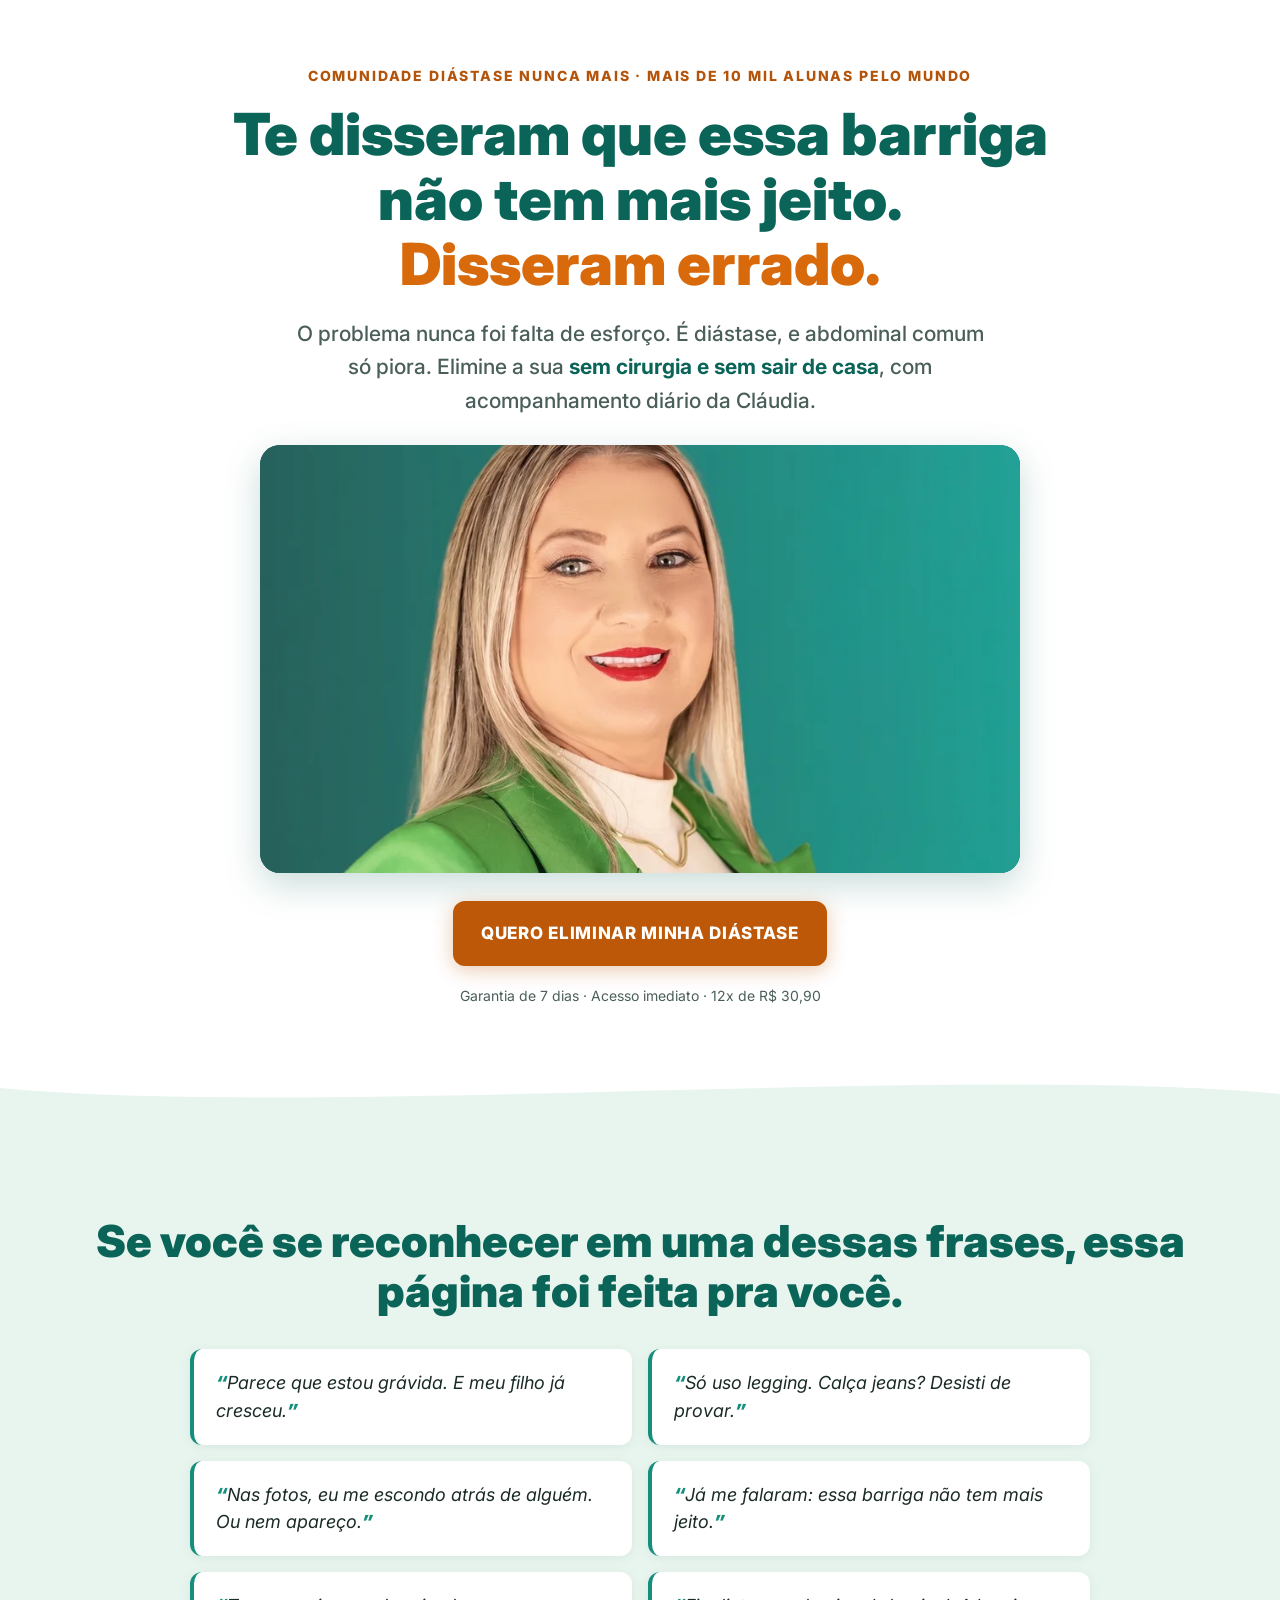
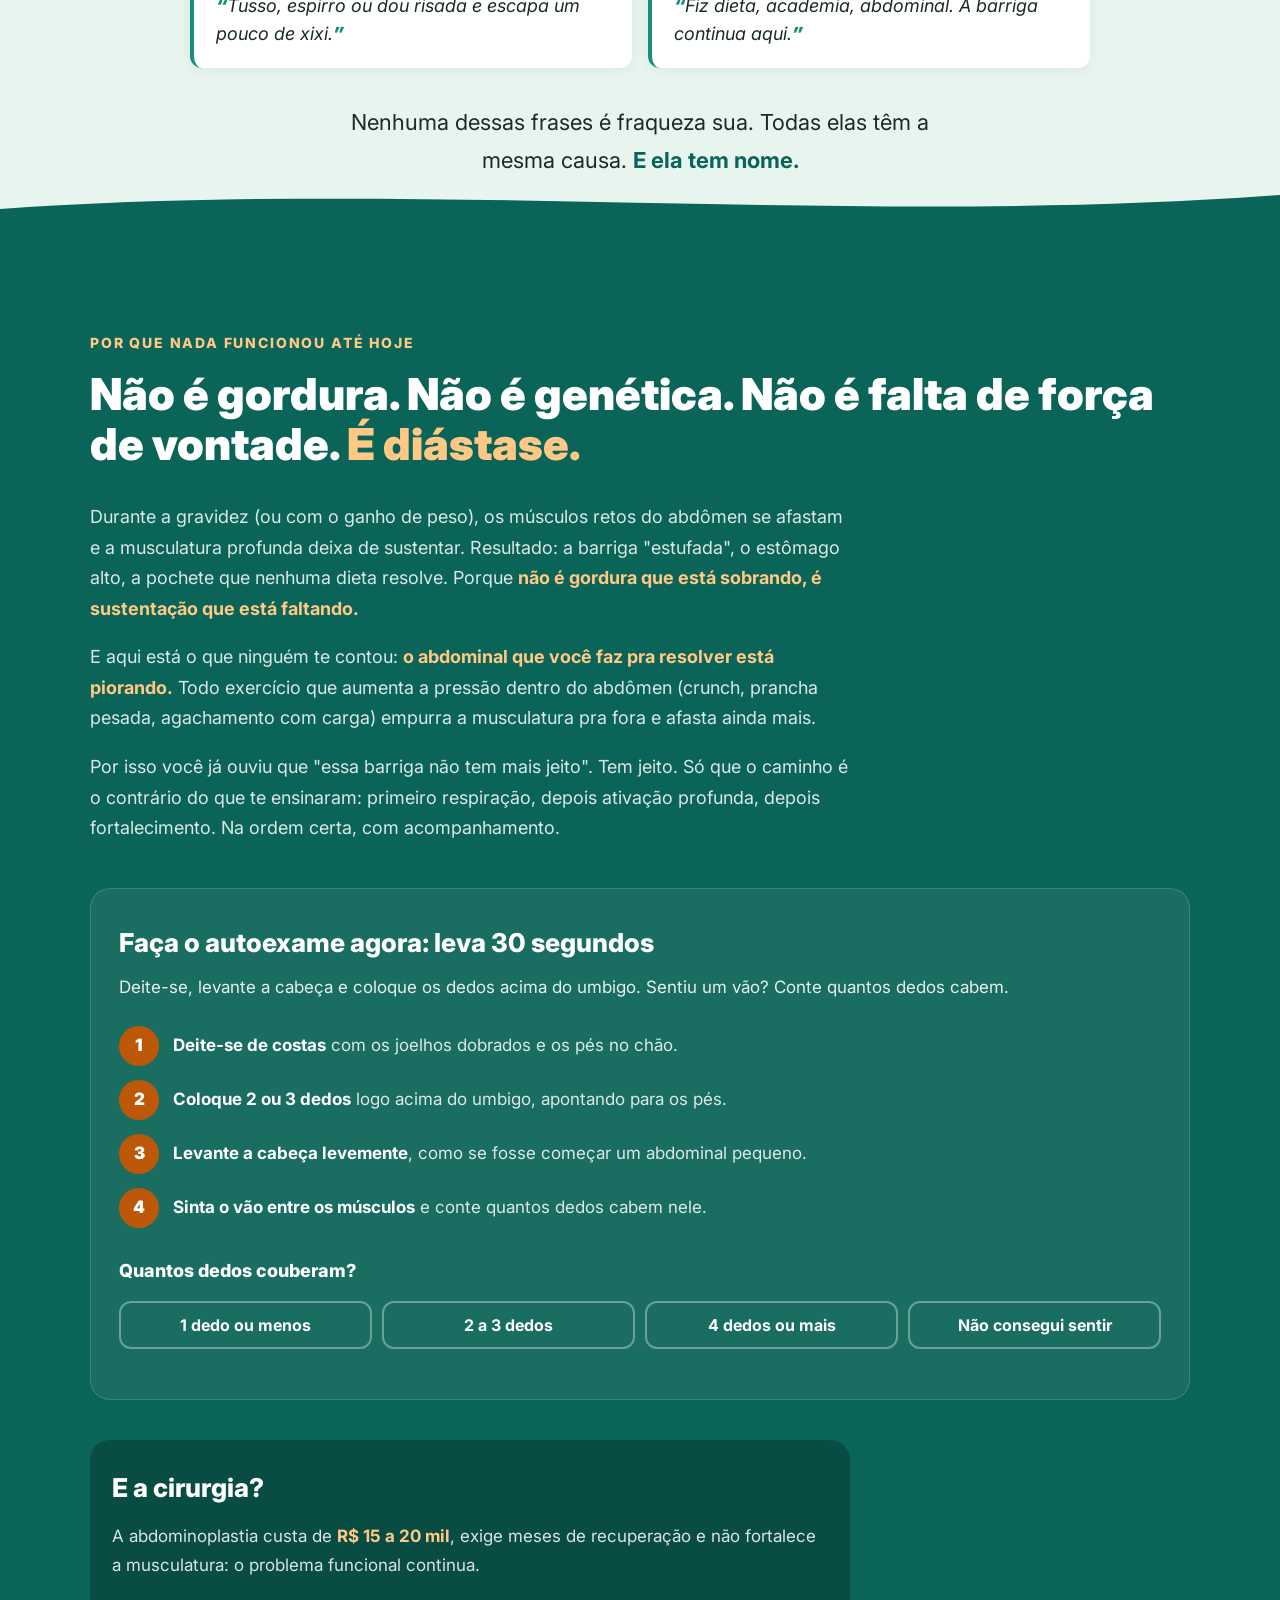
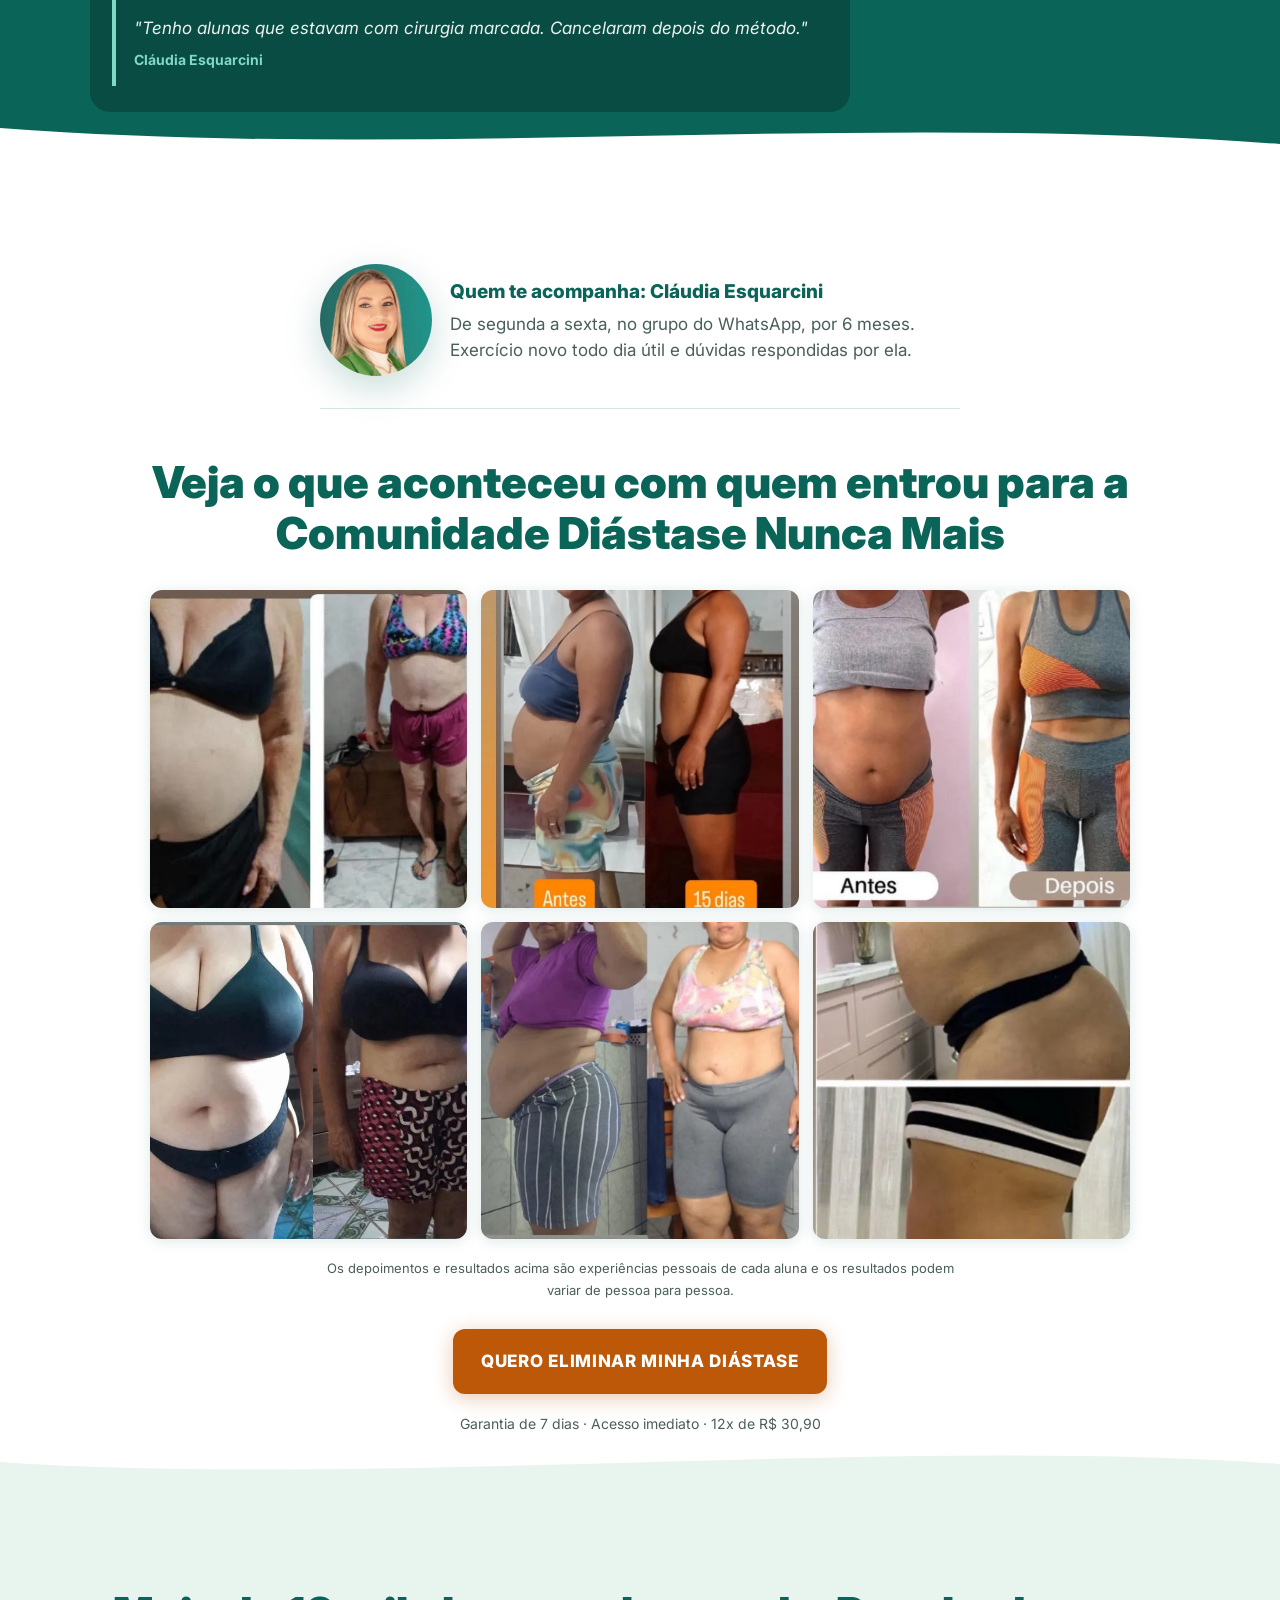
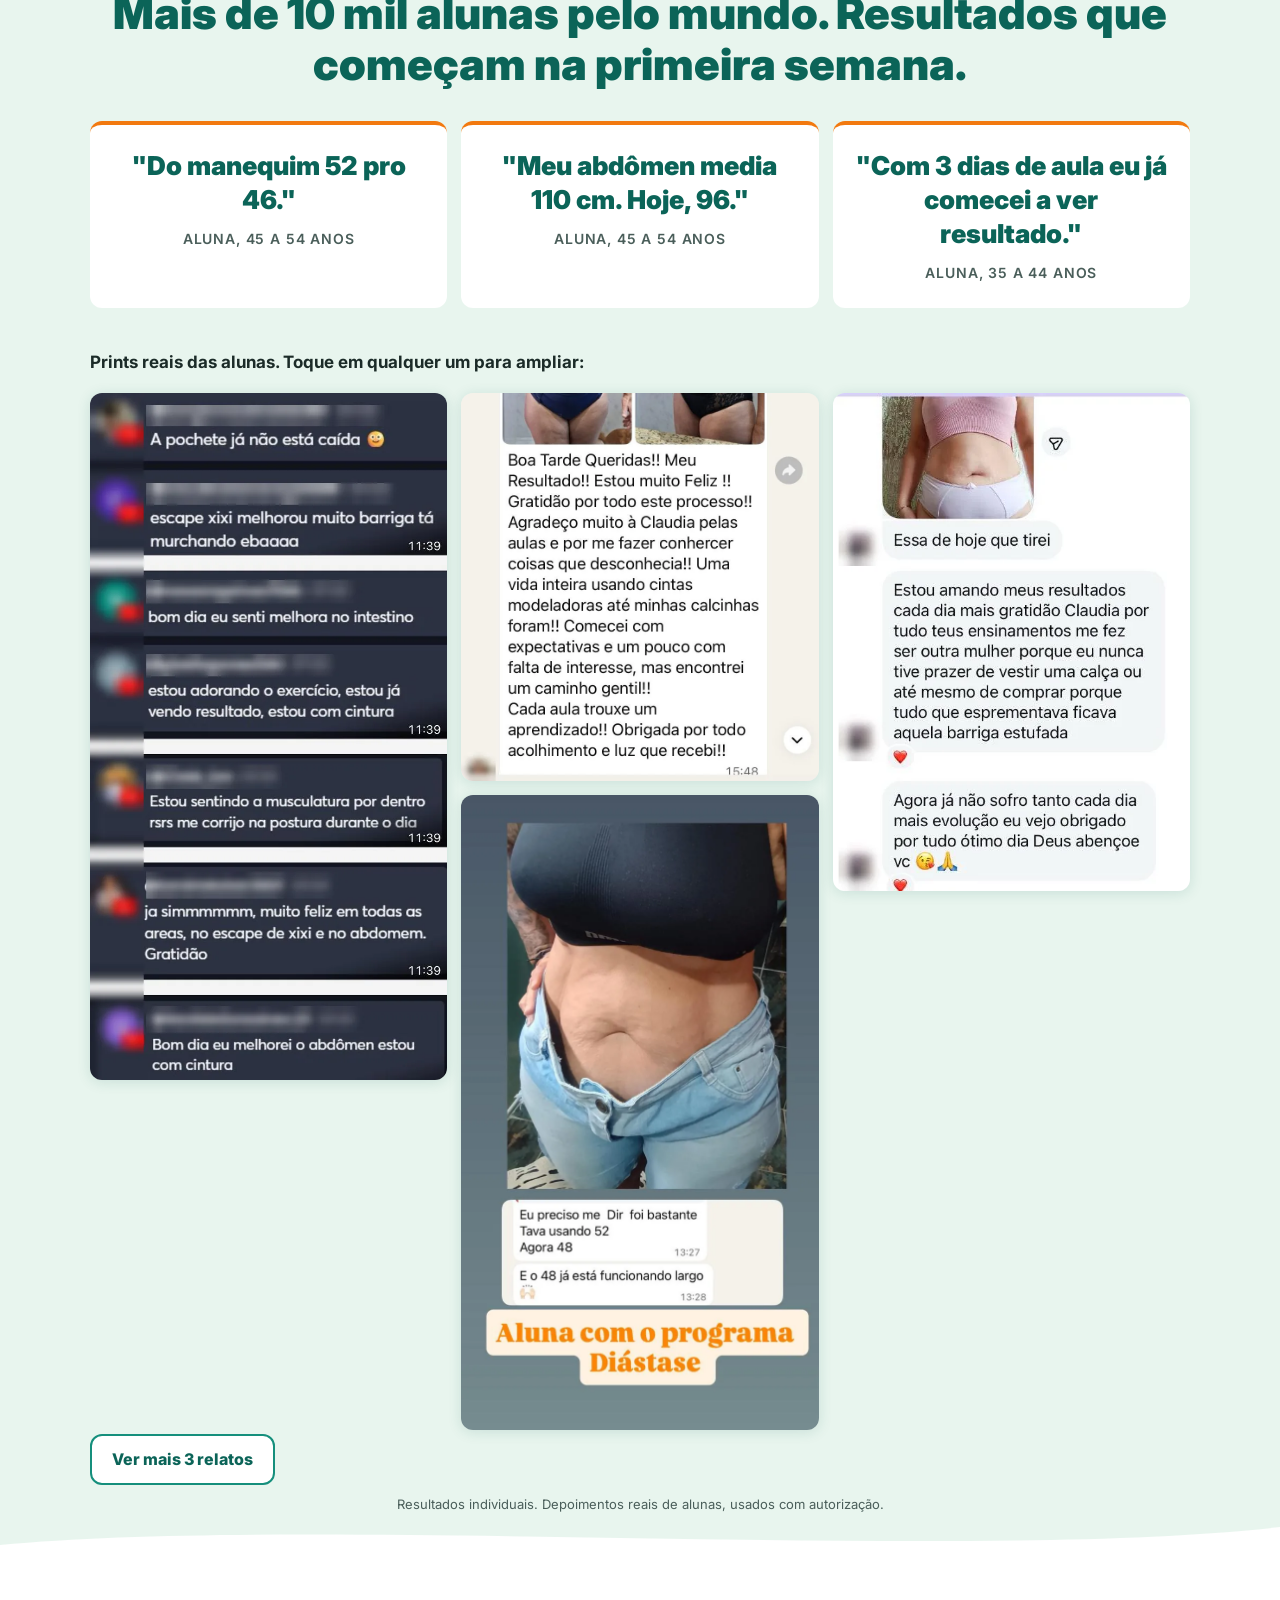
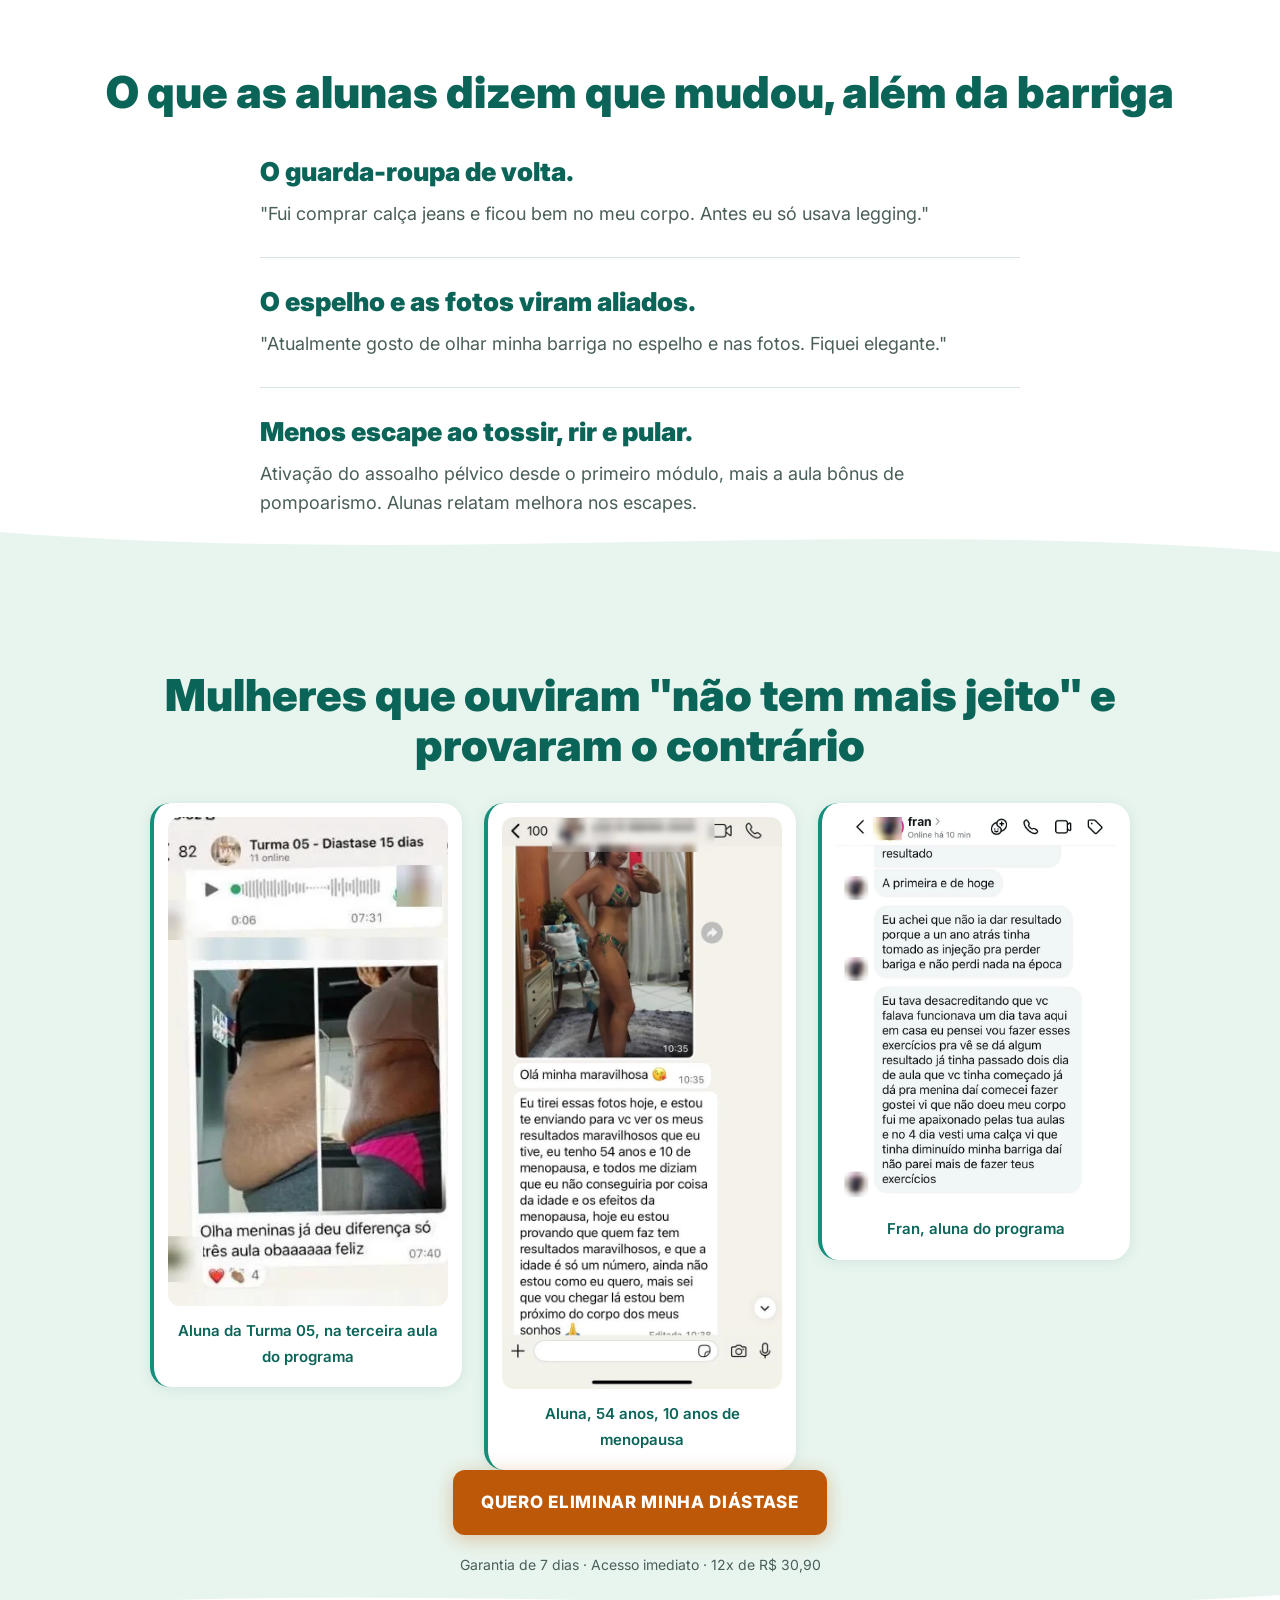
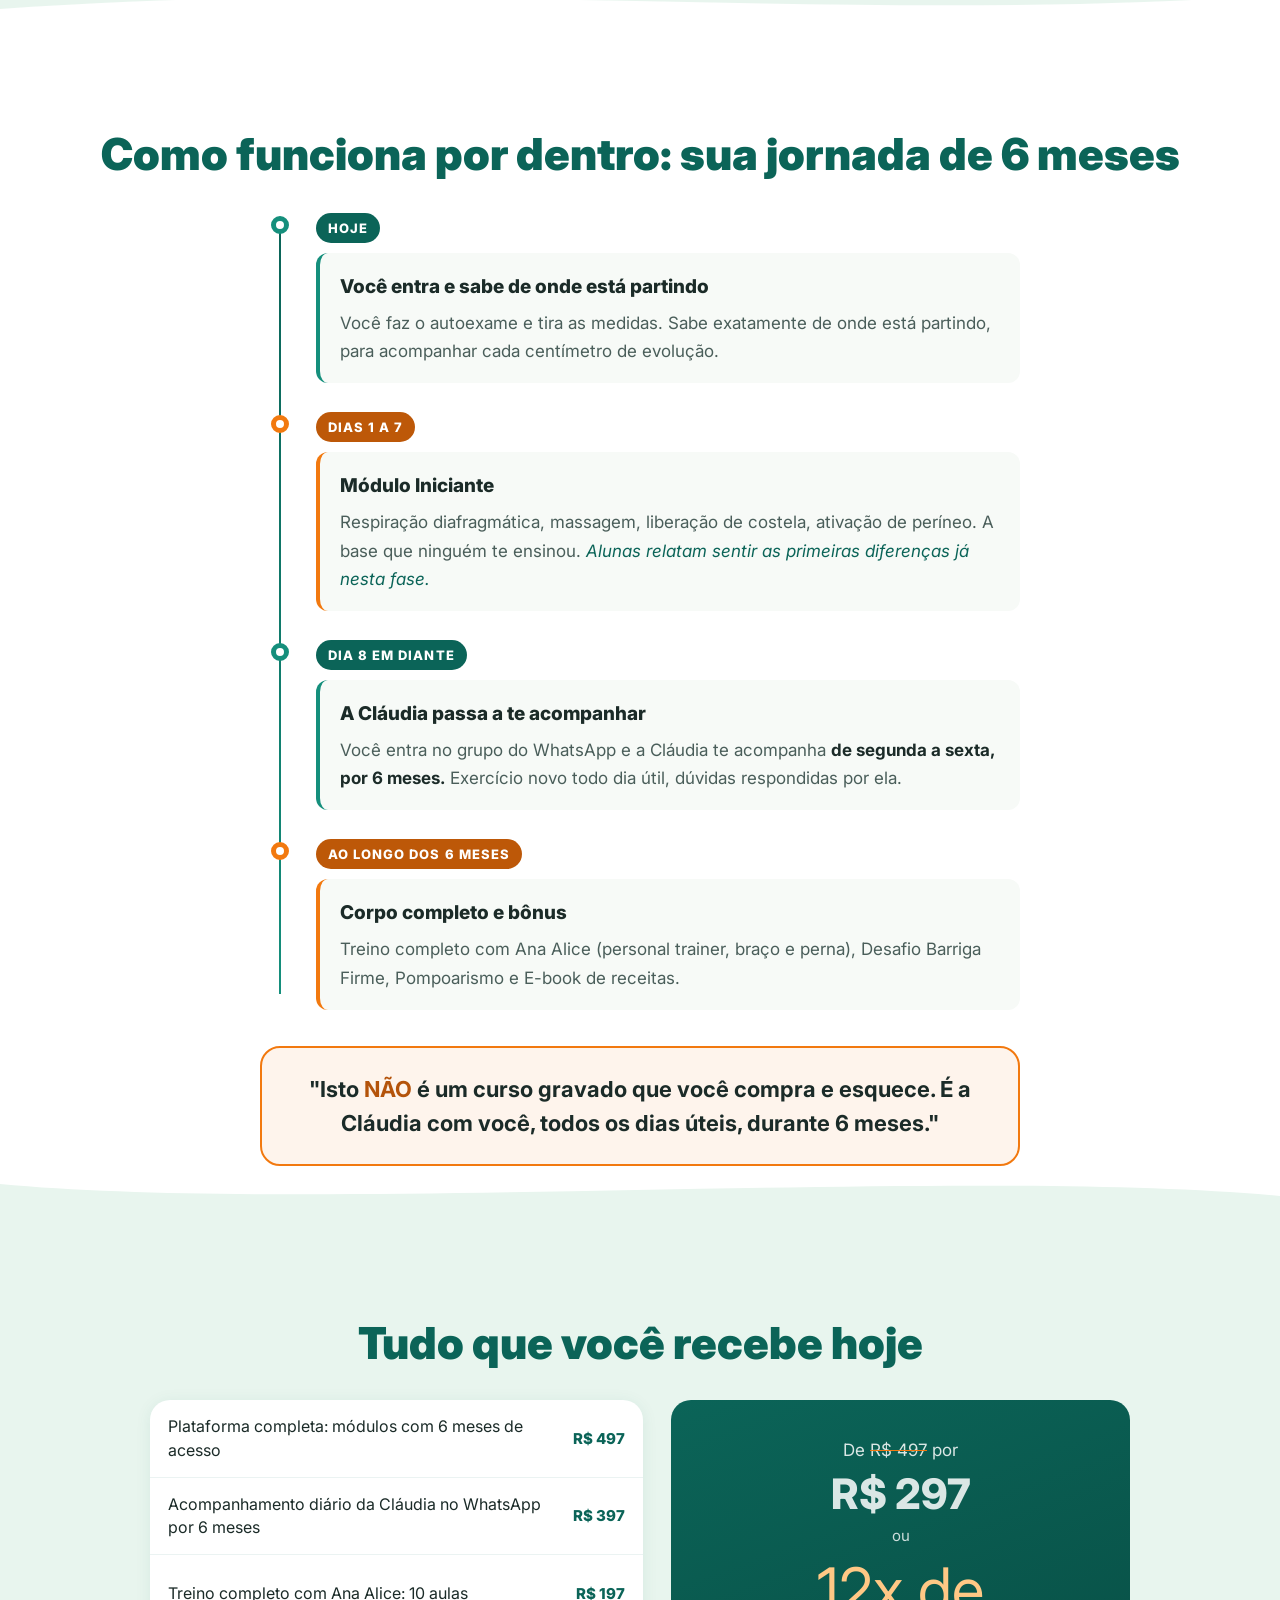
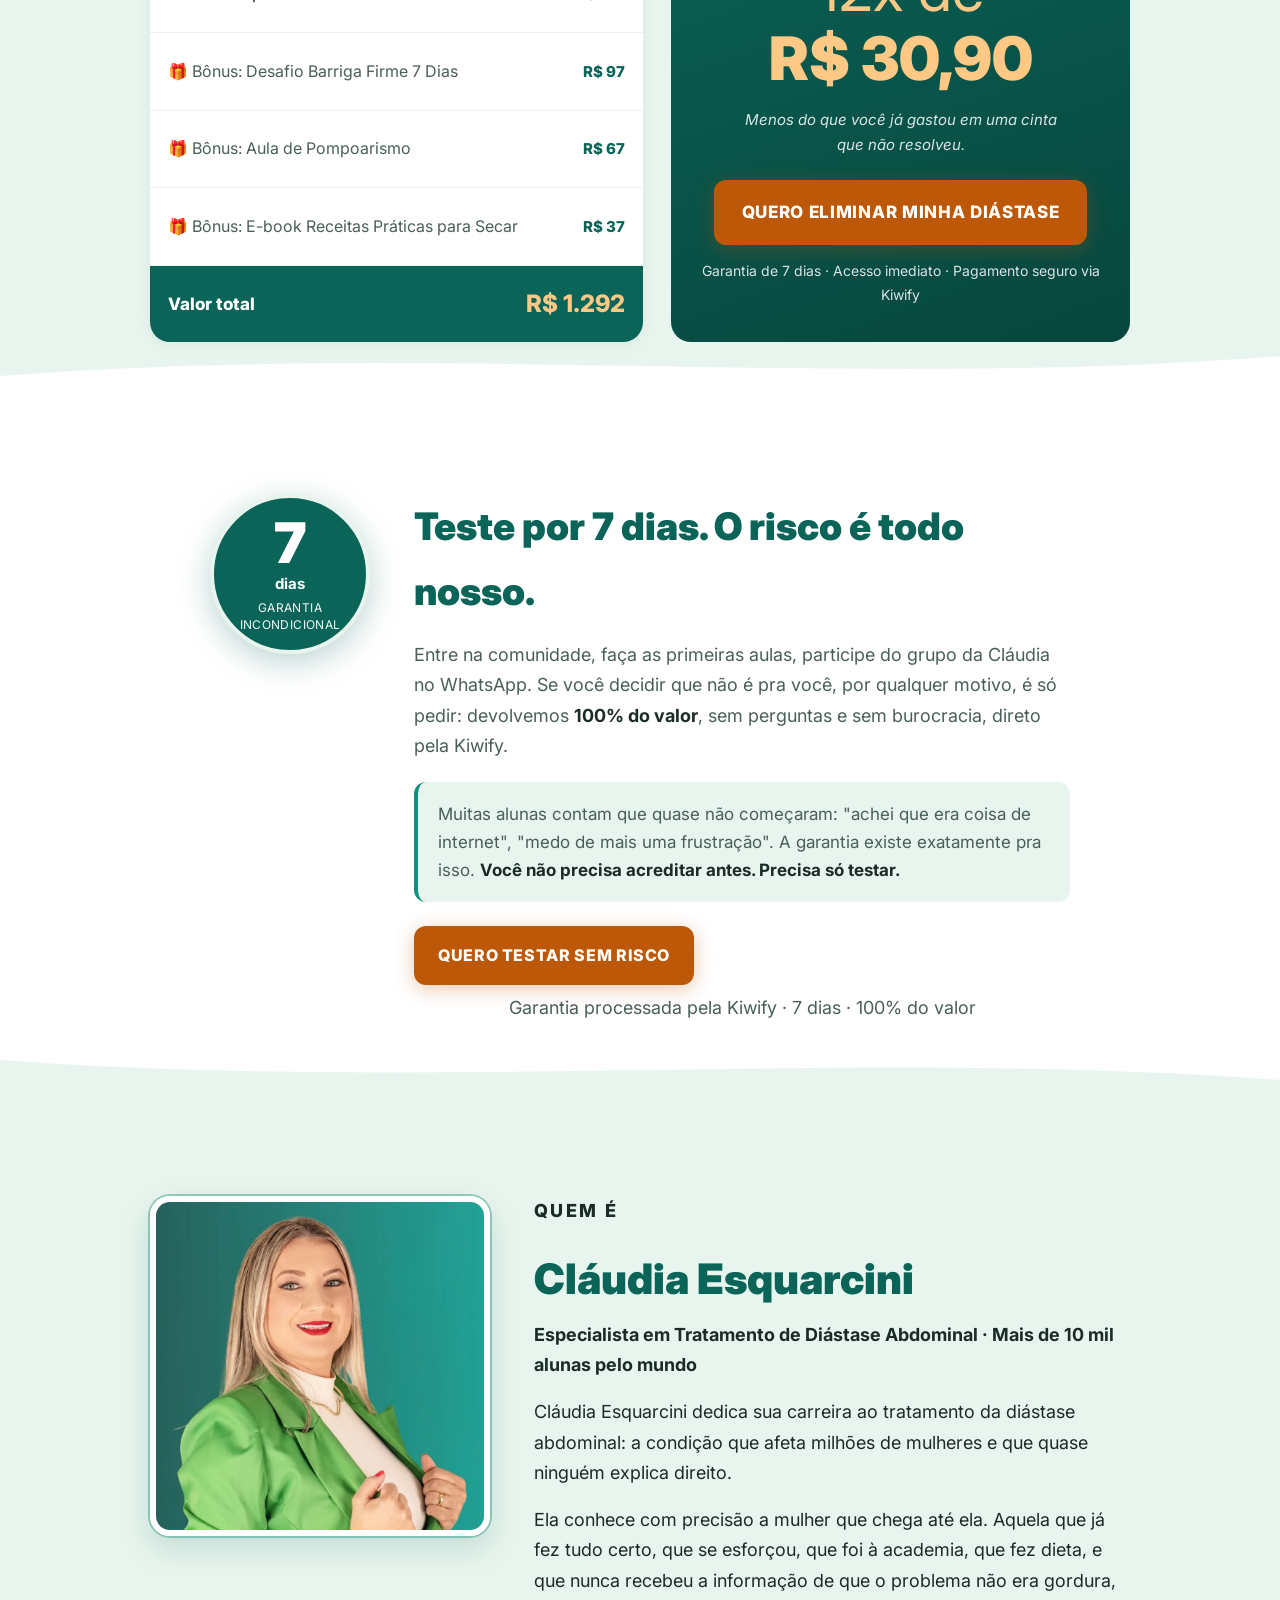
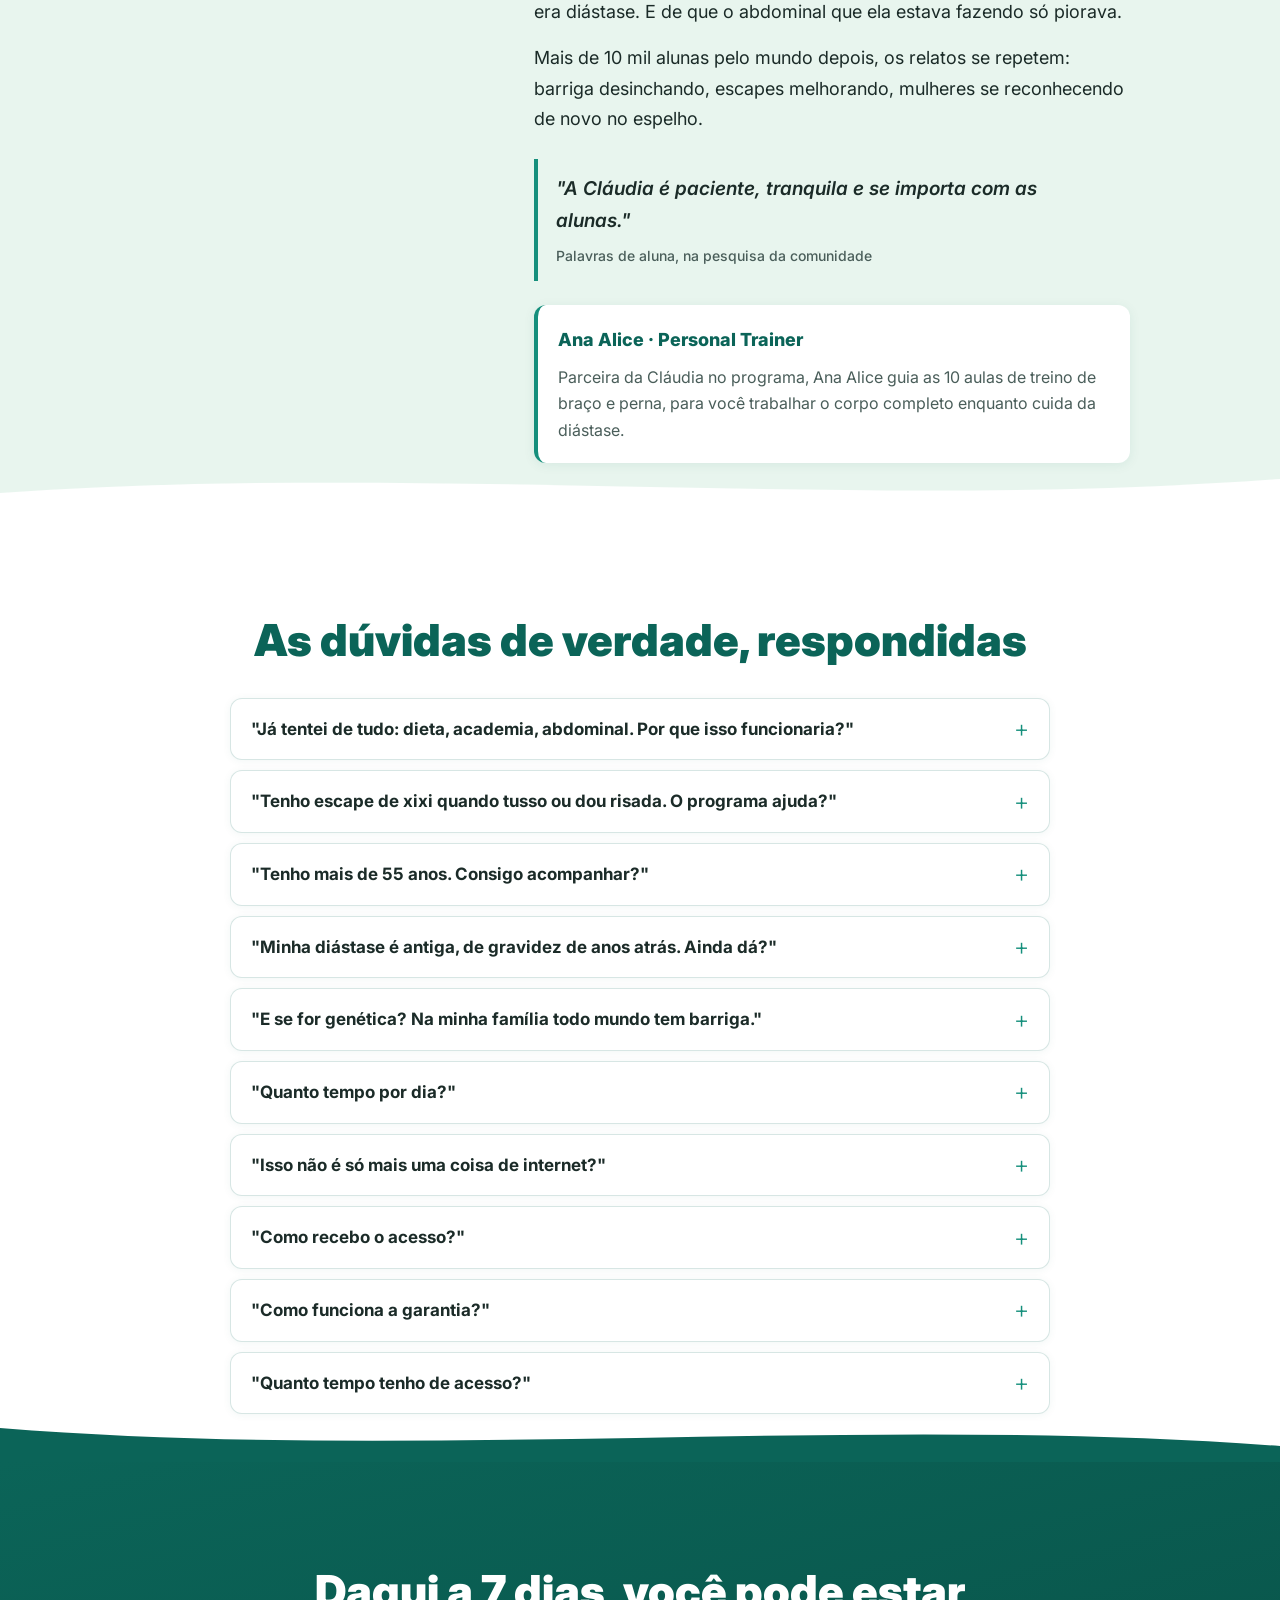
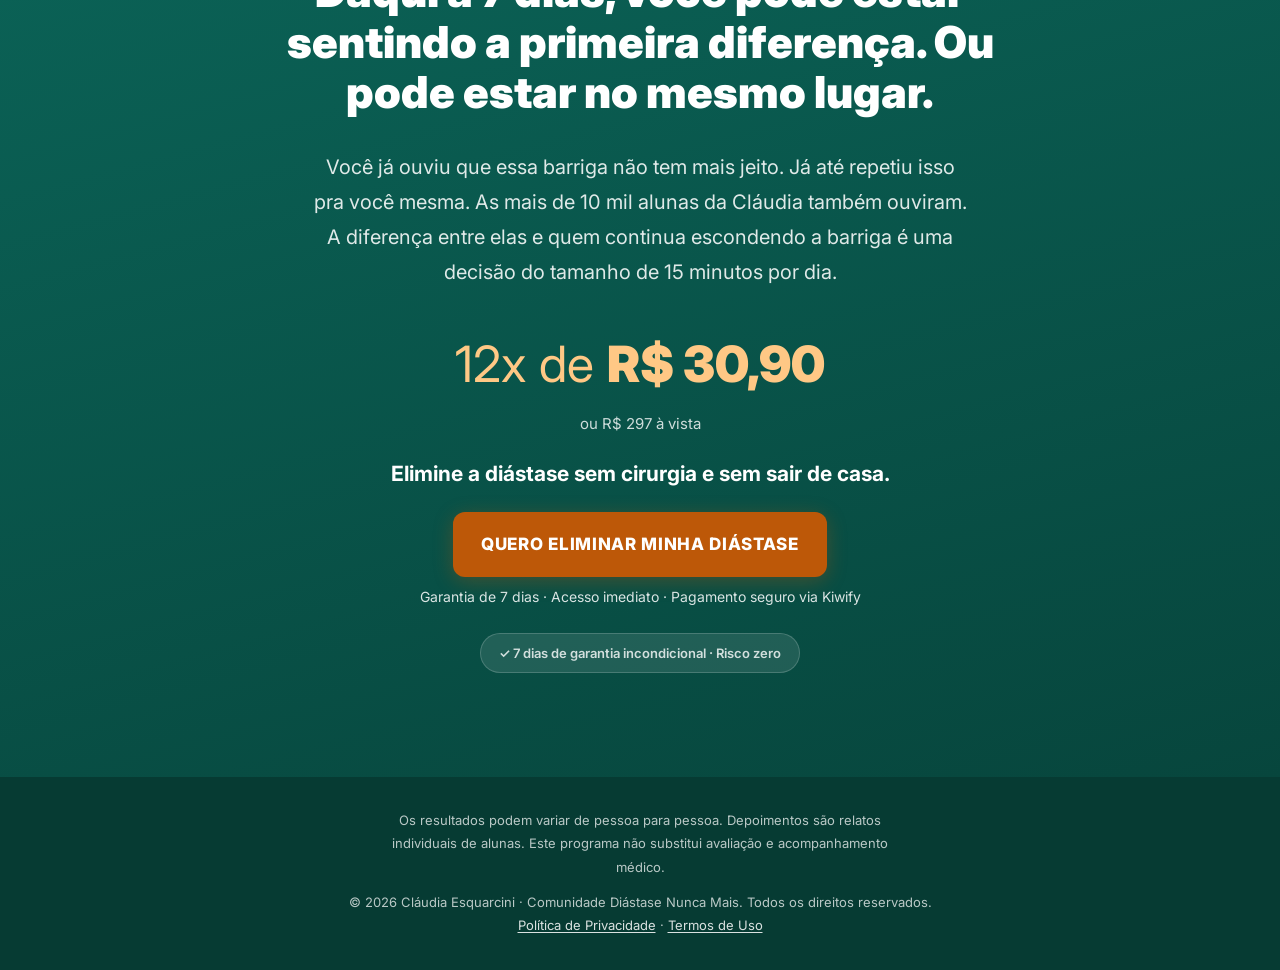
<file: index.html>
<!DOCTYPE html>
<html lang="pt-BR">
<head>
  <meta charset="UTF-8">
  <!-- Meta Pixel -->
  <script>
  !function(f,b,e,v,n,t,s)
  {if(f.fbq)return;n=f.fbq=function(){n.callMethod?
  n.callMethod.apply(n,arguments):n.queue.push(arguments)};
  if(!f._fbq)f._fbq=n;n.push=n;n.loaded=!0;n.version='2.0';
  n.queue=[];t=b.createElement(e);t.async=!0;
  t.src=v;s=b.getElementsByTagName(e)[0];
  s.parentNode.insertBefore(t,s)}(window, document,'script',
  'https://connect.facebook.net/en_US/fbevents.js');
  fbq('init', '1664425621411014');
  fbq('track', 'PageView');
  fbq('track', 'ViewContent', {
    content_name: 'Comunidade Diástase Nunca Mais',
    content_category: 'Saúde e Bem-estar',
    value: 297.00,
    currency: 'BRL'
  });
  </script>
  <noscript>
  <img height="1" width="1" style="display:none"
  src="https://www.facebook.com/tr?id=1664425621411014&ev=PageView&noscript=1"/>
  </noscript>
  <!-- End Meta Pixel -->

  <!-- VTurb: código de velocidade -->
  <script>!function(i,n){i._plt=i._plt||(n&&n.timeOrigin?n.timeOrigin+n.now():Date.now())}(window,performance);</script>
  <link rel="preload" href="https://scripts.converteai.net/000c5ac1-93bd-4583-b0ef-a70f7ec61d63/players/6a80bb3e47f9f6ed7af037f7/v4/player.js" as="script">
  <link rel="preload" href="https://scripts.converteai.net/lib/js/smartplayer-wc/v4/smartplayer.js" as="script">
  <link rel="preload" href="https://cdn.converteai.net/000c5ac1-93bd-4583-b0ef-a70f7ec61d63/6a80ba8fff01fadb2bd619f0/main.m3u8" as="fetch">
  <link rel="dns-prefetch" href="https://cdn.converteai.net">
  <link rel="dns-prefetch" href="https://scripts.converteai.net">
  <link rel="dns-prefetch" href="https://images.converteai.net">
  <link rel="dns-prefetch" href="https://license.vturb.com">
  <!-- End VTurb velocidade -->

  <!-- Google tag (gtag.js) -->
  <script async src="https://www.googletagmanager.com/gtag/js?id=G-PNTZ1658DX"></script>
  <script>
    window.dataLayer = window.dataLayer || [];
    function gtag(){dataLayer.push(arguments);}
    gtag('js', new Date());
    gtag('config', 'G-PNTZ1658DX');
  </script>
  <script>
    // ViewContent: quando a página carrega
    gtag('event', 'view_item', {
      currency: 'BRL',
      value: 297.00,
      items: [{
        item_name: 'Comunidade Diástase Nunca Mais',
        item_category: 'Saúde e Bem-estar',
        price: 297.00
      }]
    });

    // begin_checkout: quando qualquer botão de CTA é clicado
    document.addEventListener('DOMContentLoaded', function() {
      document.querySelectorAll('a[href*="pay.kiwify.com.br"]')
        .forEach(function(btn) {
          btn.addEventListener('click', function() {
            gtag('event', 'begin_checkout', {
              currency: 'BRL',
              value: 297.00,
              items: [{
                item_name: 'Comunidade Diástase Nunca Mais',
                price: 297.00
              }]
            });
          });
        });
    });

    // Progresso de scroll (25%, 50%, 75%, 100%)
    var scrollMarks = {25: false, 50: false, 75: false, 100: false};
    window.addEventListener('scroll', function() {
      var scrolled = (window.scrollY + window.innerHeight) /
                     document.documentElement.scrollHeight * 100;
      Object.keys(scrollMarks).forEach(function(mark) {
        if (!scrollMarks[mark] && scrolled >= mark) {
          scrollMarks[mark] = true;
          gtag('event', 'scroll_depth', {
            percent_scrolled: parseInt(mark),
            page: 'pagina_vendas_claudia'
          });
        }
      });
    });
  </script>
  <!-- End Google tag -->

  <!-- UTM passthrough: repassa os parâmetros utm da URL da página pro link de checkout do Kiwify -->
  <script>
    document.addEventListener('DOMContentLoaded', function() {
      var pageParams = new URLSearchParams(window.location.search);
      var utmKeys = ['utm_source', 'utm_medium', 'utm_campaign', 'utm_content', 'utm_term'];
      var utmParams = new URLSearchParams();
      utmKeys.forEach(function(key) {
        var value = pageParams.get(key);
        if (value) utmParams.set(key, value);
      });
      if (utmParams.toString() === '') return;

      document.querySelectorAll('a[href*="pay.kiwify.com.br"]').forEach(function(link) {
        var url = new URL(link.href, window.location.href);
        utmParams.forEach(function(value, key) {
          url.searchParams.set(key, value);
        });
        link.href = url.toString();
      });
    });
  </script>
  <!-- End UTM passthrough -->

  <meta name="viewport" content="width=device-width, initial-scale=1.0">
  <title>Comunidade Diástase Nunca Mais · Cláudia Esquarcini</title>
  <meta name="description" content="Te disseram que essa barriga não tem mais jeito. Disseram errado. Elimine a diástase sem cirurgia e sem sair de casa, com acompanhamento diário da Cláudia Esquarcini.">

  <link rel="preconnect" href="https://fonts.googleapis.com">
  <link rel="preconnect" href="https://fonts.gstatic.com" crossorigin>
  <link href="https://fonts.googleapis.com/css2?family=Inter:ital,wght@0,400;0,500;0,600;0,700;0,800;0,900;1,400;1,700&display=swap" rel="stylesheet">

  <link rel="stylesheet" href="css/style.css">
</head>
<body>

<!-- STICKY CTA (mobile): aparece quando o hero sai da tela -->
<div class="sticky-cta" id="stickyCta" aria-hidden="true" inert>
  <a href="https://pay.kiwify.com.br/fna2soC">QUERO ELIMINAR MINHA DIÁSTASE</a>
</div>

<!-- ============================================================
     1. HERO (fundo #FFFFFF)
     ============================================================ -->
<section class="s-hero" id="hero">
  <div class="container">
    <div class="hero__center">

      <p class="eyebrow eyebrow--center">Comunidade Diástase Nunca Mais &middot; Mais de 10 mil alunas pelo mundo</p>

      <h1 class="hero__headline">
        Te disseram que essa barriga não tem mais jeito.
        <span class="hero__highlight">Disseram errado.</span>
      </h1>

      <p class="hero__sub">
        O problema nunca foi falta de esforço. É diástase, e abdominal comum só piora.
        Elimine a sua <strong>sem cirurgia e sem sair de casa</strong>, com acompanhamento diário da Cláudia.
      </p>

      <!-- VSL: player VTurb -->
      <vturb-smartplayer id="vid-6a80bb3e47f9f6ed7af037f7" style="display: block; margin: 0 auto; width: 100%; "><div class="vturb-player-placeholder" style="position: relative; width: 100%; padding: 56.25% 0 0; z-index: 0; background-color: black;"></div></vturb-smartplayer>
      <script type="text/javascript">
      var s=document.createElement("script");
      s.src="https://scripts.converteai.net/000c5ac1-93bd-4583-b0ef-a70f7ec61d63/players/6a80bb3e47f9f6ed7af037f7/v4/player.js",
      s.async=!0,document.head.appendChild(s);
      </script>

      <div class="cta-block">
        <a href="https://pay.kiwify.com.br/fna2soC" class="btn-primary btn-xl">QUERO ELIMINAR MINHA DIÁSTASE</a>
        <p class="cta-micro">Garantia de 7 dias &middot; Acesso imediato &middot; 12x de R$&nbsp;30,90</p>
      </div>

    </div>
  </div>
  <div class="wave" aria-hidden="true"><svg xmlns="http://www.w3.org/2000/svg" viewBox="0 0 1440 48" preserveAspectRatio="none"><path d="M0,24 C360,54 1080,0 1440,30 L1440,48 L0,48 Z" fill="#E8F5EE"/></svg></div>
</section>

<!-- ============================================================
     2. ESPELHO (fundo #E8F5EE)
     ============================================================ -->
<section class="s-mirror" id="espelho">
  <div class="container">
    <h2 class="section-title section-title--center">Se você se reconhecer em uma dessas frases, essa página foi feita pra você.</h2>

    <div class="mirror-grid">
      <blockquote class="mirror-card">Parece que estou grávida. E meu filho já cresceu.</blockquote>
      <blockquote class="mirror-card">Só uso legging. Calça jeans? Desisti de provar.</blockquote>
      <blockquote class="mirror-card">Nas fotos, eu me escondo atrás de alguém. Ou nem apareço.</blockquote>
      <blockquote class="mirror-card">Já me falaram: essa barriga não tem mais jeito.</blockquote>
      <blockquote class="mirror-card">Tusso, espirro ou dou risada e escapa um pouco de xixi.</blockquote>
      <blockquote class="mirror-card">Fiz dieta, academia, abdominal. A barriga continua aqui.</blockquote>
    </div>

    <p class="mirror-close">Nenhuma dessas frases é fraqueza sua. Todas elas têm a mesma causa. <strong>E ela tem nome.</strong></p>
  </div>
  <div class="wave" aria-hidden="true"><svg xmlns="http://www.w3.org/2000/svg" viewBox="0 0 1440 48" preserveAspectRatio="none"><path d="M0,30 C480,0 960,48 1440,16 L1440,48 L0,48 Z" fill="#0B6458"/></svg></div>
</section>

<!-- ============================================================
     3. A REVELAÇÃO (fundo #0B6458)
     ============================================================ -->
<section class="s-reveal" id="revelacao">
  <div class="container">
    <p class="eyebrow">Por que nada funcionou até hoje</p>
    <h2 class="section-title section-title--light">Não é gordura. Não é genética. Não é falta de força de vontade. <span class="txt-orange">É diástase.</span></h2>

    <div class="reveal-body">
      <p>
        Durante a gravidez (ou com o ganho de peso), os músculos retos do abdômen se afastam
        e a musculatura profunda deixa de sustentar. Resultado: a barriga "estufada", o estômago
        alto, a pochete que nenhuma dieta resolve. Porque <strong>não é gordura que está sobrando,
        é sustentação que está faltando.</strong>
      </p>
      <p>
        E aqui está o que ninguém te contou: <strong>o abdominal que você faz pra resolver está
        piorando.</strong> Todo exercício que aumenta a pressão dentro do abdômen (crunch, prancha
        pesada, agachamento com carga) empurra a musculatura pra fora e afasta ainda mais.
      </p>
      <p>
        Por isso você já ouviu que "essa barriga não tem mais jeito". Tem jeito. Só que o
        caminho é o contrário do que te ensinaram: primeiro respiração, depois ativação
        profunda, depois fortalecimento. Na ordem certa, com acompanhamento.
      </p>
    </div>

    <!-- AUTOEXAME INTERATIVO -->
    <div class="selfexam" id="autoexame">
      <h3 class="selfexam__title">Faça o autoexame agora: leva 30 segundos</h3>
      <p class="selfexam__intro">Deite-se, levante a cabeça e coloque os dedos acima do umbigo. Sentiu um vão? Conte quantos dedos cabem.</p>

      <div class="selfexam__steps">
        <div class="step">
          <div class="step__num">1</div>
          <div class="step__text"><strong>Deite-se de costas</strong> com os joelhos dobrados e os pés no chão.</div>
        </div>
        <div class="step">
          <div class="step__num">2</div>
          <div class="step__text"><strong>Coloque 2 ou 3 dedos</strong> logo acima do umbigo, apontando para os pés.</div>
        </div>
        <div class="step">
          <div class="step__num">3</div>
          <div class="step__text"><strong>Levante a cabeça levemente</strong>, como se fosse começar um abdominal pequeno.</div>
        </div>
        <div class="step">
          <div class="step__num">4</div>
          <div class="step__text"><strong>Sinta o vão entre os músculos</strong> e conte quantos dedos cabem nele.</div>
        </div>
      </div>

      <p class="selfexam__question">Quantos dedos couberam?</p>
      <div class="selfexam__options" role="group" aria-label="Resultado do autoexame">
        <button type="button" class="exam-opt" data-result="exam-mild">1 dedo ou menos</button>
        <button type="button" class="exam-opt" data-result="exam-mod">2 a 3 dedos</button>
        <button type="button" class="exam-opt" data-result="exam-sev">4 dedos ou mais</button>
        <button type="button" class="exam-opt" data-result="exam-none">Não consegui sentir</button>
      </div>

      <div class="selfexam__results" aria-live="polite">
        <div class="exam-result exam-result--mild" id="exam-mild" hidden>
          <p><strong>Afastamento leve.</strong> É o cenário ideal para começar: a base de respiração e ativação profunda trabalha exatamente essa musculatura e ajuda a evitar que o afastamento aumente.</p>
          <p class="exam-next"><a href="#historias">Veja alunas que começaram como você</a></p>
        </div>
        <div class="exam-result exam-result--mod" id="exam-mod" hidden>
          <p><strong>Diástase moderada.</strong> É a faixa mais comum entre as alunas da Cláudia, e o perfil da maioria dos relatos que você vê nesta página.</p>
          <p class="exam-next"><a href="#historias">Veja alunas que começaram como você</a></p>
        </div>
        <div class="exam-result exam-result--sev" id="exam-sev" hidden>
          <p><strong>Diástase acentuada.</strong> O método também é para você: a Cláudia tem alunas com esse grau que relatam evolução, incluindo quem estava com cirurgia marcada e cancelou.</p>
          <p class="exam-next"><a href="#historias">Veja alunas que começaram como você</a></p>
        </div>
        <div class="exam-result exam-result--none" id="exam-none" hidden>
          <p><strong>Tudo bem, é comum na primeira vez.</strong> Muitas alunas só sentem o vão depois de aprender a relaxar e contrair do jeito certo. No primeiro dia a Cláudia te ensina a fazer o autoexame com calma, e a base de respiração e ativação profunda é o começo de todas as alunas.</p>
          <p class="exam-next"><a href="#historias">Veja alunas que começaram como você</a></p>
        </div>
      </div>
    </div>

    <!-- MINI-BLOCO ANTI-CIRURGIA -->
    <div class="antisurgery">
      <h3>E a cirurgia?</h3>
      <p>
        A abdominoplastia custa de <strong>R$&nbsp;15 a 20 mil</strong>, exige meses de recuperação e não
        fortalece a musculatura: o problema funcional continua.
      </p>
      <blockquote class="claudia-quote">
        <p>"Tenho alunas que estavam com cirurgia marcada. Cancelaram depois do método."</p>
        <footer>Cláudia Esquarcini</footer>
      </blockquote>
    </div>

  </div>
  <div class="wave" aria-hidden="true"><svg xmlns="http://www.w3.org/2000/svg" viewBox="0 0 1440 48" preserveAspectRatio="none"><path d="M0,16 C480,48 960,0 1440,32 L1440,48 L0,48 Z" fill="#FFFFFF"/></svg></div>
</section>

<!-- ============================================================
     4. ANTES E DEPOIS (fundo #FFFFFF)
     ============================================================ -->
<section class="s-beforeafter" id="antes-depois">
  <div class="container">
    <figure class="companion">
      <picture>
        <source srcset="img/claudia_rosto.webp" type="image/webp">
        <img src="img/claudia_rosto.jpg" alt="Cláudia Esquarcini, sorrindo" width="480" height="480" loading="lazy">
      </picture>
      <figcaption>
        <strong>Quem te acompanha: Cláudia Esquarcini</strong>
        De segunda a sexta, no grupo do WhatsApp, por 6 meses. Exercício novo todo dia útil e dúvidas respondidas por ela.
      </figcaption>
    </figure>

    <h2 class="section-title section-title--center">Veja o que aconteceu com quem entrou para a Comunidade Diástase Nunca Mais</h2>

    <div class="ba-grid">
      <button type="button" class="print ba-item" data-full="img/antes-depois/antes-depois-01.webp">
        <picture>
          <source srcset="img/antes-depois/antes-depois-01.webp" type="image/webp">
          <img src="img/antes-depois/antes-depois-01.jpg" alt="Antes e depois de aluna da comunidade, de frente, mostrando a redução do volume da barriga" width="798" height="522" loading="lazy">
        </picture>
      </button>
      <button type="button" class="print ba-item" data-full="img/antes-depois/antes-depois-02.webp">
        <picture>
          <source srcset="img/antes-depois/antes-depois-02.webp" type="image/webp">
          <img src="img/antes-depois/antes-depois-02.jpg" alt="Aluna da comunidade de lado, comparando o antes e os primeiros 15 dias de programa, com a barriga visivelmente menor" width="808" height="951" loading="lazy">
        </picture>
      </button>
      <button type="button" class="print ba-item" data-full="img/antes-depois/antes-depois-03.webp">
        <picture>
          <source srcset="img/antes-depois/antes-depois-03.webp" type="image/webp">
          <img src="img/antes-depois/antes-depois-03.jpg" alt="Antes e depois de aluna de conjunto de treino, de frente, com o abdômen mais firme na segunda foto" width="828" height="705" loading="lazy">
        </picture>
      </button>
      <button type="button" class="print ba-item" data-full="img/antes-depois/antes-depois-04.webp">
        <picture>
          <source srcset="img/antes-depois/antes-depois-04.webp" type="image/webp">
          <img src="img/antes-depois/antes-depois-04.jpg" alt="Antes e depois de aluna da comunidade mostrando a cintura e o abdômen com volume menor" width="822" height="582" loading="lazy">
        </picture>
      </button>
      <button type="button" class="print ba-item" data-full="img/antes-depois/antes-depois-06.webp">
        <picture>
          <source srcset="img/antes-depois/antes-depois-06.webp" type="image/webp">
          <img src="img/antes-depois/antes-depois-06.jpg" alt="Antes e depois de aluna da comunidade, com a barriga menor e a postura mais firme na foto da direita" width="828" height="818" loading="lazy">
        </picture>
      </button>
      <button type="button" class="print ba-item" data-full="img/antes-depois/antes-depois-07.webp">
        <picture>
          <source srcset="img/antes-depois/antes-depois-07.webp" type="image/webp">
          <img src="img/antes-depois/antes-depois-07.jpg" alt="Comparação de antes e depois de aluna, de lado, com o volume da barriga reduzido" width="504" height="1079" loading="lazy">
        </picture>
      </button>
    </div>

    <p class="disclaimer-line">Os depoimentos e resultados acima são experiências pessoais de cada aluna e os resultados podem variar de pessoa para pessoa.</p>

    <div class="cta-block">
      <a href="https://pay.kiwify.com.br/fna2soC" class="btn-primary btn-xl">QUERO ELIMINAR MINHA DIÁSTASE</a>
      <p class="cta-micro">Garantia de 7 dias &middot; Acesso imediato &middot; 12x de R$&nbsp;30,90</p>
    </div>
  </div>
  <div class="wave" aria-hidden="true"><svg xmlns="http://www.w3.org/2000/svg" viewBox="0 0 1440 48" preserveAspectRatio="none"><path d="M0,26 C420,52 1020,0 1440,28 L1440,48 L0,48 Z" fill="#E8F5EE"/></svg></div>
</section>

<!-- ============================================================
     5. PROVA RÁPIDA (fundo #E8F5EE)
     ============================================================ -->
<section class="s-proof" id="prova">
  <div class="container">
    <h2 class="section-title section-title--center">Mais de 10 mil alunas pelo mundo. Resultados que começam na primeira semana.</h2>

    <div class="proof-stats">
      <div class="stat-card">
        <p class="stat-quote">"Do manequim 52 pro 46."</p>
        <p class="stat-who">Aluna, 45 a 54 anos</p>
      </div>
      <div class="stat-card">
        <p class="stat-quote">"Meu abdômen media 110 cm. Hoje, 96."</p>
        <p class="stat-who">Aluna, 45 a 54 anos</p>
      </div>
      <div class="stat-card">
        <p class="stat-quote">"Com 3 dias de aula eu já comecei a ver resultado."</p>
        <p class="stat-who">Aluna, 35 a 44 anos</p>
      </div>
    </div>

    <p class="proof-subtitle">Prints reais das alunas. Toque em qualquer um para ampliar:</p>

    <div class="print-grid">
      <button type="button" class="print" data-full="img/depoimentos/comentarios-live.webp">
        <picture>
          <source srcset="img/depoimentos/comentarios-live.webp" type="image/webp">
          <img src="img/depoimentos/comentarios-live.jpg" alt="Print de comentários de alunas ao vivo relatando melhora na barriga, no intestino e nos escapes de urina" width="666" height="1280" loading="lazy">
        </picture>
      </button>
      <button type="button" class="print" data-full="img/depoimentos/cintas-resultado.webp">
        <picture>
          <source srcset="img/depoimentos/cintas-resultado.webp" type="image/webp">
          <img src="img/depoimentos/cintas-resultado.jpg" alt="Print de aluna com fotos do resultado relatando que passou a vida usando cintas modeladoras e encontrou um caminho gentil" width="828" height="898" loading="lazy">
        </picture>
      </button>
      <button type="button" class="print" data-full="img/depoimentos/manequim-52-48.webp">
        <picture>
          <source srcset="img/depoimentos/manequim-52-48.webp" type="image/webp">
          <img src="img/depoimentos/manequim-52-48.jpg" alt="Print de aluna do programa mostrando a calça jeans que vestiu, relatando que usava manequim 52 e agora o 48 está largo" width="720" height="1280" loading="lazy">
        </picture>
      </button>
      <button type="button" class="print" data-full="img/depoimentos/calca-jeans.webp">
        <picture>
          <source srcset="img/depoimentos/calca-jeans.webp" type="image/webp">
          <img src="img/depoimentos/calca-jeans.jpg" alt="Print de aluna com foto do resultado relatando que nunca tinha tido prazer de vestir uma calça por causa da barriga estufada" width="513" height="714" loading="lazy">
        </picture>
      </button>
    </div>

    <details class="more-prints">
      <summary>Ver mais 3 relatos</summary>
      <div class="print-grid">
      <button type="button" class="print" data-full="img/depoimentos/abdomen-definido.webp">
        <picture>
          <source srcset="img/depoimentos/abdomen-definido.webp" type="image/webp">
          <img src="img/depoimentos/abdomen-definido.jpg" alt="Print de feedback de aluna com foto do abdômen relatando linhas de definição muscular e intestino funcionando melhor" width="720" height="1280" loading="lazy">
        </picture>
      </button>
      <button type="button" class="print" data-full="img/depoimentos/comentario-abdomen.webp">
        <picture>
          <source srcset="img/depoimentos/comentario-abdomen.webp" type="image/webp">
          <img src="img/depoimentos/comentario-abdomen.jpg" alt="Comentário de aluna relatando que fez exercícios de abdômen a vida inteira e aprendeu com as aulas que não precisava" width="648" height="319" loading="lazy">
        </picture>
      </button>
      <button type="button" class="print" data-full="img/depoimentos/comentario-15-dias.webp">
        <picture>
          <source srcset="img/depoimentos/comentario-15-dias.webp" type="image/webp">
          <img src="img/depoimentos/comentario-15-dias.jpg" alt="Comentário de aluna relatando que com 15 dias de aulas já está bem melhor" width="800" height="231" loading="lazy">
        </picture>
      </button>
      </div>
    </details>

    <p class="disclaimer-line">Resultados individuais. Depoimentos reais de alunas, usados com autorização.</p>
  </div>
  <div class="wave" aria-hidden="true"><svg xmlns="http://www.w3.org/2000/svg" viewBox="0 0 1440 48" preserveAspectRatio="none"><path d="M0,30 C360,0 1080,48 1440,12 L1440,48 L0,48 Z" fill="#FFFFFF"/></svg></div>
</section>

<!-- ============================================================
     6. O QUE MUDA (fundo #FFFFFF)
     ============================================================ -->
<section class="s-changes" id="o-que-muda">
  <div class="container">
    <h2 class="section-title section-title--center">O que as alunas dizem que mudou, além da barriga</h2>

    <ul class="changes-list">
      <li>
        <h3>O guarda-roupa de volta.</h3>
        <p>"Fui comprar calça jeans e ficou bem no meu corpo. Antes eu só usava legging."</p>
      </li>
      <li>
        <h3>O espelho e as fotos viram aliados.</h3>
        <p>"Atualmente gosto de olhar minha barriga no espelho e nas fotos. Fiquei elegante."</p>
      </li>
      <li>
        <h3>Menos escape ao tossir, rir e pular.</h3>
        <p>Ativação do assoalho pélvico desde o primeiro módulo, mais a aula bônus de pompoarismo. Alunas relatam melhora nos escapes.</p>
      </li>
    </ul>
  </div>
  <div class="wave" aria-hidden="true"><svg xmlns="http://www.w3.org/2000/svg" viewBox="0 0 1440 48" preserveAspectRatio="none"><path d="M0,14 C480,48 960,0 1440,34 L1440,48 L0,48 Z" fill="#E8F5EE"/></svg></div>
</section>

<!-- ============================================================
     7. HISTÓRIAS REAIS (fundo #E8F5EE)
     ============================================================ -->
<section class="s-stories" id="historias">
  <div class="container">
    <h2 class="section-title section-title--center">Mulheres que ouviram "não tem mais jeito" e provaram o contrário</h2>

    <div class="stories-grid">
      <figure class="story-card">
        <button type="button" class="print print--story" data-full="img/depoimentos/grupo-3-aulas.webp">
          <picture>
            <source srcset="img/depoimentos/grupo-3-aulas.webp" type="image/webp">
            <img src="img/depoimentos/grupo-3-aulas.jpg" alt="Print do grupo de WhatsApp com foto de antes e depois da barriga e a mensagem: olha meninas, já deu diferença, só três aulas" width="337" height="589" loading="lazy">
          </picture>
        </button>
        <figcaption>Aluna da Turma 05, na terceira aula do programa</figcaption>
      </figure>

      <figure class="story-card">
        <button type="button" class="print print--story" data-full="img/depoimentos/aluna-54-anos.webp">
          <picture>
            <source srcset="img/depoimentos/aluna-54-anos.webp" type="image/webp">
            <img src="img/depoimentos/aluna-54-anos.jpg" alt="Print de conversa com foto do resultado de aluna de 54 anos relatando que todos diziam que ela não conseguiria por causa da idade e da menopausa" width="626" height="1280" loading="lazy">
          </picture>
        </button>
        <figcaption>Aluna, 54 anos, 10 anos de menopausa</figcaption>
      </figure>

      <figure class="story-card">
        <button type="button" class="print print--story" data-full="img/depoimentos/fran-historia.webp">
          <picture>
            <source srcset="img/depoimentos/fran-historia.webp" type="image/webp">
            <img src="img/depoimentos/fran-historia.jpg" alt="Print de conversa da aluna Fran contando que achou que não ia dar resultado e no quarto dia vestiu uma calça e viu que a barriga tinha diminuído" width="828" height="1146" loading="lazy">
          </picture>
        </button>
        <figcaption>Fran, aluna do programa</figcaption>
      </figure>
    </div>

    <div class="cta-block">
      <a href="https://pay.kiwify.com.br/fna2soC" class="btn-primary btn-xl">QUERO ELIMINAR MINHA DIÁSTASE</a>
      <p class="cta-micro">Garantia de 7 dias &middot; Acesso imediato &middot; 12x de R$&nbsp;30,90</p>
    </div>
  </div>
  <div class="wave" aria-hidden="true"><svg xmlns="http://www.w3.org/2000/svg" viewBox="0 0 1440 48" preserveAspectRatio="none"><path d="M0,32 C480,0 960,48 1440,18 L1440,48 L0,48 Z" fill="#FFFFFF"/></svg></div>
</section>

<!-- ============================================================
     8. A JORNADA (fundo #FFFFFF)
     ============================================================ -->
<section class="s-journey" id="jornada">
  <div class="container">
    <h2 class="section-title section-title--center">Como funciona por dentro: sua jornada de 6 meses</h2>

    <div class="timeline" role="list">

      <div class="timeline__item timeline__item--green" role="listitem">
        <div class="timeline__dot"></div>
        <div class="timeline__badge">Hoje</div>
        <div class="timeline__body">
          <h3>Você entra e sabe de onde está partindo</h3>
          <p>Você faz o autoexame e tira as medidas. Sabe exatamente de onde está partindo, para acompanhar cada centímetro de evolução.</p>
        </div>
      </div>

      <div class="timeline__item timeline__item--gold" role="listitem">
        <div class="timeline__dot"></div>
        <div class="timeline__badge">Dias 1 a 7</div>
        <div class="timeline__body">
          <h3>Módulo Iniciante</h3>
          <p>Respiração diafragmática, massagem, liberação de costela, ativação de períneo. A base que ninguém te ensinou. <em>Alunas relatam sentir as primeiras diferenças já nesta fase.</em></p>
        </div>
      </div>

      <div class="timeline__item timeline__item--green" role="listitem">
        <div class="timeline__dot"></div>
        <div class="timeline__badge">Dia 8 em diante</div>
        <div class="timeline__body">
          <h3>A Cláudia passa a te acompanhar</h3>
          <p>Você entra no grupo do WhatsApp e a Cláudia te acompanha <strong>de segunda a sexta, por 6 meses.</strong> Exercício novo todo dia útil, dúvidas respondidas por ela.</p>
        </div>
      </div>

      <div class="timeline__item timeline__item--gold" role="listitem">
        <div class="timeline__dot"></div>
        <div class="timeline__badge">Ao longo dos 6 meses</div>
        <div class="timeline__body">
          <h3>Corpo completo e bônus</h3>
          <p>Treino completo com Ana Alice (personal trainer, braço e perna), Desafio Barriga Firme, Pompoarismo e E-book de receitas.</p>
        </div>
      </div>

    </div>

    <div class="journey-highlight">
      <p>"Isto <strong>NÃO</strong> é um curso gravado que você compra e esquece. É a Cláudia com você, todos os dias úteis, durante 6 meses."</p>
    </div>
  </div>
  <div class="wave" aria-hidden="true"><svg xmlns="http://www.w3.org/2000/svg" viewBox="0 0 1440 48" preserveAspectRatio="none"><path d="M0,18 C360,48 1080,0 1440,30 L1440,48 L0,48 Z" fill="#E8F5EE"/></svg></div>
</section>

<!-- ============================================================
     9. OFERTA (fundo #E8F5EE, price-card #0B6458)
     ============================================================ -->
<section class="s-offer" id="oferta">
  <div class="container">
    <h2 class="section-title section-title--center">Tudo que você recebe hoje</h2>

    <div class="offer-layout">

      <div class="value-stack">
        <div class="stack-row">
          <span class="stack-label">Plataforma completa: módulos com 6 meses de acesso</span>
          <span class="stack-val">R$&nbsp;497</span>
        </div>
        <div class="stack-row">
          <span class="stack-label">Acompanhamento diário da Cláudia no WhatsApp por 6 meses</span>
          <span class="stack-val">R$&nbsp;397</span>
        </div>
        <div class="stack-row">
          <span class="stack-label">Treino completo com Ana Alice: 10 aulas</span>
          <span class="stack-val">R$&nbsp;197</span>
        </div>
        <div class="stack-row stack-row--bonus">
          <span class="stack-label">&#127873; Bônus: Desafio Barriga Firme 7 Dias</span>
          <span class="stack-val">R$&nbsp;97</span>
        </div>
        <div class="stack-row stack-row--bonus">
          <span class="stack-label">&#127873; Bônus: Aula de Pompoarismo</span>
          <span class="stack-val">R$&nbsp;67</span>
        </div>
        <div class="stack-row stack-row--bonus">
          <span class="stack-label">&#127873; Bônus: E-book Receitas Práticas para Secar</span>
          <span class="stack-val">R$&nbsp;37</span>
        </div>
        <div class="stack-total">
          <span>Valor total</span>
          <span>R$&nbsp;1.292</span>
        </div>
      </div>

      <div class="price-card" id="checkout">
        <p class="price-from">De <s>R$&nbsp;497</s> por</p>
        <p class="price-main">R$&nbsp;297</p>
        <p class="price-or">ou</p>
        <p class="price-installment">12x de <strong>R$&nbsp;30,90</strong></p>
        <p class="price-compare">Menos do que você já gastou em uma cinta que não resolveu.</p>
        <a href="https://pay.kiwify.com.br/fna2soC" class="btn-primary btn-xl">QUERO ELIMINAR MINHA DIÁSTASE</a>
        <p class="cta-micro cta-micro--light">Garantia de 7 dias &middot; Acesso imediato &middot; Pagamento seguro via Kiwify</p>
      </div>

    </div>
  </div>
  <div class="wave" aria-hidden="true"><svg xmlns="http://www.w3.org/2000/svg" viewBox="0 0 1440 48" preserveAspectRatio="none"><path d="M0,34 C480,0 960,48 1440,14 L1440,48 L0,48 Z" fill="#FFFFFF"/></svg></div>
</section>

<!-- ============================================================
     10. GARANTIA (fundo #FFFFFF)
     ============================================================ -->
<section class="s-guarantee" id="garantia">
  <div class="container">
    <div class="guarantee-inner">

      <div class="guarantee-seal" aria-label="Garantia de 7 dias incondicional">
        <div class="seal">
          <div class="seal__num">7</div>
          <div class="seal__days">dias</div>
          <div class="seal__text">Garantia<br>Incondicional</div>
        </div>
      </div>

      <div class="guarantee-text">
        <h2>Teste por 7 dias. O risco é todo nosso.</h2>
        <p>
          Entre na comunidade, faça as primeiras aulas, participe do grupo da Cláudia no WhatsApp.
          Se você decidir que não é pra você, por qualquer motivo, é só pedir: devolvemos
          <strong>100% do valor</strong>, sem perguntas e sem burocracia, direto pela Kiwify.
        </p>
        <div class="guarantee-note">
          <p>
            Muitas alunas contam que quase não começaram: "achei que era coisa de internet",
            "medo de mais uma frustração". A garantia existe exatamente pra isso.
            <strong>Você não precisa acreditar antes. Precisa só testar.</strong>
          </p>
        </div>
        <a href="https://pay.kiwify.com.br/fna2soC" class="btn-primary">QUERO TESTAR SEM RISCO</a>
        <p class="cta-micro">Garantia processada pela Kiwify &middot; 7 dias &middot; 100% do valor</p>
      </div>

    </div>
  </div>
  <div class="wave" aria-hidden="true"><svg xmlns="http://www.w3.org/2000/svg" viewBox="0 0 1440 48" preserveAspectRatio="none"><path d="M0,16 C480,48 960,4 1440,36 L1440,48 L0,48 Z" fill="#E8F5EE"/></svg></div>
</section>

<!-- ============================================================
     11. QUEM É A CLÁUDIA (fundo #E8F5EE)
     ============================================================ -->
<section class="s-bio" id="bio">
  <div class="container">
    <div class="bio-inner">

      <div class="bio-photo">
        <!-- PLACEHOLDER: trocar pelo PNG transparente real da Cláudia quando disponível -->
        <picture>
          <source srcset="img/claudia_hero.webp" type="image/webp">
          <img src="img/claudia_hero.jpg"
               alt="Cláudia Esquarcini, especialista em tratamento de diástase abdominal"
               width="480" height="480"
               loading="lazy"
               class="bio-photo__img">
        </picture>
      </div>

      <div class="bio-content">
        <p class="eyebrow">Quem é</p>
        <h2>Cláudia Esquarcini</h2>
        <p class="bio-credential">
          Especialista em Tratamento de Diástase Abdominal &middot; Mais de 10 mil alunas pelo mundo
          <!-- PLACEHOLDER: adicionar formação e credenciais exatas da Cláudia -->
        </p>

        <p>
          Cláudia Esquarcini dedica sua carreira ao tratamento da diástase abdominal:
          a condição que afeta milhões de mulheres e que quase ninguém explica direito.
        </p>
        <p>
          Ela conhece com precisão a mulher que chega até ela. Aquela que já fez tudo certo,
          que se esforçou, que foi à academia, que fez dieta, e que nunca recebeu a informação
          de que o problema não era gordura, era diástase. E de que o abdominal que ela estava
          fazendo só piorava.
        </p>
        <p>
          Mais de 10 mil alunas pelo mundo depois, os relatos se repetem: barriga desinchando,
          escapes melhorando, mulheres se reconhecendo de novo no espelho.
        </p>

        <blockquote class="claudia-quote claudia-quote--bio">
          <p>"A Cláudia é paciente, tranquila e se importa com as alunas."</p>
          <footer>Palavras de aluna, na pesquisa da comunidade</footer>
        </blockquote>

        <div class="partner-block">
          <h3>Ana Alice &middot; Personal Trainer</h3>
          <p>
            Parceira da Cláudia no programa, Ana Alice guia as 10 aulas de treino de braço e
            perna, para você trabalhar o corpo completo enquanto cuida da diástase.
            <!-- PLACEHOLDER: confirmar CREF e formação exata da Ana Alice -->
          </p>
        </div>
      </div>

    </div>
  </div>
  <div class="wave" aria-hidden="true"><svg xmlns="http://www.w3.org/2000/svg" viewBox="0 0 1440 48" preserveAspectRatio="none"><path d="M0,30 C480,0 960,48 1440,16 L1440,48 L0,48 Z" fill="#FFFFFF"/></svg></div>
</section>

<!-- ============================================================
     12. FAQ (fundo #FFFFFF)
     ============================================================ -->
<section class="s-faq" id="faq">
  <div class="container">
    <h2 class="section-title section-title--center">As dúvidas de verdade, respondidas</h2>

    <div class="faq-list">

      <div class="faq-item">
        <button class="faq-q" aria-expanded="false" aria-controls="faq-a1">
          "Já tentei de tudo: dieta, academia, abdominal. Por que isso funcionaria?"
          <span class="faq-icon" aria-hidden="true">+</span>
        </button>
        <div class="faq-a" id="faq-a1" hidden>
          <p>Porque tudo que você tentou tratava gordura. Diástase não é gordura: é o afastamento dos músculos do abdômen. Dieta não fecha afastamento, e o abdominal comum aumenta a pressão e piora. O método trata a causa, na ordem certa: respiração, ativação profunda e só depois fortalecimento.</p>
        </div>
      </div>

      <div class="faq-item">
        <button class="faq-q" aria-expanded="false" aria-controls="faq-a10">
          "Tenho escape de xixi quando tusso ou dou risada. O programa ajuda?"
          <span class="faq-icon" aria-hidden="true">+</span>
        </button>
        <div class="faq-a" id="faq-a10" hidden>
          <p>Muitas vezes escape e barriga vêm juntos, porque têm a mesma raiz: a musculatura profunda que deixou de sustentar. O programa trabalha o assoalho pélvico desde o Módulo Iniciante e tem a aula bônus de Pompoarismo, e alunas relatam melhora nos escapes ao tossir, rir e pular. Os resultados variam de pessoa para pessoa, e o programa não substitui avaliação médica.</p>
        </div>
      </div>

      <div class="faq-item">
        <button class="faq-q" aria-expanded="false" aria-controls="faq-a2">
          "Tenho mais de 55 anos. Consigo acompanhar?"
          <span class="faq-icon" aria-hidden="true">+</span>
        </button>
        <div class="faq-a" id="faq-a2" hidden>
          <p>A maioria das alunas tem entre 40 e 65 anos. Os exercícios respeitam seu ritmo, começando pela respiração. Temos alunas de quase 70 anos.</p>
        </div>
      </div>

      <div class="faq-item">
        <button class="faq-q" aria-expanded="false" aria-controls="faq-a3">
          "Minha diástase é antiga, de gravidez de anos atrás. Ainda dá?"
          <span class="faq-icon" aria-hidden="true">+</span>
        </button>
        <div class="faq-a" id="faq-a3" hidden>
          <p>Sim. A musculatura responde ao estímulo correto em qualquer fase da vida, mesmo quando a diástase tem 10, 20 ou 30 anos. O que muda é o ponto de partida, e é para isso que existe o autoexame e o acompanhamento da Cláudia.</p>
        </div>
      </div>

      <div class="faq-item">
        <button class="faq-q" aria-expanded="false" aria-controls="faq-a4">
          "E se for genética? Na minha família todo mundo tem barriga."
          <span class="faq-icon" aria-hidden="true">+</span>
        </button>
        <div class="faq-a" id="faq-a4" hidden>
          <p>A pesquisa com as alunas mostrou que muitas achavam exatamente isso, até fazerem o autoexame e descobrirem a diástase. <a href="#autoexame">Faça o teste dos dedos</a> lá em cima nesta página: leva 30 segundos e pode mudar a explicação que você carrega há anos.</p>
        </div>
      </div>

      <div class="faq-item">
        <button class="faq-q" aria-expanded="false" aria-controls="faq-a5">
          "Quanto tempo por dia?"
          <span class="faq-icon" aria-hidden="true">+</span>
        </button>
        <div class="faq-a" id="faq-a5" hidden>
          <p>De 15 a 20 minutos, em casa, sem equipamento. Os exercícios cabem na rotina real: no quarto, na sala, no horário que funcionar pra você.</p>
        </div>
      </div>

      <div class="faq-item">
        <button class="faq-q" aria-expanded="false" aria-controls="faq-a6">
          "Isso não é só mais uma coisa de internet?"
          <span class="faq-icon" aria-hidden="true">+</span>
        </button>
        <div class="faq-a" id="faq-a6" hidden>
          <p>A desconfiança é saudável, e muitas alunas contam que pensaram o mesmo antes de entrar. Por isso a página mostra prints reais de alunas, e por isso existe a garantia de 7 dias: você entra, testa as primeiras aulas e, se não for pra você, recebe 100% do valor de volta pela Kiwify. São mais de 10 mil alunas pelo mundo.</p>
        </div>
      </div>

      <div class="faq-item">
        <button class="faq-q" aria-expanded="false" aria-controls="faq-a7">
          "Como recebo o acesso?"
          <span class="faq-icon" aria-hidden="true">+</span>
        </button>
        <div class="faq-a" id="faq-a7" hidden>
          <p>Imediatamente após a confirmação do pagamento, você recebe um e-mail da Kiwify com seu login. Em poucos minutos você já está no primeiro módulo, e o link do grupo do WhatsApp chega junto com o acesso.</p>
        </div>
      </div>

      <div class="faq-item">
        <button class="faq-q" aria-expanded="false" aria-controls="faq-a8">
          "Como funciona a garantia?"
          <span class="faq-icon" aria-hidden="true">+</span>
        </button>
        <div class="faq-a" id="faq-a8" hidden>
          <p>Você tem 7 dias corridos a partir da compra. É só pedir o reembolso pelo suporte da Kiwify, sem precisar explicar nada. 100% do valor devolvido.</p>
        </div>
      </div>

      <div class="faq-item">
        <button class="faq-q" aria-expanded="false" aria-controls="faq-a9">
          "Quanto tempo tenho de acesso?"
          <span class="faq-icon" aria-hidden="true">+</span>
        </button>
        <div class="faq-a" id="faq-a9" hidden>
          <p>6 meses completos a tudo: plataforma, módulos, grupo do WhatsApp com a Cláudia de segunda a sexta, treino da Ana Alice e todos os bônus.</p>
        </div>
      </div>

    </div>
  </div>
  <div class="wave" aria-hidden="true"><svg xmlns="http://www.w3.org/2000/svg" viewBox="0 0 1440 48" preserveAspectRatio="none"><path d="M0,14 C480,48 960,0 1440,32 L1440,48 L0,48 Z" fill="#0B6458"/></svg></div>
</section>

<!-- ============================================================
     13. CTA FINAL (fundo #0B6458)
     ============================================================ -->
<section class="s-final" id="cta-final">
  <div class="container">
    <h2 class="section-title section-title--light section-title--center">
      Daqui a 7 dias, você pode estar sentindo a primeira diferença. Ou pode estar no mesmo lugar.
    </h2>

    <p class="final-text">
      Você já ouviu que essa barriga não tem mais jeito. Já até repetiu isso pra você mesma.
      As mais de 10 mil alunas da Cláudia também ouviram. A diferença entre elas e quem continua
      escondendo a barriga é uma decisão do tamanho de 15 minutos por dia.
    </p>

    <div class="final-price">
      <p class="final-install">12x de <strong>R$&nbsp;30,90</strong></p>
      <p class="final-or">ou R$&nbsp;297 à vista</p>
    </div>

    <p class="final-tagline">Elimine a diástase sem cirurgia e sem sair de casa.</p>
    <a href="https://pay.kiwify.com.br/fna2soC" class="btn-primary btn-xl">QUERO ELIMINAR MINHA DIÁSTASE</a>
    <p class="cta-micro cta-micro--light">Garantia de 7 dias &middot; Acesso imediato &middot; Pagamento seguro via Kiwify</p>

    <div class="final-badge">&#10003; 7 dias de garantia incondicional &middot; Risco zero</div>
  </div>
</section>

<!-- FOOTER -->
<footer class="footer">
  <div class="container">
    <p class="footer__disclaimer">Os resultados podem variar de pessoa para pessoa. Depoimentos são relatos individuais de alunas. Este programa não substitui avaliação e acompanhamento médico.</p>
    <p>&copy; 2026 Cláudia Esquarcini &middot; Comunidade Diástase Nunca Mais. Todos os direitos reservados.</p>
    <p>
      <!-- PLACEHOLDER: adicionar links reais de Política de Privacidade e Termos de Uso -->
      <a href="#">Política de Privacidade</a> &middot; <a href="#">Termos de Uso</a>
    </p>
  </div>
</footer>

<!-- LIGHTBOX para ampliar os prints -->
<div class="lightbox" id="lightbox" role="dialog" aria-modal="true" aria-label="Print ampliado" hidden>
  <button type="button" class="lightbox__close" aria-label="Fechar imagem ampliada">&times;</button>
  <img alt="Print de depoimento ampliado" class="lightbox__img">
</div>

<script src="js/script.js"></script>
<script>
document.addEventListener('DOMContentLoaded', function() {
  document.querySelectorAll('a[href*="pay.kiwify.com.br"]')
    .forEach(function(btn) {
      btn.addEventListener('click', function() {
        fbq('track', 'InitiateCheckout', {
          content_name: 'Comunidade Diástase Nunca Mais',
          value: 297.00,
          currency: 'BRL'
        });
      });
    });
});
</script>
</body>
</html>
</file>
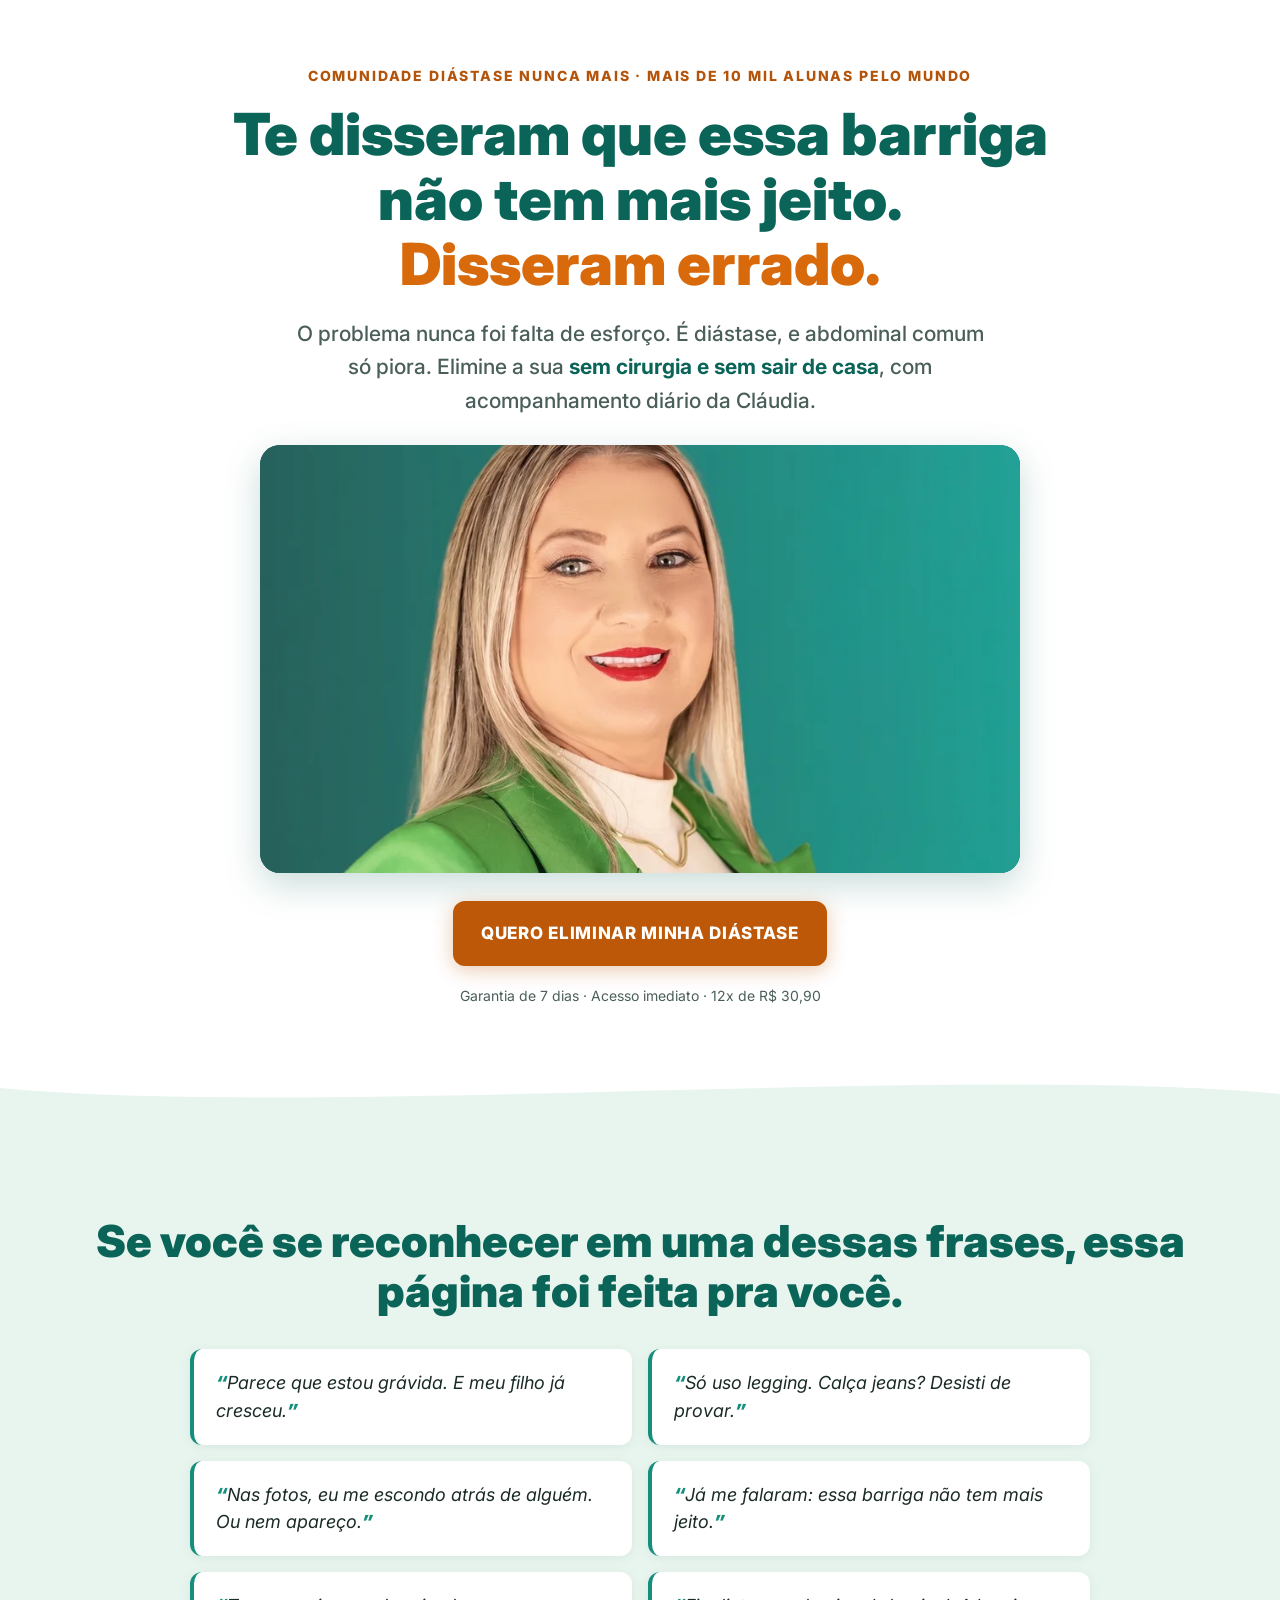
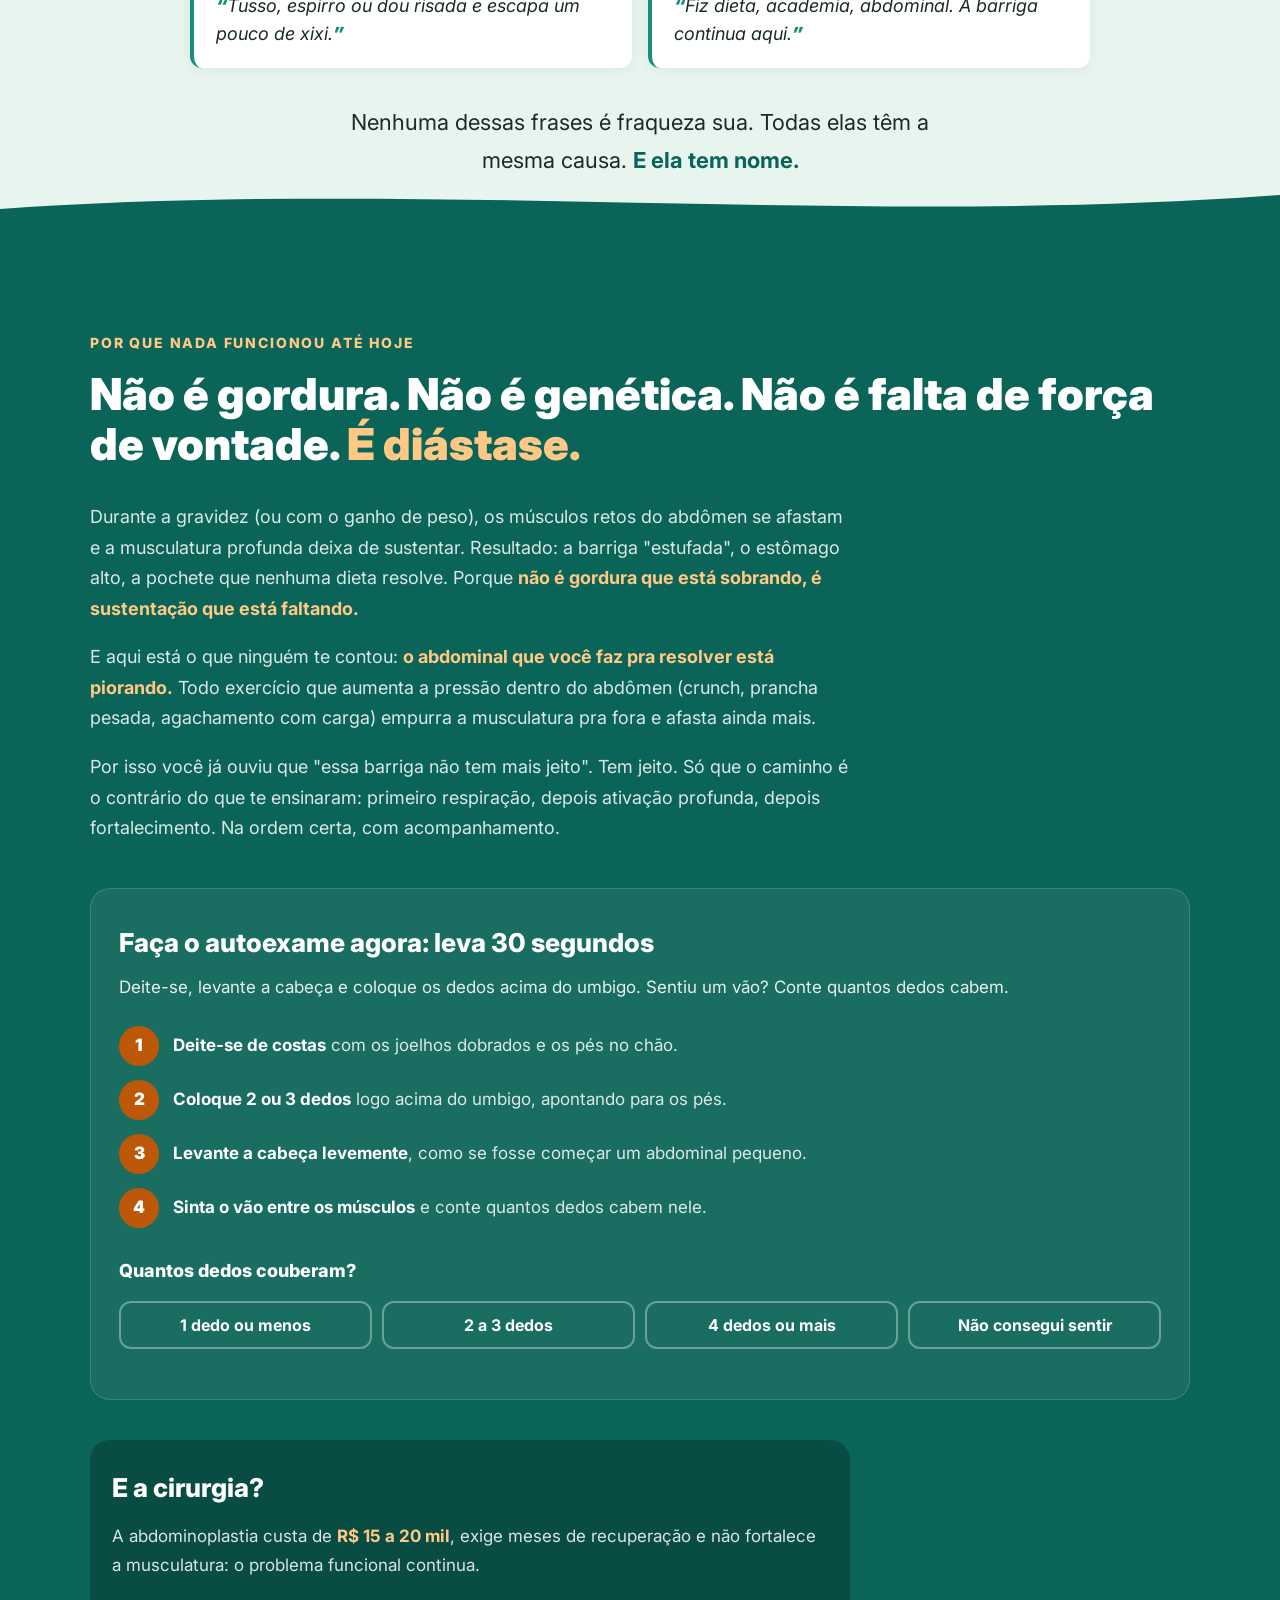
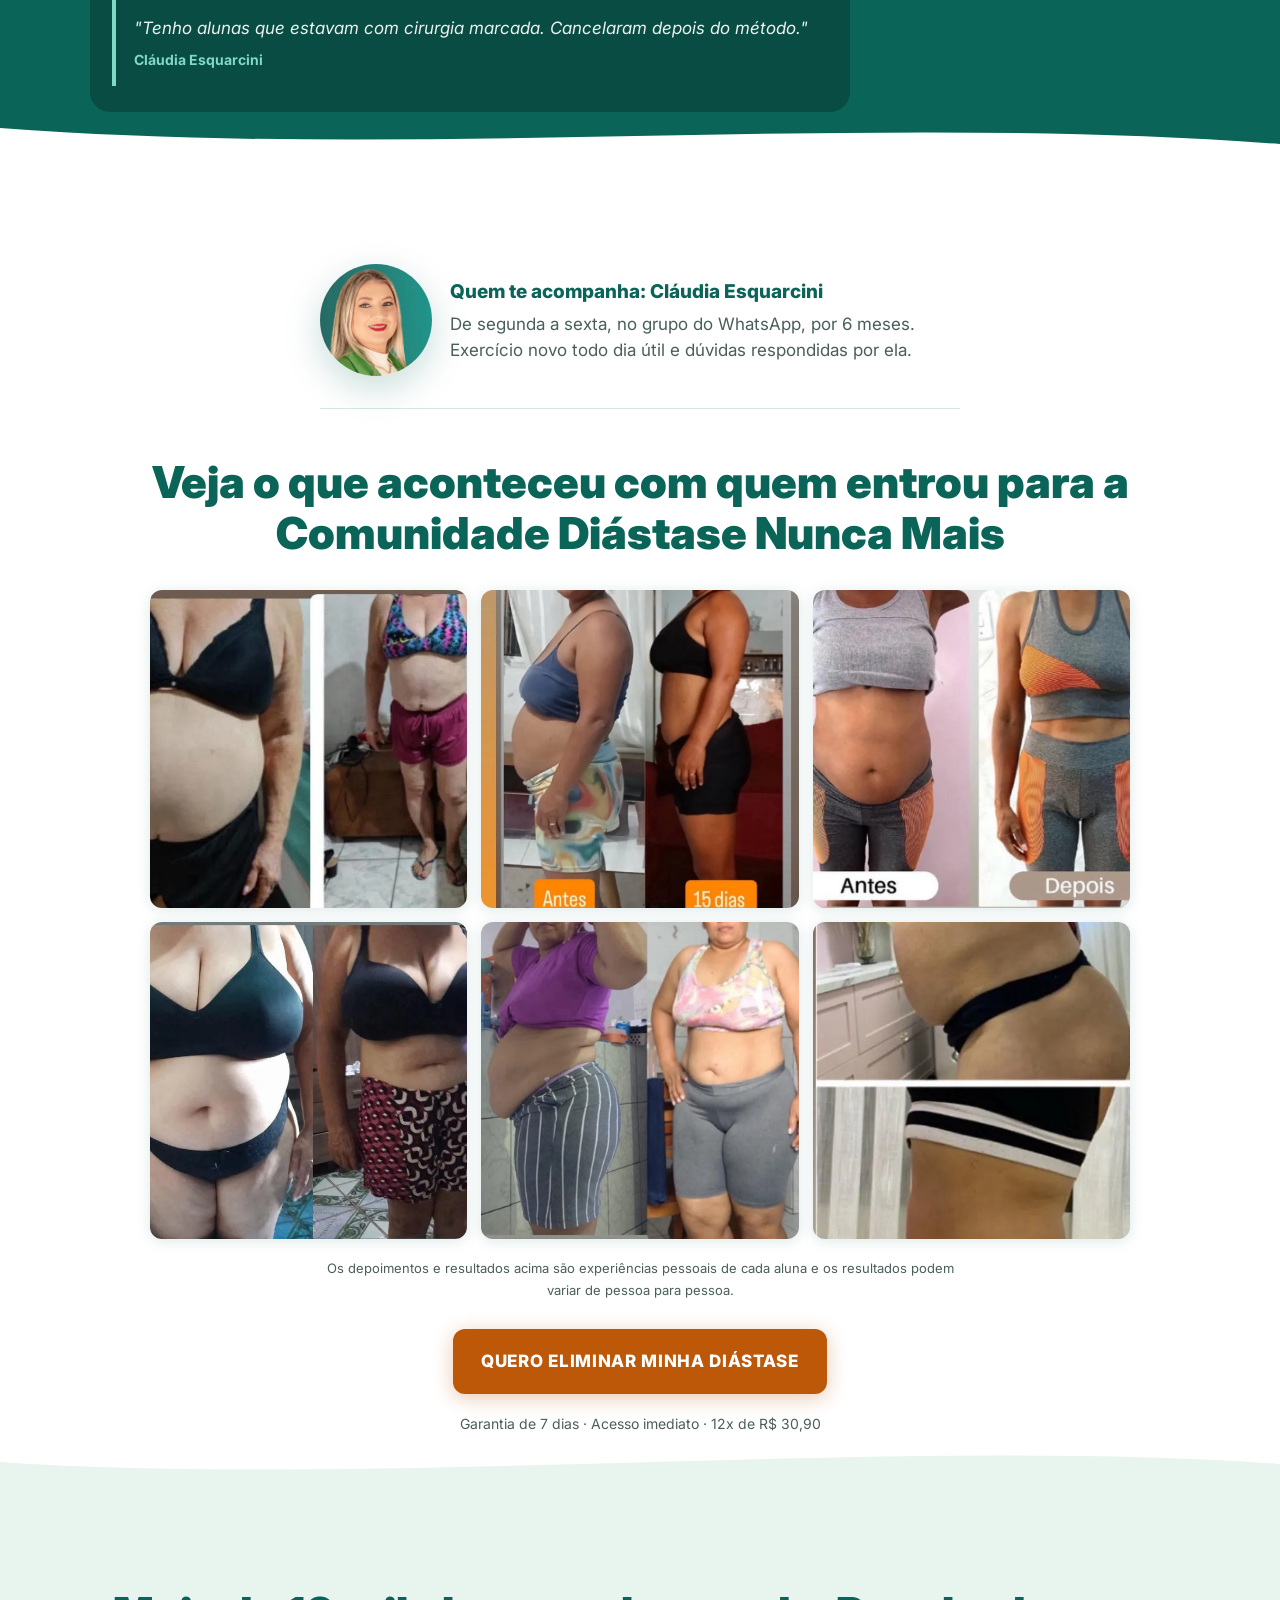
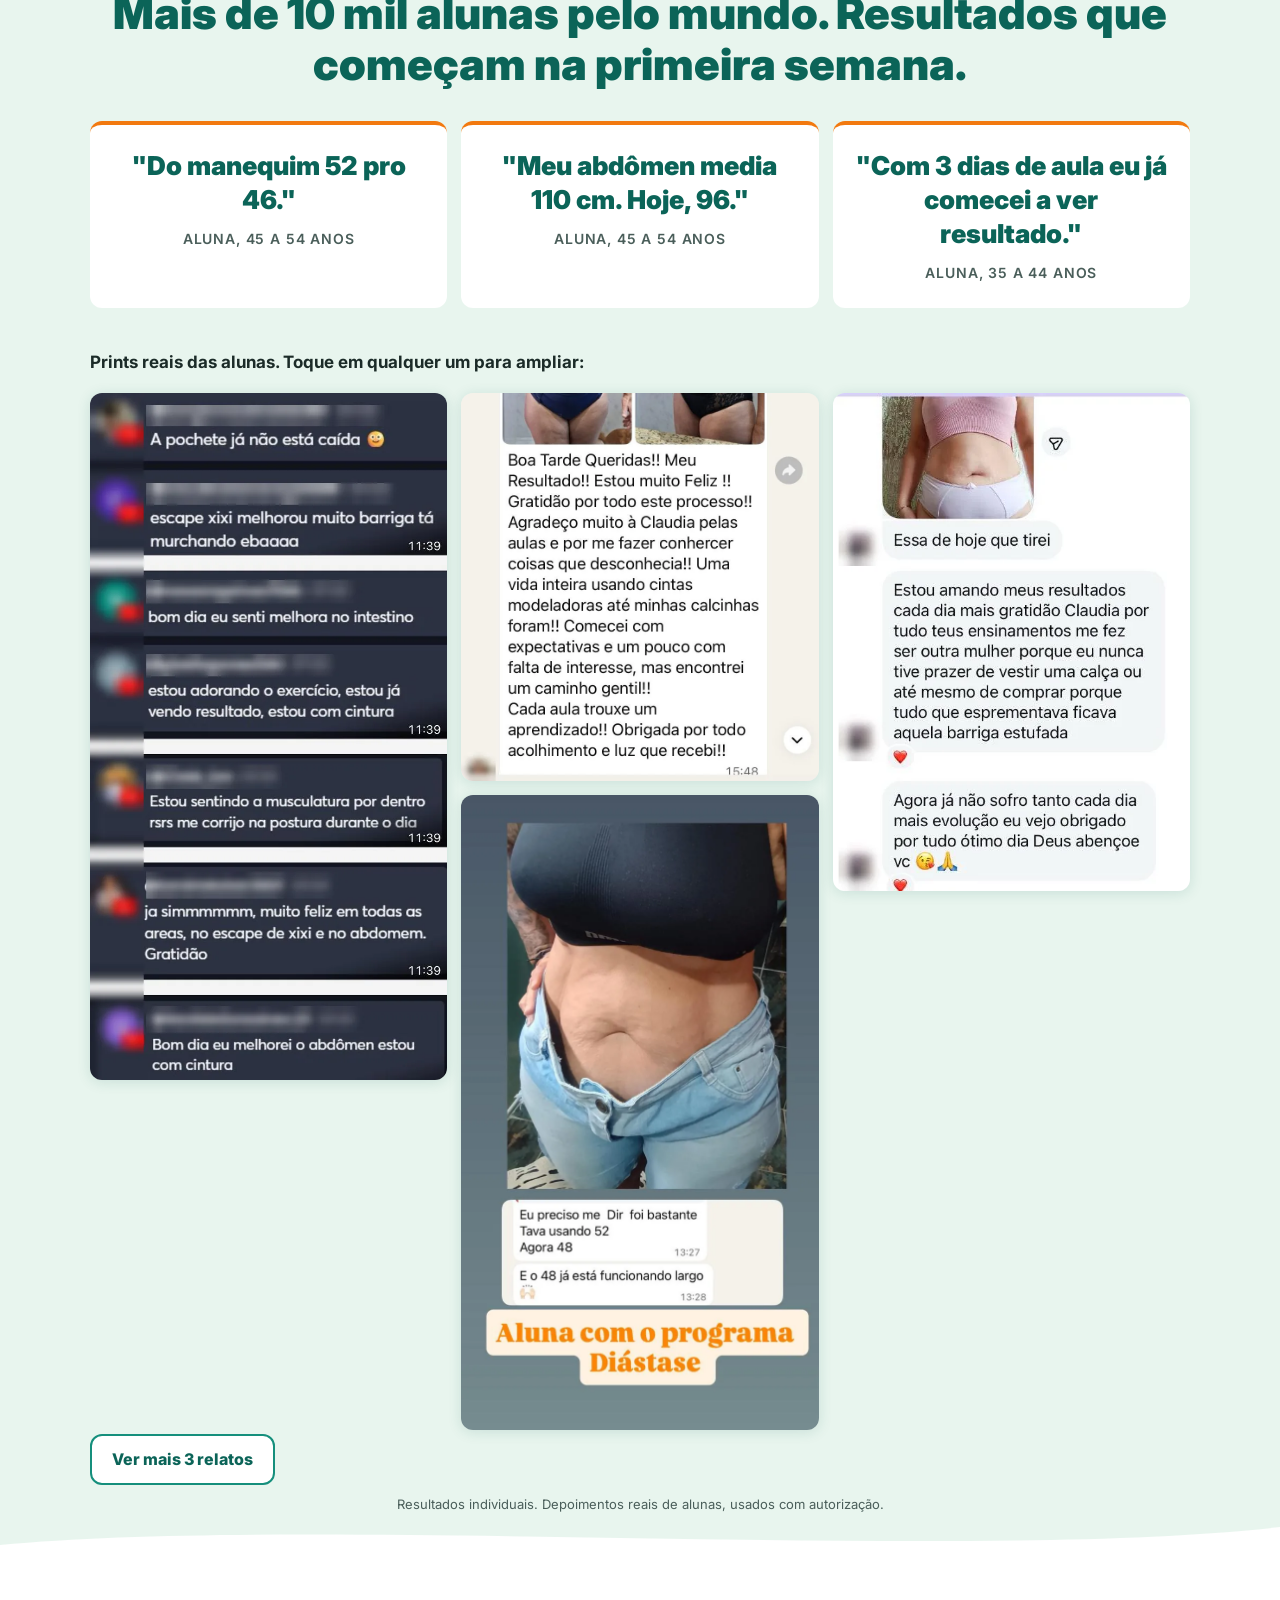
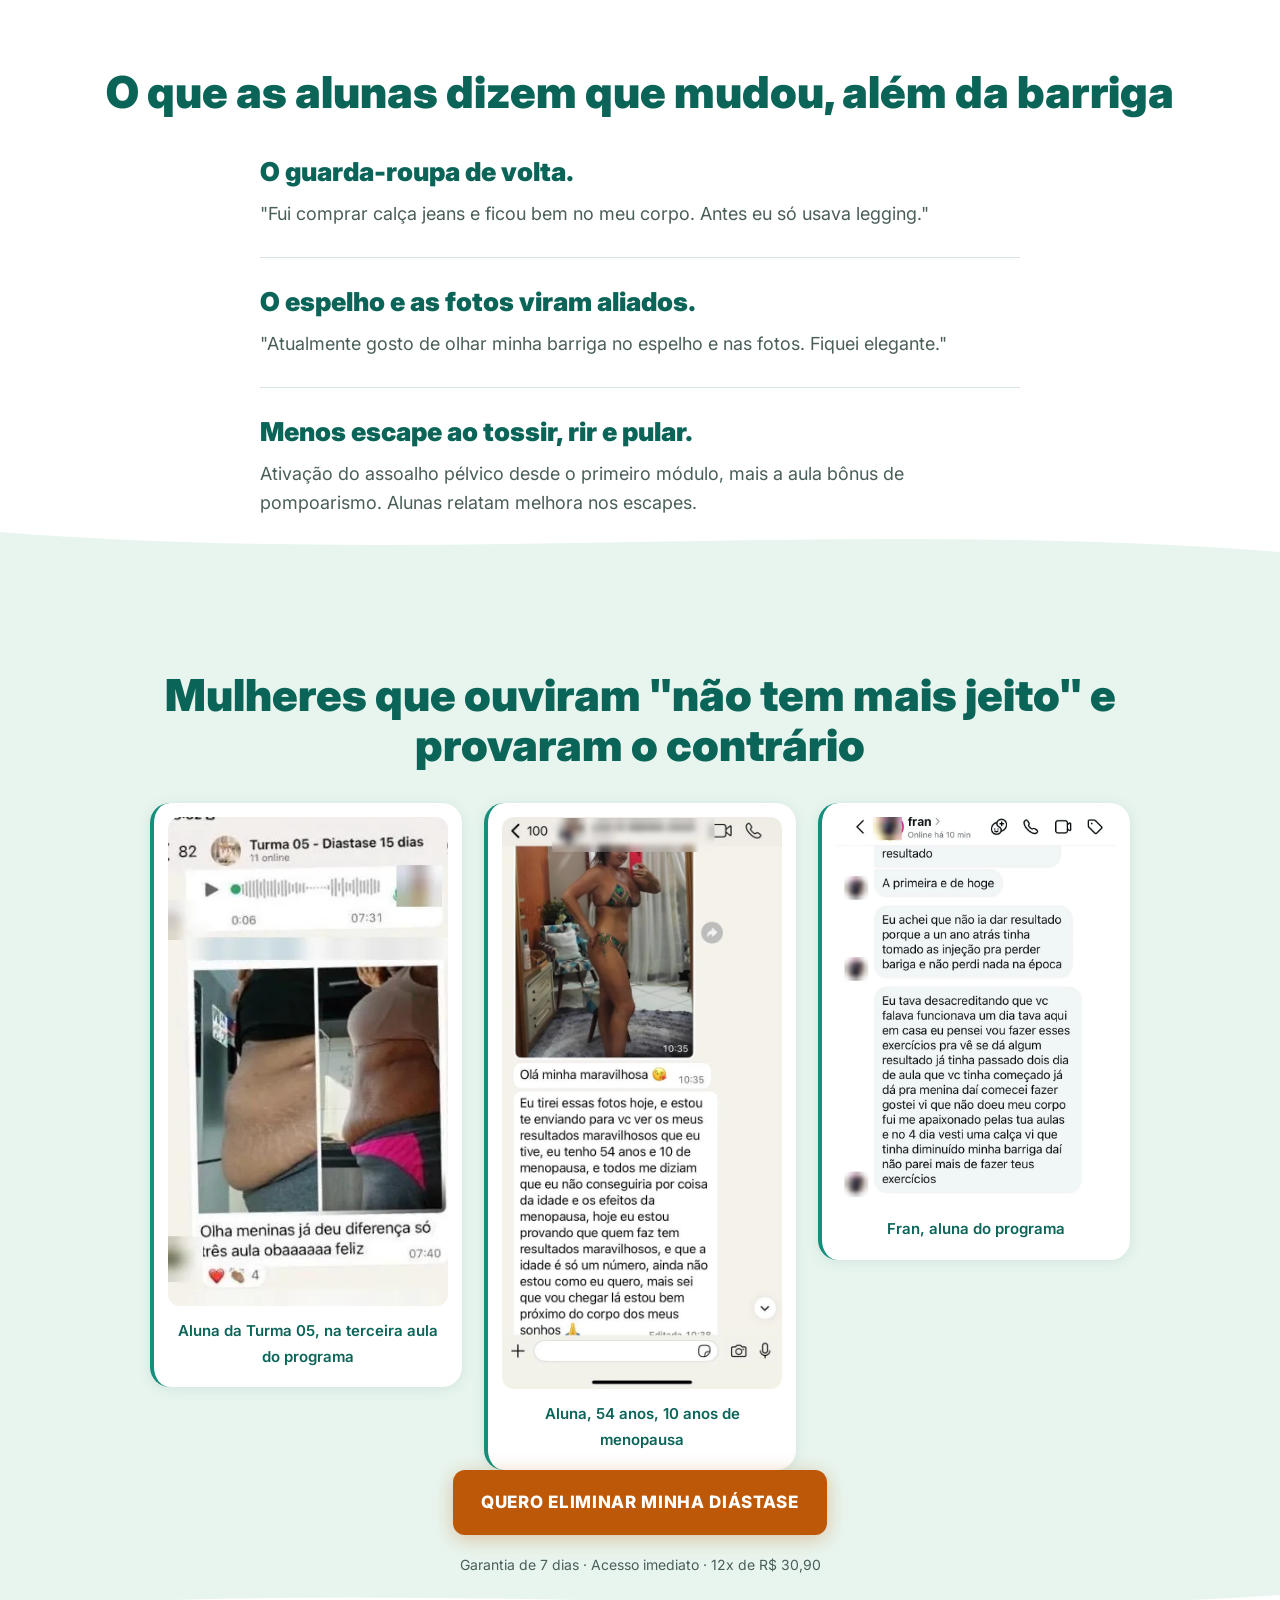
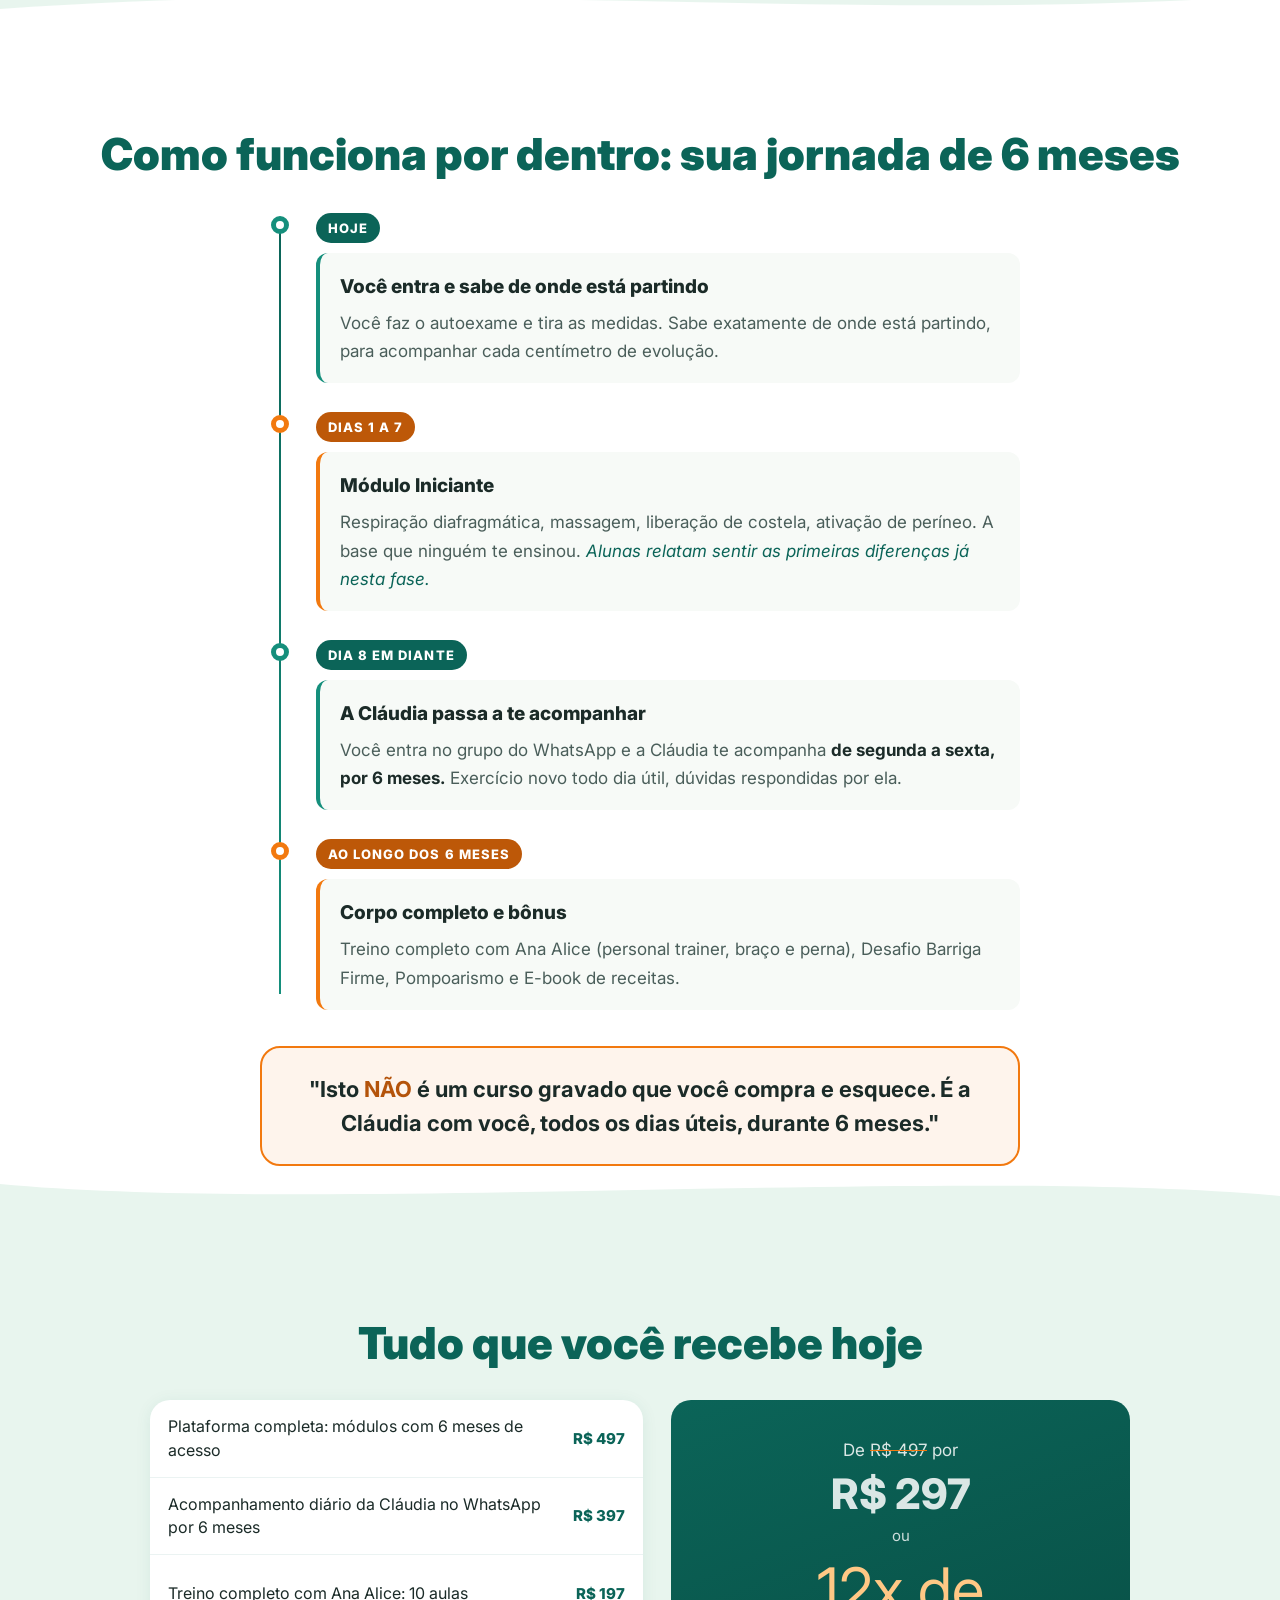
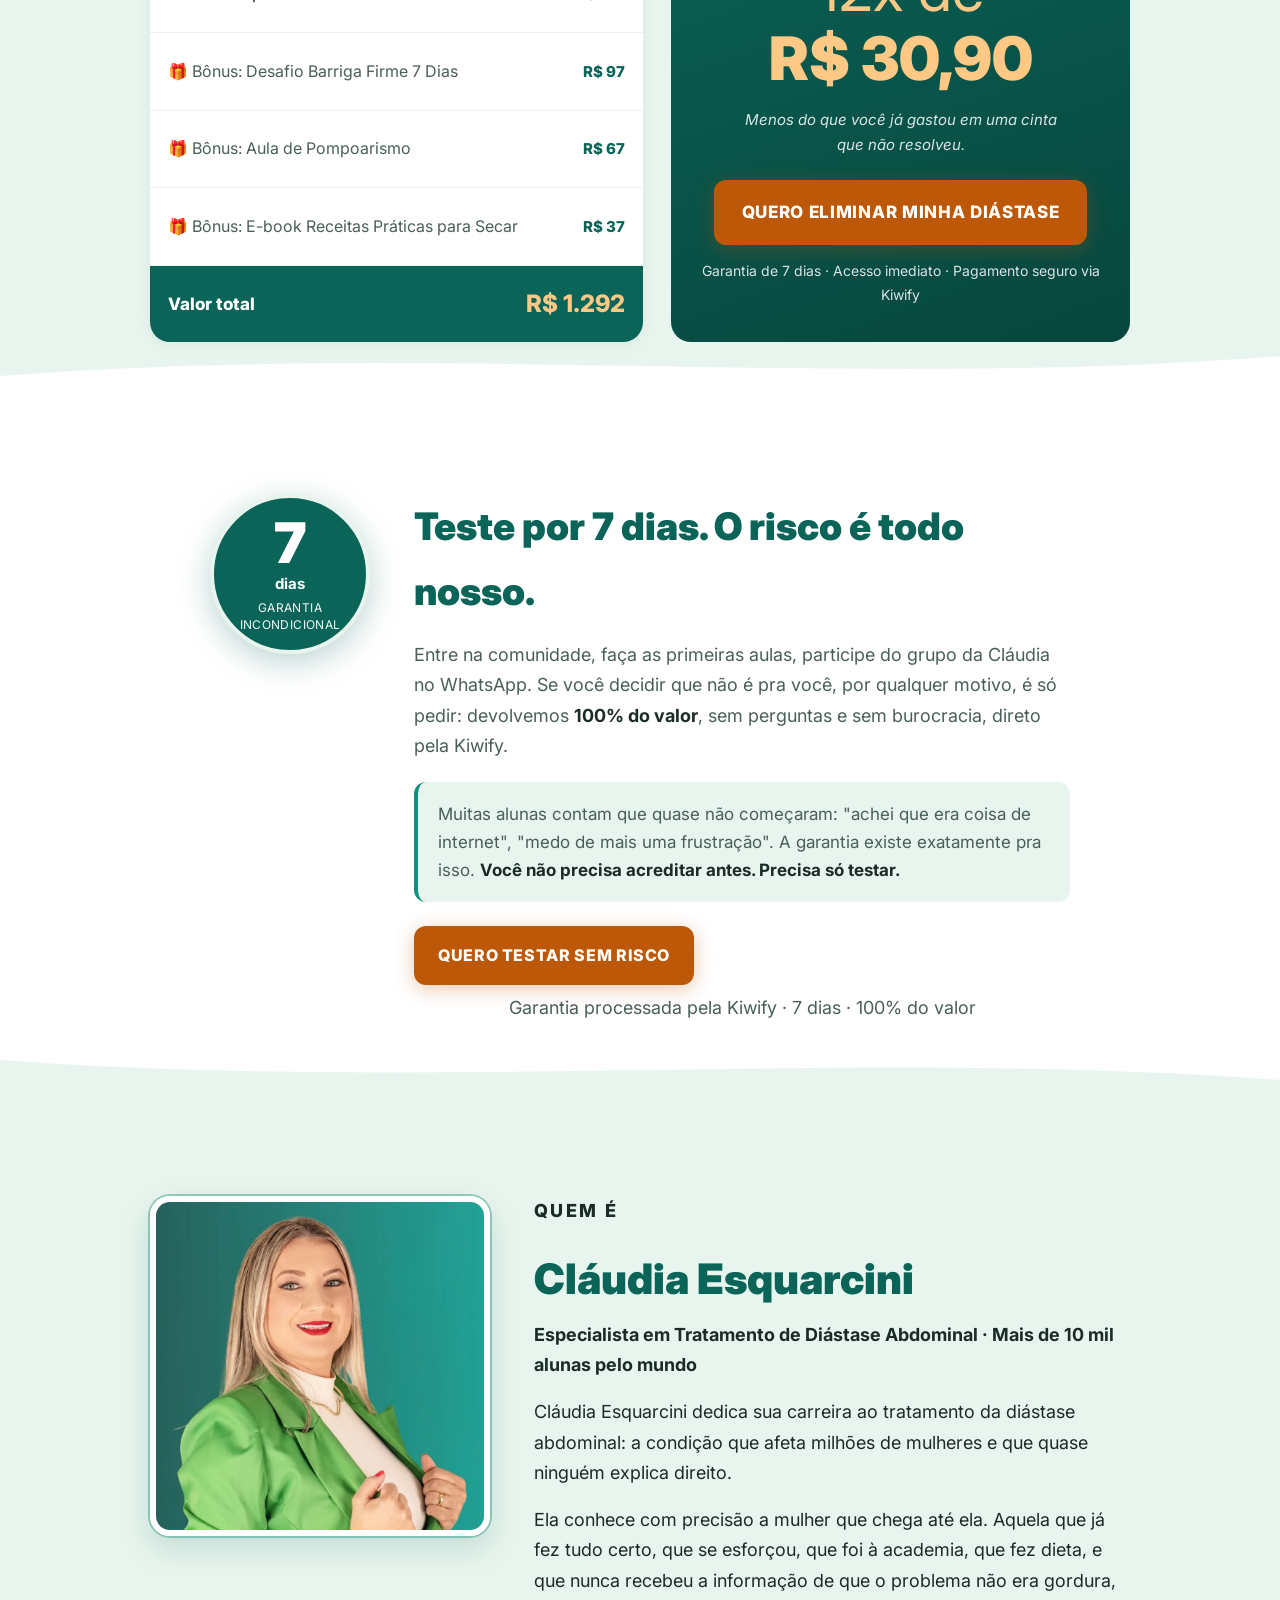
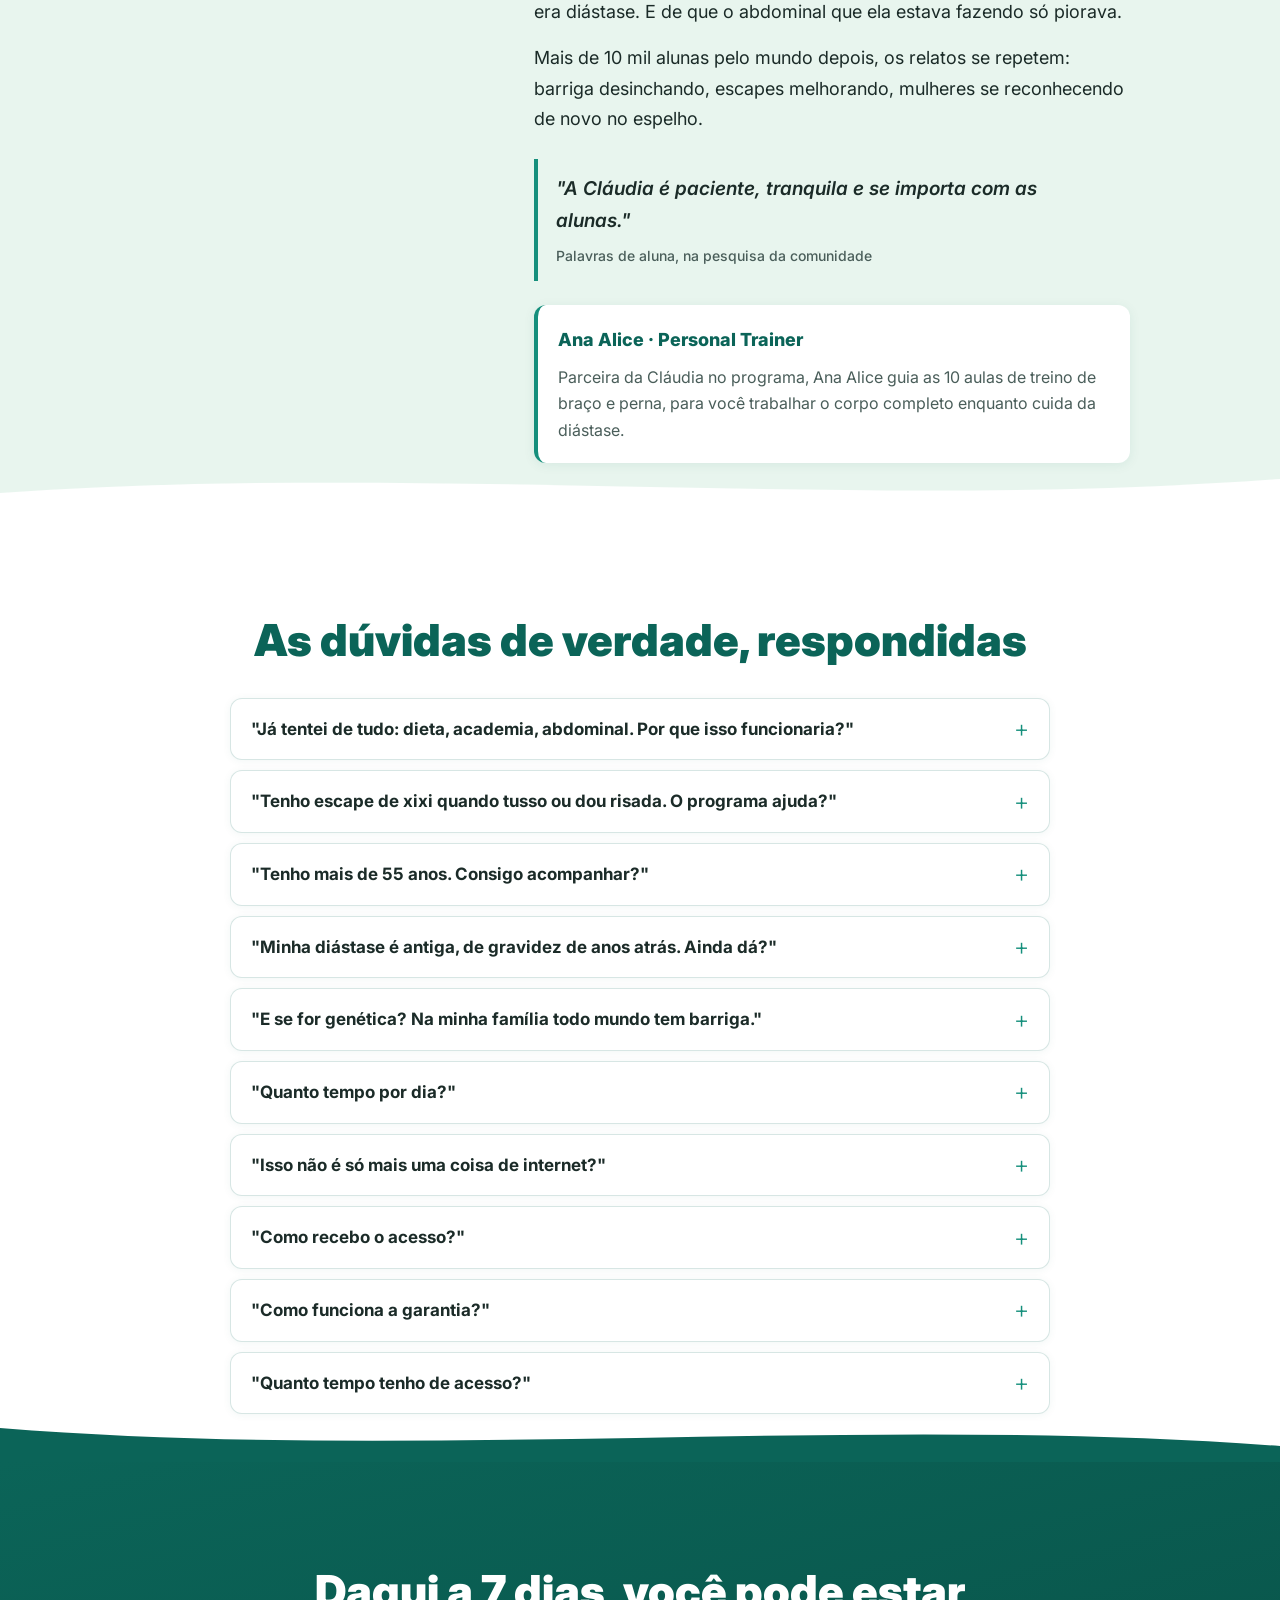
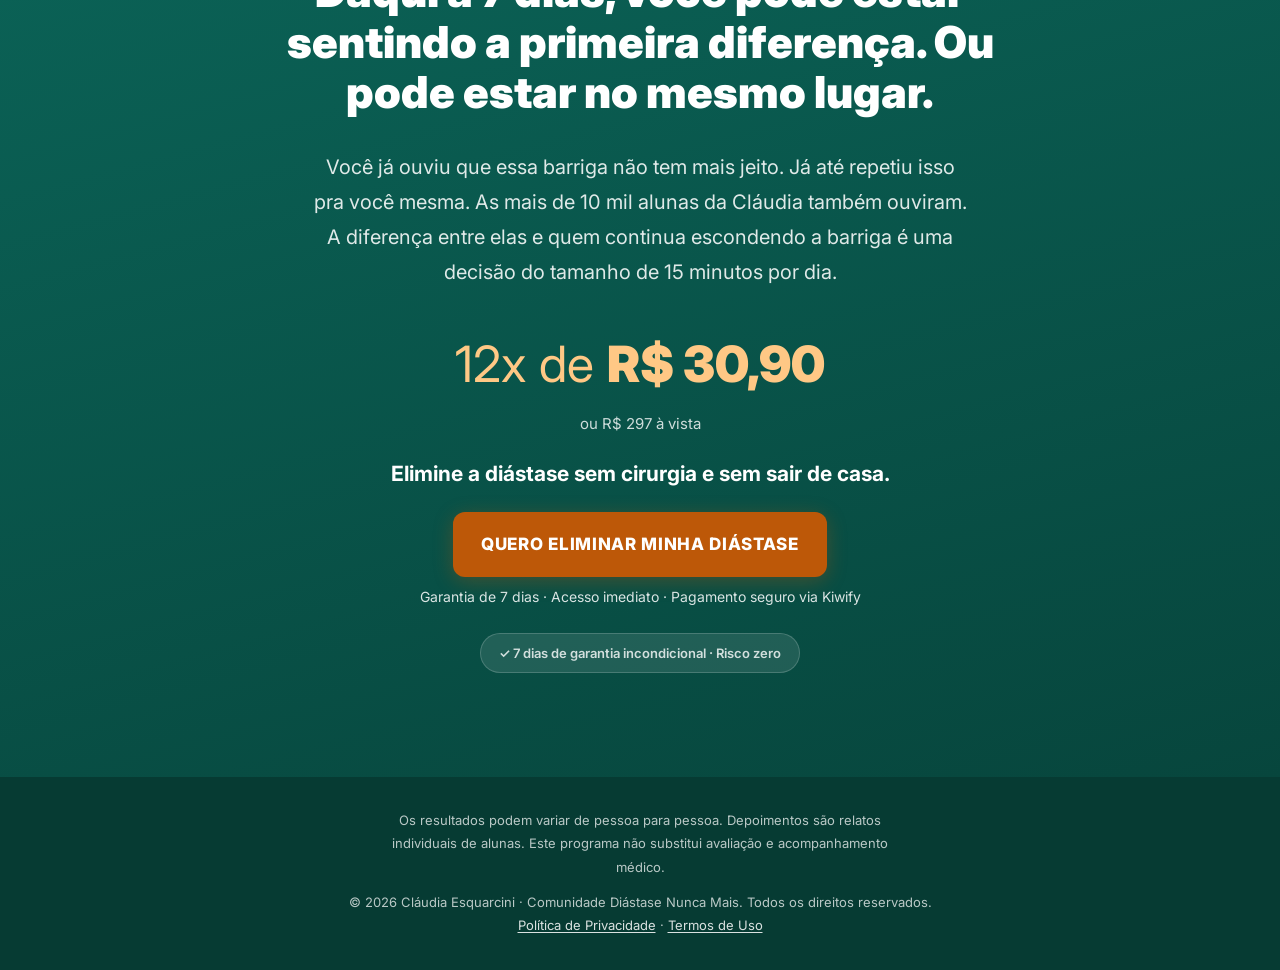
<file: black-november/index.html>
<!DOCTYPE html>
<html lang="pt-BR">
<head>
  <meta charset="UTF-8">
  <!-- Black November: depois de 30/11 às 23h59 (Brasília) a página leva para a oferta normal -->
  <script>
    window.BN_DEADLINE = Date.parse('2026-11-30T23:59:59-03:00');
    if (Date.now() > window.BN_DEADLINE) {
      location.replace('../' + location.search);
    }
  </script>
  <!-- Meta Pixel -->
  <script>
  !function(f,b,e,v,n,t,s)
  {if(f.fbq)return;n=f.fbq=function(){n.callMethod?
  n.callMethod.apply(n,arguments):n.queue.push(arguments)};
  if(!f._fbq)f._fbq=n;n.push=n;n.loaded=!0;n.version='2.0';
  n.queue=[];t=b.createElement(e);t.async=!0;
  t.src=v;s=b.getElementsByTagName(e)[0];
  s.parentNode.insertBefore(t,s)}(window, document,'script',
  'https://connect.facebook.net/en_US/fbevents.js');
  fbq('init', '1664425621411014');
  fbq('track', 'PageView');
  fbq('track', 'ViewContent', {
    content_name: 'Comunidade Diástase Nunca Mais',
    content_category: 'Saúde e Bem-estar',
    value: 197.00,
    currency: 'BRL'
  });
  </script>
  <noscript>
  <img height="1" width="1" style="display:none"
  src="https://www.facebook.com/tr?id=1664425621411014&ev=PageView&noscript=1"/>
  </noscript>
  <!-- End Meta Pixel -->

  <!-- VTurb: código de velocidade -->
  <script>!function(i,n){i._plt=i._plt||(n&&n.timeOrigin?n.timeOrigin+n.now():Date.now())}(window,performance);</script>
  <link rel="preload" href="https://scripts.converteai.net/000c5ac1-93bd-4583-b0ef-a70f7ec61d63/players/6a80bb3e47f9f6ed7af037f7/v4/player.js" as="script">
  <link rel="preload" href="https://scripts.converteai.net/lib/js/smartplayer-wc/v4/smartplayer.js" as="script">
  <link rel="preload" href="https://cdn.converteai.net/000c5ac1-93bd-4583-b0ef-a70f7ec61d63/6a80ba8fff01fadb2bd619f0/main.m3u8" as="fetch">
  <link rel="dns-prefetch" href="https://cdn.converteai.net">
  <link rel="dns-prefetch" href="https://scripts.converteai.net">
  <link rel="dns-prefetch" href="https://images.converteai.net">
  <link rel="dns-prefetch" href="https://license.vturb.com">
  <!-- End VTurb velocidade -->

  <!-- Google tag (gtag.js) -->
  <script async src="https://www.googletagmanager.com/gtag/js?id=G-PNTZ1658DX"></script>
  <script>
    window.dataLayer = window.dataLayer || [];
    function gtag(){dataLayer.push(arguments);}
    gtag('js', new Date());
    gtag('config', 'G-PNTZ1658DX');
  </script>
  <script>
    // ViewContent: quando a página carrega
    gtag('event', 'view_item', {
      currency: 'BRL',
      value: 197.00,
      items: [{
        item_name: 'Comunidade Diástase Nunca Mais',
        item_category: 'Saúde e Bem-estar',
        price: 197.00
      }]
    });

    // begin_checkout: quando qualquer botão de CTA é clicado
    document.addEventListener('DOMContentLoaded', function() {
      document.querySelectorAll('a[href*="pay.kiwify.com.br"]')
        .forEach(function(btn) {
          btn.addEventListener('click', function() {
            gtag('event', 'begin_checkout', {
              currency: 'BRL',
              value: 197.00,
              items: [{
                item_name: 'Comunidade Diástase Nunca Mais',
                price: 197.00
              }]
            });
          });
        });
    });

    // Progresso de scroll (25%, 50%, 75%, 100%)
    var scrollMarks = {25: false, 50: false, 75: false, 100: false};
    window.addEventListener('scroll', function() {
      var scrolled = (window.scrollY + window.innerHeight) /
                     document.documentElement.scrollHeight * 100;
      Object.keys(scrollMarks).forEach(function(mark) {
        if (!scrollMarks[mark] && scrolled >= mark) {
          scrollMarks[mark] = true;
          gtag('event', 'scroll_depth', {
            percent_scrolled: parseInt(mark),
            page: 'pagina_vendas_black_november'
          });
        }
      });
    });
  </script>
  <!-- End Google tag -->

  <!-- UTM passthrough: repassa os parâmetros utm da URL da página pro link de checkout do Kiwify -->
  <script>
    document.addEventListener('DOMContentLoaded', function() {
      var pageParams = new URLSearchParams(window.location.search);
      var utmKeys = ['utm_source', 'utm_medium', 'utm_campaign', 'utm_content', 'utm_term'];
      var utmParams = new URLSearchParams();
      utmKeys.forEach(function(key) {
        var value = pageParams.get(key);
        if (value) utmParams.set(key, value);
      });
      if (utmParams.toString() === '') return;

      document.querySelectorAll('a[href*="pay.kiwify.com.br"]').forEach(function(link) {
        var url = new URL(link.href, window.location.href);
        utmParams.forEach(function(value, key) {
          url.searchParams.set(key, value);
        });
        link.href = url.toString();
      });
    });
  </script>
  <!-- End UTM passthrough -->

  <meta name="viewport" content="width=device-width, initial-scale=1.0">
  <title>Black November · Diástase Nunca Mais por R$ 197 até 30/11</title>
  <meta name="robots" content="noindex">
  <meta name="description" content="Black November até 30 de novembro: de R$ 297 por R$ 197. Te disseram que essa barriga não tem mais jeito. Disseram errado. Elimine a diástase sem cirurgia e sem sair de casa, com acompanhamento diário da Cláudia Esquarcini.">

  <link rel="preconnect" href="https://fonts.googleapis.com">
  <link rel="preconnect" href="https://fonts.gstatic.com" crossorigin>
  <link href="https://fonts.googleapis.com/css2?family=Inter:ital,wght@0,400;0,500;0,600;0,700;0,800;0,900;1,400;1,700&display=swap" rel="stylesheet">

  <link rel="stylesheet" href="../css/style.css">
  <link rel="stylesheet" href="../black-november/black-november.css">
  <link rel="stylesheet" href="../black/carrossel.css">
</head>
<body>

<!-- STICKY CTA (mobile): aparece quando o hero sai da tela -->
<div class="sticky-cta" id="stickyCta" aria-hidden="true" inert>
  <a href="https://pay.kiwify.com.br/VEL0DzD">
    <span>GARANTIR POR R$&nbsp;197</span>
    <span class="bn-sticky-time">Black November termina em <span data-bn="short">--</span></span>
  </a>
</div>

<!-- FAIXA BLACK NOVEMBER: oferta e contagem regressiva no topo -->
<div class="bn-bar" role="region" aria-label="Oferta Black November">
  <div class="container bn-bar__inner">
    <p class="bn-bar__title"><strong>Black November</strong> <span class="bn-bar__deal">de <s>R$&nbsp;297</s> por R$&nbsp;197</span></p>
    <div class="bn-bar__clock">
      <span class="bn-bar__ends">Termina em</span>
      <span class="bn-clock bn-clock--bar" role="timer" aria-label="Tempo até o fim da Black November">
            <span class="bn-clock__unit"><span class="bn-clock__num" data-bn="d">--</span><span class="bn-clock__lbl">dias</span></span>
            <span class="bn-clock__unit"><span class="bn-clock__num" data-bn="h">--</span><span class="bn-clock__lbl">horas</span></span>
            <span class="bn-clock__unit"><span class="bn-clock__num" data-bn="m">--</span><span class="bn-clock__lbl">min</span></span>
            <span class="bn-clock__unit"><span class="bn-clock__num" data-bn="s">--</span><span class="bn-clock__lbl">seg</span></span>
          </span>
    </div>
  </div>
</div>

<!-- ============================================================
     1. HERO (fundo #FFFFFF)
     ============================================================ -->
<section class="s-hero" id="hero">
  <div class="container">
    <div class="hero__center">

      <p class="eyebrow eyebrow--center">Comunidade Diástase Nunca Mais &middot; Mais de 10 mil alunas pelo mundo</p>

      <h1 class="hero__headline">
        Te disseram que essa barriga não tem mais jeito.
        <span class="hero__highlight">Disseram errado.</span>
      </h1>

      <p class="hero__sub">
        O problema nunca foi falta de esforço. É diástase, e abdominal comum só piora.
        Elimine a sua <strong>sem cirurgia e sem sair de casa</strong>, com acompanhamento diário da Cláudia.
      </p>

      <!-- VSL: player VTurb -->
      <vturb-smartplayer id="vid-6a80bb3e47f9f6ed7af037f7" style="display: block; margin: 0 auto; width: 100%; "><div class="vturb-player-placeholder" style="position: relative; width: 100%; padding: 56.25% 0 0; z-index: 0; background-color: black;"></div></vturb-smartplayer>
      <script type="text/javascript">
      var s=document.createElement("script");
      s.src="https://scripts.converteai.net/000c5ac1-93bd-4583-b0ef-a70f7ec61d63/players/6a80bb3e47f9f6ed7af037f7/v4/player.js",
      s.async=!0,document.head.appendChild(s);
      </script>

      <div class="cta-block">
        <p class="bn-hero-price">Só até 30 de novembro: <span class="bn-nowrap"><s>R$&nbsp;297</s> <strong>R$&nbsp;197</strong></span></p>
        <a href="https://pay.kiwify.com.br/VEL0DzD" class="btn-primary btn-xl">QUERO ELIMINAR MINHA DIÁSTASE</a>
        <p class="cta-micro">Garantia de 7 dias &middot; Acesso imediato &middot; 12x de R$&nbsp;20,37</p>
      </div>

    </div>
  </div>
  <div class="wave" aria-hidden="true"><svg xmlns="http://www.w3.org/2000/svg" viewBox="0 0 1440 48" preserveAspectRatio="none"><path d="M0,24 C360,54 1080,0 1440,30 L1440,48 L0,48 Z" fill="#E8F5EE"/></svg></div>
</section>

<!-- ============================================================
     2. ESPELHO (fundo #E8F5EE)
     ============================================================ -->
<section class="s-mirror" id="espelho">
  <div class="container">
    <h2 class="section-title section-title--center">Se você se reconhecer em uma dessas frases, essa página foi feita pra você.</h2>

    <div class="mirror-grid">
      <blockquote class="mirror-card">Parece que estou grávida. E meu filho já cresceu.</blockquote>
      <blockquote class="mirror-card">Só uso legging. Calça jeans? Desisti de provar.</blockquote>
      <blockquote class="mirror-card">Nas fotos, eu me escondo atrás de alguém. Ou nem apareço.</blockquote>
      <blockquote class="mirror-card">Já me falaram: essa barriga não tem mais jeito.</blockquote>
      <blockquote class="mirror-card">Tusso, espirro ou dou risada e escapa um pouco de xixi.</blockquote>
      <blockquote class="mirror-card">Fiz dieta, academia, abdominal. A barriga continua aqui.</blockquote>
    </div>

    <p class="mirror-close">Nenhuma dessas frases é fraqueza sua. Todas elas têm a mesma causa. <strong>E ela tem nome.</strong></p>
  </div>
  <div class="wave" aria-hidden="true"><svg xmlns="http://www.w3.org/2000/svg" viewBox="0 0 1440 48" preserveAspectRatio="none"><path d="M0,30 C480,0 960,48 1440,16 L1440,48 L0,48 Z" fill="#0B6458"/></svg></div>
</section>

<!-- ============================================================
     3. A REVELAÇÃO (fundo #0B6458)
     ============================================================ -->
<section class="s-reveal" id="revelacao">
  <div class="container">
    <p class="eyebrow">Por que nada funcionou até hoje</p>
    <h2 class="section-title section-title--light">Não é gordura. Não é genética. Não é falta de força de vontade. <span class="txt-orange">É diástase.</span></h2>

    <div class="reveal-body">
      <p>
        Durante a gravidez (ou com o ganho de peso), os músculos retos do abdômen se afastam
        e a musculatura profunda deixa de sustentar. Resultado: a barriga "estufada", o estômago
        alto, a pochete que nenhuma dieta resolve. Porque <strong>não é gordura que está sobrando,
        é sustentação que está faltando.</strong>
      </p>
      <p>
        E aqui está o que ninguém te contou: <strong>o abdominal que você faz pra resolver está
        piorando.</strong> Todo exercício que aumenta a pressão dentro do abdômen (crunch, prancha
        pesada, agachamento com carga) empurra a musculatura pra fora e afasta ainda mais.
      </p>
      <p>
        Por isso você já ouviu que "essa barriga não tem mais jeito". Tem jeito. Só que o
        caminho é o contrário do que te ensinaram: primeiro respiração, depois ativação
        profunda, depois fortalecimento. Na ordem certa, com acompanhamento.
      </p>
    </div>

    <!-- AUTOEXAME INTERATIVO -->
    <div class="selfexam" id="autoexame">
      <h3 class="selfexam__title">Faça o autoexame agora: leva 30 segundos</h3>
      <p class="selfexam__intro">Deite-se, levante a cabeça e coloque os dedos acima do umbigo. Sentiu um vão? Conte quantos dedos cabem.</p>

      <div class="selfexam__steps">
        <div class="step">
          <div class="step__num">1</div>
          <div class="step__text"><strong>Deite-se de costas</strong> com os joelhos dobrados e os pés no chão.</div>
        </div>
        <div class="step">
          <div class="step__num">2</div>
          <div class="step__text"><strong>Coloque 2 ou 3 dedos</strong> logo acima do umbigo, apontando para os pés.</div>
        </div>
        <div class="step">
          <div class="step__num">3</div>
          <div class="step__text"><strong>Levante a cabeça levemente</strong>, como se fosse começar um abdominal pequeno.</div>
        </div>
        <div class="step">
          <div class="step__num">4</div>
          <div class="step__text"><strong>Sinta o vão entre os músculos</strong> e conte quantos dedos cabem nele.</div>
        </div>
      </div>

      <p class="selfexam__question">Quantos dedos couberam?</p>
      <div class="selfexam__options" role="group" aria-label="Resultado do autoexame">
        <button type="button" class="exam-opt" data-result="exam-mild">1 dedo ou menos</button>
        <button type="button" class="exam-opt" data-result="exam-mod">2 a 3 dedos</button>
        <button type="button" class="exam-opt" data-result="exam-sev">4 dedos ou mais</button>
        <button type="button" class="exam-opt" data-result="exam-none">Não consegui sentir</button>
      </div>

      <div class="selfexam__results" aria-live="polite">
        <div class="exam-result exam-result--mild" id="exam-mild" hidden>
          <p><strong>Afastamento leve.</strong> É o cenário ideal para começar: a base de respiração e ativação profunda trabalha exatamente essa musculatura e ajuda a evitar que o afastamento aumente.</p>
          <p class="exam-next"><a href="#historias">Veja alunas que começaram como você</a></p>
        </div>
        <div class="exam-result exam-result--mod" id="exam-mod" hidden>
          <p><strong>Diástase moderada.</strong> É a faixa mais comum entre as alunas da Cláudia, e o perfil da maioria dos relatos que você vê nesta página.</p>
          <p class="exam-next"><a href="#historias">Veja alunas que começaram como você</a></p>
        </div>
        <div class="exam-result exam-result--sev" id="exam-sev" hidden>
          <p><strong>Diástase acentuada.</strong> O método também é para você: a Cláudia tem alunas com esse grau que relatam evolução, incluindo quem estava com cirurgia marcada e cancelou.</p>
          <p class="exam-next"><a href="#historias">Veja alunas que começaram como você</a></p>
        </div>
        <div class="exam-result exam-result--none" id="exam-none" hidden>
          <p><strong>Tudo bem, é comum na primeira vez.</strong> Muitas alunas só sentem o vão depois de aprender a relaxar e contrair do jeito certo. No primeiro dia a Cláudia te ensina a fazer o autoexame com calma, e a base de respiração e ativação profunda é o começo de todas as alunas.</p>
          <p class="exam-next"><a href="#historias">Veja alunas que começaram como você</a></p>
        </div>
      </div>
    </div>

    <!-- MINI-BLOCO ANTI-CIRURGIA -->
    <div class="antisurgery">
      <h3>E a cirurgia?</h3>
      <p>
        A abdominoplastia custa de <strong>R$&nbsp;15 a 20 mil</strong>, exige meses de recuperação e não
        fortalece a musculatura: o problema funcional continua.
      </p>
      <blockquote class="claudia-quote">
        <p>"Tenho alunas que estavam com cirurgia marcada. Cancelaram depois do método."</p>
        <footer>Cláudia Esquarcini</footer>
      </blockquote>
    </div>

  </div>
  <div class="wave" aria-hidden="true"><svg xmlns="http://www.w3.org/2000/svg" viewBox="0 0 1440 48" preserveAspectRatio="none"><path d="M0,16 C480,48 960,0 1440,32 L1440,48 L0,48 Z" fill="#FFFFFF"/></svg></div>
</section>

<!-- ============================================================
     4. ANTES E DEPOIS (fundo #FFFFFF)
     ============================================================ -->
<section class="s-beforeafter" id="antes-depois">
  <div class="container">
    <figure class="companion">
      <picture>
        <source srcset="../img/claudia_rosto.webp" type="image/webp">
        <img src="../img/claudia_rosto.jpg" alt="Cláudia Esquarcini, sorrindo" width="480" height="480" loading="lazy">
      </picture>
      <figcaption>
        <strong>Quem te acompanha: Cláudia Esquarcini</strong>
        De segunda a sexta, no grupo do WhatsApp, por 6 meses. Exercício novo todo dia útil e dúvidas respondidas por ela.
      </figcaption>
    </figure>

    <h2 class="section-title section-title--center">Veja o que aconteceu com quem entrou para a Comunidade Diástase Nunca Mais</h2>

    <div class="bk-car" role="region" aria-roledescription="carrossel" aria-label="Resultados e depoimentos de alunas">
      <button type="button" class="bk-car__arrow bk-car__arrow--prev" aria-label="Ver depoimentos anteriores" data-dir="-1">
        <svg viewBox="0 0 24 24" width="24" height="24" aria-hidden="true"><path d="M15 5l-7 7 7 7" fill="none" stroke="currentColor" stroke-width="2.6" stroke-linecap="round" stroke-linejoin="round"/></svg>
      </button>
      <ul class="bk-car__track" tabindex="0">
        <li class="bk-car__slide">
          <button type="button" class="print bk-car__card" data-full="../img/antes-depois/antes-depois-02.webp" aria-label="Ampliar depoimento 1 de 19">
            <picture>
              <source srcset="../img/antes-depois/antes-depois-02.webp" type="image/webp">
              <img src="../img/antes-depois/antes-depois-02.jpg" alt="Aluna da comunidade de lado, comparando o antes e os primeiros 15 dias de programa, com a barriga visivelmente menor" width="808" height="951">
            </picture>
          </button>
        </li>
        <li class="bk-car__slide">
          <button type="button" class="print bk-car__card" data-full="../img/antes-depois/antes-depois-01.webp" aria-label="Ampliar depoimento 2 de 19">
            <picture>
              <source srcset="../img/antes-depois/antes-depois-01.webp" type="image/webp">
              <img src="../img/antes-depois/antes-depois-01.jpg" alt="Antes e depois de aluna da comunidade, de frente, mostrando a redução do volume da barriga" width="798" height="522">
            </picture>
          </button>
        </li>
        <li class="bk-car__slide">
          <button type="button" class="print bk-car__card" data-full="../img/depoimentos/manequim-52-48.webp" aria-label="Ampliar depoimento 3 de 19">
            <picture>
              <source srcset="../img/depoimentos/manequim-52-48.webp" type="image/webp">
              <img src="../img/depoimentos/manequim-52-48.jpg" alt="Print de aluna do programa mostrando a calça jeans que vestiu, relatando que usava manequim 52 e agora o 48 está largo" width="720" height="1280">
            </picture>
          </button>
        </li>
        <li class="bk-car__slide">
          <button type="button" class="print bk-car__card" data-full="../img/antes-depois/antes-depois-03.webp" aria-label="Ampliar depoimento 4 de 19">
            <picture>
              <source srcset="../img/antes-depois/antes-depois-03.webp" type="image/webp">
              <img src="../img/antes-depois/antes-depois-03.jpg" alt="Antes e depois de aluna de conjunto de treino, de frente, com o abdômen mais firme na segunda foto" width="828" height="705" loading="lazy">
            </picture>
          </button>
        </li>
        <li class="bk-car__slide">
          <button type="button" class="print bk-car__card" data-full="../img/depoimentos/fran-historia.webp" aria-label="Ampliar depoimento 5 de 19">
            <picture>
              <source srcset="../img/depoimentos/fran-historia.webp" type="image/webp">
              <img src="../img/depoimentos/fran-historia.jpg" alt="Print de conversa da aluna Fran contando que achou que não ia dar resultado e no quarto dia vestiu uma calça e viu que a barriga tinha diminuído" width="828" height="1146" loading="lazy">
            </picture>
          </button>
        </li>
        <li class="bk-car__slide">
          <button type="button" class="print bk-car__card" data-full="../img/antes-depois/antes-depois-04.webp" aria-label="Ampliar depoimento 6 de 19">
            <picture>
              <source srcset="../img/antes-depois/antes-depois-04.webp" type="image/webp">
              <img src="../img/antes-depois/antes-depois-04.jpg" alt="Antes e depois de aluna da comunidade mostrando a cintura e o abdômen com volume menor" width="822" height="582" loading="lazy">
            </picture>
          </button>
        </li>
        <li class="bk-car__slide">
          <button type="button" class="print bk-car__card" data-full="../img/depoimentos/aluna-54-anos.webp" aria-label="Ampliar depoimento 7 de 19">
            <picture>
              <source srcset="../img/depoimentos/aluna-54-anos.webp" type="image/webp">
              <img src="../img/depoimentos/aluna-54-anos.jpg" alt="Print de conversa com foto do resultado de aluna de 54 anos relatando que todos diziam que ela não conseguiria por causa da idade e da menopausa" width="626" height="1280" loading="lazy">
            </picture>
          </button>
        </li>
        <li class="bk-car__slide">
          <button type="button" class="print bk-car__card" data-full="../img/antes-depois/antes-depois-06.webp" aria-label="Ampliar depoimento 8 de 19">
            <picture>
              <source srcset="../img/antes-depois/antes-depois-06.webp" type="image/webp">
              <img src="../img/antes-depois/antes-depois-06.jpg" alt="Antes e depois de aluna da comunidade, com a barriga menor e a postura mais firme na foto da direita" width="828" height="818" loading="lazy">
            </picture>
          </button>
        </li>
        <li class="bk-car__slide">
          <button type="button" class="print bk-car__card" data-full="../img/depoimentos/grupo-3-aulas.webp" aria-label="Ampliar depoimento 9 de 19">
            <picture>
              <source srcset="../img/depoimentos/grupo-3-aulas.webp" type="image/webp">
              <img src="../img/depoimentos/grupo-3-aulas.jpg" alt="Print do grupo de WhatsApp com foto de antes e depois da barriga e a mensagem: olha meninas, já deu diferença, só três aulas" width="337" height="589" loading="lazy">
            </picture>
          </button>
        </li>
        <li class="bk-car__slide">
          <button type="button" class="print bk-car__card" data-full="../img/depoimentos/cintas-resultado.webp" aria-label="Ampliar depoimento 10 de 19">
            <picture>
              <source srcset="../img/depoimentos/cintas-resultado.webp" type="image/webp">
              <img src="../img/depoimentos/cintas-resultado.jpg" alt="Print de aluna com fotos do resultado relatando que passou a vida usando cintas modeladoras e encontrou um caminho gentil" width="828" height="898" loading="lazy">
            </picture>
          </button>
        </li>
        <li class="bk-car__slide">
          <button type="button" class="print bk-car__card" data-full="../img/antes-depois/antes-depois-07.webp" aria-label="Ampliar depoimento 11 de 19">
            <picture>
              <source srcset="../img/antes-depois/antes-depois-07.webp" type="image/webp">
              <img src="../img/antes-depois/antes-depois-07.jpg" alt="Comparação de antes e depois de aluna, de lado, com o volume da barriga reduzido" width="504" height="1079" loading="lazy">
            </picture>
          </button>
        </li>
        <li class="bk-car__slide">
          <button type="button" class="print bk-car__card" data-full="../img/depoimentos/calca-jeans.webp" aria-label="Ampliar depoimento 12 de 19">
            <picture>
              <source srcset="../img/depoimentos/calca-jeans.webp" type="image/webp">
              <img src="../img/depoimentos/calca-jeans.jpg" alt="Print de aluna com foto do resultado relatando que nunca tinha tido prazer de vestir uma calça por causa da barriga estufada" width="513" height="714" loading="lazy">
            </picture>
          </button>
        </li>
        <li class="bk-car__slide">
          <button type="button" class="print bk-car__card" data-full="../img/depoimentos/abdomen-definido.webp" aria-label="Ampliar depoimento 13 de 19">
            <picture>
              <source srcset="../img/depoimentos/abdomen-definido.webp" type="image/webp">
              <img src="../img/depoimentos/abdomen-definido.jpg" alt="Print de feedback de aluna com foto do abdômen relatando linhas de definição muscular e intestino funcionando melhor" width="720" height="1280" loading="lazy">
            </picture>
          </button>
        </li>
        <li class="bk-car__slide">
          <button type="button" class="print bk-car__card" data-full="../img/depoimentos/escape-espelho-postura.webp" aria-label="Ampliar depoimento 14 de 19">
            <picture>
              <source srcset="../img/depoimentos/escape-espelho-postura.webp" type="image/webp">
              <img src="../img/depoimentos/escape-espelho-postura.jpg" alt="Mensagens de aluna no WhatsApp: hoje consegue se olhar no espelho, o estômago baixou e o escape de xixi diminuiu" width="828" height="784" loading="lazy">
            </picture>
          </button>
        </li>
        <li class="bk-car__slide">
          <button type="button" class="print bk-car__card" data-full="../img/depoimentos/comentarios-live.webp" aria-label="Ampliar depoimento 15 de 19">
            <picture>
              <source srcset="../img/depoimentos/comentarios-live.webp" type="image/webp">
              <img src="../img/depoimentos/comentarios-live.jpg" alt="Print de comentários de alunas ao vivo relatando melhora na barriga, no intestino e nos escapes de urina" width="666" height="1280" loading="lazy">
            </picture>
          </button>
        </li>
        <li class="bk-car__slide">
          <button type="button" class="print bk-car__card" data-full="../img/depoimentos/comentario-15-dias.webp" aria-label="Ampliar depoimento 16 de 19">
            <picture>
              <source srcset="../img/depoimentos/comentario-15-dias.webp" type="image/webp">
              <img src="../img/depoimentos/comentario-15-dias.jpg" alt="Comentário de aluna relatando que com 15 dias de aulas já está bem melhor" width="800" height="231" loading="lazy">
            </picture>
          </button>
        </li>
        <li class="bk-car__slide">
          <button type="button" class="print bk-car__card" data-full="../img/depoimentos/comentario-abdomen.webp" aria-label="Ampliar depoimento 17 de 19">
            <picture>
              <source srcset="../img/depoimentos/comentario-abdomen.webp" type="image/webp">
              <img src="../img/depoimentos/comentario-abdomen.jpg" alt="Comentário de aluna relatando que fez exercícios de abdômen a vida inteira e aprendeu com as aulas que não precisava" width="648" height="319" loading="lazy">
            </picture>
          </button>
        </li>
        <li class="bk-car__slide">
          <button type="button" class="print bk-car__card" data-full="../img/depoimentos/escape-absorvente.webp" aria-label="Ampliar depoimento 18 de 19">
            <picture>
              <source srcset="../img/depoimentos/escape-absorvente.webp" type="image/webp">
              <img src="../img/depoimentos/escape-absorvente.jpg" alt="Mensagem de aluna: usava 3 absorventes íntimos por dia por causa de escape de xixi e hoje não usa mais" width="801" height="281" loading="lazy">
            </picture>
          </button>
        </li>
        <li class="bk-car__slide">
          <button type="button" class="print bk-car__card" data-full="../img/depoimentos/escape-comentario-cintura.webp" aria-label="Ampliar depoimento 19 de 19">
            <picture>
              <source srcset="../img/depoimentos/escape-comentario-cintura.webp" type="image/webp">
              <img src="../img/depoimentos/escape-comentario-cintura.jpg" alt="Comentário de aluna no Instagram: depois que começou os exercícios, melhorou o escape de xixi, o estômago baixou e está ganhando cintura" width="828" height="336" loading="lazy">
            </picture>
          </button>
        </li>
      </ul>
      <button type="button" class="bk-car__arrow bk-car__arrow--next" aria-label="Ver próximos depoimentos" data-dir="1">
        <svg viewBox="0 0 24 24" width="24" height="24" aria-hidden="true"><path d="M9 5l7 7-7 7" fill="none" stroke="currentColor" stroke-width="2.6" stroke-linecap="round" stroke-linejoin="round"/></svg>
      </button>
    </div>
    <p class="bk-car__hint"><span class="bk-car__count" aria-live="polite">1 de 19</span> &middot; Use as setas ou arraste. Toque na foto para ampliar.</p>

    <p class="disclaimer-line">Os depoimentos e resultados acima são experiências pessoais de cada aluna e os resultados podem variar de pessoa para pessoa.</p>

    <div class="cta-block">
      <a href="https://pay.kiwify.com.br/VEL0DzD" class="btn-primary btn-xl">QUERO ELIMINAR MINHA DIÁSTASE</a>
      <p class="cta-micro">Black November: R$&nbsp;197 até 30/11 &middot; Garantia de 7 dias &middot; Acesso imediato</p>
    </div>
  </div>
  <div class="wave" aria-hidden="true"><svg xmlns="http://www.w3.org/2000/svg" viewBox="0 0 1440 48" preserveAspectRatio="none"><path d="M0,26 C420,52 1020,0 1440,28 L1440,48 L0,48 Z" fill="#E8F5EE"/></svg></div>
</section>

<!-- ============================================================
     5. PROVA RÁPIDA (fundo #E8F5EE)
     ============================================================ -->
<section class="s-proof" id="prova">
  <div class="container">
    <h2 class="section-title section-title--center">Mais de 10 mil alunas pelo mundo. Resultados que começam na primeira semana.</h2>

    <div class="proof-stats">
      <div class="stat-card">
        <p class="stat-quote">"Do manequim 52 pro 46."</p>
        <p class="stat-who">Aluna, 45 a 54 anos</p>
      </div>
      <div class="stat-card">
        <p class="stat-quote">"Meu abdômen media 110 cm. Hoje, 96."</p>
        <p class="stat-who">Aluna, 45 a 54 anos</p>
      </div>
      <div class="stat-card">
        <p class="stat-quote">"Com 3 dias de aula eu já comecei a ver resultado."</p>
        <p class="stat-who">Aluna, 35 a 44 anos</p>
      </div>
    </div>

    <p class="disclaimer-line">Resultados individuais. Depoimentos reais de alunas, usados com autorização.</p>
  </div>
  <div class="wave" aria-hidden="true"><svg xmlns="http://www.w3.org/2000/svg" viewBox="0 0 1440 48" preserveAspectRatio="none"><path d="M0,30 C360,0 1080,48 1440,12 L1440,48 L0,48 Z" fill="#FFFFFF"/></svg></div>
</section>

<!-- ============================================================
     6. O QUE MUDA (fundo #FFFFFF)
     ============================================================ -->
<section class="s-changes" id="o-que-muda">
  <div class="container">
    <h2 class="section-title section-title--center">O que as alunas dizem que mudou, além da barriga</h2>

    <ul class="changes-list">
      <li>
        <h3>O guarda-roupa de volta.</h3>
        <p>"Fui comprar calça jeans e ficou bem no meu corpo. Antes eu só usava legging."</p>
      </li>
      <li>
        <h3>O espelho e as fotos viram aliados.</h3>
        <p>"Atualmente gosto de olhar minha barriga no espelho e nas fotos. Fiquei elegante."</p>
      </li>
      <li>
        <h3>Menos escape ao tossir, rir e pular.</h3>
        <p>Ativação do assoalho pélvico desde o primeiro módulo, mais a aula bônus de pompoarismo. Alunas relatam melhora nos escapes.</p>
      </li>
    </ul>
  </div>
  <div class="wave" aria-hidden="true"><svg xmlns="http://www.w3.org/2000/svg" viewBox="0 0 1440 48" preserveAspectRatio="none"><path d="M0,14 C480,48 960,0 1440,34 L1440,48 L0,48 Z" fill="#E8F5EE"/></svg></div>
</section>

<!-- ============================================================
     7. HISTÓRIAS REAIS (fundo #E8F5EE)
     ============================================================ -->
<section class="s-stories" id="historias">
  <div class="container">
    <h2 class="section-title section-title--center">Mulheres que ouviram "não tem mais jeito" e provaram o contrário</h2>

    <div class="stories-grid">
      <figure class="story-card">
        <button type="button" class="print print--story" data-full="../img/depoimentos/grupo-3-aulas.webp">
          <picture>
            <source srcset="../img/depoimentos/grupo-3-aulas.webp" type="image/webp">
            <img src="../img/depoimentos/grupo-3-aulas.jpg" alt="Print do grupo de WhatsApp com foto de antes e depois da barriga e a mensagem: olha meninas, já deu diferença, só três aulas" width="337" height="589" loading="lazy">
          </picture>
        </button>
        <figcaption>Aluna da Turma 05, na terceira aula do programa</figcaption>
      </figure>

      <figure class="story-card">
        <button type="button" class="print print--story" data-full="../img/depoimentos/aluna-54-anos.webp">
          <picture>
            <source srcset="../img/depoimentos/aluna-54-anos.webp" type="image/webp">
            <img src="../img/depoimentos/aluna-54-anos.jpg" alt="Print de conversa com foto do resultado de aluna de 54 anos relatando que todos diziam que ela não conseguiria por causa da idade e da menopausa" width="626" height="1280" loading="lazy">
          </picture>
        </button>
        <figcaption>Aluna, 54 anos, 10 anos de menopausa</figcaption>
      </figure>

      <figure class="story-card">
        <button type="button" class="print print--story" data-full="../img/depoimentos/fran-historia.webp">
          <picture>
            <source srcset="../img/depoimentos/fran-historia.webp" type="image/webp">
            <img src="../img/depoimentos/fran-historia.jpg" alt="Print de conversa da aluna Fran contando que achou que não ia dar resultado e no quarto dia vestiu uma calça e viu que a barriga tinha diminuído" width="828" height="1146" loading="lazy">
          </picture>
        </button>
        <figcaption>Fran, aluna do programa</figcaption>
      </figure>
    </div>

    <div class="cta-block">
      <a href="https://pay.kiwify.com.br/VEL0DzD" class="btn-primary btn-xl">QUERO ELIMINAR MINHA DIÁSTASE</a>
      <p class="cta-micro">Black November: R$&nbsp;197 até 30/11 &middot; Garantia de 7 dias &middot; Acesso imediato</p>
    </div>
  </div>
  <div class="wave" aria-hidden="true"><svg xmlns="http://www.w3.org/2000/svg" viewBox="0 0 1440 48" preserveAspectRatio="none"><path d="M0,32 C480,0 960,48 1440,18 L1440,48 L0,48 Z" fill="#FFFFFF"/></svg></div>
</section>

<!-- ============================================================
     8. A JORNADA (fundo #FFFFFF)
     ============================================================ -->
<section class="s-journey" id="jornada">
  <div class="container">
    <h2 class="section-title section-title--center">Como funciona por dentro: sua jornada de 6 meses</h2>

    <div class="timeline" role="list">

      <div class="timeline__item timeline__item--green" role="listitem">
        <div class="timeline__dot"></div>
        <div class="timeline__badge">Hoje</div>
        <div class="timeline__body">
          <h3>Você entra e sabe de onde está partindo</h3>
          <p>Você faz o autoexame e tira as medidas. Sabe exatamente de onde está partindo, para acompanhar cada centímetro de evolução.</p>
        </div>
      </div>

      <div class="timeline__item timeline__item--gold" role="listitem">
        <div class="timeline__dot"></div>
        <div class="timeline__badge">Dias 1 a 7</div>
        <div class="timeline__body">
          <h3>Módulo Iniciante</h3>
          <p>Respiração diafragmática, massagem, liberação de costela, ativação de períneo. A base que ninguém te ensinou. <em>Alunas relatam sentir as primeiras diferenças já nesta fase.</em></p>
        </div>
      </div>

      <div class="timeline__item timeline__item--green" role="listitem">
        <div class="timeline__dot"></div>
        <div class="timeline__badge">Dia 8 em diante</div>
        <div class="timeline__body">
          <h3>A Cláudia passa a te acompanhar</h3>
          <p>Você entra no grupo do WhatsApp e a Cláudia te acompanha <strong>de segunda a sexta, por 6 meses.</strong> Exercício novo todo dia útil, dúvidas respondidas por ela.</p>
        </div>
      </div>

      <div class="timeline__item timeline__item--gold" role="listitem">
        <div class="timeline__dot"></div>
        <div class="timeline__badge">Ao longo dos 6 meses</div>
        <div class="timeline__body">
          <h3>Corpo completo e bônus</h3>
          <p>Treino completo com Ana Alice (personal trainer, braço e perna), Desafio Barriga Firme, Pompoarismo e E-book de receitas.</p>
        </div>
      </div>

    </div>

    <div class="journey-highlight">
      <p>"Isto <strong>NÃO</strong> é um curso gravado que você compra e esquece. É a Cláudia com você, todos os dias úteis, durante 6 meses."</p>
    </div>
  </div>
  <div class="wave" aria-hidden="true"><svg xmlns="http://www.w3.org/2000/svg" viewBox="0 0 1440 48" preserveAspectRatio="none"><path d="M0,18 C360,48 1080,0 1440,30 L1440,48 L0,48 Z" fill="#E8F5EE"/></svg></div>
</section>

<!-- ============================================================
     9. OFERTA (fundo #E8F5EE, price-card #0B6458)
     ============================================================ -->
<section class="s-offer" id="oferta">
  <div class="container">
    <h2 class="section-title section-title--center">Tudo que você recebe, com R$&nbsp;100 a menos até 30 de novembro</h2>

    <div class="offer-layout">

      <div class="value-stack">
        <div class="stack-row">
          <span class="stack-label">Plataforma completa: módulos com 6 meses de acesso</span>
          <span class="stack-val">R$&nbsp;497</span>
        </div>
        <div class="stack-row">
          <span class="stack-label">Acompanhamento diário da Cláudia no WhatsApp por 6 meses</span>
          <span class="stack-val">R$&nbsp;397</span>
        </div>
        <div class="stack-row">
          <span class="stack-label">Treino completo com Ana Alice: 10 aulas</span>
          <span class="stack-val">R$&nbsp;197</span>
        </div>
        <div class="stack-row stack-row--bonus">
          <span class="stack-label">&#127873; Bônus: Desafio Barriga Firme 7 Dias</span>
          <span class="stack-val">R$&nbsp;97</span>
        </div>
        <div class="stack-row stack-row--bonus">
          <span class="stack-label">&#127873; Bônus: Aula de Pompoarismo</span>
          <span class="stack-val">R$&nbsp;67</span>
        </div>
        <div class="stack-row stack-row--bonus">
          <span class="stack-label">&#127873; Bônus: E-book Receitas Práticas para Secar</span>
          <span class="stack-val">R$&nbsp;37</span>
        </div>
        <div class="stack-total">
          <span>Valor total</span>
          <span>R$&nbsp;1.292</span>
        </div>
      </div>

      <div class="price-card" id="checkout">
        <p class="bn-tag">Black November: &minus;R$&nbsp;100</p>
        <p class="price-from">De <s>R$&nbsp;297</s> por</p>
        <p class="price-main bn-price-main">R$&nbsp;197</p>
        <p class="price-or">à vista, ou 12x de <strong>R$&nbsp;20,37</strong></p>
        <div class="bn-card-clock">
          <p class="bn-card-clock__lbl">O desconto acaba em</p>
          <span class="bn-clock bn-clock--card" role="timer" aria-label="Tempo até o fim da Black November">
            <span class="bn-clock__unit"><span class="bn-clock__num" data-bn="d">--</span><span class="bn-clock__lbl">dias</span></span>
            <span class="bn-clock__unit"><span class="bn-clock__num" data-bn="h">--</span><span class="bn-clock__lbl">horas</span></span>
            <span class="bn-clock__unit"><span class="bn-clock__num" data-bn="m">--</span><span class="bn-clock__lbl">min</span></span>
            <span class="bn-clock__unit"><span class="bn-clock__num" data-bn="s">--</span><span class="bn-clock__lbl">seg</span></span>
          </span>
        </div>
        <p class="price-compare">Dia 1º de dezembro o valor volta para R$&nbsp;297.</p>
        <a href="https://pay.kiwify.com.br/VEL0DzD" class="btn-primary btn-xl">QUERO ELIMINAR MINHA DIÁSTASE</a>
        <p class="cta-micro cta-micro--light">Garantia de 7 dias &middot; Acesso imediato &middot; Pagamento seguro via Kiwify</p>
      </div>

    </div>
  </div>
  <div class="wave" aria-hidden="true"><svg xmlns="http://www.w3.org/2000/svg" viewBox="0 0 1440 48" preserveAspectRatio="none"><path d="M0,34 C480,0 960,48 1440,14 L1440,48 L0,48 Z" fill="#FFFFFF"/></svg></div>
</section>

<!-- ============================================================
     10. GARANTIA (fundo #FFFFFF)
     ============================================================ -->
<section class="s-guarantee" id="garantia">
  <div class="container">
    <div class="guarantee-inner">

      <div class="guarantee-seal" aria-label="Garantia de 7 dias incondicional">
        <div class="seal">
          <div class="seal__num">7</div>
          <div class="seal__days">dias</div>
          <div class="seal__text">Garantia<br>Incondicional</div>
        </div>
      </div>

      <div class="guarantee-text">
        <h2>Teste por 7 dias. O risco é todo nosso.</h2>
        <p>
          Entre na comunidade, faça as primeiras aulas, participe do grupo da Cláudia no WhatsApp.
          Se você decidir que não é pra você, por qualquer motivo, é só pedir: devolvemos
          <strong>100% do valor</strong>, sem perguntas e sem burocracia, direto pela Kiwify.
        </p>
        <div class="guarantee-note">
          <p>
            Muitas alunas contam que quase não começaram: "achei que era coisa de internet",
            "medo de mais uma frustração". A garantia existe exatamente pra isso.
            <strong>Você não precisa acreditar antes. Precisa só testar.</strong>
          </p>
        </div>
        <a href="https://pay.kiwify.com.br/VEL0DzD" class="btn-primary">QUERO TESTAR SEM RISCO</a>
        <p class="cta-micro">Garantia processada pela Kiwify &middot; 7 dias &middot; 100% do valor</p>
      </div>

    </div>
  </div>
  <div class="wave" aria-hidden="true"><svg xmlns="http://www.w3.org/2000/svg" viewBox="0 0 1440 48" preserveAspectRatio="none"><path d="M0,16 C480,48 960,4 1440,36 L1440,48 L0,48 Z" fill="#E8F5EE"/></svg></div>
</section>

<!-- ============================================================
     11. QUEM É A CLÁUDIA (fundo #E8F5EE)
     ============================================================ -->
<section class="s-bio" id="bio">
  <div class="container">
    <div class="bio-inner">

      <div class="bio-photo">
        <!-- PLACEHOLDER: trocar pelo PNG transparente real da Cláudia quando disponível -->
        <picture>
          <source srcset="../img/claudia_hero.webp" type="image/webp">
          <img src="../img/claudia_hero.jpg"
               alt="Cláudia Esquarcini, especialista em tratamento de diástase abdominal"
               width="480" height="480"
               loading="lazy"
               class="bio-photo__img">
        </picture>
      </div>

      <div class="bio-content">
        <p class="eyebrow">Quem é</p>
        <h2>Cláudia Esquarcini</h2>
        <p class="bio-credential">
          Especialista em Tratamento de Diástase Abdominal &middot; Mais de 10 mil alunas pelo mundo
          <!-- PLACEHOLDER: adicionar formação e credenciais exatas da Cláudia -->
        </p>

        <p>
          Cláudia Esquarcini dedica sua carreira ao tratamento da diástase abdominal:
          a condição que afeta milhões de mulheres e que quase ninguém explica direito.
        </p>
        <p>
          Ela conhece com precisão a mulher que chega até ela. Aquela que já fez tudo certo,
          que se esforçou, que foi à academia, que fez dieta, e que nunca recebeu a informação
          de que o problema não era gordura, era diástase. E de que o abdominal que ela estava
          fazendo só piorava.
        </p>
        <p>
          Mais de 10 mil alunas pelo mundo depois, os relatos se repetem: barriga desinchando,
          escapes melhorando, mulheres se reconhecendo de novo no espelho.
        </p>

        <blockquote class="claudia-quote claudia-quote--bio">
          <p>"A Cláudia é paciente, tranquila e se importa com as alunas."</p>
          <footer>Palavras de aluna, na pesquisa da comunidade</footer>
        </blockquote>

        <div class="partner-block">
          <h3>Ana Alice &middot; Personal Trainer</h3>
          <p>
            Parceira da Cláudia no programa, Ana Alice guia as 10 aulas de treino de braço e
            perna, para você trabalhar o corpo completo enquanto cuida da diástase.
            <!-- PLACEHOLDER: confirmar CREF e formação exata da Ana Alice -->
          </p>
        </div>
      </div>

    </div>
  </div>
  <div class="wave" aria-hidden="true"><svg xmlns="http://www.w3.org/2000/svg" viewBox="0 0 1440 48" preserveAspectRatio="none"><path d="M0,30 C480,0 960,48 1440,16 L1440,48 L0,48 Z" fill="#FFFFFF"/></svg></div>
</section>

<!-- ============================================================
     12. FAQ (fundo #FFFFFF)
     ============================================================ -->
<section class="s-faq" id="faq">
  <div class="container">
    <h2 class="section-title section-title--center">As dúvidas de verdade, respondidas</h2>

    <div class="faq-list">

      <div class="faq-item">
        <button class="faq-q" aria-expanded="false" aria-controls="faq-abn">
          "Até quando vale o preço de R$&nbsp;197?"
          <span class="faq-icon" aria-hidden="true">+</span>
        </button>
        <div class="faq-a" id="faq-abn" hidden>
          <p>Até 30 de novembro, às 23h59 (horário de Brasília). É o mesmo programa, com o mesmo acompanhamento da Cláudia por 6 meses e os mesmos bônus, só que com R$&nbsp;100 a menos. Dia 1º de dezembro o valor volta para R$&nbsp;297.</p>
        </div>
      </div>

      <div class="faq-item">
        <button class="faq-q" aria-expanded="false" aria-controls="faq-a1">
          "Já tentei de tudo: dieta, academia, abdominal. Por que isso funcionaria?"
          <span class="faq-icon" aria-hidden="true">+</span>
        </button>
        <div class="faq-a" id="faq-a1" hidden>
          <p>Porque tudo que você tentou tratava gordura. Diástase não é gordura: é o afastamento dos músculos do abdômen. Dieta não fecha afastamento, e o abdominal comum aumenta a pressão e piora. O método trata a causa, na ordem certa: respiração, ativação profunda e só depois fortalecimento.</p>
        </div>
      </div>

      <div class="faq-item">
        <button class="faq-q" aria-expanded="false" aria-controls="faq-a10">
          "Tenho escape de xixi quando tusso ou dou risada. O programa ajuda?"
          <span class="faq-icon" aria-hidden="true">+</span>
        </button>
        <div class="faq-a" id="faq-a10" hidden>
          <p>Muitas vezes escape e barriga vêm juntos, porque têm a mesma raiz: a musculatura profunda que deixou de sustentar. O programa trabalha o assoalho pélvico desde o Módulo Iniciante e tem a aula bônus de Pompoarismo, e alunas relatam melhora nos escapes ao tossir, rir e pular. Os resultados variam de pessoa para pessoa, e o programa não substitui avaliação médica.</p>
        </div>
      </div>

      <div class="faq-item">
        <button class="faq-q" aria-expanded="false" aria-controls="faq-a2">
          "Tenho mais de 55 anos. Consigo acompanhar?"
          <span class="faq-icon" aria-hidden="true">+</span>
        </button>
        <div class="faq-a" id="faq-a2" hidden>
          <p>A maioria das alunas tem entre 40 e 65 anos. Os exercícios respeitam seu ritmo, começando pela respiração. Temos alunas de quase 70 anos.</p>
        </div>
      </div>

      <div class="faq-item">
        <button class="faq-q" aria-expanded="false" aria-controls="faq-a3">
          "Minha diástase é antiga, de gravidez de anos atrás. Ainda dá?"
          <span class="faq-icon" aria-hidden="true">+</span>
        </button>
        <div class="faq-a" id="faq-a3" hidden>
          <p>Sim. A musculatura responde ao estímulo correto em qualquer fase da vida, mesmo quando a diástase tem 10, 20 ou 30 anos. O que muda é o ponto de partida, e é para isso que existe o autoexame e o acompanhamento da Cláudia.</p>
        </div>
      </div>

      <div class="faq-item">
        <button class="faq-q" aria-expanded="false" aria-controls="faq-a4">
          "E se for genética? Na minha família todo mundo tem barriga."
          <span class="faq-icon" aria-hidden="true">+</span>
        </button>
        <div class="faq-a" id="faq-a4" hidden>
          <p>A pesquisa com as alunas mostrou que muitas achavam exatamente isso, até fazerem o autoexame e descobrirem a diástase. <a href="#autoexame">Faça o teste dos dedos</a> lá em cima nesta página: leva 30 segundos e pode mudar a explicação que você carrega há anos.</p>
        </div>
      </div>

      <div class="faq-item">
        <button class="faq-q" aria-expanded="false" aria-controls="faq-a5">
          "Quanto tempo por dia?"
          <span class="faq-icon" aria-hidden="true">+</span>
        </button>
        <div class="faq-a" id="faq-a5" hidden>
          <p>De 15 a 20 minutos, em casa, sem equipamento. Os exercícios cabem na rotina real: no quarto, na sala, no horário que funcionar pra você.</p>
        </div>
      </div>

      <div class="faq-item">
        <button class="faq-q" aria-expanded="false" aria-controls="faq-a6">
          "Isso não é só mais uma coisa de internet?"
          <span class="faq-icon" aria-hidden="true">+</span>
        </button>
        <div class="faq-a" id="faq-a6" hidden>
          <p>A desconfiança é saudável, e muitas alunas contam que pensaram o mesmo antes de entrar. Por isso a página mostra prints reais de alunas, e por isso existe a garantia de 7 dias: você entra, testa as primeiras aulas e, se não for pra você, recebe 100% do valor de volta pela Kiwify. São mais de 10 mil alunas pelo mundo.</p>
        </div>
      </div>

      <div class="faq-item">
        <button class="faq-q" aria-expanded="false" aria-controls="faq-a7">
          "Como recebo o acesso?"
          <span class="faq-icon" aria-hidden="true">+</span>
        </button>
        <div class="faq-a" id="faq-a7" hidden>
          <p>Imediatamente após a confirmação do pagamento, você recebe um e-mail da Kiwify com seu login. Em poucos minutos você já está no primeiro módulo, e o link do grupo do WhatsApp chega junto com o acesso.</p>
        </div>
      </div>

      <div class="faq-item">
        <button class="faq-q" aria-expanded="false" aria-controls="faq-a8">
          "Como funciona a garantia?"
          <span class="faq-icon" aria-hidden="true">+</span>
        </button>
        <div class="faq-a" id="faq-a8" hidden>
          <p>Você tem 7 dias corridos a partir da compra. É só pedir o reembolso pelo suporte da Kiwify, sem precisar explicar nada. 100% do valor devolvido.</p>
        </div>
      </div>

      <div class="faq-item">
        <button class="faq-q" aria-expanded="false" aria-controls="faq-a9">
          "Quanto tempo tenho de acesso?"
          <span class="faq-icon" aria-hidden="true">+</span>
        </button>
        <div class="faq-a" id="faq-a9" hidden>
          <p>6 meses completos a tudo: plataforma, módulos, grupo do WhatsApp com a Cláudia de segunda a sexta, treino da Ana Alice e todos os bônus.</p>
        </div>
      </div>

    </div>
  </div>
  <div class="wave" aria-hidden="true"><svg xmlns="http://www.w3.org/2000/svg" viewBox="0 0 1440 48" preserveAspectRatio="none"><path d="M0,14 C480,48 960,0 1440,32 L1440,48 L0,48 Z" fill="#0B6458"/></svg></div>
</section>

<!-- ============================================================
     13. CTA FINAL (fundo #0B6458)
     ============================================================ -->
<section class="s-final" id="cta-final">
  <div class="container">
    <h2 class="section-title section-title--light section-title--center">
      Daqui a 7 dias, você pode estar sentindo a primeira diferença. Ou pode estar no mesmo lugar.
    </h2>

    <p class="final-text">
      Você já ouviu que essa barriga não tem mais jeito. Já até repetiu isso pra você mesma.
      As mais de 10 mil alunas da Cláudia também ouviram. A diferença entre elas e quem continua
      escondendo a barriga é uma decisão do tamanho de 15 minutos por dia.
    </p>

    <div class="bn-final">
      <p class="bn-final__lbl">A Black November termina dia 30 às 23h59</p>
      <span class="bn-clock bn-clock--final" role="timer" aria-label="Tempo até o fim da Black November">
            <span class="bn-clock__unit"><span class="bn-clock__num" data-bn="d">--</span><span class="bn-clock__lbl">dias</span></span>
            <span class="bn-clock__unit"><span class="bn-clock__num" data-bn="h">--</span><span class="bn-clock__lbl">horas</span></span>
            <span class="bn-clock__unit"><span class="bn-clock__num" data-bn="m">--</span><span class="bn-clock__lbl">min</span></span>
            <span class="bn-clock__unit"><span class="bn-clock__num" data-bn="s">--</span><span class="bn-clock__lbl">seg</span></span>
          </span>
    </div>

    <div class="final-price">
      <p class="final-install"><s class="bn-final-old">R$&nbsp;297</s> <strong>R$&nbsp;197</strong></p>
      <p class="final-or">à vista, ou 12x de R$&nbsp;20,37</p>
    </div>

    <p class="final-tagline">Elimine a diástase sem cirurgia e sem sair de casa.</p>
    <a href="https://pay.kiwify.com.br/VEL0DzD" class="btn-primary btn-xl">QUERO ELIMINAR MINHA DIÁSTASE</a>
    <p class="cta-micro cta-micro--light">Garantia de 7 dias &middot; Acesso imediato &middot; Pagamento seguro via Kiwify</p>

    <div class="final-badge">&#10003; 7 dias de garantia incondicional &middot; Risco zero</div>
  </div>
</section>

<!-- FOOTER -->
<footer class="footer">
  <div class="container">
    <p class="footer__disclaimer">Os resultados podem variar de pessoa para pessoa. Depoimentos são relatos individuais de alunas. Este programa não substitui avaliação e acompanhamento médico.</p>
    <p>&copy; 2026 Cláudia Esquarcini &middot; Comunidade Diástase Nunca Mais. Todos os direitos reservados.</p>
    <p>
      <!-- PLACEHOLDER: adicionar links reais de Política de Privacidade e Termos de Uso -->
      <a href="#">Política de Privacidade</a> &middot; <a href="#">Termos de Uso</a>
    </p>
  </div>
</footer>

<!-- LIGHTBOX para ampliar os prints -->
<div class="lightbox" id="lightbox" role="dialog" aria-modal="true" aria-label="Print ampliado" hidden>
  <button type="button" class="lightbox__close" aria-label="Fechar imagem ampliada">&times;</button>
  <img alt="Print de depoimento ampliado" class="lightbox__img">
</div>

<script src="../js/script.js"></script>
<script src="../black-november/black-november.js"></script>
<script src="../black/carrossel.js"></script>
<script>
document.addEventListener('DOMContentLoaded', function() {
  document.querySelectorAll('a[href*="pay.kiwify.com.br"]')
    .forEach(function(btn) {
      btn.addEventListener('click', function() {
        fbq('track', 'InitiateCheckout', {
          content_name: 'Comunidade Diástase Nunca Mais',
          value: 197.00,
          currency: 'BRL'
        });
      });
    });
});
</script>
</body>
</html>
</file>
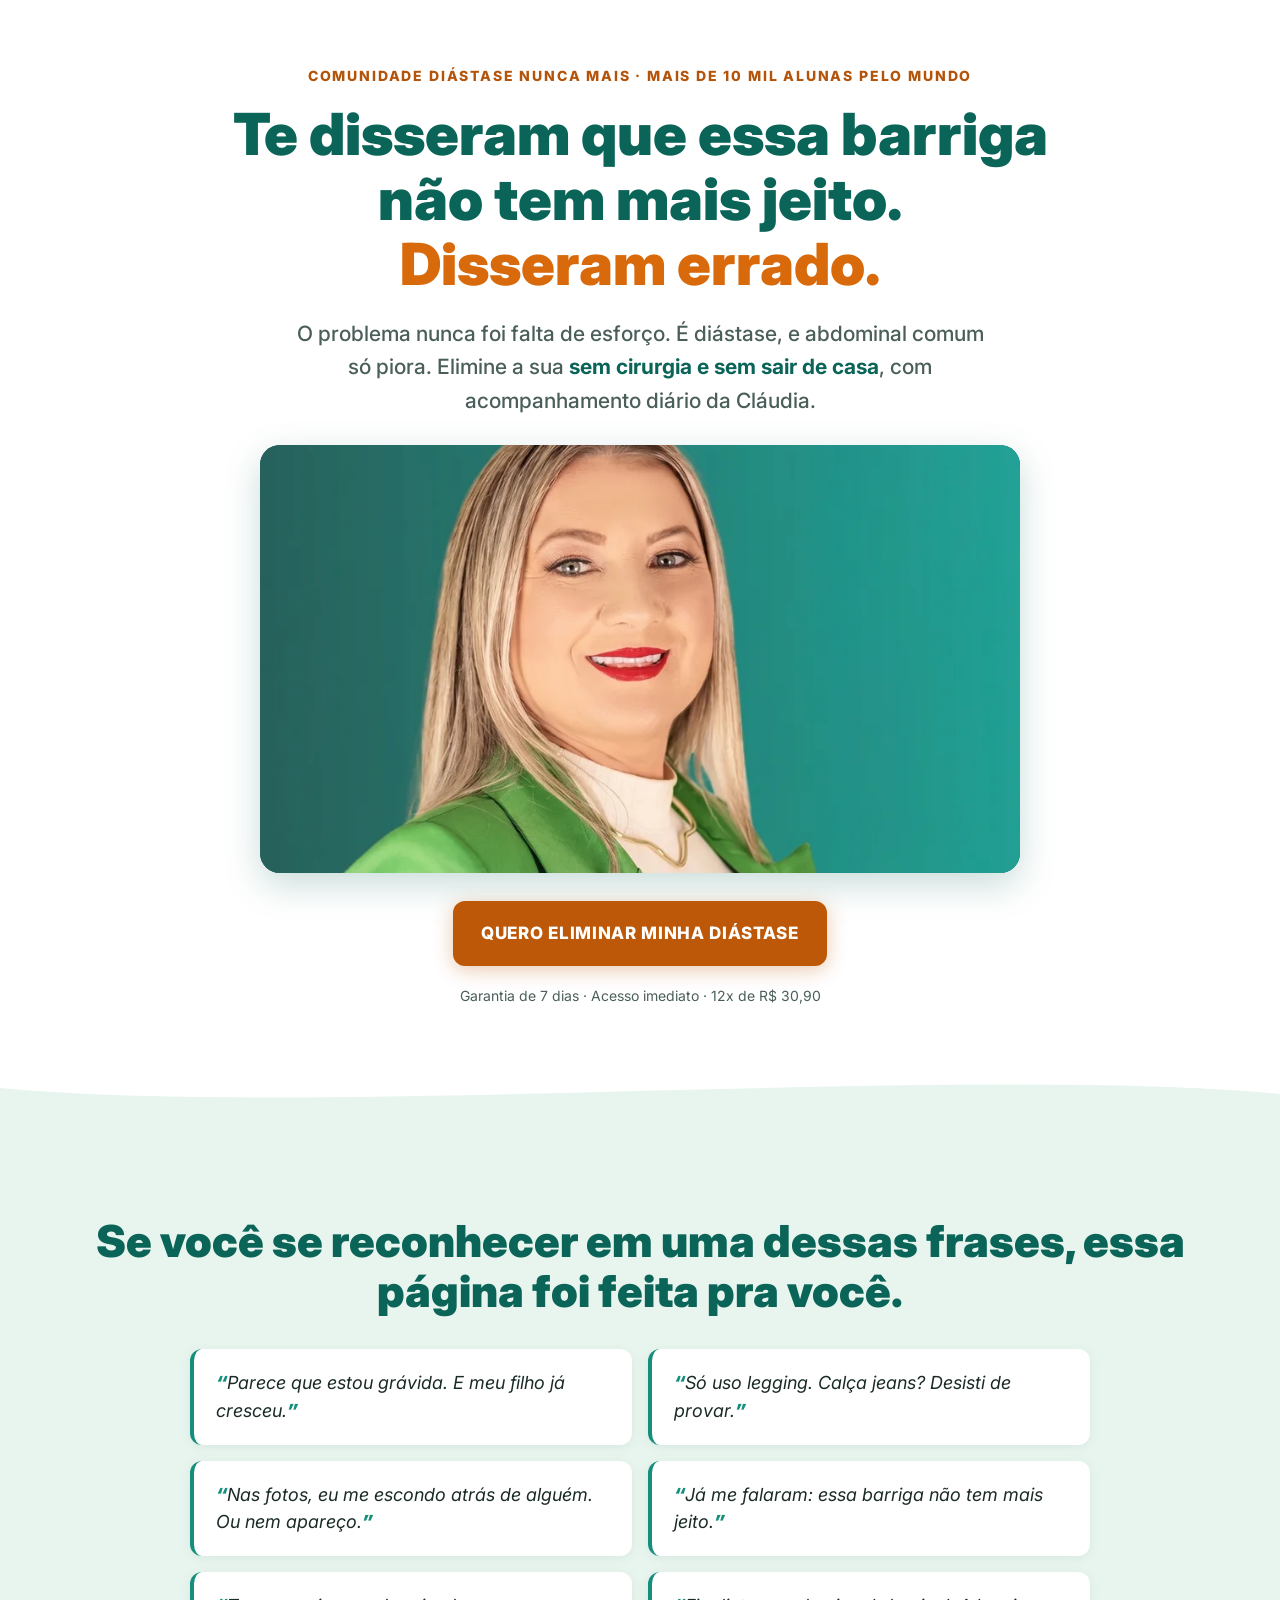
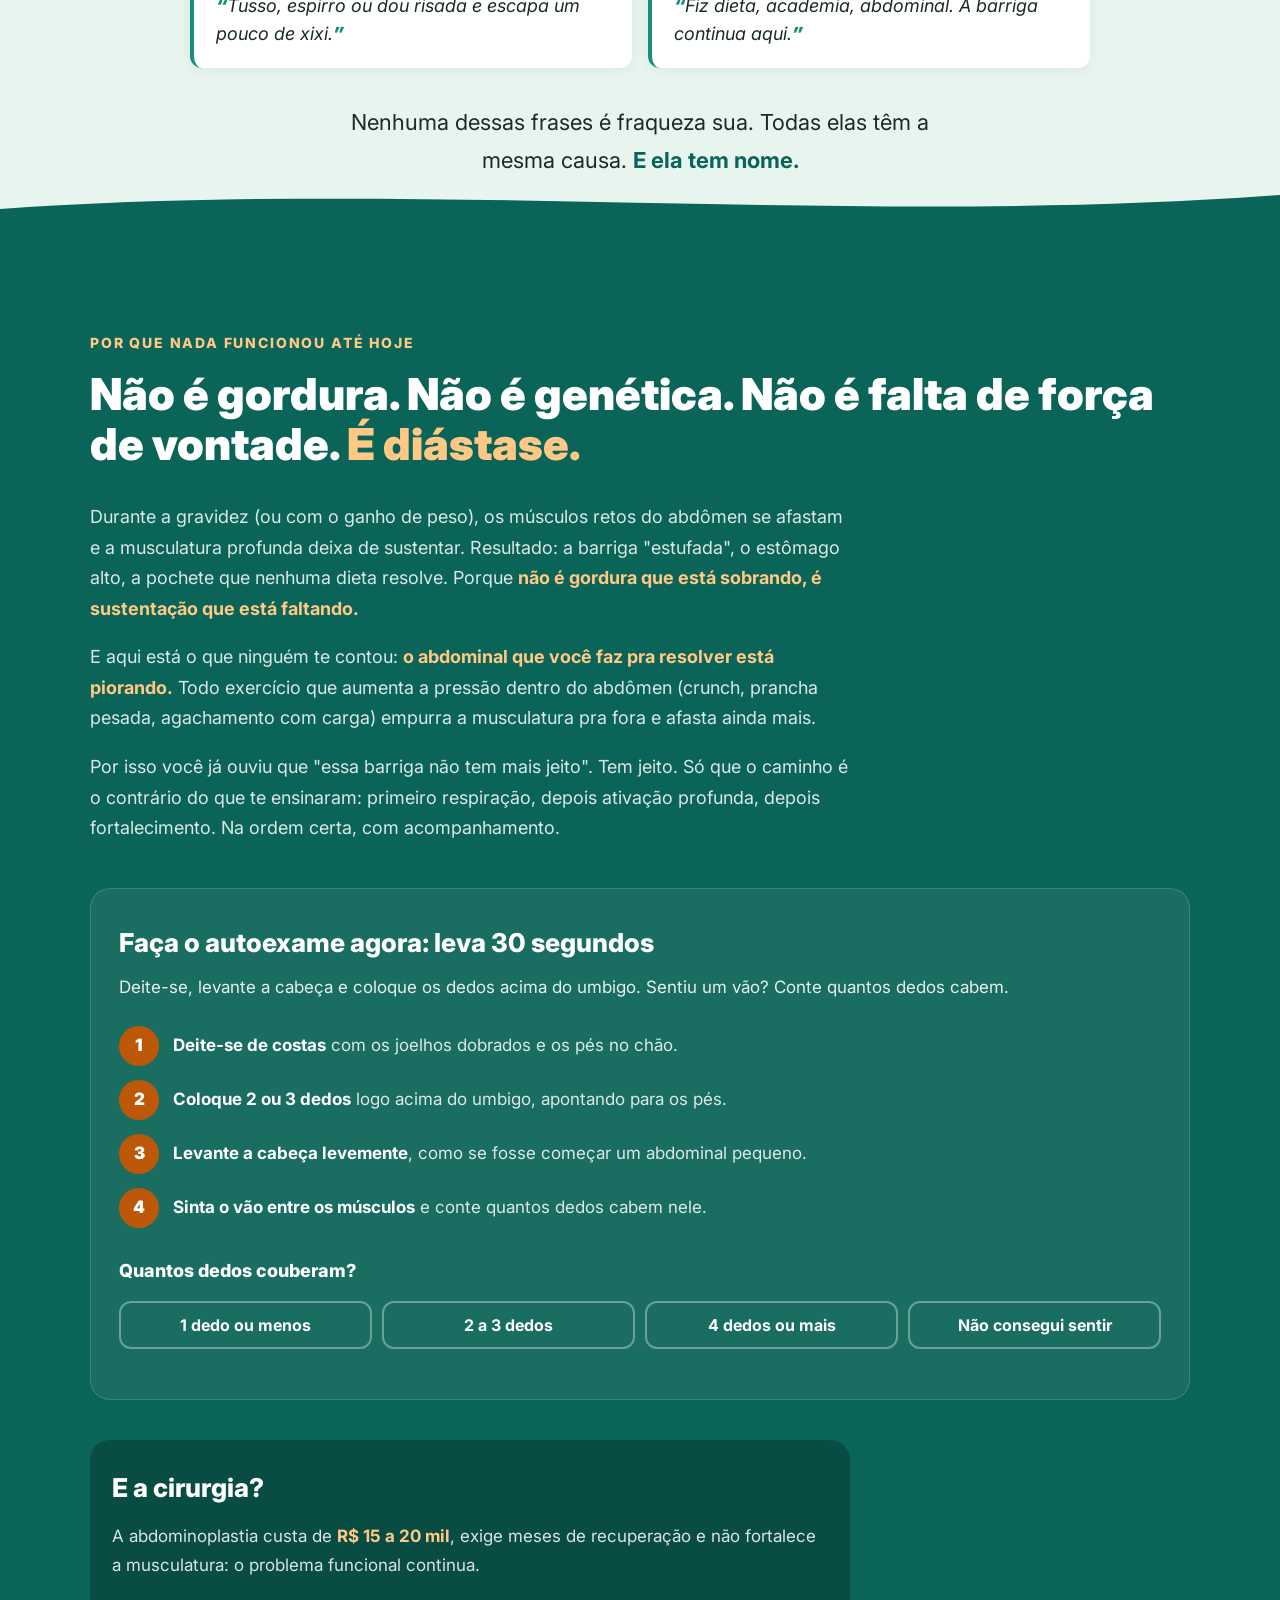
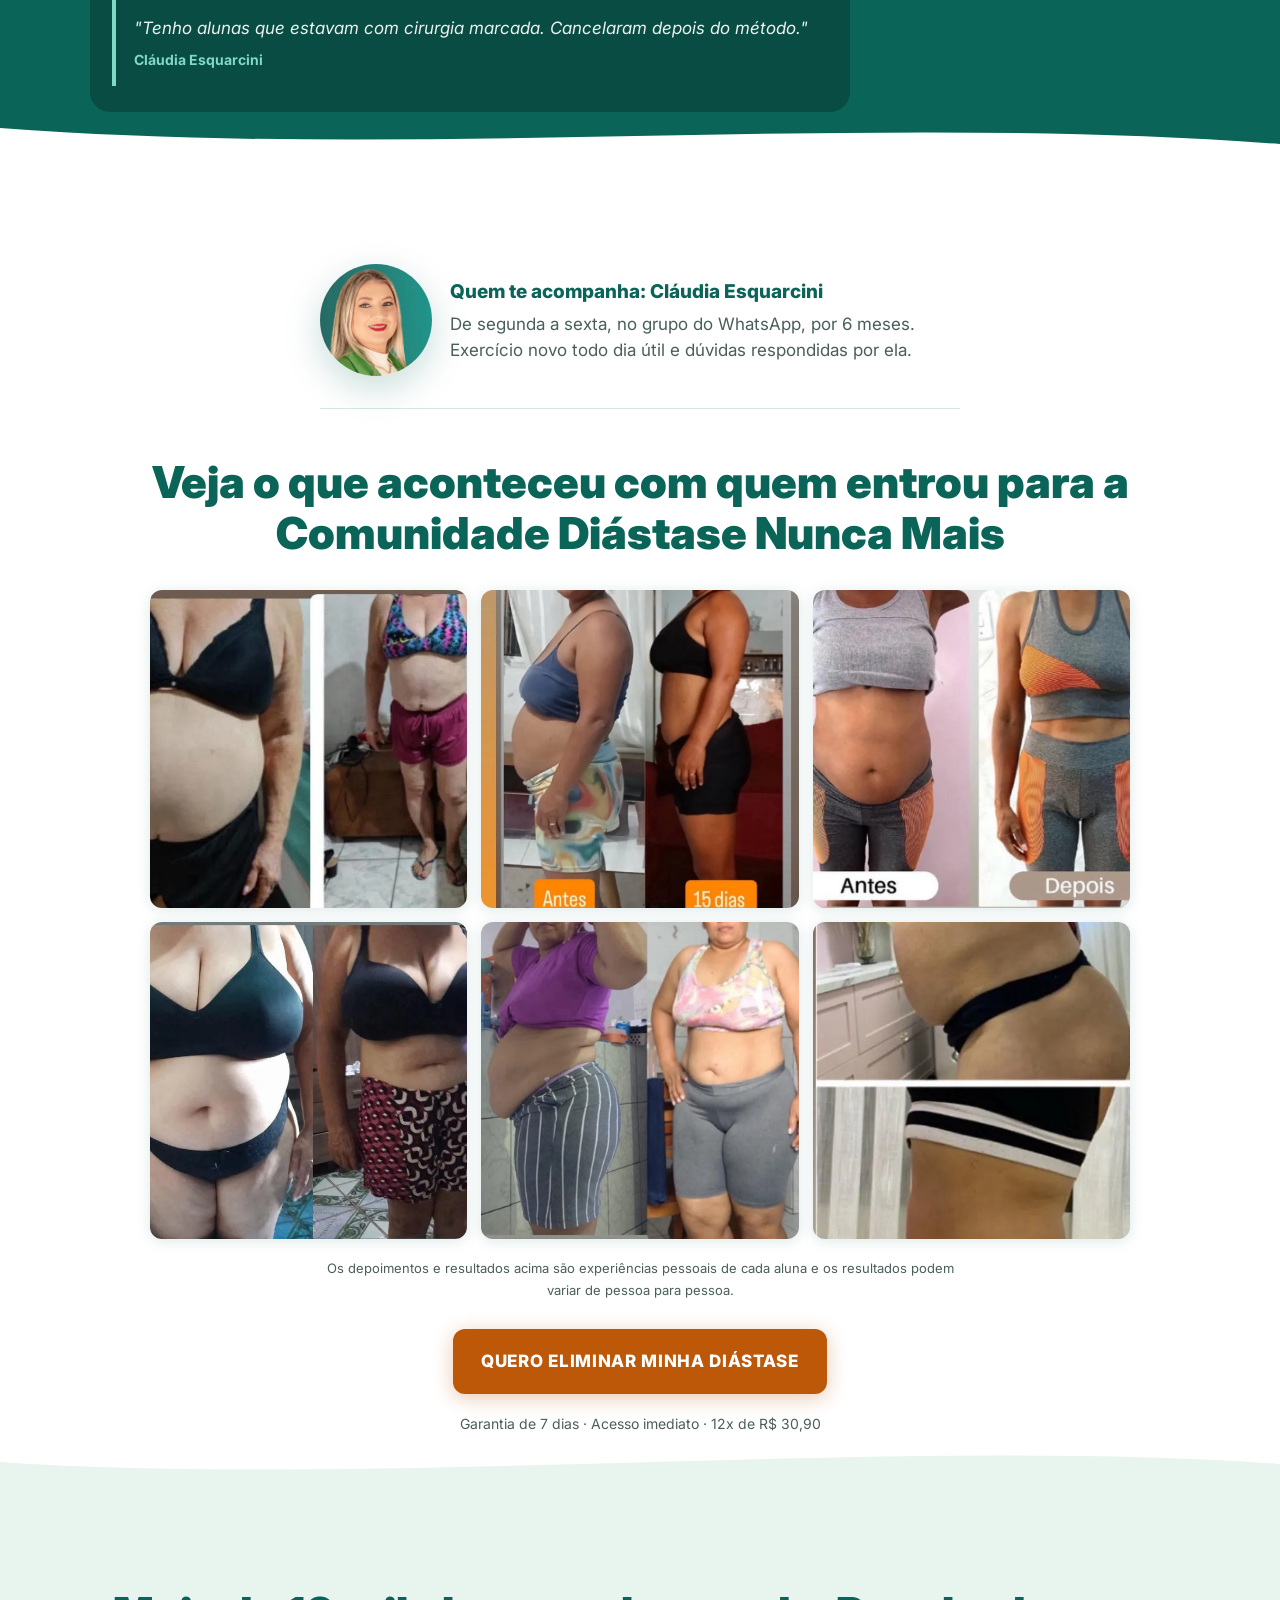
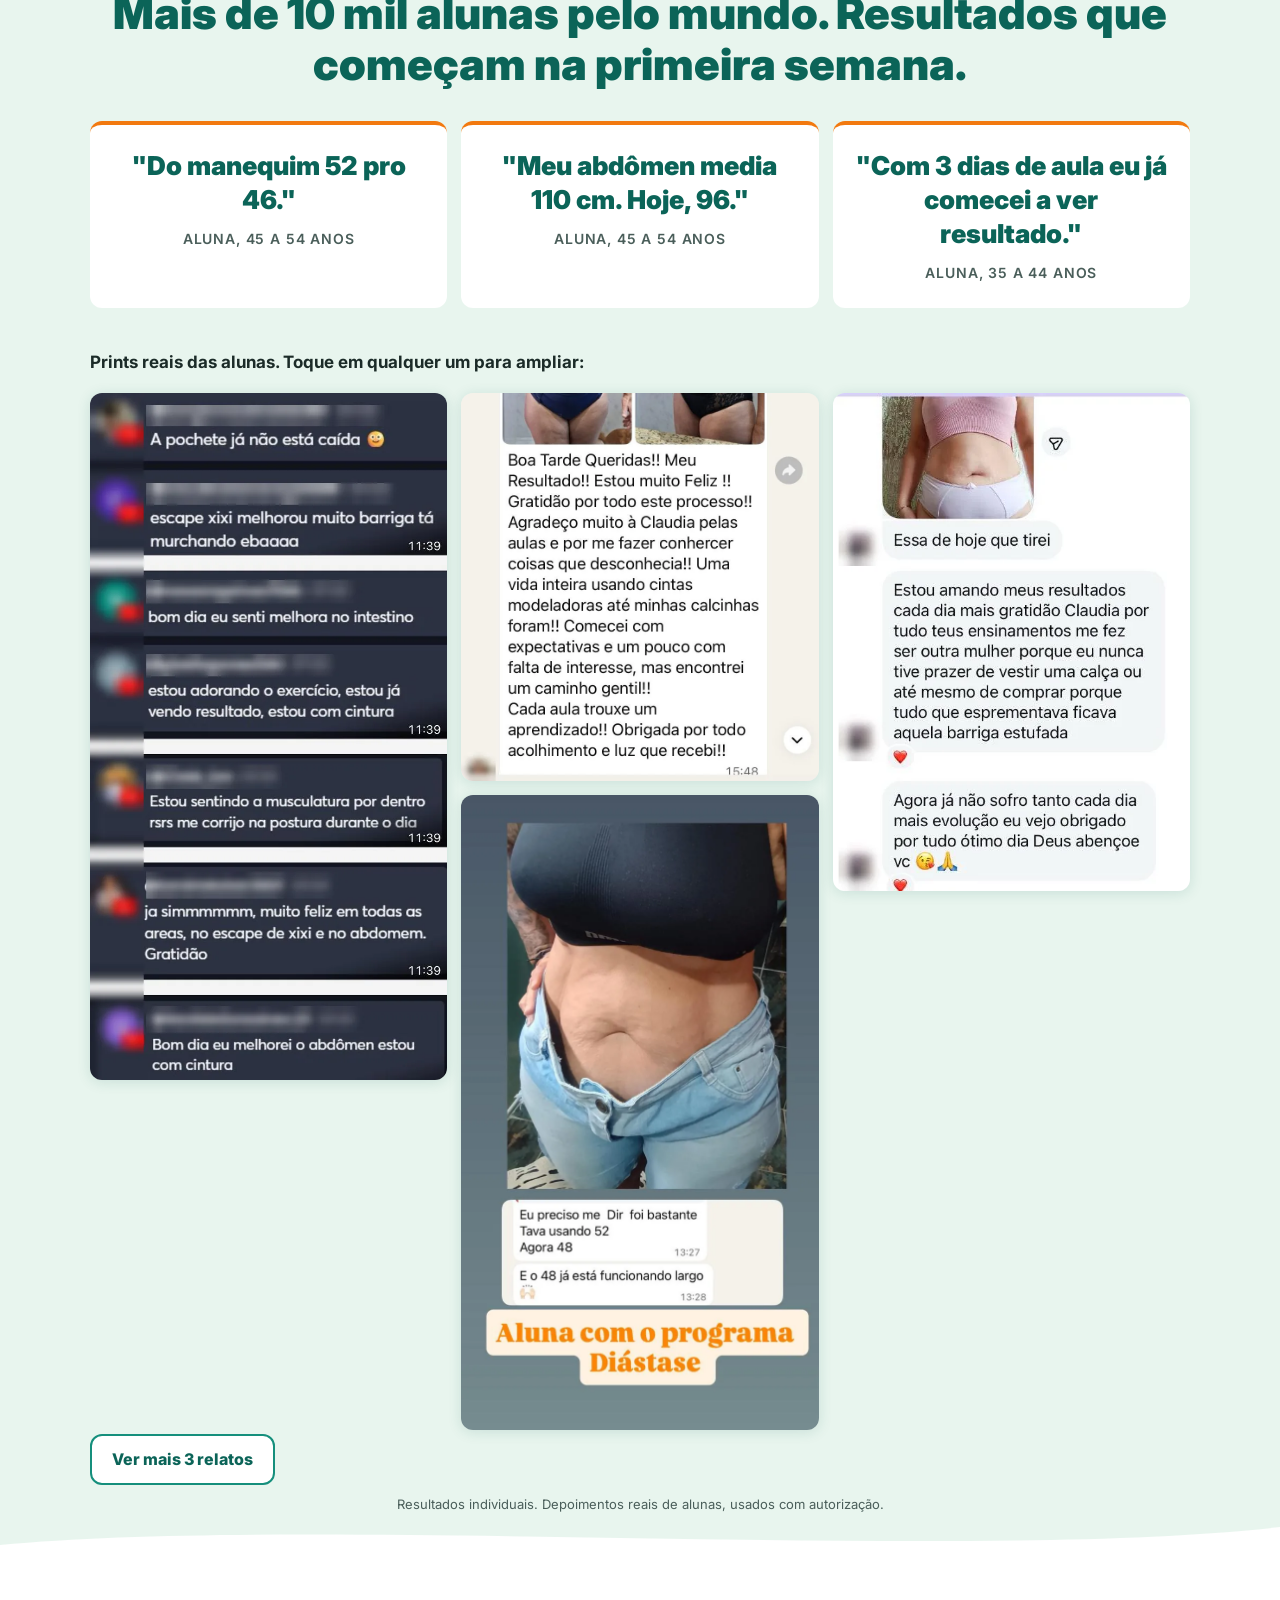
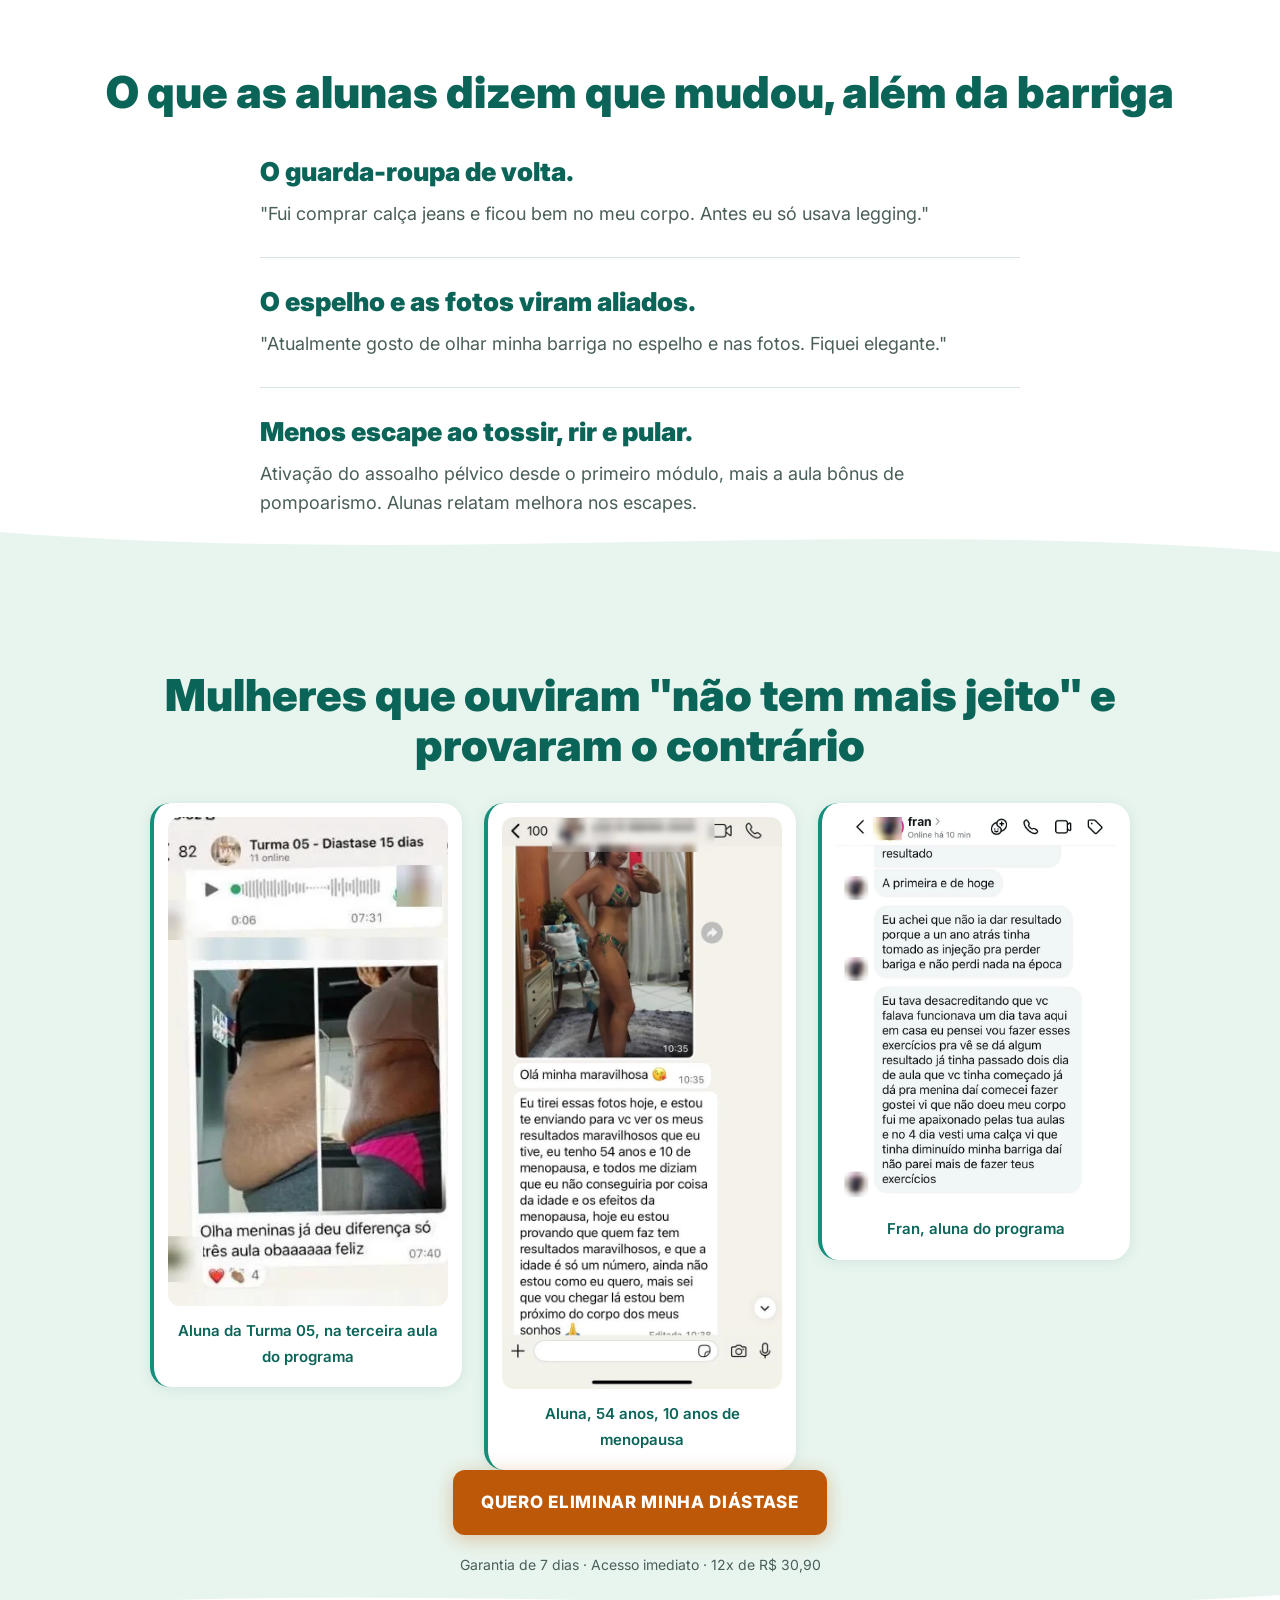
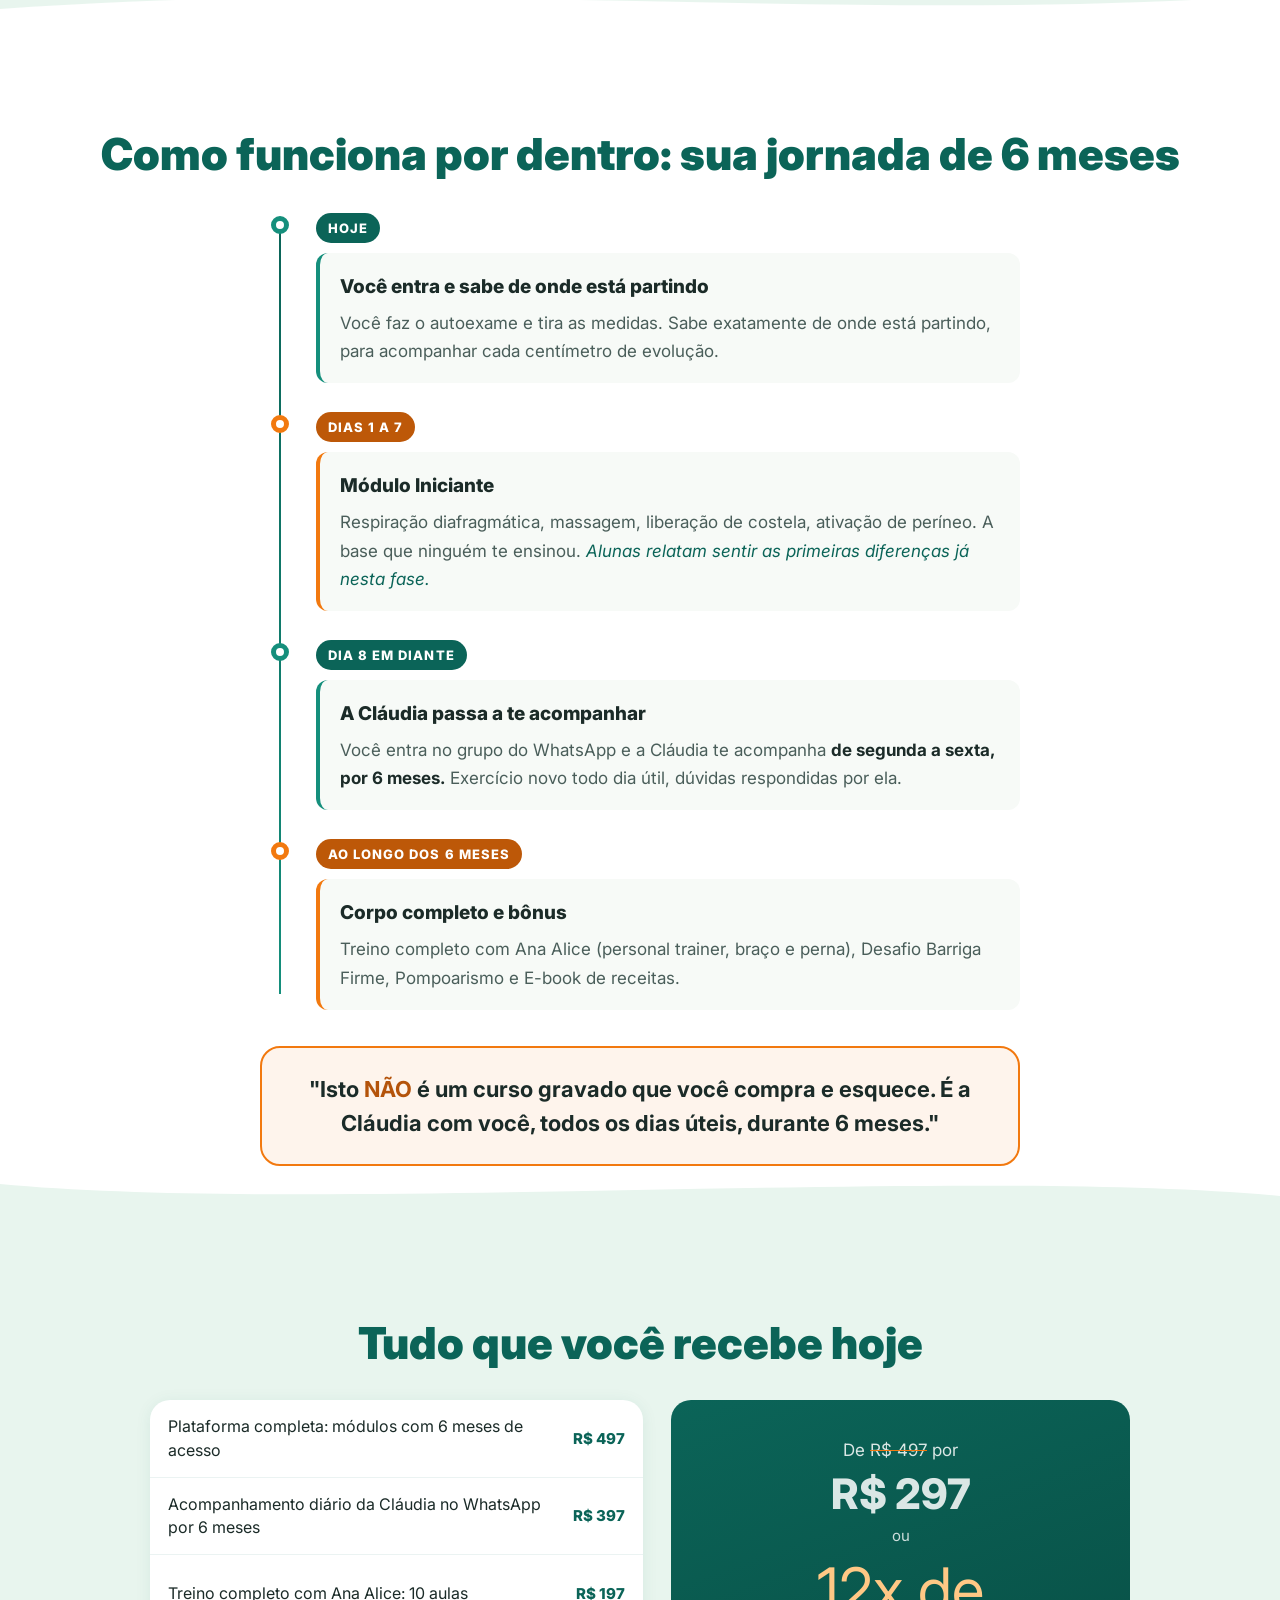
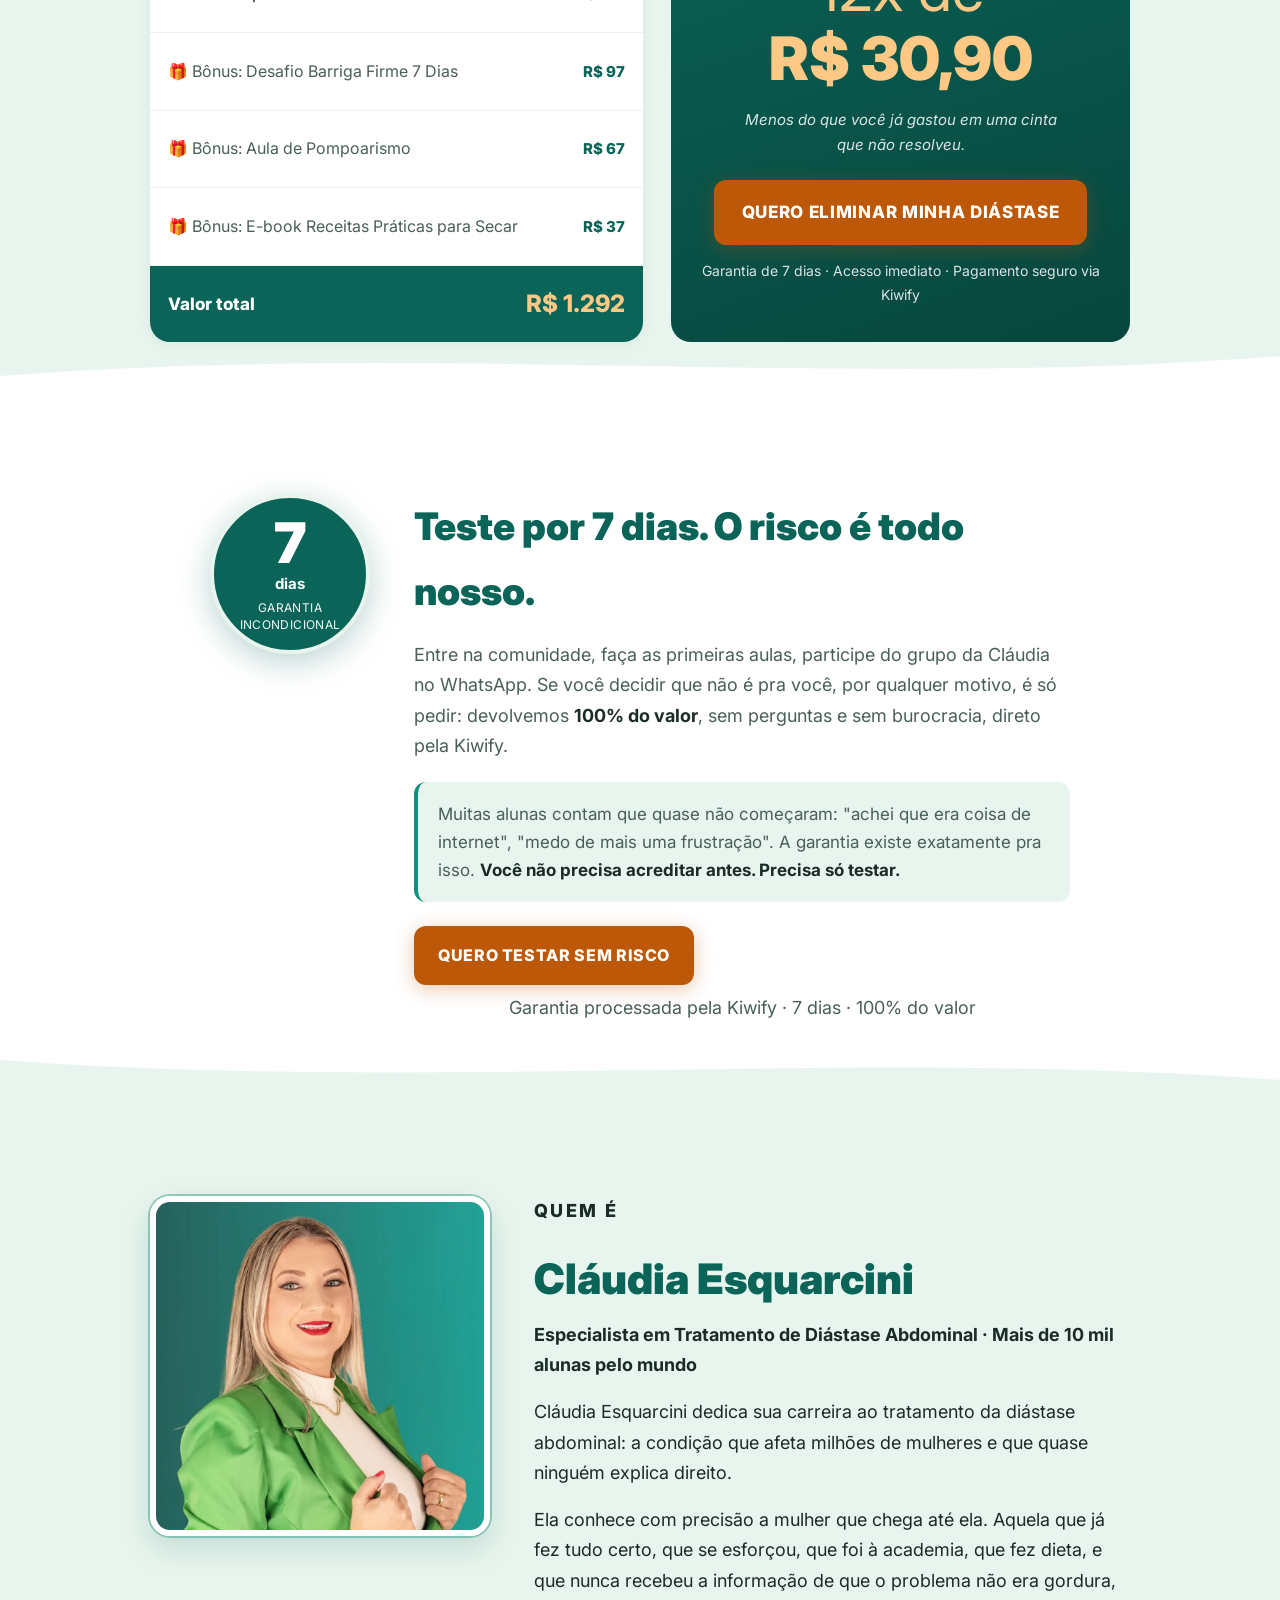
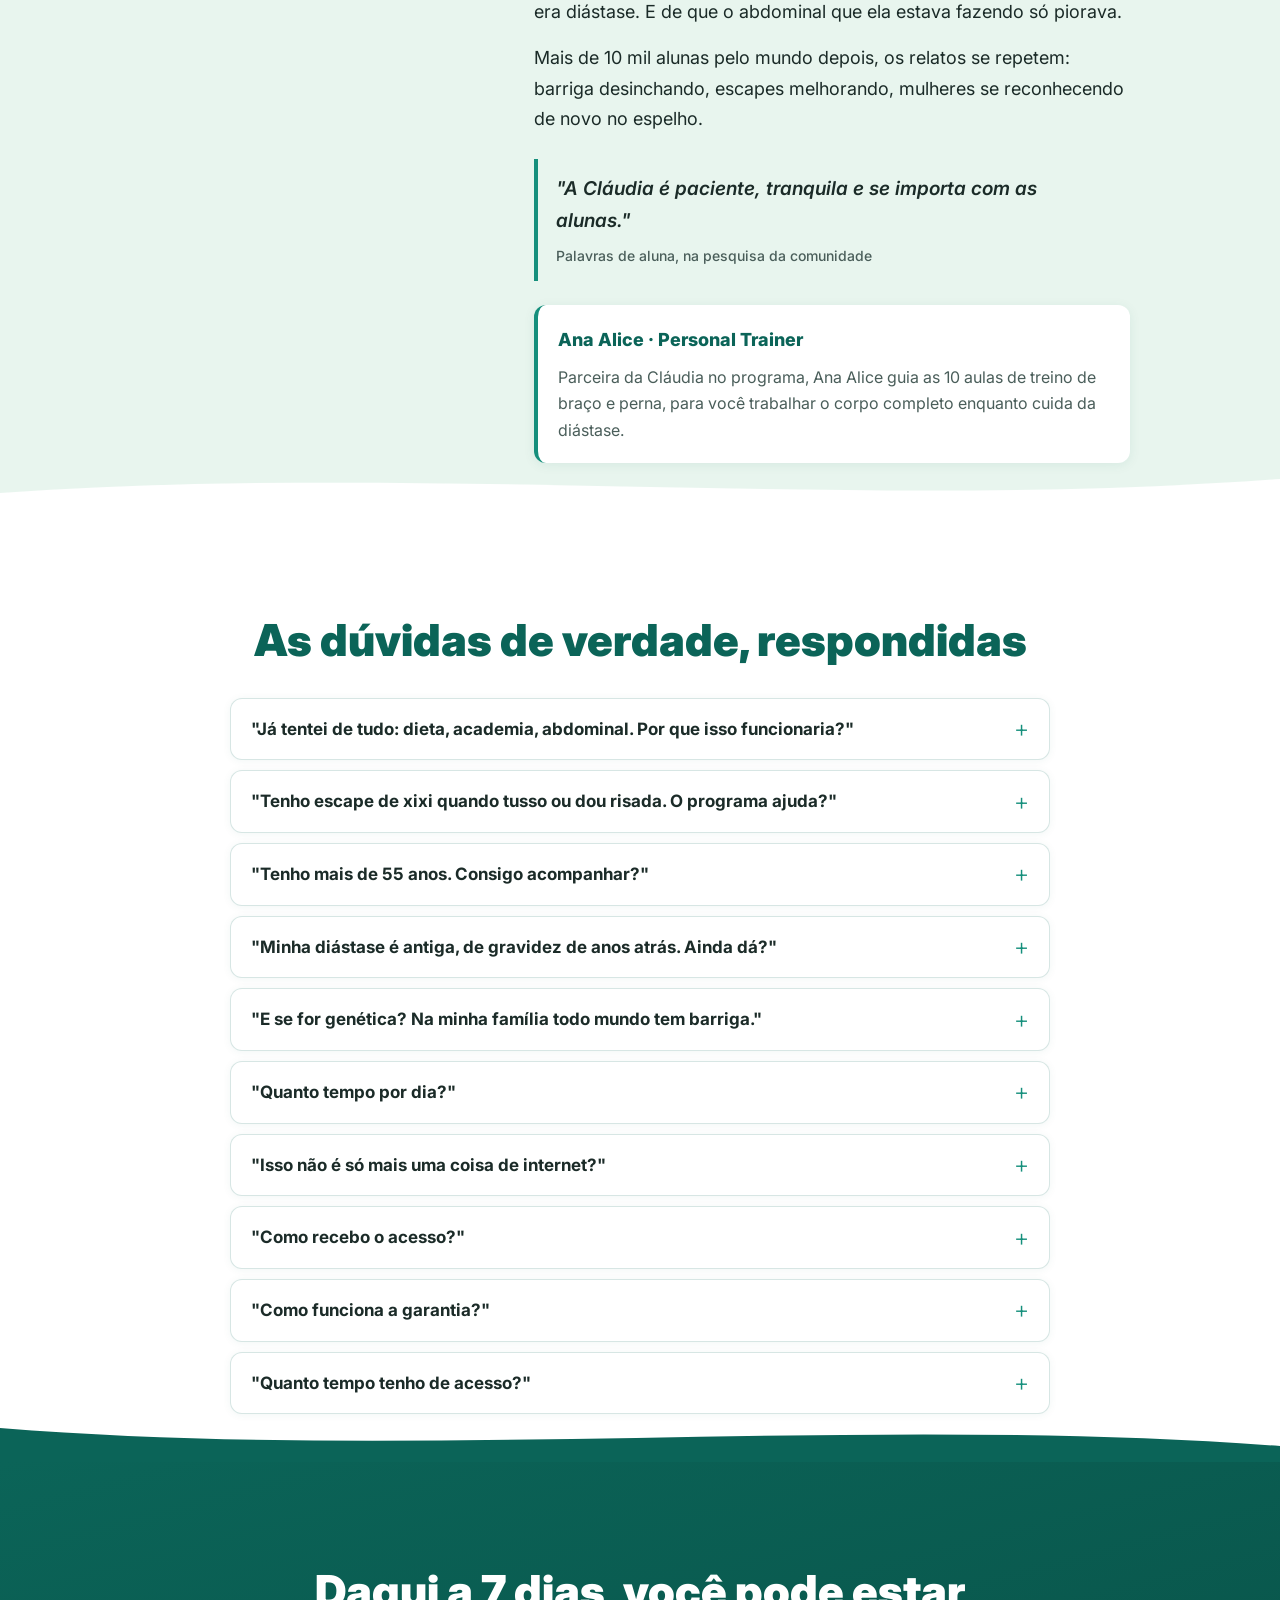
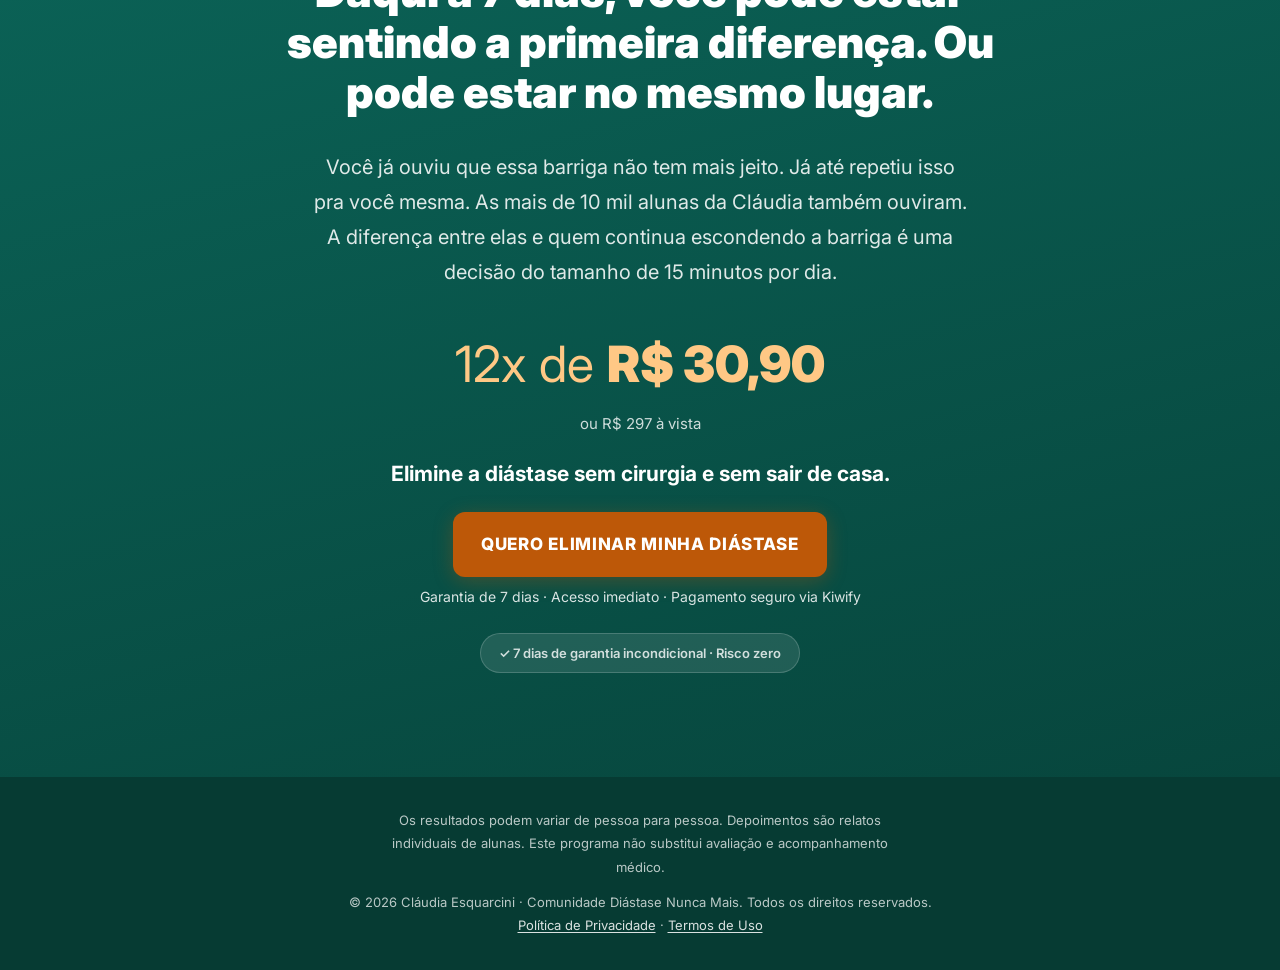
<file: black/index.html>
<!DOCTYPE html>
<html lang="pt-BR">
<head>
  <meta charset="UTF-8">
  <!-- Black November: depois de 30/11 às 23h59 (Brasília) a página leva para a oferta normal -->
  <script>
    window.BN_DEADLINE = Date.parse('2026-11-30T23:59:59-03:00');
    if (Date.now() > window.BN_DEADLINE) {
      location.replace('../' + location.search);
    }
  </script>

  <!-- Meta Pixel -->
  <script>
  !function(f,b,e,v,n,t,s)
  {if(f.fbq)return;n=f.fbq=function(){n.callMethod?
  n.callMethod.apply(n,arguments):n.queue.push(arguments)};
  if(!f._fbq)f._fbq=n;n.push=n;n.loaded=!0;n.version='2.0';
  n.queue=[];t=b.createElement(e);t.async=!0;
  t.src=v;s=b.getElementsByTagName(e)[0];
  s.parentNode.insertBefore(t,s)}(window, document,'script',
  'https://connect.facebook.net/en_US/fbevents.js');
  fbq('init', '1664425621411014');
  fbq('track', 'PageView');
  fbq('track', 'ViewContent', {
    content_name: 'Comunidade Diástase Nunca Mais',
    content_category: 'Saúde e Bem-estar',
    value: 197.00,
    currency: 'BRL'
  });
  </script>
  <noscript>
  <img height="1" width="1" style="display:none"
  src="https://www.facebook.com/tr?id=1664425621411014&ev=PageView&noscript=1"/>
  </noscript>
  <!-- End Meta Pixel -->

  <!-- Google tag (gtag.js) -->
  <script async src="https://www.googletagmanager.com/gtag/js?id=G-PNTZ1658DX"></script>
  <script>
    window.dataLayer = window.dataLayer || [];
    function gtag(){dataLayer.push(arguments);}
    gtag('js', new Date());
    gtag('config', 'G-PNTZ1658DX');
  </script>
  <script>
    gtag('event', 'view_item', {
      currency: 'BRL',
      value: 197.00,
      items: [{
        item_name: 'Comunidade Diástase Nunca Mais',
        item_category: 'Saúde e Bem-estar',
        price: 197.00
      }]
    });

    document.addEventListener('DOMContentLoaded', function() {
      document.querySelectorAll('a[href*="pay.kiwify.com.br"]')
        .forEach(function(btn) {
          btn.addEventListener('click', function() {
            gtag('event', 'begin_checkout', {
              currency: 'BRL',
              value: 197.00,
              items: [{
                item_name: 'Comunidade Diástase Nunca Mais',
                price: 197.00
              }]
            });
            fbq('track', 'InitiateCheckout', {
              content_name: 'Comunidade Diástase Nunca Mais',
              value: 197.00,
              currency: 'BRL'
            });
          });
        });
    });

    var scrollMarks = {25: false, 50: false, 75: false, 100: false};
    window.addEventListener('scroll', function() {
      var scrolled = (window.scrollY + window.innerHeight) /
                     document.documentElement.scrollHeight * 100;
      Object.keys(scrollMarks).forEach(function(mark) {
        if (!scrollMarks[mark] && scrolled >= mark) {
          scrollMarks[mark] = true;
          gtag('event', 'scroll_depth', {
            percent_scrolled: parseInt(mark),
            page: 'pagina_black_curta'
          });
        }
      });
    });
  </script>
  <!-- End Google tag -->

  <!-- UTM passthrough: repassa os parâmetros utm da URL da página pro link de checkout do Kiwify -->
  <script>
    document.addEventListener('DOMContentLoaded', function() {
      var pageParams = new URLSearchParams(window.location.search);
      var utmKeys = ['utm_source', 'utm_medium', 'utm_campaign', 'utm_content', 'utm_term'];
      var utmParams = new URLSearchParams();
      utmKeys.forEach(function(key) {
        var value = pageParams.get(key);
        if (value) utmParams.set(key, value);
      });
      if (utmParams.toString() === '') return;

      document.querySelectorAll('a[href*="pay.kiwify.com.br"]').forEach(function(link) {
        var url = new URL(link.href, window.location.href);
        utmParams.forEach(function(value, key) {
          url.searchParams.set(key, value);
        });
        link.href = url.toString();
      });
    });
  </script>
  <!-- End UTM passthrough -->

  <meta name="viewport" content="width=device-width, initial-scale=1.0">
  <title>Black November · Diástase Nunca Mais por R$ 197</title>
  <meta name="robots" content="noindex">
  <meta name="description" content="Black November da Comunidade Diástase Nunca Mais: de R$ 297 por R$ 197, só até 30 de novembro. Acompanhamento da Cláudia Esquarcini no WhatsApp por 6 meses.">
  <meta name="theme-color" content="#04241F">

  <link rel="preconnect" href="https://fonts.googleapis.com">
  <link rel="preconnect" href="https://fonts.gstatic.com" crossorigin>
  <link href="https://fonts.googleapis.com/css2?family=Inter:wght@400;600;700;800;900&display=swap" rel="stylesheet">

  <link rel="preload" as="image" href="../img/claudia_hero.webp" type="image/webp">
  <link rel="stylesheet" href="../css/style.css">
  <link rel="stylesheet" href="../black/black.css">
  <link rel="stylesheet" href="../black/carrossel.css">
</head>
<body class="pg-black">

<!-- CTA FIXO (celular): aparece quando o topo, o card de preço e o final saem da tela -->
<div class="sticky-cta" id="stickyCta" aria-hidden="true" inert>
  <a href="https://pay.kiwify.com.br/VEL0DzD">
    <span>GARANTIR POR R$&nbsp;197</span>
    <span class="bk-sticky-time">Termina em <span data-bn="short">--</span></span>
  </a>
</div>

<!-- ============================================================
     1. TOPO: a oferta inteira na primeira tela
     ============================================================ -->
<header class="bk-hero" id="hero">
  <div class="container bk-hero__grid">

    <div class="bk-hero__offer">
      <p class="bk-brand"><span class="bk-brand__black">Black November</span> <span class="bk-brand__name">Comunidade Diástase Nunca Mais</span></p>

      <h1 class="bk-title">R$&nbsp;100 a menos para você <span class="bk-title__hl">eliminar a diástase.</span></h1>

      <p class="bk-lead">Mesmo método, mesmo acompanhamento da Cláudia no WhatsApp por 6 meses. Só até segunda, dia 30.</p>

      <div class="bk-price" aria-label="De 297 reais por 197 reais">
        <span class="bk-price__old"><s>R$&nbsp;297</s></span>
        <span class="bk-price__new">R$&nbsp;197</span>
        <span class="bk-price__inst">ou 12x de R$&nbsp;20,37</span>
      </div>

      <div class="bk-clock-wrap">
        <p class="bk-clock-wrap__lbl">O desconto acaba em</p>
        <span class="bn-clock bk-clock" role="timer" aria-label="Tempo até o fim da Black November">
          <span class="bn-clock__unit"><span class="bn-clock__num" data-bn="d">--</span><span class="bn-clock__lbl">dias</span></span>
          <span class="bn-clock__unit"><span class="bn-clock__num" data-bn="h">--</span><span class="bn-clock__lbl">horas</span></span>
          <span class="bn-clock__unit"><span class="bn-clock__num" data-bn="m">--</span><span class="bn-clock__lbl">min</span></span>
          <span class="bn-clock__unit"><span class="bn-clock__num" data-bn="s">--</span><span class="bn-clock__lbl">seg</span></span>
        </span>
      </div>

      <div class="cta-block bk-cta">
        <a href="https://pay.kiwify.com.br/VEL0DzD" class="btn-primary btn-xl">QUERO ELIMINAR MINHA DIÁSTASE</a>
        <p class="cta-micro cta-micro--light">Garantia de 7 dias &middot; Acesso imediato &middot; Pagamento seguro via Kiwify</p>
      </div>
    </div>

    <figure class="bk-hero__photo">
      <picture>
        <source srcset="../img/claudia_hero.webp" type="image/webp">
        <img src="../img/claudia_hero.jpg" alt="Cláudia Esquarcini, sorrindo, de blazer verde" width="900" height="900" fetchpriority="high">
      </picture>
      <figcaption>
        <strong>Cláudia Esquarcini</strong>
        Especialista em Tratamento de Diástase Abdominal &middot; mais de 10 mil alunas pelo mundo
      </figcaption>
    </figure>

  </div>
</header>

<!-- ============================================================
     2. O QUE VOCÊ RECEBE
     ============================================================ -->
<section class="bk-section bk-what" id="o-que-recebe">
  <div class="container bk-narrow">
    <h2 class="bk-h2">Tudo que você recebe pelos mesmos R$&nbsp;197</h2>

    <ul class="bk-list">
      <li class="bk-item bk-item--lead">
        <span class="bk-item__check" aria-hidden="true"><svg viewBox="0 0 24 24" width="22" height="22"><path d="M5 12.5l4.5 4.5L19 7.5" fill="none" stroke="currentColor" stroke-width="2.6" stroke-linecap="round" stroke-linejoin="round"/></svg></span>
        <div>
          <h3>A Cláudia te acompanhando no WhatsApp por 6 meses</h3>
          <p>De segunda a sexta, exercício novo todo dia útil e suas dúvidas respondidas por ela. Não é curso gravado e esquecido.</p>
        </div>
      </li>
      <li class="bk-item">
        <span class="bk-item__check" aria-hidden="true"><svg viewBox="0 0 24 24" width="22" height="22"><path d="M5 12.5l4.5 4.5L19 7.5" fill="none" stroke="currentColor" stroke-width="2.6" stroke-linecap="round" stroke-linejoin="round"/></svg></span>
        <div>
          <h3>Plataforma completa com 6 meses de acesso</h3>
          <p>O método na ordem certa: respiração, ativação profunda e fortalecimento. 15 a 20 minutos por dia, em casa, sem equipamento.</p>
        </div>
      </li>
      <li class="bk-item">
        <span class="bk-item__check" aria-hidden="true"><svg viewBox="0 0 24 24" width="22" height="22"><path d="M5 12.5l4.5 4.5L19 7.5" fill="none" stroke="currentColor" stroke-width="2.6" stroke-linecap="round" stroke-linejoin="round"/></svg></span>
        <div>
          <h3>Treino completo com a Ana Alice</h3>
          <p>10 aulas de braço e perna com a personal trainer parceira da Cláudia.</p>
        </div>
      </li>
      <li class="bk-item">
        <span class="bk-item__check" aria-hidden="true"><svg viewBox="0 0 24 24" width="22" height="22"><path d="M5 12.5l4.5 4.5L19 7.5" fill="none" stroke="currentColor" stroke-width="2.6" stroke-linecap="round" stroke-linejoin="round"/></svg></span>
        <div>
          <h3>3 bônus</h3>
          <p>Desafio Barriga Firme 7 Dias, Aula de Pompoarismo e o e-book Receitas Práticas para Secar.</p>
        </div>
      </li>
    </ul>
  </div>
</section>

<!-- ============================================================
     3. PROVA: antes e depois reais
     ============================================================ -->
<section class="bk-section bk-proof" id="resultados">
  <div class="container">
    <h2 class="bk-h2 bk-h2--center">Alunas reais, sem cirurgia</h2>

    <div class="bk-car" role="region" aria-roledescription="carrossel" aria-label="Resultados e depoimentos de alunas">
      <button type="button" class="bk-car__arrow bk-car__arrow--prev" aria-label="Ver depoimentos anteriores" data-dir="-1">
        <svg viewBox="0 0 24 24" width="24" height="24" aria-hidden="true"><path d="M15 5l-7 7 7 7" fill="none" stroke="currentColor" stroke-width="2.6" stroke-linecap="round" stroke-linejoin="round"/></svg>
      </button>
      <ul class="bk-car__track" tabindex="0">
        <li class="bk-car__slide">
          <button type="button" class="print bk-car__card" data-full="../img/antes-depois/antes-depois-02.webp" aria-label="Ampliar depoimento 1 de 19">
            <picture>
              <source srcset="../img/antes-depois/antes-depois-02.webp" type="image/webp">
              <img src="../img/antes-depois/antes-depois-02.jpg" alt="Aluna da comunidade de lado, comparando o antes e os primeiros 15 dias de programa, com a barriga visivelmente menor" width="808" height="951">
            </picture>
          </button>
        </li>
        <li class="bk-car__slide">
          <button type="button" class="print bk-car__card" data-full="../img/antes-depois/antes-depois-01.webp" aria-label="Ampliar depoimento 2 de 19">
            <picture>
              <source srcset="../img/antes-depois/antes-depois-01.webp" type="image/webp">
              <img src="../img/antes-depois/antes-depois-01.jpg" alt="Antes e depois de aluna da comunidade, de frente, mostrando a redução do volume da barriga" width="798" height="522">
            </picture>
          </button>
        </li>
        <li class="bk-car__slide">
          <button type="button" class="print bk-car__card" data-full="../img/depoimentos/manequim-52-48.webp" aria-label="Ampliar depoimento 3 de 19">
            <picture>
              <source srcset="../img/depoimentos/manequim-52-48.webp" type="image/webp">
              <img src="../img/depoimentos/manequim-52-48.jpg" alt="Print de aluna do programa mostrando a calça jeans que vestiu, relatando que usava manequim 52 e agora o 48 está largo" width="720" height="1280">
            </picture>
          </button>
        </li>
        <li class="bk-car__slide">
          <button type="button" class="print bk-car__card" data-full="../img/antes-depois/antes-depois-03.webp" aria-label="Ampliar depoimento 4 de 19">
            <picture>
              <source srcset="../img/antes-depois/antes-depois-03.webp" type="image/webp">
              <img src="../img/antes-depois/antes-depois-03.jpg" alt="Antes e depois de aluna de conjunto de treino, de frente, com o abdômen mais firme na segunda foto" width="828" height="705" loading="lazy">
            </picture>
          </button>
        </li>
        <li class="bk-car__slide">
          <button type="button" class="print bk-car__card" data-full="../img/depoimentos/fran-historia.webp" aria-label="Ampliar depoimento 5 de 19">
            <picture>
              <source srcset="../img/depoimentos/fran-historia.webp" type="image/webp">
              <img src="../img/depoimentos/fran-historia.jpg" alt="Print de conversa da aluna Fran contando que achou que não ia dar resultado e no quarto dia vestiu uma calça e viu que a barriga tinha diminuído" width="828" height="1146" loading="lazy">
            </picture>
          </button>
        </li>
        <li class="bk-car__slide">
          <button type="button" class="print bk-car__card" data-full="../img/antes-depois/antes-depois-04.webp" aria-label="Ampliar depoimento 6 de 19">
            <picture>
              <source srcset="../img/antes-depois/antes-depois-04.webp" type="image/webp">
              <img src="../img/antes-depois/antes-depois-04.jpg" alt="Antes e depois de aluna da comunidade mostrando a cintura e o abdômen com volume menor" width="822" height="582" loading="lazy">
            </picture>
          </button>
        </li>
        <li class="bk-car__slide">
          <button type="button" class="print bk-car__card" data-full="../img/depoimentos/aluna-54-anos.webp" aria-label="Ampliar depoimento 7 de 19">
            <picture>
              <source srcset="../img/depoimentos/aluna-54-anos.webp" type="image/webp">
              <img src="../img/depoimentos/aluna-54-anos.jpg" alt="Print de conversa com foto do resultado de aluna de 54 anos relatando que todos diziam que ela não conseguiria por causa da idade e da menopausa" width="626" height="1280" loading="lazy">
            </picture>
          </button>
        </li>
        <li class="bk-car__slide">
          <button type="button" class="print bk-car__card" data-full="../img/antes-depois/antes-depois-06.webp" aria-label="Ampliar depoimento 8 de 19">
            <picture>
              <source srcset="../img/antes-depois/antes-depois-06.webp" type="image/webp">
              <img src="../img/antes-depois/antes-depois-06.jpg" alt="Antes e depois de aluna da comunidade, com a barriga menor e a postura mais firme na foto da direita" width="828" height="818" loading="lazy">
            </picture>
          </button>
        </li>
        <li class="bk-car__slide">
          <button type="button" class="print bk-car__card" data-full="../img/depoimentos/grupo-3-aulas.webp" aria-label="Ampliar depoimento 9 de 19">
            <picture>
              <source srcset="../img/depoimentos/grupo-3-aulas.webp" type="image/webp">
              <img src="../img/depoimentos/grupo-3-aulas.jpg" alt="Print do grupo de WhatsApp com foto de antes e depois da barriga e a mensagem: olha meninas, já deu diferença, só três aulas" width="337" height="589" loading="lazy">
            </picture>
          </button>
        </li>
        <li class="bk-car__slide">
          <button type="button" class="print bk-car__card" data-full="../img/depoimentos/cintas-resultado.webp" aria-label="Ampliar depoimento 10 de 19">
            <picture>
              <source srcset="../img/depoimentos/cintas-resultado.webp" type="image/webp">
              <img src="../img/depoimentos/cintas-resultado.jpg" alt="Print de aluna com fotos do resultado relatando que passou a vida usando cintas modeladoras e encontrou um caminho gentil" width="828" height="898" loading="lazy">
            </picture>
          </button>
        </li>
        <li class="bk-car__slide">
          <button type="button" class="print bk-car__card" data-full="../img/antes-depois/antes-depois-07.webp" aria-label="Ampliar depoimento 11 de 19">
            <picture>
              <source srcset="../img/antes-depois/antes-depois-07.webp" type="image/webp">
              <img src="../img/antes-depois/antes-depois-07.jpg" alt="Comparação de antes e depois de aluna, de lado, com o volume da barriga reduzido" width="504" height="1079" loading="lazy">
            </picture>
          </button>
        </li>
        <li class="bk-car__slide">
          <button type="button" class="print bk-car__card" data-full="../img/depoimentos/calca-jeans.webp" aria-label="Ampliar depoimento 12 de 19">
            <picture>
              <source srcset="../img/depoimentos/calca-jeans.webp" type="image/webp">
              <img src="../img/depoimentos/calca-jeans.jpg" alt="Print de aluna com foto do resultado relatando que nunca tinha tido prazer de vestir uma calça por causa da barriga estufada" width="513" height="714" loading="lazy">
            </picture>
          </button>
        </li>
        <li class="bk-car__slide">
          <button type="button" class="print bk-car__card" data-full="../img/depoimentos/abdomen-definido.webp" aria-label="Ampliar depoimento 13 de 19">
            <picture>
              <source srcset="../img/depoimentos/abdomen-definido.webp" type="image/webp">
              <img src="../img/depoimentos/abdomen-definido.jpg" alt="Print de feedback de aluna com foto do abdômen relatando linhas de definição muscular e intestino funcionando melhor" width="720" height="1280" loading="lazy">
            </picture>
          </button>
        </li>
        <li class="bk-car__slide">
          <button type="button" class="print bk-car__card" data-full="../img/depoimentos/escape-espelho-postura.webp" aria-label="Ampliar depoimento 14 de 19">
            <picture>
              <source srcset="../img/depoimentos/escape-espelho-postura.webp" type="image/webp">
              <img src="../img/depoimentos/escape-espelho-postura.jpg" alt="Mensagens de aluna no WhatsApp: hoje consegue se olhar no espelho, o estômago baixou e o escape de xixi diminuiu" width="828" height="784" loading="lazy">
            </picture>
          </button>
        </li>
        <li class="bk-car__slide">
          <button type="button" class="print bk-car__card" data-full="../img/depoimentos/comentarios-live.webp" aria-label="Ampliar depoimento 15 de 19">
            <picture>
              <source srcset="../img/depoimentos/comentarios-live.webp" type="image/webp">
              <img src="../img/depoimentos/comentarios-live.jpg" alt="Print de comentários de alunas ao vivo relatando melhora na barriga, no intestino e nos escapes de urina" width="666" height="1280" loading="lazy">
            </picture>
          </button>
        </li>
        <li class="bk-car__slide">
          <button type="button" class="print bk-car__card" data-full="../img/depoimentos/comentario-15-dias.webp" aria-label="Ampliar depoimento 16 de 19">
            <picture>
              <source srcset="../img/depoimentos/comentario-15-dias.webp" type="image/webp">
              <img src="../img/depoimentos/comentario-15-dias.jpg" alt="Comentário de aluna relatando que com 15 dias de aulas já está bem melhor" width="800" height="231" loading="lazy">
            </picture>
          </button>
        </li>
        <li class="bk-car__slide">
          <button type="button" class="print bk-car__card" data-full="../img/depoimentos/comentario-abdomen.webp" aria-label="Ampliar depoimento 17 de 19">
            <picture>
              <source srcset="../img/depoimentos/comentario-abdomen.webp" type="image/webp">
              <img src="../img/depoimentos/comentario-abdomen.jpg" alt="Comentário de aluna relatando que fez exercícios de abdômen a vida inteira e aprendeu com as aulas que não precisava" width="648" height="319" loading="lazy">
            </picture>
          </button>
        </li>
        <li class="bk-car__slide">
          <button type="button" class="print bk-car__card" data-full="../img/depoimentos/escape-absorvente.webp" aria-label="Ampliar depoimento 18 de 19">
            <picture>
              <source srcset="../img/depoimentos/escape-absorvente.webp" type="image/webp">
              <img src="../img/depoimentos/escape-absorvente.jpg" alt="Mensagem de aluna: usava 3 absorventes íntimos por dia por causa de escape de xixi e hoje não usa mais" width="801" height="281" loading="lazy">
            </picture>
          </button>
        </li>
        <li class="bk-car__slide">
          <button type="button" class="print bk-car__card" data-full="../img/depoimentos/escape-comentario-cintura.webp" aria-label="Ampliar depoimento 19 de 19">
            <picture>
              <source srcset="../img/depoimentos/escape-comentario-cintura.webp" type="image/webp">
              <img src="../img/depoimentos/escape-comentario-cintura.jpg" alt="Comentário de aluna no Instagram: depois que começou os exercícios, melhorou o escape de xixi, o estômago baixou e está ganhando cintura" width="828" height="336" loading="lazy">
            </picture>
          </button>
        </li>
      </ul>
      <button type="button" class="bk-car__arrow bk-car__arrow--next" aria-label="Ver próximos depoimentos" data-dir="1">
        <svg viewBox="0 0 24 24" width="24" height="24" aria-hidden="true"><path d="M9 5l7 7-7 7" fill="none" stroke="currentColor" stroke-width="2.6" stroke-linecap="round" stroke-linejoin="round"/></svg>
      </button>
    </div>
    <p class="bk-car__hint"><span class="bk-car__count" aria-live="polite">1 de 19</span> &middot; Use as setas ou arraste. Toque na foto para ampliar. Os resultados variam de pessoa para pessoa.</p>

    <blockquote class="bk-quote">
      <p>"Tenho alunas que estavam com cirurgia marcada. Cancelaram depois do método."</p>
      <footer>Cláudia Esquarcini</footer>
    </blockquote>
  </div>
</section>

<!-- ============================================================
     4. PREÇO
     ============================================================ -->
<section class="bk-section bk-offer" id="oferta">
  <div class="container">
    <div class="bk-card" id="checkout">
      <p class="bk-card__tag">Black November: &minus;R$&nbsp;100</p>
      <p class="bk-card__from">De <s>R$&nbsp;297</s> por</p>
      <p class="bk-card__price">R$&nbsp;197</p>
      <p class="bk-card__inst">à vista, ou 12x de <strong>R$&nbsp;20,37</strong></p>
      <p class="bk-card__anchor">Uma abdominoplastia custa de R$&nbsp;15 a 20 mil e não fortalece a musculatura.</p>
      <a href="https://pay.kiwify.com.br/VEL0DzD" class="btn-primary btn-xl">QUERO ELIMINAR MINHA DIÁSTASE</a>
      <p class="cta-micro cta-micro--light">Dia 1º de dezembro o valor volta para R$&nbsp;297.</p>
    </div>
  </div>
</section>

<!-- ============================================================
     5. GARANTIA
     ============================================================ -->
<section class="bk-section bk-guarantee" id="garantia">
  <div class="container bk-narrow bk-guarantee__inner">
    <div class="bk-seal" aria-hidden="true">
      <span class="bk-seal__num">7</span>
      <span class="bk-seal__days">dias</span>
    </div>
    <div>
      <h2 class="bk-h2">Teste por 7 dias. O risco é todo nosso.</h2>
      <p>Entre, faça as primeiras aulas e participe do grupo da Cláudia. Se decidir que não é pra você, por qualquer motivo, é só pedir: você recebe <strong>100% do valor de volta</strong> pela Kiwify, sem perguntas.</p>
    </div>
  </div>
</section>

<!-- ============================================================
     6. FAQ CURTO
     ============================================================ -->
<section class="bk-section bk-faq" id="faq">
  <div class="container bk-narrow">
    <h2 class="bk-h2">Dúvidas rápidas</h2>

    <div class="faq-list">
      <div class="faq-item">
        <button class="faq-q" aria-expanded="false" aria-controls="bk-a1">
          Até quando vale o preço de R$&nbsp;197?
          <span class="faq-icon" aria-hidden="true">+</span>
        </button>
        <div class="faq-a" id="bk-a1" hidden>
          <p>Até segunda-feira, 30 de novembro, às 23h59 (horário de Brasília). É o mesmo programa, com o mesmo acompanhamento e os mesmos bônus. Dia 1º de dezembro o valor volta para R$&nbsp;297.</p>
        </div>
      </div>

      <div class="faq-item">
        <button class="faq-q" aria-expanded="false" aria-controls="bk-a2">
          Tenho mais de 55 anos. Consigo acompanhar?
          <span class="faq-icon" aria-hidden="true">+</span>
        </button>
        <div class="faq-a" id="bk-a2" hidden>
          <p>A maioria das alunas tem entre 40 e 65 anos, e há alunas de quase 70. Os exercícios respeitam seu ritmo e começam pela respiração.</p>
        </div>
      </div>

      <div class="faq-item">
        <button class="faq-q" aria-expanded="false" aria-controls="bk-a3">
          Minha diástase é antiga. Ainda dá?
          <span class="faq-icon" aria-hidden="true">+</span>
        </button>
        <div class="faq-a" id="bk-a3" hidden>
          <p>Sim. Muitas alunas chegam com diástase de gravidez de anos atrás. O método trabalha a musculatura profunda na ordem certa, e cada uma evolui no seu tempo. Os resultados variam de pessoa para pessoa.</p>
        </div>
      </div>

      <div class="faq-item">
        <button class="faq-q" aria-expanded="false" aria-controls="bk-a4">
          Como recebo o acesso?
          <span class="faq-icon" aria-hidden="true">+</span>
        </button>
        <div class="faq-a" id="bk-a4" hidden>
          <p>Logo depois da confirmação do pagamento, a Kiwify te manda um e-mail com o login. O link do grupo do WhatsApp chega junto com o acesso.</p>
        </div>
      </div>
    </div>
  </div>
</section>

<!-- ============================================================
     7. FECHAMENTO: o relógio grande
     ============================================================ -->
<section class="bk-final" id="cta-final">
  <div class="container">
    <h2 class="bk-final__title">Quando o relógio zerar, volta para R$&nbsp;297.</h2>
    <span class="bn-clock bk-clock bk-clock--big" role="timer" aria-label="Tempo até o fim da Black November">
      <span class="bn-clock__unit"><span class="bn-clock__num" data-bn="d">--</span><span class="bn-clock__lbl">dias</span></span>
      <span class="bn-clock__unit"><span class="bn-clock__num" data-bn="h">--</span><span class="bn-clock__lbl">horas</span></span>
      <span class="bn-clock__unit"><span class="bn-clock__num" data-bn="m">--</span><span class="bn-clock__lbl">min</span></span>
      <span class="bn-clock__unit"><span class="bn-clock__num" data-bn="s">--</span><span class="bn-clock__lbl">seg</span></span>
    </span>
    <p class="bk-final__price"><s>R$&nbsp;297</s> <strong>R$&nbsp;197</strong></p>
    <div class="cta-block">
      <a href="https://pay.kiwify.com.br/VEL0DzD" class="btn-primary btn-xl">QUERO ELIMINAR MINHA DIÁSTASE</a>
      <p class="cta-micro cta-micro--light">Garantia de 7 dias &middot; Acesso imediato &middot; 12x de R$&nbsp;20,37</p>
    </div>
  </div>
</section>

<footer class="footer bk-footer">
  <div class="container">
    <p class="footer__disclaimer">Os resultados podem variar de pessoa para pessoa. Depoimentos são relatos individuais de alunas. Este programa não substitui avaliação e acompanhamento médico.</p>
    <p>&copy; 2026 Cláudia Esquarcini &middot; Comunidade Diástase Nunca Mais. Todos os direitos reservados.</p>
  </div>
</footer>

<!-- LIGHTBOX para ampliar as fotos -->
<div class="lightbox" id="lightbox" role="dialog" aria-modal="true" aria-label="Foto ampliada" hidden>
  <button type="button" class="lightbox__close" aria-label="Fechar imagem ampliada">&times;</button>
  <img alt="Foto ampliada" class="lightbox__img">
</div>

<script src="../js/script.js"></script>
<script src="../black-november/black-november.js"></script>
<script src="../black/carrossel.js"></script>
</body>
</html>
</file>
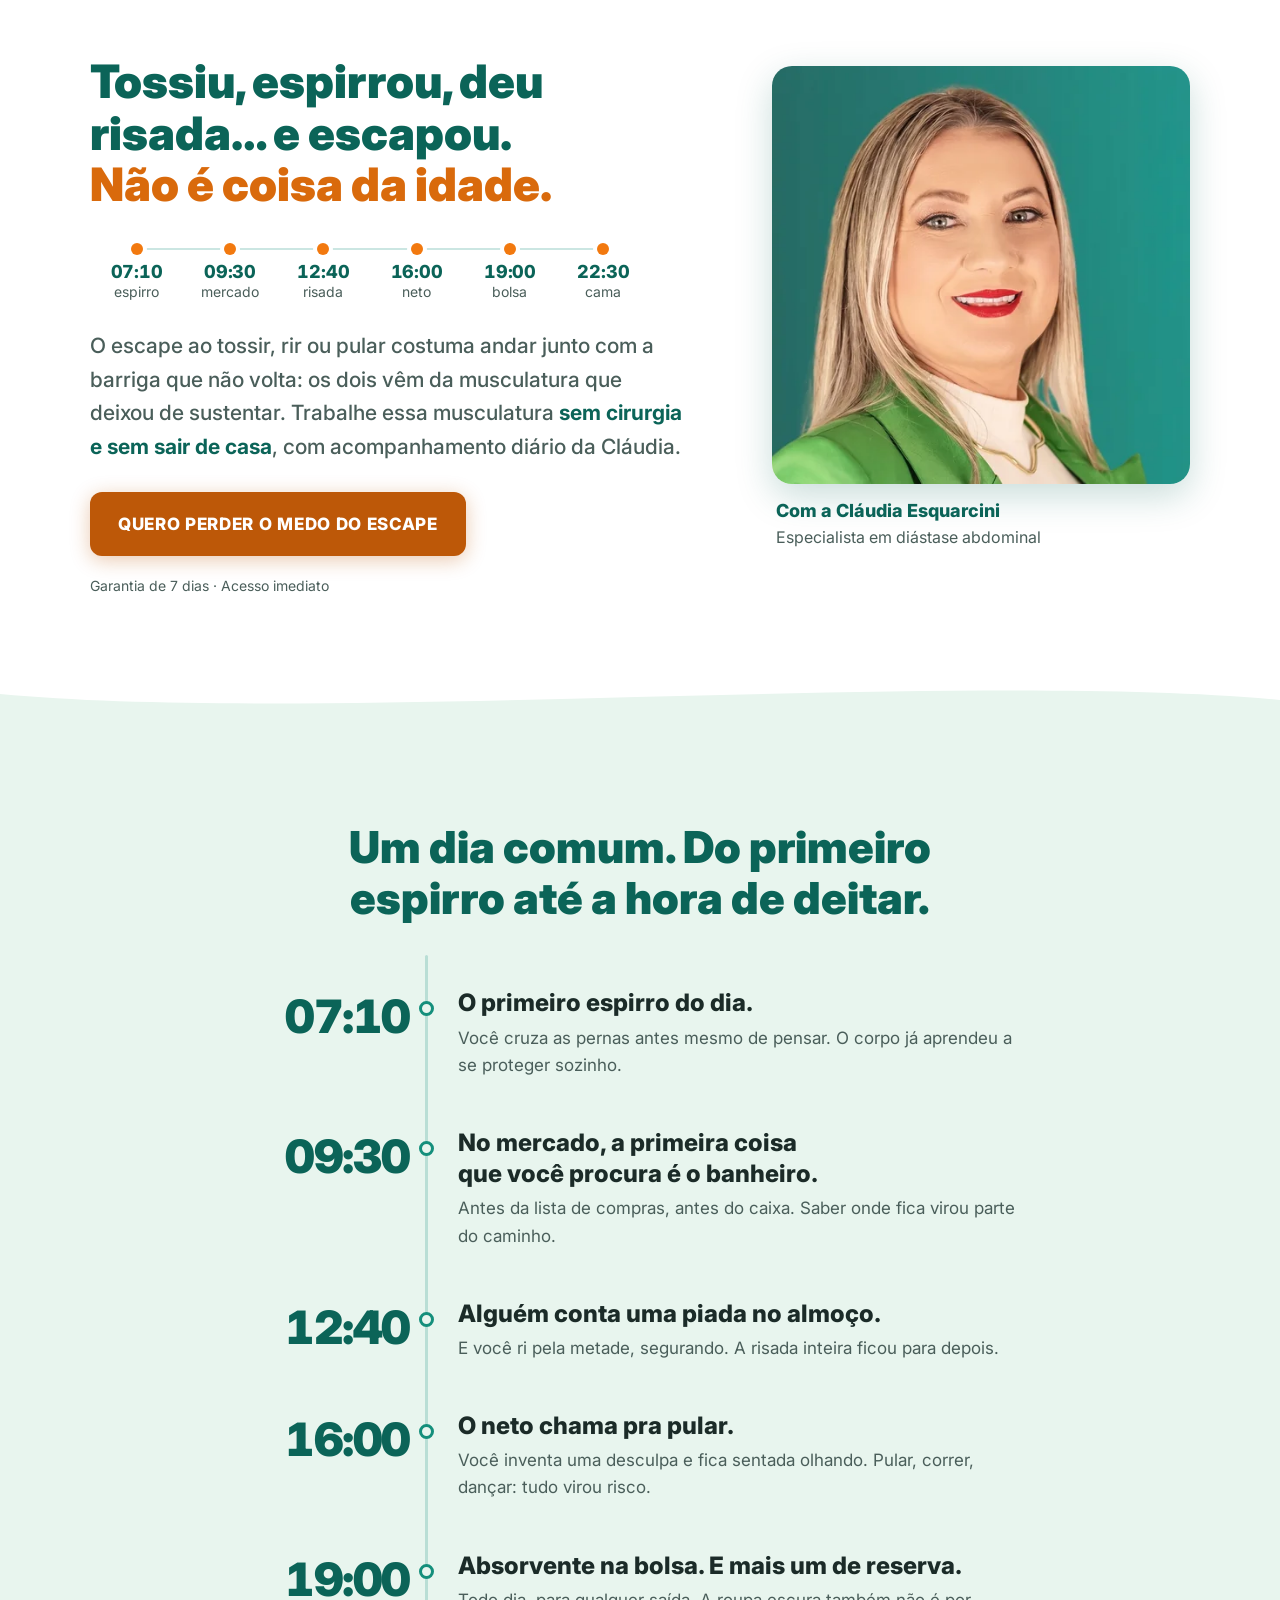
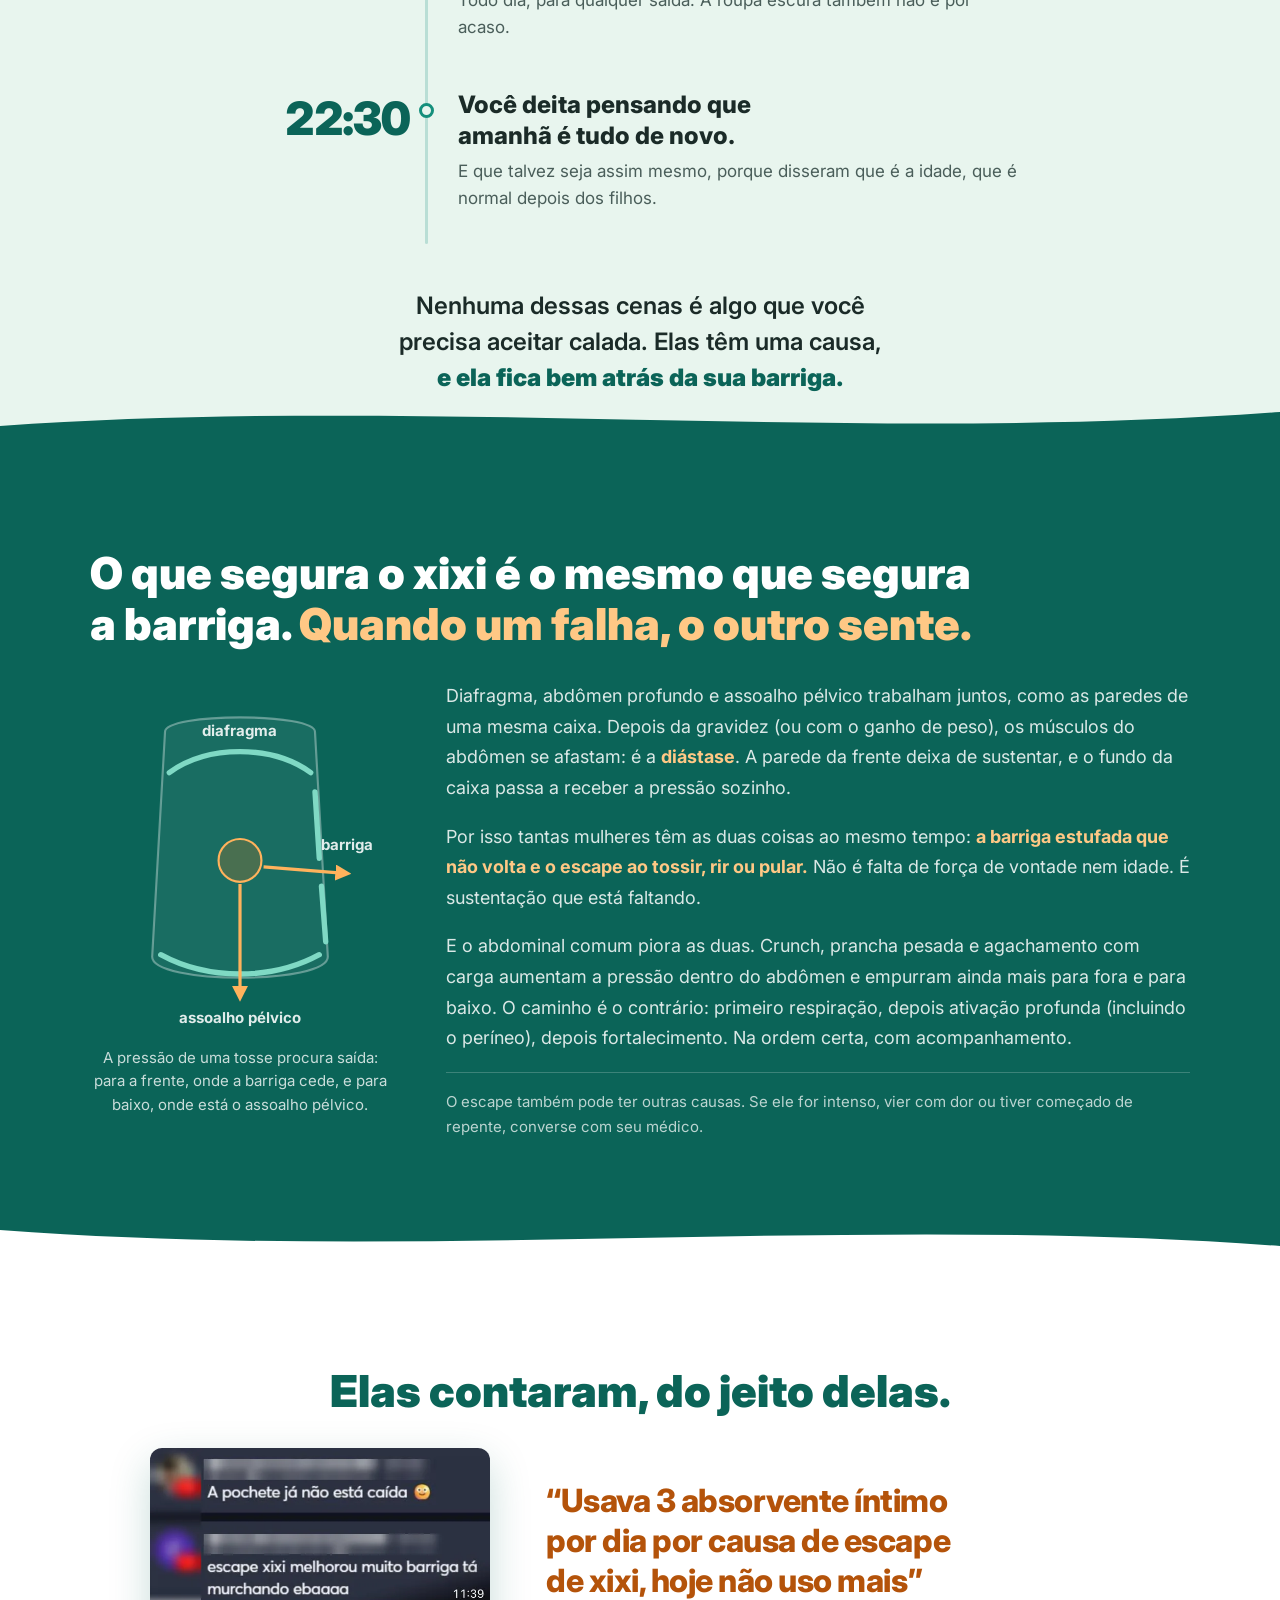
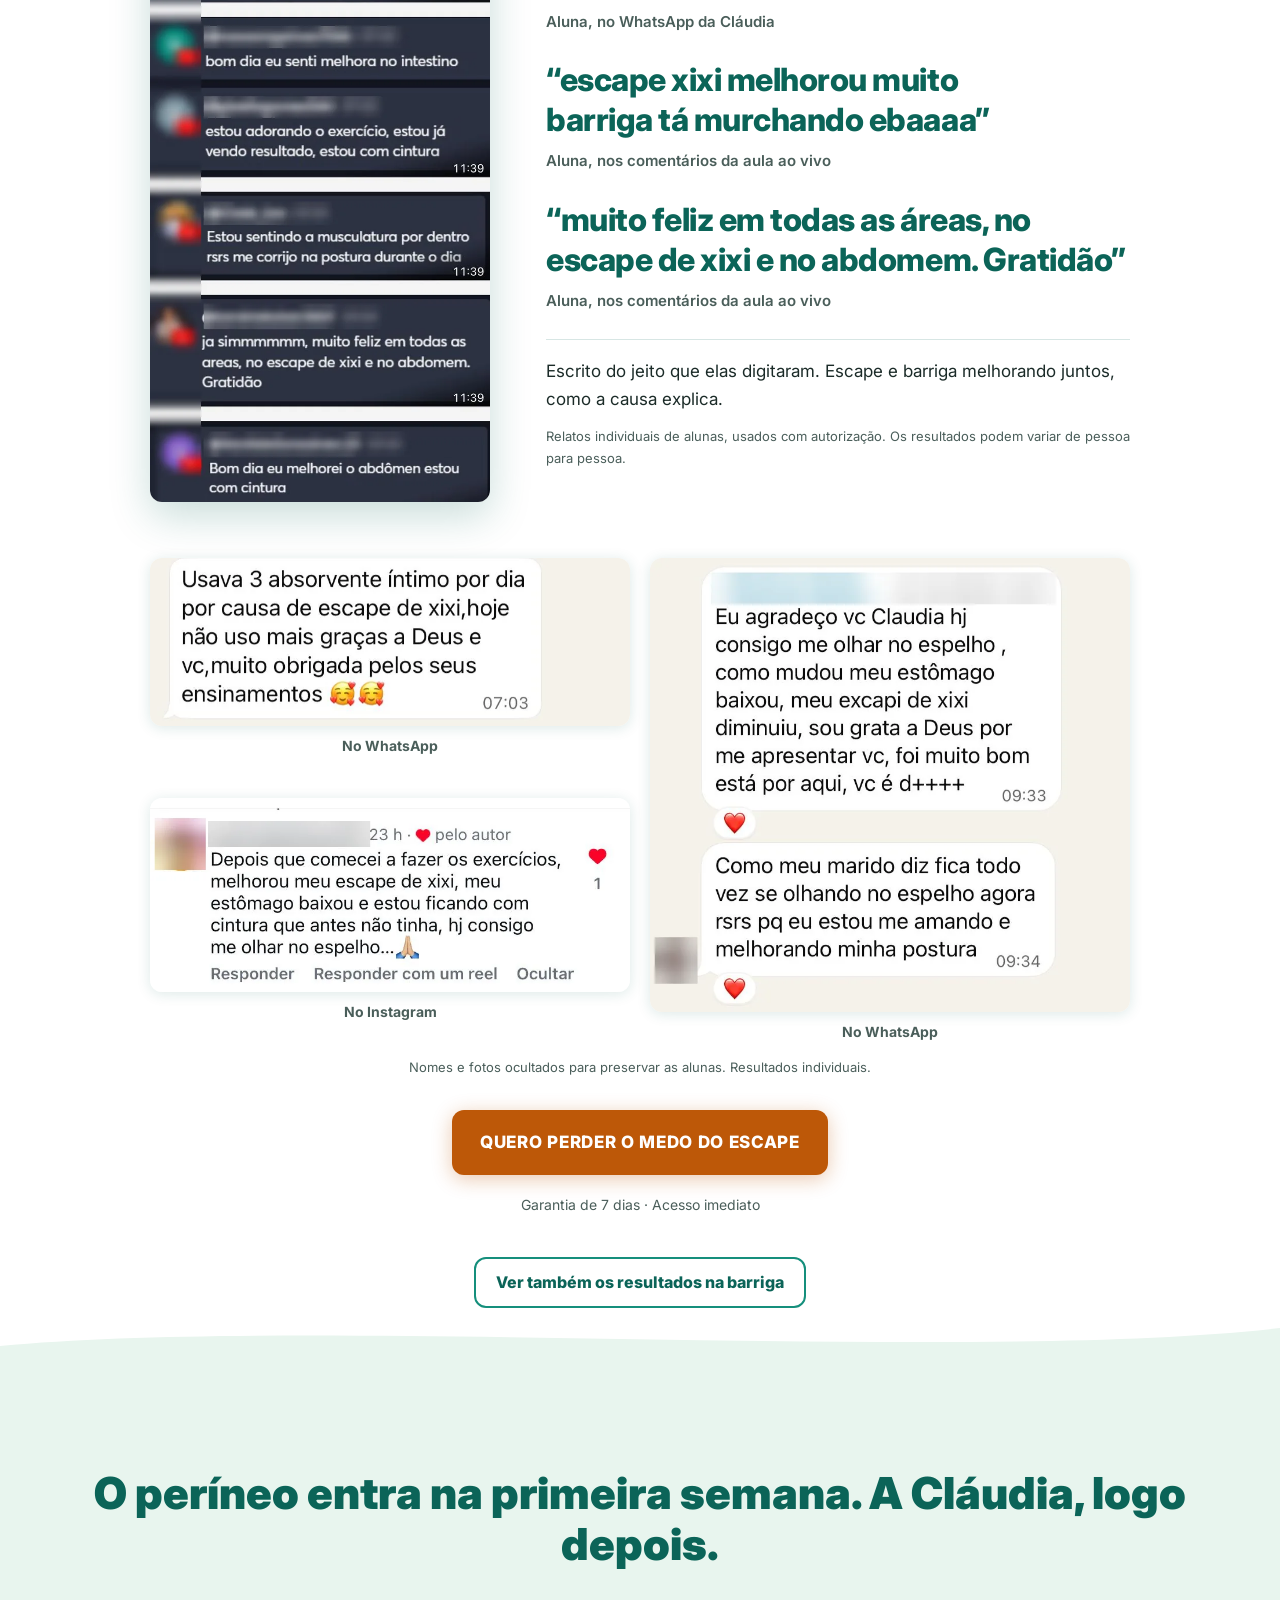
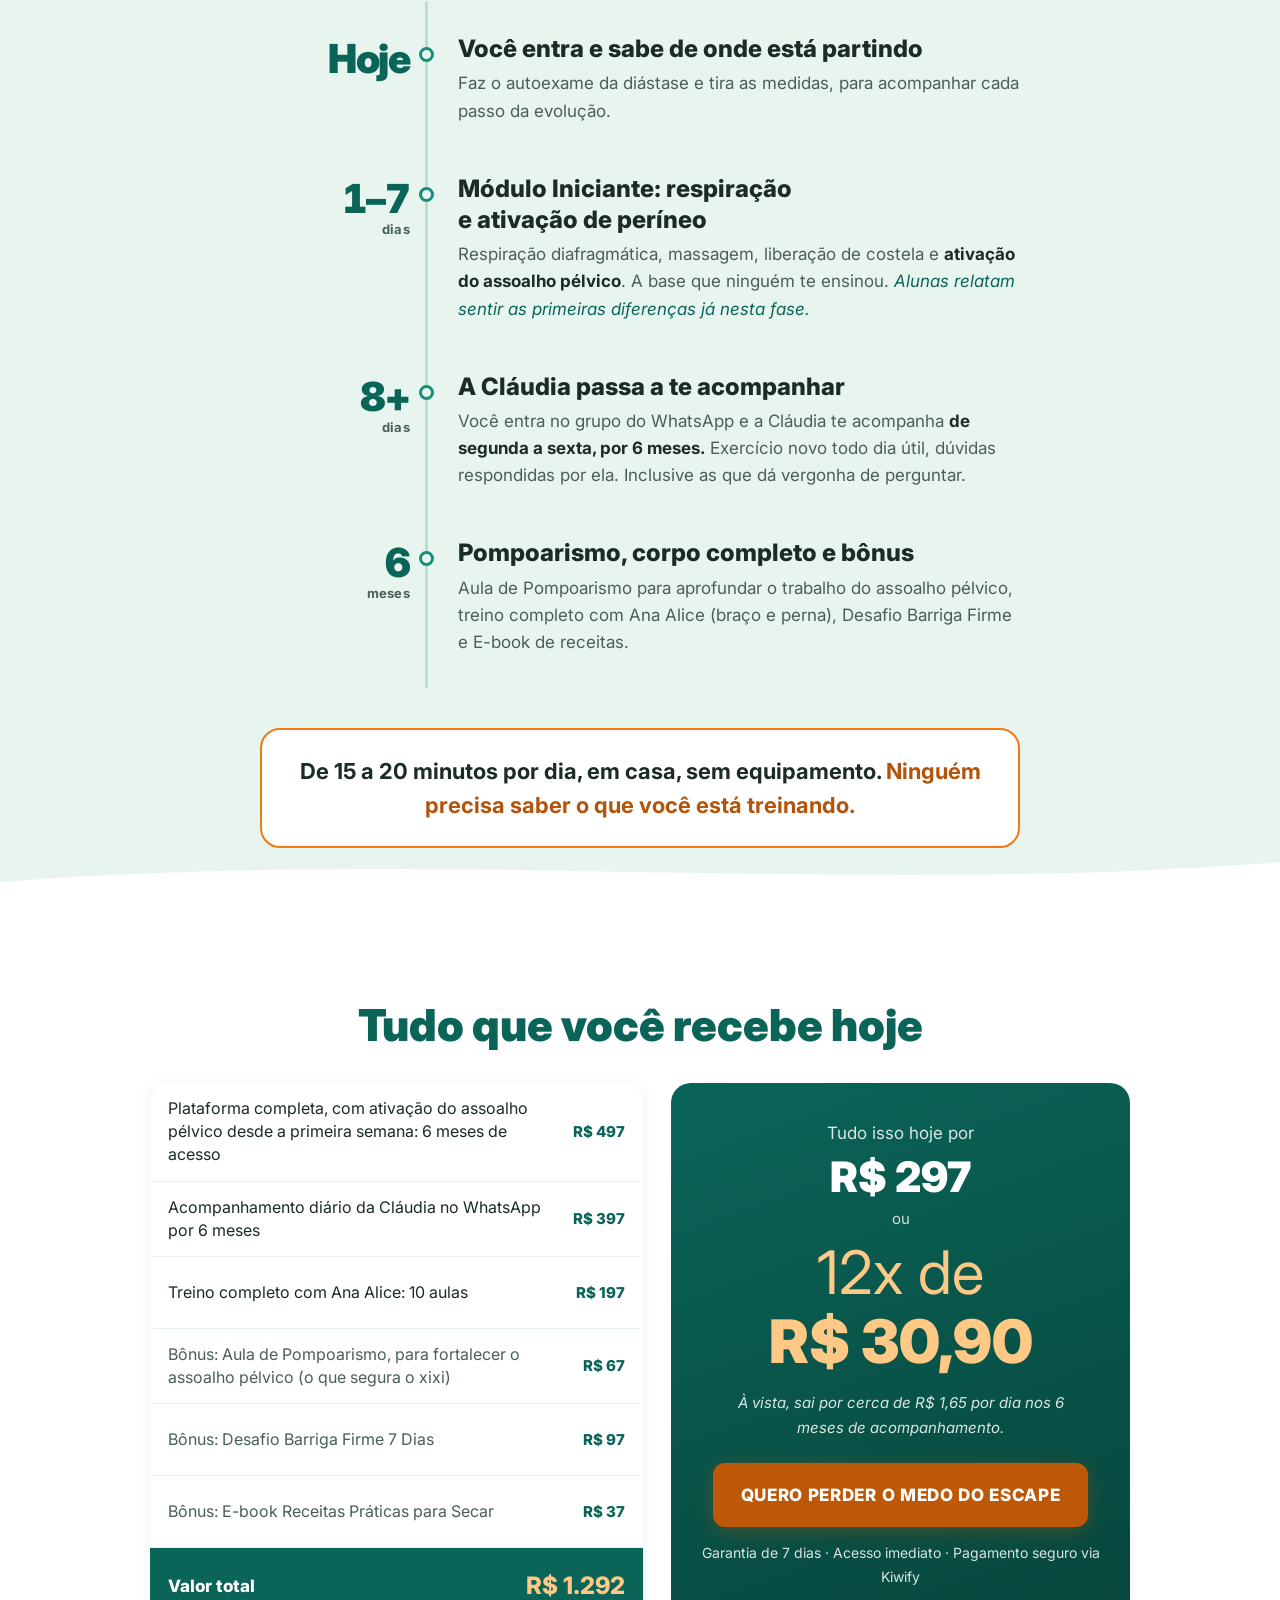
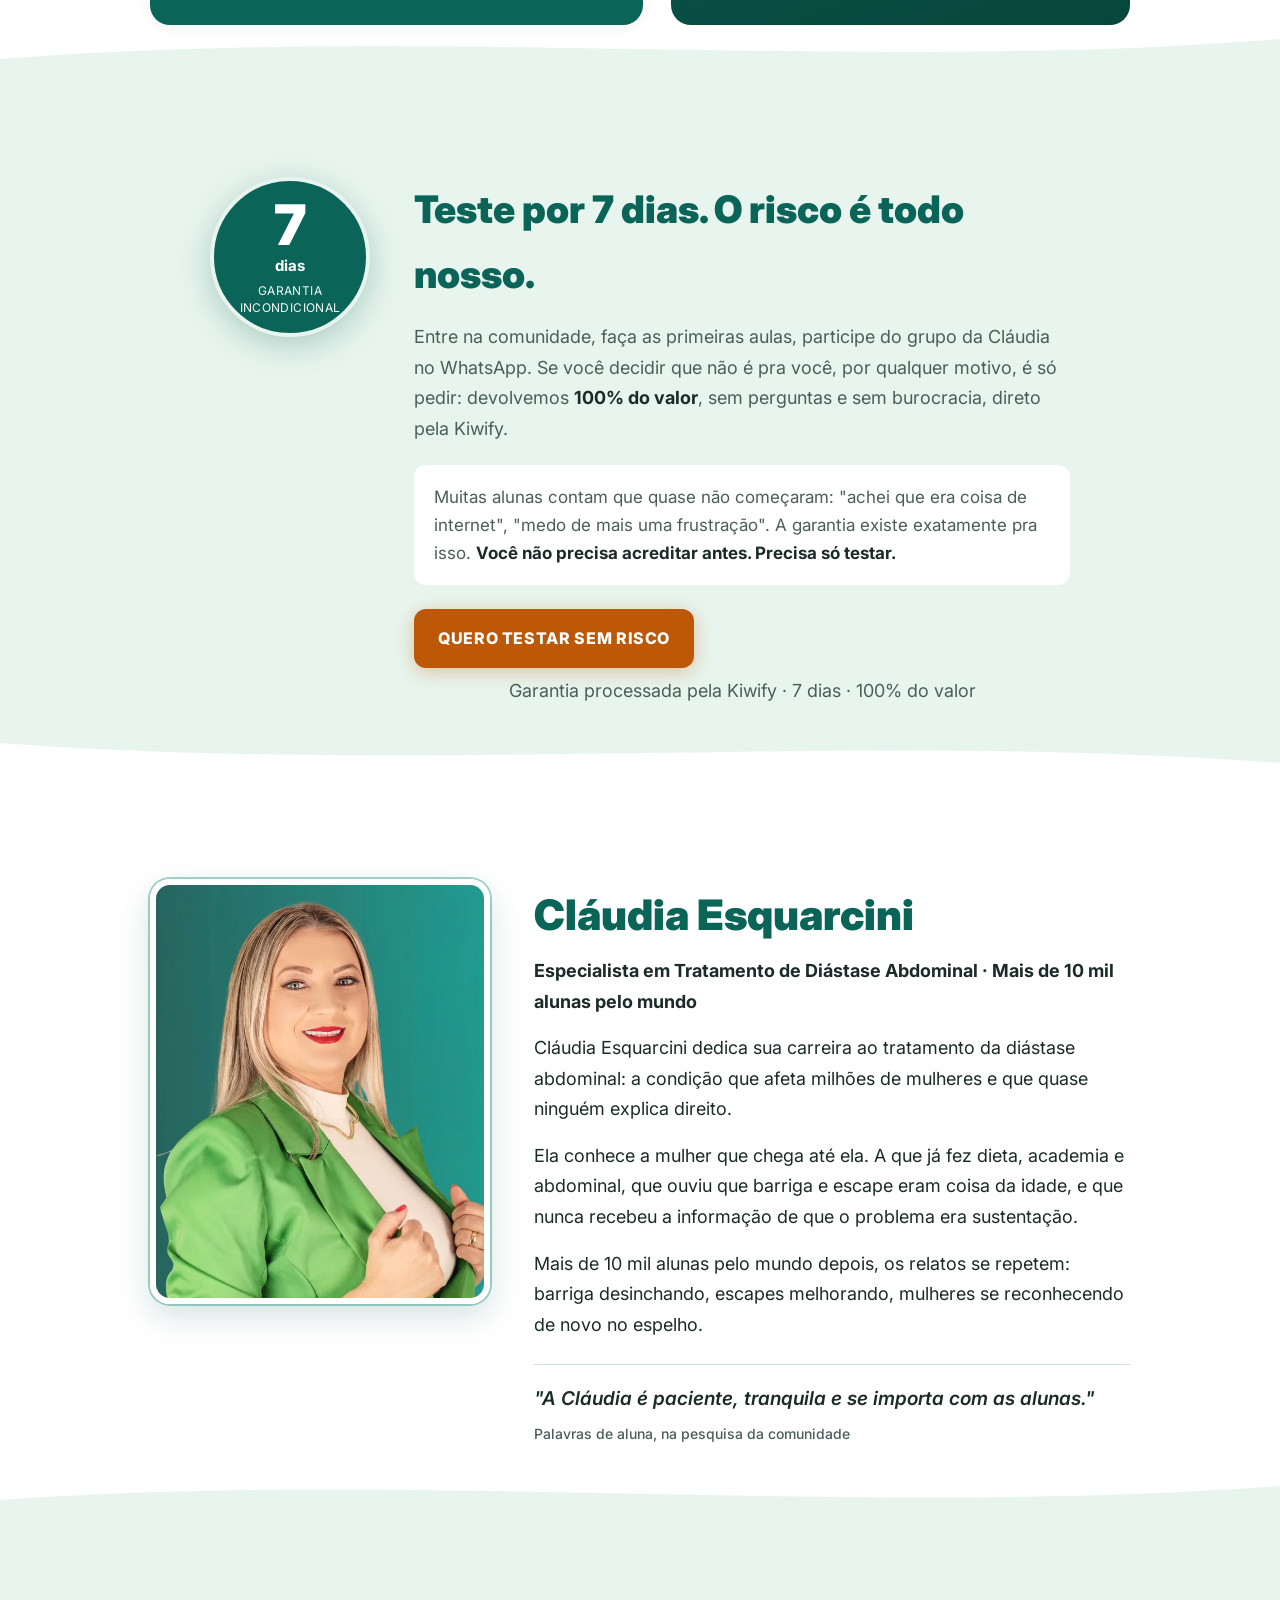
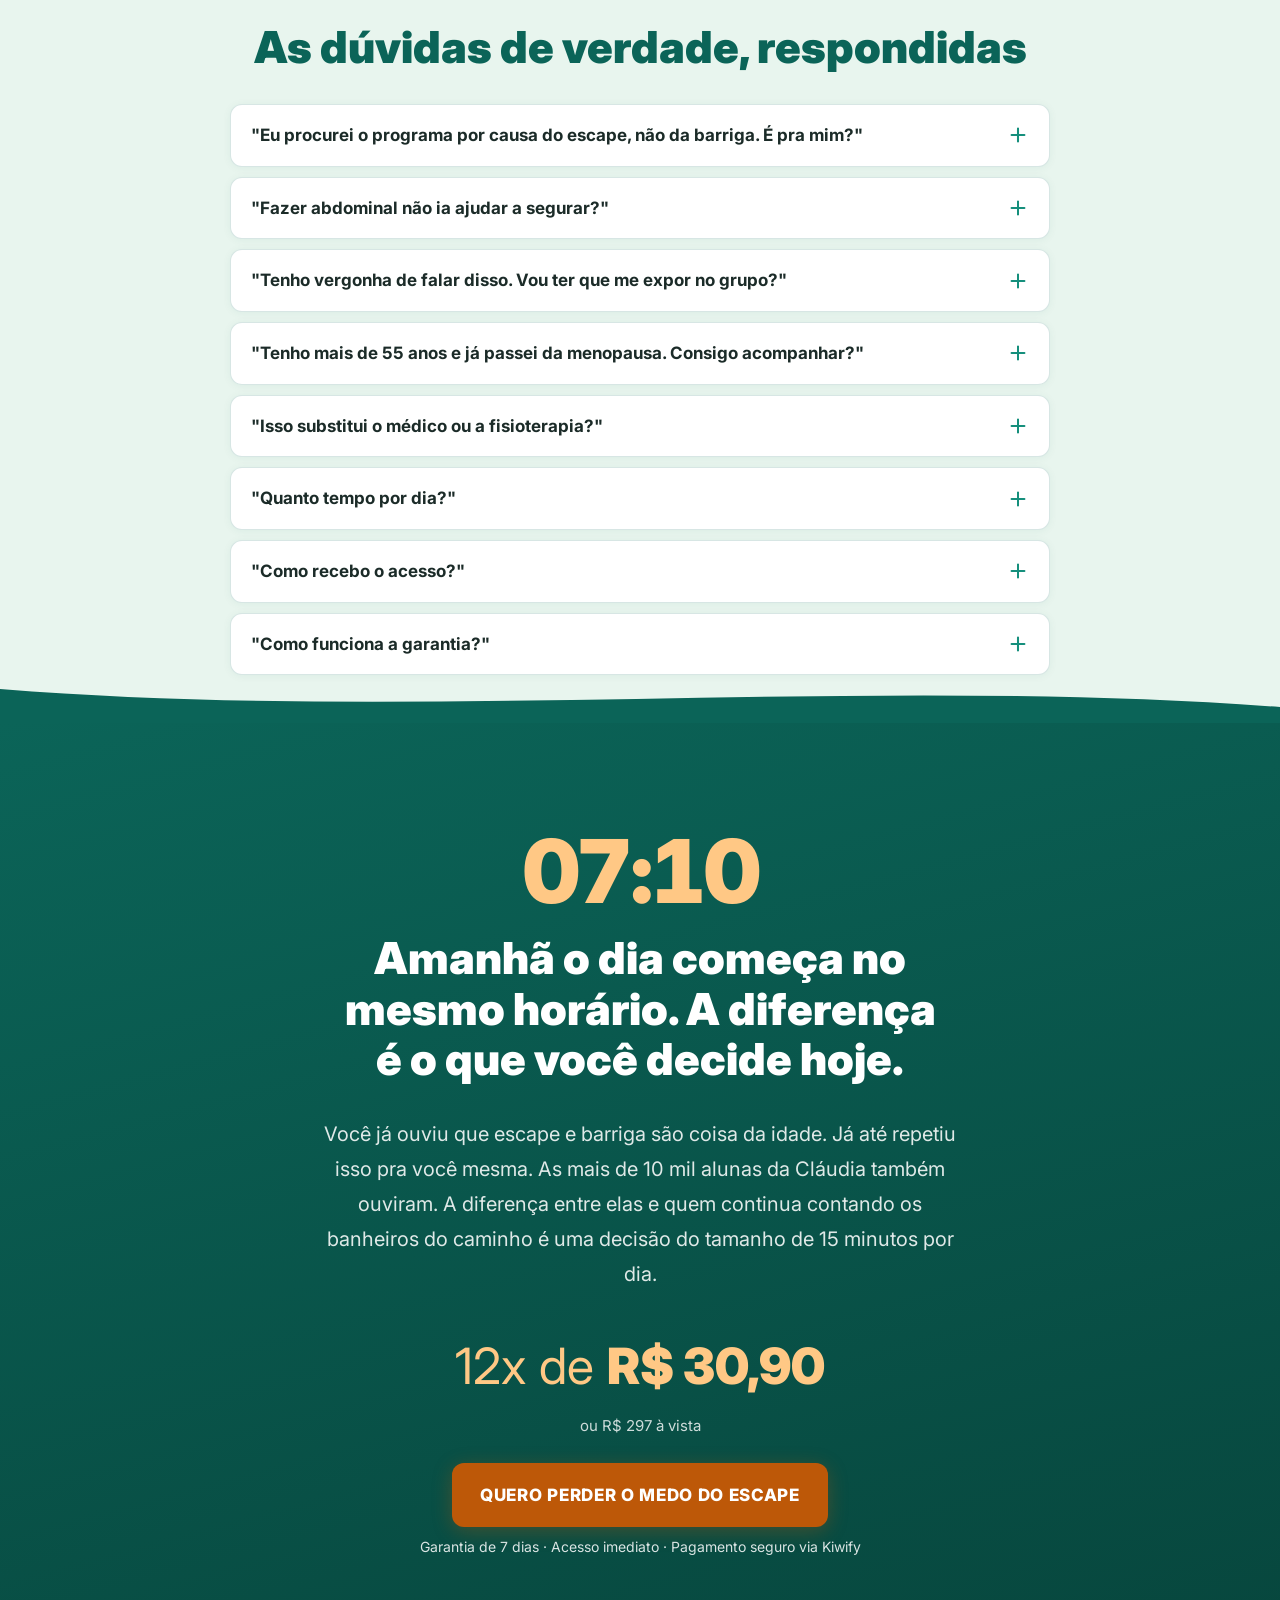
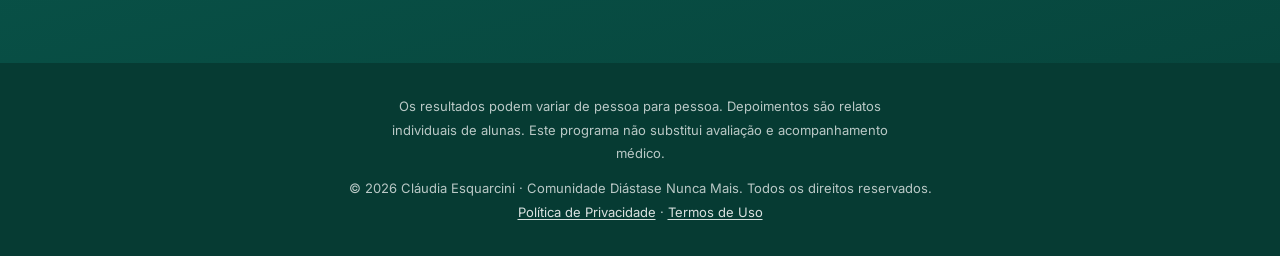
<file: escape-sem-video/index.html>
<!DOCTYPE html>
<html lang="pt-BR">
<head>
  <meta charset="UTF-8">
  <!-- Meta Pixel -->
  <script>
  !function(f,b,e,v,n,t,s)
  {if(f.fbq)return;n=f.fbq=function(){n.callMethod?
  n.callMethod.apply(n,arguments):n.queue.push(arguments)};
  if(!f._fbq)f._fbq=n;n.push=n;n.loaded=!0;n.version='2.0';
  n.queue=[];t=b.createElement(e);t.async=!0;
  t.src=v;s=b.getElementsByTagName(e)[0];
  s.parentNode.insertBefore(t,s)}(window, document,'script',
  'https://connect.facebook.net/en_US/fbevents.js');
  fbq('init', '1664425621411014');
  fbq('track', 'PageView');
  fbq('track', 'ViewContent', {
    content_name: 'Comunidade Diástase Nunca Mais',
    content_category: 'Saúde e Bem-estar',
    value: 297.00,
    currency: 'BRL'
  });
  </script>
  <noscript>
  <img height="1" width="1" style="display:none"
  src="https://www.facebook.com/tr?id=1664425621411014&ev=PageView&noscript=1"/>
  </noscript>
  <!-- End Meta Pixel -->


  <!-- Google tag (gtag.js) -->
  <script async src="https://www.googletagmanager.com/gtag/js?id=G-PNTZ1658DX"></script>
  <script>
    window.dataLayer = window.dataLayer || [];
    function gtag(){dataLayer.push(arguments);}
    gtag('js', new Date());
    gtag('config', 'G-PNTZ1658DX');
  </script>
  <script>
    // ViewContent: quando a página carrega
    gtag('event', 'view_item', {
      currency: 'BRL',
      value: 297.00,
      items: [{
        item_name: 'Comunidade Diástase Nunca Mais',
        item_category: 'Saúde e Bem-estar',
        price: 297.00
      }]
    });

    // begin_checkout: quando qualquer botão de CTA é clicado
    document.addEventListener('DOMContentLoaded', function() {
      document.querySelectorAll('a[href*="pay.kiwify.com.br"]')
        .forEach(function(btn) {
          btn.addEventListener('click', function() {
            gtag('event', 'begin_checkout', {
              currency: 'BRL',
              value: 297.00,
              items: [{
                item_name: 'Comunidade Diástase Nunca Mais',
                price: 297.00
              }]
            });
          });
        });
    });

    // Progresso de scroll (25%, 50%, 75%, 100%)
    var scrollMarks = {25: false, 50: false, 75: false, 100: false};
    window.addEventListener('scroll', function() {
      var scrolled = (window.scrollY + window.innerHeight) /
                     document.documentElement.scrollHeight * 100;
      Object.keys(scrollMarks).forEach(function(mark) {
        if (!scrollMarks[mark] && scrolled >= mark) {
          scrollMarks[mark] = true;
          gtag('event', 'scroll_depth', {
            percent_scrolled: parseInt(mark),
            page: 'pagina_vendas_escape_sem_video'
          });
        }
      });
    });
  </script>
  <!-- End Google tag -->

  <!-- UTM passthrough: repassa os parâmetros utm da URL da página pro link de checkout do Kiwify -->
  <script>
    document.addEventListener('DOMContentLoaded', function() {
      var pageParams = new URLSearchParams(window.location.search);
      var utmKeys = ['utm_source', 'utm_medium', 'utm_campaign', 'utm_content', 'utm_term'];
      var utmParams = new URLSearchParams();
      utmKeys.forEach(function(key) {
        var value = pageParams.get(key);
        if (value) utmParams.set(key, value);
      });
      if (utmParams.toString() === '') return;

      document.querySelectorAll('a[href*="pay.kiwify.com.br"]').forEach(function(link) {
        var url = new URL(link.href, window.location.href);
        utmParams.forEach(function(value, key) {
          url.searchParams.set(key, value);
        });
        link.href = url.toString();
      });
    });
  </script>
  <!-- End UTM passthrough -->

  <meta name="viewport" content="width=device-width, initial-scale=1.0">
  <title>Escape de xixi ao tossir ou rir? · Cláudia Esquarcini</title>
  <meta name="description" content="Tossiu, espirrou, deu risada e escapou? Não é coisa da idade. Escape e barriga que não volta têm a mesma raiz. Trabalhe essa musculatura em casa, com acompanhamento diário da Cláudia Esquarcini.">

  <link rel="preconnect" href="https://fonts.googleapis.com">
  <link rel="preconnect" href="https://fonts.gstatic.com" crossorigin>
  <link href="https://fonts.googleapis.com/css2?family=Inter:ital,wght@0,400;0,500;0,600;0,700;0,800;0,900;1,400;1,700&display=swap" rel="stylesheet">

  <link rel="stylesheet" href="../css/style.css">
  <link rel="stylesheet" href="../css/escape.css">
  <link rel="stylesheet" href="sem-video.css">
</head>
<body class="pg-escape pg-novideo">

<!-- STICKY CTA (mobile): aparece quando o hero sai da tela -->
<div class="sticky-cta" id="stickyCta" aria-hidden="true" inert>
  <a href="https://pay.kiwify.com.br/fna2soC">QUERO PERDER O MEDO DO ESCAPE</a>
</div>

<!-- ============================================================
     1. HERO (branco): o dia inteiro numa linha
     ============================================================ -->
<section class="s-hero" id="hero">
  <div class="container">
    <div class="hero-split">

      <div class="hero-split__copy">
        <h1 class="hero__headline esc-headline">
          Tossiu, espirrou, deu risada… e escapou.
          <span class="hero__highlight">Não é coisa da idade.</span>
        </h1>

        <ol class="day-ruler" aria-label="Os momentos do dia em que o escape aparece">
          <li><time>07:10</time><span>espirro</span></li>
          <li><time>09:30</time><span>mercado</span></li>
          <li><time>12:40</time><span>risada</span></li>
          <li><time>16:00</time><span>neto</span></li>
          <li><time>19:00</time><span>bolsa</span></li>
          <li><time>22:30</time><span>cama</span></li>
        </ol>

        <figure class="hero-claudia">
          <picture>
            <source media="(max-width: 1023px)" srcset="../img/claudia_rosto.webp" type="image/webp">
            <source media="(max-width: 1023px)" srcset="../img/claudia_rosto.jpg" type="image/jpeg">
            <source srcset="../img/claudia_hero.webp" type="image/webp">
            <img src="../img/claudia_hero.jpg" alt="Cláudia Esquarcini, sorrindo, de blazer verde" width="900" height="900" fetchpriority="high">
          </picture>
          <figcaption><strong>Com a Cláudia Esquarcini</strong>Especialista em diástase abdominal</figcaption>
        </figure>

        <p class="hero__sub">
          O escape ao tossir, rir ou pular costuma andar junto com a barriga que não volta: os dois vêm da musculatura
          que deixou de sustentar. Trabalhe essa musculatura <strong>sem cirurgia e sem sair de casa</strong>, com acompanhamento diário da Cláudia.
        </p>

        <div class="cta-block">
          <a href="https://pay.kiwify.com.br/fna2soC" class="btn-primary btn-xl">QUERO PERDER O MEDO DO ESCAPE</a>
          <p class="cta-micro">Garantia de 7 dias &middot; Acesso imediato</p>
        </div>
      </div>

    </div>
  </div>
  <div class="wave" aria-hidden="true"><svg xmlns="http://www.w3.org/2000/svg" viewBox="0 0 1440 48" preserveAspectRatio="none"><path d="M0,24 C360,54 1080,0 1440,30 L1440,48 L0,48 Z" fill="#E8F5EE"/></svg></div>
</section>

<!-- ============================================================
     2. UM DIA DE ESCAPES (verde-pálido): trilho de horários
     ============================================================ -->
<section class="s-day" id="dia">
  <div class="container">
    <h2 class="section-title section-title--center">Um dia comum. Do primeiro espirro até a hora de deitar.</h2>

    <ol class="day-rail">
      <li class="day-moment">
        <time class="day-moment__time">07:10</time>
        <div class="day-moment__body">
          <h3>O primeiro espirro do dia.</h3>
          <p>Você cruza as pernas antes mesmo de pensar. O corpo já aprendeu a se proteger sozinho.</p>
        </div>
      </li>
      <li class="day-moment">
        <time class="day-moment__time">09:30</time>
        <div class="day-moment__body">
          <h3>No mercado, a primeira coisa que você procura é o banheiro.</h3>
          <p>Antes da lista de compras, antes do caixa. Saber onde fica virou parte do caminho.</p>
        </div>
      </li>
      <li class="day-moment">
        <time class="day-moment__time">12:40</time>
        <div class="day-moment__body">
          <h3>Alguém conta uma piada no almoço.</h3>
          <p>E você ri pela metade, segurando. A risada inteira ficou para depois.</p>
        </div>
      </li>
      <li class="day-moment">
        <time class="day-moment__time">16:00</time>
        <div class="day-moment__body">
          <h3>O neto chama pra pular.</h3>
          <p>Você inventa uma desculpa e fica sentada olhando. Pular, correr, dançar: tudo virou risco.</p>
        </div>
      </li>
      <li class="day-moment">
        <time class="day-moment__time">19:00</time>
        <div class="day-moment__body">
          <h3>Absorvente na bolsa. E mais um de reserva.</h3>
          <p>Todo dia, para qualquer saída. A roupa escura também não é por acaso.</p>
        </div>
      </li>
      <li class="day-moment">
        <time class="day-moment__time">22:30</time>
        <div class="day-moment__body">
          <h3>Você deita pensando que amanhã é tudo de novo.</h3>
          <p>E que talvez seja assim mesmo, porque disseram que é a idade, que é normal depois dos filhos.</p>
        </div>
      </li>
    </ol>

    <p class="day-close">Nenhuma dessas cenas é algo que você precisa aceitar calada. Elas têm uma causa, <strong>e ela fica bem atrás da sua barriga.</strong></p>
  </div>
  <div class="wave" aria-hidden="true"><svg xmlns="http://www.w3.org/2000/svg" viewBox="0 0 1440 48" preserveAspectRatio="none"><path d="M0,30 C480,0 960,48 1440,16 L1440,48 L0,48 Z" fill="#0B6458"/></svg></div>
</section>

<!-- ============================================================
     3. A CAUSA (verde-profundo): a mesma pressão, dois caminhos
     ============================================================ -->
<section class="s-reveal s-cause" id="causa">
  <div class="container">
    <h2 class="section-title section-title--light">O que segura o xixi é o mesmo que segura a barriga. <span class="txt-orange">Quando um falha, o outro sente.</span></h2>

    <div class="cause-layout">
      <figure class="cause-figure">
        <svg viewBox="0 0 280 320" role="img" aria-labelledby="cause-fig-title" class="cause-svg">
          <title id="cause-fig-title">Esquema do tronco: o diafragma em cima, a parede abdominal na frente e o assoalho pélvico embaixo. A pressão de uma tosse empurra a barriga para fora e o assoalho para baixo.</title>
          <defs>
            <marker id="arrowhead" viewBox="0 0 10 10" refX="6" refY="5" markerWidth="5" markerHeight="5" orient="auto-start-reverse">
              <path d="M0,0 L10,5 L0,10 z" fill="#FFB25C"/>
            </marker>
          </defs>
          <!-- tronco -->
          <path d="M70,40 C70,22 210,22 210,40 L222,250 C222,276 58,276 58,250 Z" fill="rgba(255,255,255,0.06)" stroke="rgba(255,255,255,0.35)" stroke-width="2"/>
          <!-- diafragma -->
          <path d="M74,78 C110,52 170,52 206,78" fill="none" stroke="#7FD9C4" stroke-width="5" stroke-linecap="round"/>
          <!-- parede abdominal (frente, à direita) com afastamento -->
          <path d="M210,96 L214,158" stroke="#7FD9C4" stroke-width="5" stroke-linecap="round"/>
          <path d="M216,184 L220,236" stroke="#7FD9C4" stroke-width="5" stroke-linecap="round"/>
          <!-- assoalho pélvico -->
          <path d="M66,248 C110,272 170,272 214,248" fill="none" stroke="#7FD9C4" stroke-width="5" stroke-linecap="round"/>
          <!-- pressão -->
          <circle cx="140" cy="160" r="20" fill="rgba(242,121,15,0.22)" stroke="#FFB25C" stroke-width="2"/>
          <path d="M162,166 L238,172" stroke="#FFB25C" stroke-width="3" marker-end="url(#arrowhead)"/>
          <path d="M140,182 L140,286" stroke="#FFB25C" stroke-width="3" marker-end="url(#arrowhead)"/>
          <text x="140" y="44" text-anchor="middle" class="cause-svg__label">diafragma</text>
          <text x="240" y="150" text-anchor="middle" class="cause-svg__label">barriga</text>
          <text x="140" y="312" text-anchor="middle" class="cause-svg__label">assoalho pélvico</text>
        </svg>
        <figcaption>A pressão de uma tosse procura saída: para a frente, onde a barriga cede, e para baixo, onde está o assoalho pélvico.</figcaption>
      </figure>

      <div class="reveal-body cause-body">
        <p>
          Diafragma, abdômen profundo e assoalho pélvico trabalham juntos, como as paredes de uma mesma caixa.
          Depois da gravidez (ou com o ganho de peso), os músculos do abdômen se afastam: é a <strong>diástase</strong>.
          A parede da frente deixa de sustentar, e o fundo da caixa passa a receber a pressão sozinho.
        </p>
        <p>
          Por isso tantas mulheres têm as duas coisas ao mesmo tempo: <strong>a barriga estufada que não volta e o escape
          ao tossir, rir ou pular.</strong> Não é falta de força de vontade nem idade. É sustentação que está faltando.
        </p>
        <p>
          E o abdominal comum piora as duas. Crunch, prancha pesada e agachamento com carga aumentam a pressão dentro
          do abdômen e empurram ainda mais para fora e para baixo. O caminho é o contrário: primeiro respiração,
          depois ativação profunda (incluindo o períneo), depois fortalecimento. Na ordem certa, com acompanhamento.
        </p>
        <p class="cause-note">O escape também pode ter outras causas. Se ele for intenso, vier com dor ou tiver começado de repente, converse com seu médico.</p>
      </div>
    </div>
  </div>
  <div class="wave" aria-hidden="true"><svg xmlns="http://www.w3.org/2000/svg" viewBox="0 0 1440 48" preserveAspectRatio="none"><path d="M0,16 C480,48 960,0 1440,32 L1440,48 L0,48 Z" fill="#FFFFFF"/></svg></div>
</section>

<!-- ============================================================
     4. AS ALUNAS (branco): o print da live em destaque
     ============================================================ -->
<section class="s-voices" id="alunas">
  <div class="container">
    <h2 class="section-title section-title--center">Elas contaram, do jeito delas.</h2>

    <div class="voices-layout">
      <button type="button" class="print voices-print" data-full="../img/depoimentos/comentarios-live.webp">
        <picture>
          <source srcset="../img/depoimentos/comentarios-live.webp" type="image/webp">
          <img src="../img/depoimentos/comentarios-live.jpg" alt="Print de comentários de alunas durante a aula ao vivo. Uma escreve: escape xixi melhorou muito, barriga tá murchando. Outra: muito feliz em todas as áreas, no escape de xixi e no abdômen." width="666" height="1280" loading="lazy">
        </picture>
      </button>

      <div class="voices-quotes">
        <blockquote class="voice voice--lead">
          <p>“Usava 3 absorvente íntimo por dia por causa de escape de xixi, hoje não uso mais”</p>
          <footer>Aluna, no WhatsApp da Cláudia</footer>
        </blockquote>
        <blockquote class="voice">
          <p>“escape xixi melhorou muito barriga tá murchando ebaaaa”</p>
          <footer>Aluna, nos comentários da aula ao vivo</footer>
        </blockquote>
        <blockquote class="voice">
          <p>“muito feliz em todas as áreas, no escape de xixi e no abdomem. Gratidão”</p>
          <footer>Aluna, nos comentários da aula ao vivo</footer>
        </blockquote>
        <p class="voices-aside">Escrito do jeito que elas digitaram. Escape e barriga melhorando juntos, como a causa explica.</p>
        <p class="disclaimer-line voices-disclaimer">Relatos individuais de alunas, usados com autorização. Os resultados podem variar de pessoa para pessoa.</p>
      </div>
    </div>

    <div class="leak-prints">
      <figure class="leak-print">
        <button type="button" class="print" data-full="../img/depoimentos/escape-absorvente.webp">
          <picture>
            <source srcset="../img/depoimentos/escape-absorvente.webp" type="image/webp">
            <img src="../img/depoimentos/escape-absorvente.jpg" alt="Mensagem de aluna: usava 3 absorventes íntimos por dia por causa de escape de xixi e hoje não usa mais" width="801" height="281" loading="lazy">
          </picture>
        </button>
        <figcaption>No WhatsApp</figcaption>
      </figure>
      <figure class="leak-print">
        <button type="button" class="print" data-full="../img/depoimentos/escape-comentario-cintura.webp">
          <picture>
            <source srcset="../img/depoimentos/escape-comentario-cintura.webp" type="image/webp">
            <img src="../img/depoimentos/escape-comentario-cintura.jpg" alt="Comentário de aluna no Instagram: depois que começou os exercícios, melhorou o escape de xixi, o estômago baixou e está ganhando cintura" width="828" height="336" loading="lazy">
          </picture>
        </button>
        <figcaption>No Instagram</figcaption>
      </figure>
      <figure class="leak-print">
        <button type="button" class="print" data-full="../img/depoimentos/escape-espelho-postura.webp">
          <picture>
            <source srcset="../img/depoimentos/escape-espelho-postura.webp" type="image/webp">
            <img src="../img/depoimentos/escape-espelho-postura.jpg" alt="Mensagens de aluna no WhatsApp: hoje consegue se olhar no espelho, o estômago baixou e o escape de xixi diminuiu" width="828" height="784" loading="lazy">
          </picture>
        </button>
        <figcaption>No WhatsApp</figcaption>
      </figure>
    </div>
    <p class="disclaimer-line">Nomes e fotos ocultados para preservar as alunas. Resultados individuais.</p>

    <div class="cta-block esc-cta-gap">
      <a href="https://pay.kiwify.com.br/fna2soC" class="btn-primary btn-xl">QUERO PERDER O MEDO DO ESCAPE</a>
      <p class="cta-micro">Garantia de 7 dias &middot; Acesso imediato</p>
    </div>

    <details class="more-prints belly-more">
      <summary>Ver também os resultados na barriga</summary>
    <div class="ba-grid esc-ba-grid">
      <button type="button" class="print ba-item" data-full="../img/antes-depois/antes-depois-02.webp">
        <picture>
          <source srcset="../img/antes-depois/antes-depois-02.webp" type="image/webp">
          <img src="../img/antes-depois/antes-depois-02.jpg" alt="Aluna da comunidade de lado, comparando o antes e os primeiros 15 dias de programa, com a barriga visivelmente menor" width="808" height="951" loading="lazy">
        </picture>
      </button>
      <button type="button" class="print ba-item" data-full="../img/antes-depois/antes-depois-01.webp">
        <picture>
          <source srcset="../img/antes-depois/antes-depois-01.webp" type="image/webp">
          <img src="../img/antes-depois/antes-depois-01.jpg" alt="Antes e depois de aluna da comunidade, de frente, mostrando a redução do volume da barriga" width="798" height="522" loading="lazy">
        </picture>
      </button>
      <button type="button" class="print ba-item" data-full="../img/antes-depois/antes-depois-06.webp">
        <picture>
          <source srcset="../img/antes-depois/antes-depois-06.webp" type="image/webp">
          <img src="../img/antes-depois/antes-depois-06.jpg" alt="Antes e depois de aluna da comunidade, com a barriga menor e a postura mais firme na foto da direita" width="828" height="818" loading="lazy">
        </picture>
      </button>
    </div>

    <div class="print-grid esc-print-grid">
      <button type="button" class="print" data-full="../img/depoimentos/aluna-54-anos.webp">
        <picture>
          <source srcset="../img/depoimentos/aluna-54-anos.webp" type="image/webp">
          <img src="../img/depoimentos/aluna-54-anos.jpg" alt="Print de conversa com foto do resultado de aluna de 54 anos relatando que todos diziam que ela não conseguiria por causa da idade e da menopausa" width="626" height="1280" loading="lazy">
        </picture>
      </button>
      <button type="button" class="print" data-full="../img/depoimentos/cintas-resultado.webp">
        <picture>
          <source srcset="../img/depoimentos/cintas-resultado.webp" type="image/webp">
          <img src="../img/depoimentos/cintas-resultado.jpg" alt="Print de aluna com fotos do resultado relatando que passou a vida usando cintas modeladoras e encontrou um caminho gentil" width="828" height="898" loading="lazy">
        </picture>
      </button>
      <button type="button" class="print" data-full="../img/depoimentos/fran-historia.webp">
        <picture>
          <source srcset="../img/depoimentos/fran-historia.webp" type="image/webp">
          <img src="../img/depoimentos/fran-historia.jpg" alt="Print de conversa da aluna Fran contando que achou que não ia dar resultado e no quarto dia vestiu uma calça e viu que a barriga tinha diminuído" width="828" height="1146" loading="lazy">
        </picture>
      </button>
    </div>
    <p class="disclaimer-line">Resultados individuais. Depoimentos reais de alunas, usados com autorização.</p>

    </details>
  </div>
  <div class="wave" aria-hidden="true"><svg xmlns="http://www.w3.org/2000/svg" viewBox="0 0 1440 48" preserveAspectRatio="none"><path d="M0,30 C360,0 1080,48 1440,12 L1440,48 L0,48 Z" fill="#E8F5EE"/></svg></div>
</section>

<!-- ============================================================
     5. A JORNADA (verde-pálido): períneo desde o primeiro dia
     ============================================================ -->
<section class="s-journey esc-journey" id="jornada">
  <div class="container">
    <h2 class="section-title section-title--center">O períneo entra na primeira semana. A Cláudia, logo depois.</h2>

    <ol class="day-rail journey-rail" aria-label="Sua jornada de 6 meses">
      <li class="day-moment">
        <span class="day-moment__time">Hoje</span>
        <div class="day-moment__body">
          <h3>Você entra e sabe de onde está partindo</h3>
          <p>Faz o autoexame da diástase e tira as medidas, para acompanhar cada passo da evolução.</p>
        </div>
      </li>
      <li class="day-moment">
        <span class="day-moment__time">1–7<small>dias</small></span>
        <div class="day-moment__body">
          <h3>Módulo Iniciante: respiração e ativação de períneo</h3>
          <p>Respiração diafragmática, massagem, liberação de costela e <strong>ativação do assoalho pélvico</strong>. A base que ninguém te ensinou. <em>Alunas relatam sentir as primeiras diferenças já nesta fase.</em></p>
        </div>
      </li>
      <li class="day-moment">
        <span class="day-moment__time">8+<small>dias</small></span>
        <div class="day-moment__body">
          <h3>A Cláudia passa a te acompanhar</h3>
          <p>Você entra no grupo do WhatsApp e a Cláudia te acompanha <strong>de segunda a sexta, por 6 meses.</strong> Exercício novo todo dia útil, dúvidas respondidas por ela. Inclusive as que dá vergonha de perguntar.</p>
        </div>
      </li>
      <li class="day-moment">
        <span class="day-moment__time">6<small>meses</small></span>
        <div class="day-moment__body">
          <h3>Pompoarismo, corpo completo e bônus</h3>
          <p>Aula de Pompoarismo para aprofundar o trabalho do assoalho pélvico, treino completo com Ana Alice (braço e perna), Desafio Barriga Firme e E-book de receitas.</p>
        </div>
      </li>
    </ol>

    <div class="journey-highlight">
      <p>De 15 a 20 minutos por dia, em casa, sem equipamento. <strong>Ninguém precisa saber o que você está treinando.</strong></p>
    </div>
  </div>
  <div class="wave" aria-hidden="true"><svg xmlns="http://www.w3.org/2000/svg" viewBox="0 0 1440 48" preserveAspectRatio="none"><path d="M0,34 C480,0 960,48 1440,14 L1440,48 L0,48 Z" fill="#FFFFFF"/></svg></div>
</section>

<!-- ============================================================
     6. OFERTA (verde-pálido, price-card verde-profundo)
     ============================================================ -->
<section class="s-offer" id="oferta">
  <div class="container">
    <h2 class="section-title section-title--center">Tudo que você recebe hoje</h2>

    <div class="offer-layout">
      <div class="value-stack">
        <div class="stack-row">
          <span class="stack-label">Plataforma completa, com ativação do assoalho pélvico desde a primeira semana: 6 meses de acesso</span>
          <span class="stack-val">R$&nbsp;497</span>
        </div>
        <div class="stack-row">
          <span class="stack-label">Acompanhamento diário da Cláudia no WhatsApp por 6 meses</span>
          <span class="stack-val">R$&nbsp;397</span>
        </div>
        <div class="stack-row">
          <span class="stack-label">Treino completo com Ana Alice: 10 aulas</span>
          <span class="stack-val">R$&nbsp;197</span>
        </div>
        <div class="stack-row stack-row--bonus">
          <span class="stack-label">Bônus: Aula de Pompoarismo, para fortalecer o assoalho pélvico (o que segura o xixi)</span>
          <span class="stack-val">R$&nbsp;67</span>
        </div>
        <div class="stack-row stack-row--bonus">
          <span class="stack-label">Bônus: Desafio Barriga Firme 7 Dias</span>
          <span class="stack-val">R$&nbsp;97</span>
        </div>
        <div class="stack-row stack-row--bonus">
          <span class="stack-label">Bônus: E-book Receitas Práticas para Secar</span>
          <span class="stack-val">R$&nbsp;37</span>
        </div>
        <div class="stack-total">
          <span>Valor total</span>
          <span>R$&nbsp;1.292</span>
        </div>
      </div>

      <div class="price-card" id="checkout">
        <p class="price-from">Tudo isso hoje por</p>
        <p class="price-main">R$&nbsp;297</p>
        <p class="price-or">ou</p>
        <p class="price-installment">12x de <strong>R$&nbsp;30,90</strong></p>
        <p class="price-compare">À vista, sai por cerca de R$&nbsp;1,65 por dia nos 6 meses de acompanhamento.</p>
        <a href="https://pay.kiwify.com.br/fna2soC" class="btn-primary btn-xl">QUERO PERDER O MEDO DO ESCAPE</a>
        <p class="cta-micro cta-micro--light">Garantia de 7 dias &middot; Acesso imediato &middot; Pagamento seguro via Kiwify</p>
      </div>
    </div>
  </div>
  <div class="wave" aria-hidden="true"><svg xmlns="http://www.w3.org/2000/svg" viewBox="0 0 1440 48" preserveAspectRatio="none"><path d="M0,34 C480,0 960,48 1440,14 L1440,48 L0,48 Z" fill="#E8F5EE"/></svg></div>
</section>

<!-- ============================================================
     7. GARANTIA (branco)
     ============================================================ -->
<section class="s-guarantee" id="garantia">
  <div class="container">
    <div class="guarantee-inner">
      <div class="guarantee-seal" aria-label="Garantia de 7 dias incondicional">
        <div class="seal">
          <div class="seal__num">7</div>
          <div class="seal__days">dias</div>
          <div class="seal__text">Garantia<br>Incondicional</div>
        </div>
      </div>
      <div class="guarantee-text">
        <h2>Teste por 7 dias. O risco é todo nosso.</h2>
        <p>
          Entre na comunidade, faça as primeiras aulas, participe do grupo da Cláudia no WhatsApp.
          Se você decidir que não é pra você, por qualquer motivo, é só pedir: devolvemos
          <strong>100% do valor</strong>, sem perguntas e sem burocracia, direto pela Kiwify.
        </p>
        <div class="guarantee-note">
          <p>
            Muitas alunas contam que quase não começaram: "achei que era coisa de internet",
            "medo de mais uma frustração". A garantia existe exatamente pra isso.
            <strong>Você não precisa acreditar antes. Precisa só testar.</strong>
          </p>
        </div>
        <a href="https://pay.kiwify.com.br/fna2soC" class="btn-primary">QUERO TESTAR SEM RISCO</a>
        <p class="cta-micro">Garantia processada pela Kiwify &middot; 7 dias &middot; 100% do valor</p>
      </div>
    </div>
  </div>
  <div class="wave" aria-hidden="true"><svg xmlns="http://www.w3.org/2000/svg" viewBox="0 0 1440 48" preserveAspectRatio="none"><path d="M0,16 C480,48 960,4 1440,36 L1440,48 L0,48 Z" fill="#FFFFFF"/></svg></div>
</section>

<!-- ============================================================
     8. QUEM É A CLÁUDIA (verde-pálido)
     ============================================================ -->
<section class="s-bio" id="bio">
  <div class="container">
    <div class="bio-inner">
      <div class="bio-photo">
        <picture>
          <source srcset="../img/claudia_bio.webp" type="image/webp">
          <img src="../img/claudia_bio.jpg" alt="Cláudia Esquarcini, especialista em tratamento de diástase abdominal" width="640" height="800" loading="lazy" class="bio-photo__img">
        </picture>
      </div>
      <div class="bio-content">
        <h2>Cláudia Esquarcini</h2>
        <p class="bio-credential">Especialista em Tratamento de Diástase Abdominal &middot; Mais de 10 mil alunas pelo mundo</p>
        <p>
          Cláudia Esquarcini dedica sua carreira ao tratamento da diástase abdominal: a condição que afeta
          milhões de mulheres e que quase ninguém explica direito.
        </p>
        <p>
          Ela conhece a mulher que chega até ela. A que já fez dieta, academia e abdominal, que ouviu que
          barriga e escape eram coisa da idade, e que nunca recebeu a informação de que o problema era
          sustentação.
        </p>
        <p>
          Mais de 10 mil alunas pelo mundo depois, os relatos se repetem: barriga desinchando, escapes
          melhorando, mulheres se reconhecendo de novo no espelho.
        </p>
        <blockquote class="claudia-quote claudia-quote--bio">
          <p>"A Cláudia é paciente, tranquila e se importa com as alunas."</p>
          <footer>Palavras de aluna, na pesquisa da comunidade</footer>
        </blockquote>
      </div>
    </div>
  </div>
  <div class="wave" aria-hidden="true"><svg xmlns="http://www.w3.org/2000/svg" viewBox="0 0 1440 48" preserveAspectRatio="none"><path d="M0,30 C480,0 960,48 1440,16 L1440,48 L0,48 Z" fill="#E8F5EE"/></svg></div>
</section>

<!-- ============================================================
     9. FAQ (branco)
     ============================================================ -->
<section class="s-faq" id="faq">
  <div class="container">
    <h2 class="section-title section-title--center">As dúvidas de verdade, respondidas</h2>

    <div class="faq-list">
      <div class="faq-item">
        <button class="faq-q" aria-expanded="false" aria-controls="faq-a1">
          "Eu procurei o programa por causa do escape, não da barriga. É pra mim?"
          <span class="faq-icon" aria-hidden="true"><svg viewBox="0 0 24 24" width="22" height="22" fill="none" stroke="currentColor" stroke-width="2.25" stroke-linecap="round"><path d="M12 5v14M5 12h14"/></svg></span>
        </button>
        <div class="faq-a" id="faq-a1" hidden>
          <p>Muitas vezes as duas coisas vêm juntas, porque têm a mesma raiz: a musculatura profunda que deixou de sustentar. O programa trabalha o assoalho pélvico desde o Módulo Iniciante e ainda tem a aula bônus de Pompoarismo. Alunas relatam melhora nos escapes ao tossir, rir e pular. Os resultados variam de pessoa para pessoa.</p>
        </div>
      </div>
      <div class="faq-item">
        <button class="faq-q" aria-expanded="false" aria-controls="faq-a2">
          "Fazer abdominal não ia ajudar a segurar?"
          <span class="faq-icon" aria-hidden="true"><svg viewBox="0 0 24 24" width="22" height="22" fill="none" stroke="currentColor" stroke-width="2.25" stroke-linecap="round"><path d="M12 5v14M5 12h14"/></svg></span>
        </button>
        <div class="faq-a" id="faq-a2" hidden>
          <p>O abdominal comum aumenta a pressão dentro do abdômen, e essa pressão empurra a barriga para fora e o assoalho pélvico para baixo. Por isso o método começa pela respiração e pela ativação profunda, e só depois fortalece.</p>
        </div>
      </div>
      <div class="faq-item">
        <button class="faq-q" aria-expanded="false" aria-controls="faq-a3">
          "Tenho vergonha de falar disso. Vou ter que me expor no grupo?"
          <span class="faq-icon" aria-hidden="true"><svg viewBox="0 0 24 24" width="22" height="22" fill="none" stroke="currentColor" stroke-width="2.25" stroke-linecap="round"><path d="M12 5v14M5 12h14"/></svg></span>
        </button>
        <div class="faq-a" id="faq-a3" hidden>
          <p>Não. Você faz as aulas em casa e participa do grupo só se e quando quiser. Dúvidas podem ser tiradas com a Cláudia, e a maioria das alunas tem exatamente as mesmas queixas que você.</p>
        </div>
      </div>
      <div class="faq-item">
        <button class="faq-q" aria-expanded="false" aria-controls="faq-a4">
          "Tenho mais de 55 anos e já passei da menopausa. Consigo acompanhar?"
          <span class="faq-icon" aria-hidden="true"><svg viewBox="0 0 24 24" width="22" height="22" fill="none" stroke="currentColor" stroke-width="2.25" stroke-linecap="round"><path d="M12 5v14M5 12h14"/></svg></span>
        </button>
        <div class="faq-a" id="faq-a4" hidden>
          <p>A maioria das alunas tem entre 40 e 65 anos, e há alunas de quase 70. Os exercícios respeitam seu ritmo, começando pela respiração.</p>
        </div>
      </div>
      <div class="faq-item">
        <button class="faq-q" aria-expanded="false" aria-controls="faq-a5">
          "Isso substitui o médico ou a fisioterapia?"
          <span class="faq-icon" aria-hidden="true"><svg viewBox="0 0 24 24" width="22" height="22" fill="none" stroke="currentColor" stroke-width="2.25" stroke-linecap="round"><path d="M12 5v14M5 12h14"/></svg></span>
        </button>
        <div class="faq-a" id="faq-a5" hidden>
          <p>Não. O programa não substitui avaliação e acompanhamento médico. Se o escape for intenso, vier com dor ou tiver começado de repente, procure seu médico.</p>
        </div>
      </div>
      <div class="faq-item">
        <button class="faq-q" aria-expanded="false" aria-controls="faq-a6">
          "Quanto tempo por dia?"
          <span class="faq-icon" aria-hidden="true"><svg viewBox="0 0 24 24" width="22" height="22" fill="none" stroke="currentColor" stroke-width="2.25" stroke-linecap="round"><path d="M12 5v14M5 12h14"/></svg></span>
        </button>
        <div class="faq-a" id="faq-a6" hidden>
          <p>De 15 a 20 minutos, em casa, sem equipamento. Os exercícios cabem na rotina real: no quarto, na sala, no horário que funcionar pra você.</p>
        </div>
      </div>
      <div class="faq-item">
        <button class="faq-q" aria-expanded="false" aria-controls="faq-a7">
          "Como recebo o acesso?"
          <span class="faq-icon" aria-hidden="true"><svg viewBox="0 0 24 24" width="22" height="22" fill="none" stroke="currentColor" stroke-width="2.25" stroke-linecap="round"><path d="M12 5v14M5 12h14"/></svg></span>
        </button>
        <div class="faq-a" id="faq-a7" hidden>
          <p>Imediatamente após a confirmação do pagamento, você recebe um e-mail da Kiwify com seu login. Em poucos minutos você já está no primeiro módulo, e o link do grupo do WhatsApp chega junto com o acesso.</p>
        </div>
      </div>
      <div class="faq-item">
        <button class="faq-q" aria-expanded="false" aria-controls="faq-a8">
          "Como funciona a garantia?"
          <span class="faq-icon" aria-hidden="true"><svg viewBox="0 0 24 24" width="22" height="22" fill="none" stroke="currentColor" stroke-width="2.25" stroke-linecap="round"><path d="M12 5v14M5 12h14"/></svg></span>
        </button>
        <div class="faq-a" id="faq-a8" hidden>
          <p>Você tem 7 dias corridos a partir da compra. É só pedir o reembolso pelo suporte da Kiwify, sem precisar explicar nada. 100% do valor devolvido.</p>
        </div>
      </div>
    </div>
  </div>
  <div class="wave" aria-hidden="true"><svg xmlns="http://www.w3.org/2000/svg" viewBox="0 0 1440 48" preserveAspectRatio="none"><path d="M0,14 C480,48 960,0 1440,32 L1440,48 L0,48 Z" fill="#0B6458"/></svg></div>
</section>

<!-- ============================================================
     10. CTA FINAL (verde-profundo): o dia seguinte
     ============================================================ -->
<section class="s-final" id="cta-final">
  <div class="container">
    <p class="final-clock"><time>07:10</time></p>
    <h2 class="section-title section-title--light section-title--center">
      Amanhã o dia começa no mesmo horário. A diferença é o que você decide hoje.
    </h2>
    <p class="final-text">
      Você já ouviu que escape e barriga são coisa da idade. Já até repetiu isso pra você mesma.
      As mais de 10 mil alunas da Cláudia também ouviram. A diferença entre elas e quem continua
      contando os banheiros do caminho é uma decisão do tamanho de 15 minutos por dia.
    </p>
    <div class="final-price">
      <p class="final-install">12x de <strong>R$&nbsp;30,90</strong></p>
      <p class="final-or">ou R$&nbsp;297 à vista</p>
    </div>
    <a href="https://pay.kiwify.com.br/fna2soC" class="btn-primary btn-xl">QUERO PERDER O MEDO DO ESCAPE</a>
    <p class="cta-micro cta-micro--light">Garantia de 7 dias &middot; Acesso imediato &middot; Pagamento seguro via Kiwify</p>
  </div>
</section>

<!-- FOOTER -->
<footer class="footer">
  <div class="container">
    <p class="footer__disclaimer">Os resultados podem variar de pessoa para pessoa. Depoimentos são relatos individuais de alunas. Este programa não substitui avaliação e acompanhamento médico.</p>
    <p>&copy; 2026 Cláudia Esquarcini &middot; Comunidade Diástase Nunca Mais. Todos os direitos reservados.</p>
    <p>
      <!-- PLACEHOLDER: adicionar links reais de Política de Privacidade e Termos de Uso -->
      <a href="#">Política de Privacidade</a> &middot; <a href="#">Termos de Uso</a>
    </p>
  </div>
</footer>

<!-- LIGHTBOX para ampliar os prints -->
<div class="lightbox" id="lightbox" role="dialog" aria-modal="true" aria-label="Print ampliado" hidden>
  <button type="button" class="lightbox__close" aria-label="Fechar imagem ampliada"><svg viewBox="0 0 24 24" width="22" height="22" fill="none" stroke="currentColor" stroke-width="2.25" stroke-linecap="round" aria-hidden="true"><path d="M6 6l12 12M18 6L6 18"/></svg></button>
  <img alt="Print de depoimento ampliado" class="lightbox__img">
</div>

<script src="../js/script.js"></script>
<script src="../js/escape.js"></script>
<script>
document.addEventListener('DOMContentLoaded', function() {
  document.querySelectorAll('a[href*="pay.kiwify.com.br"]')
    .forEach(function(btn) {
      btn.addEventListener('click', function() {
        fbq('track', 'InitiateCheckout', {
          content_name: 'Comunidade Diástase Nunca Mais',
          value: 297.00,
          currency: 'BRL'
        });
      });
    });
});
</script>
</body>
</html>
</file>
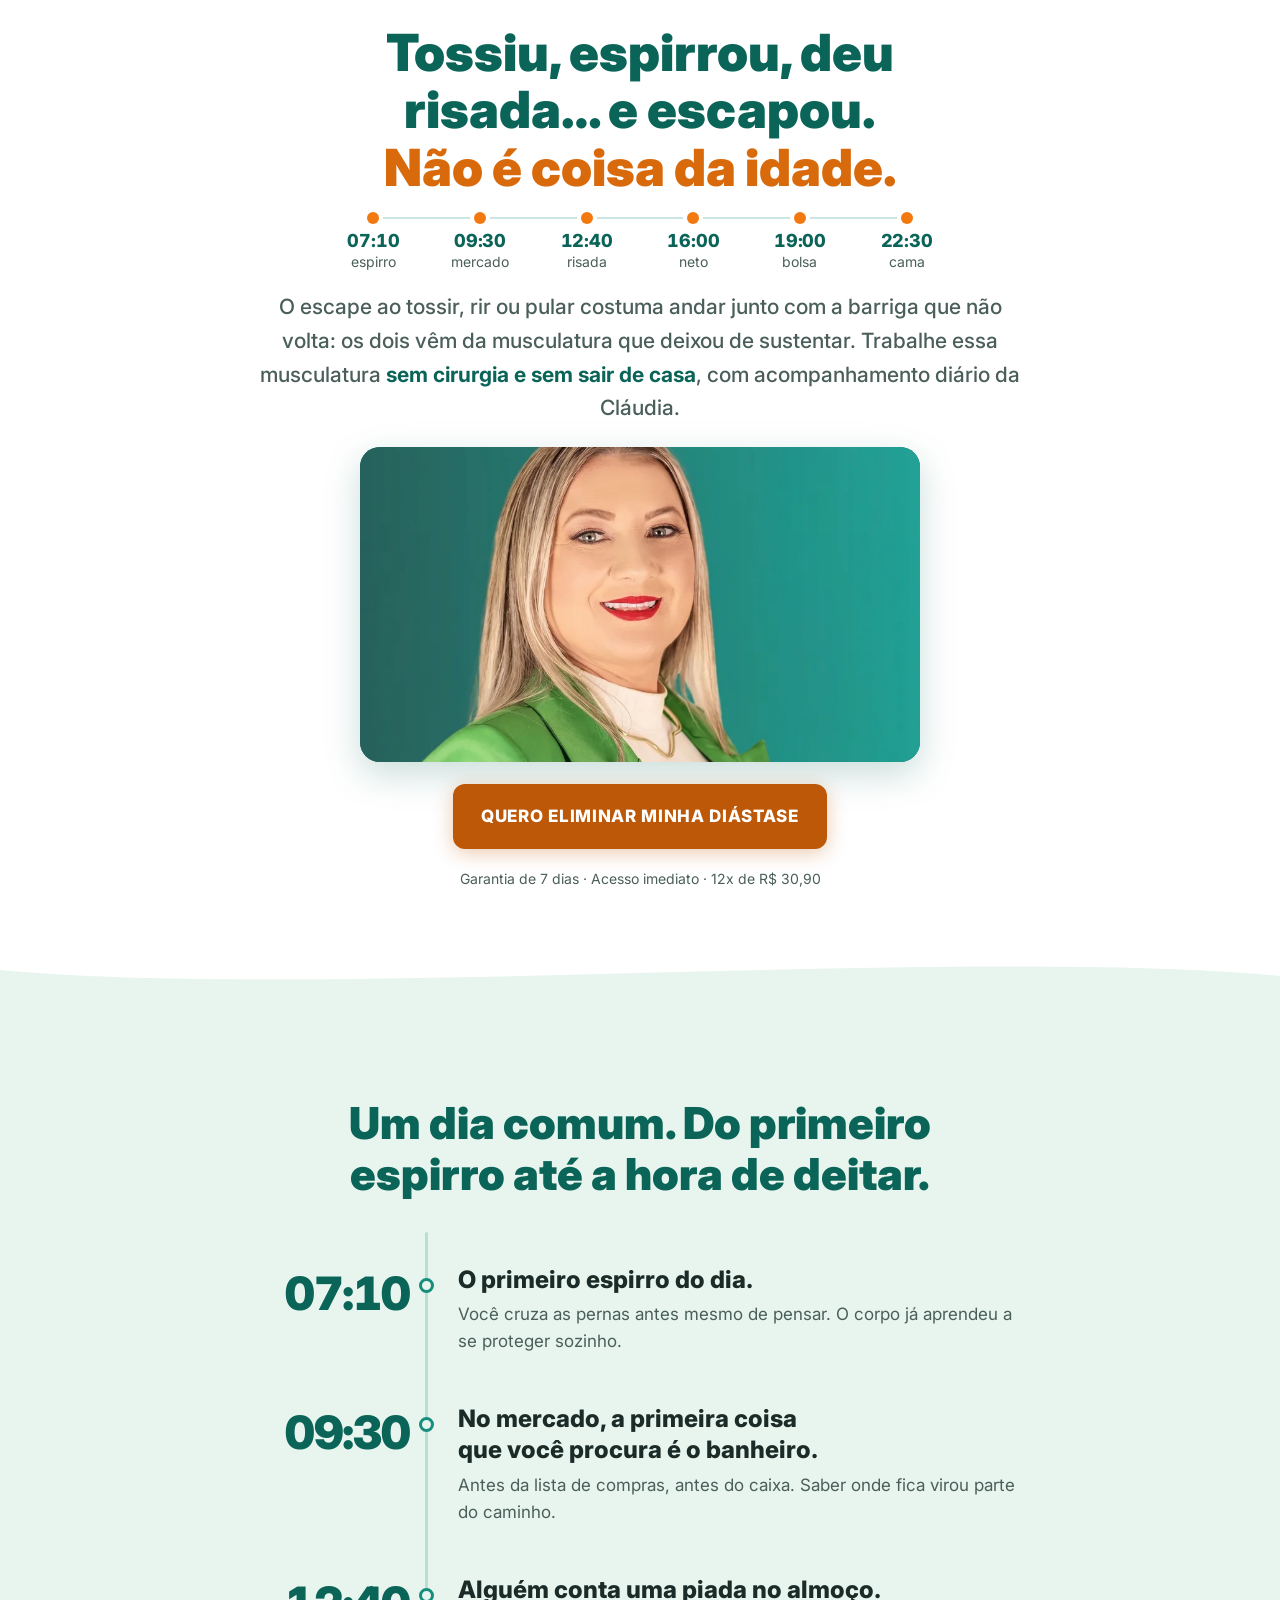
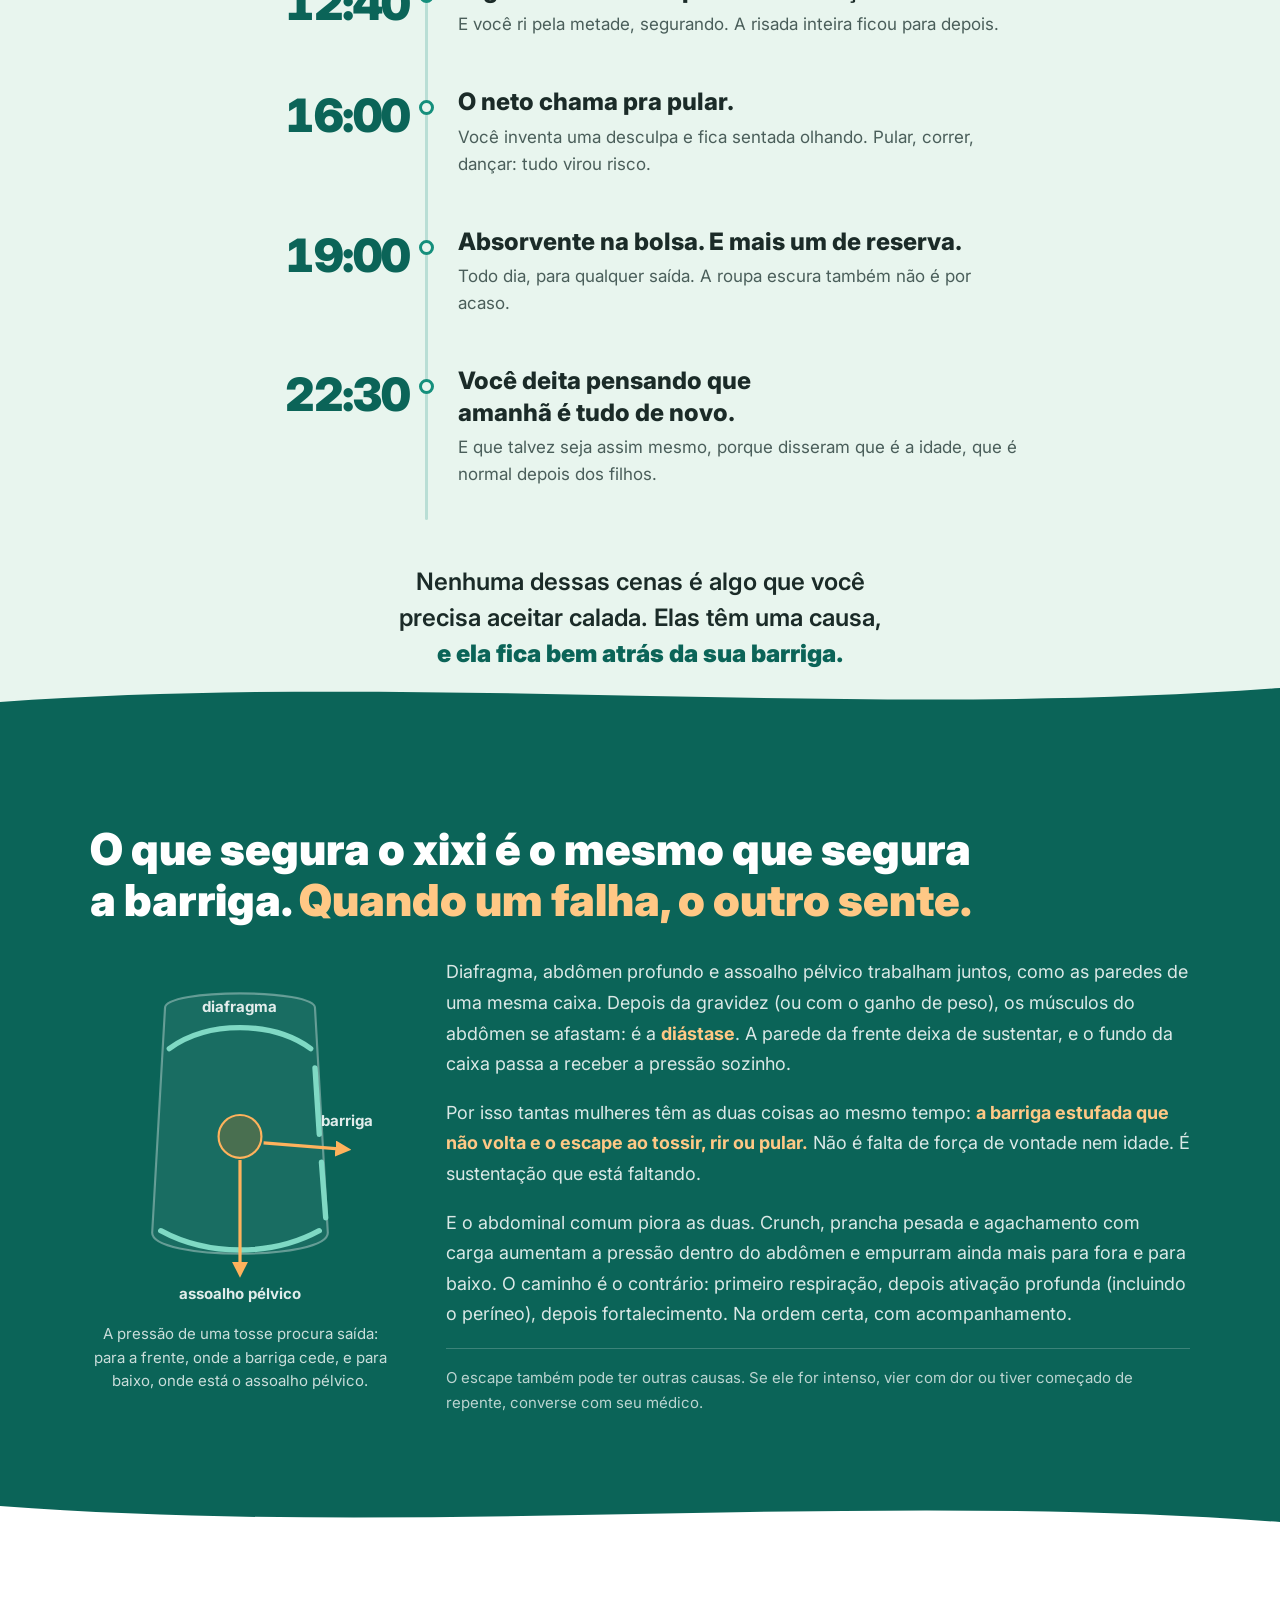
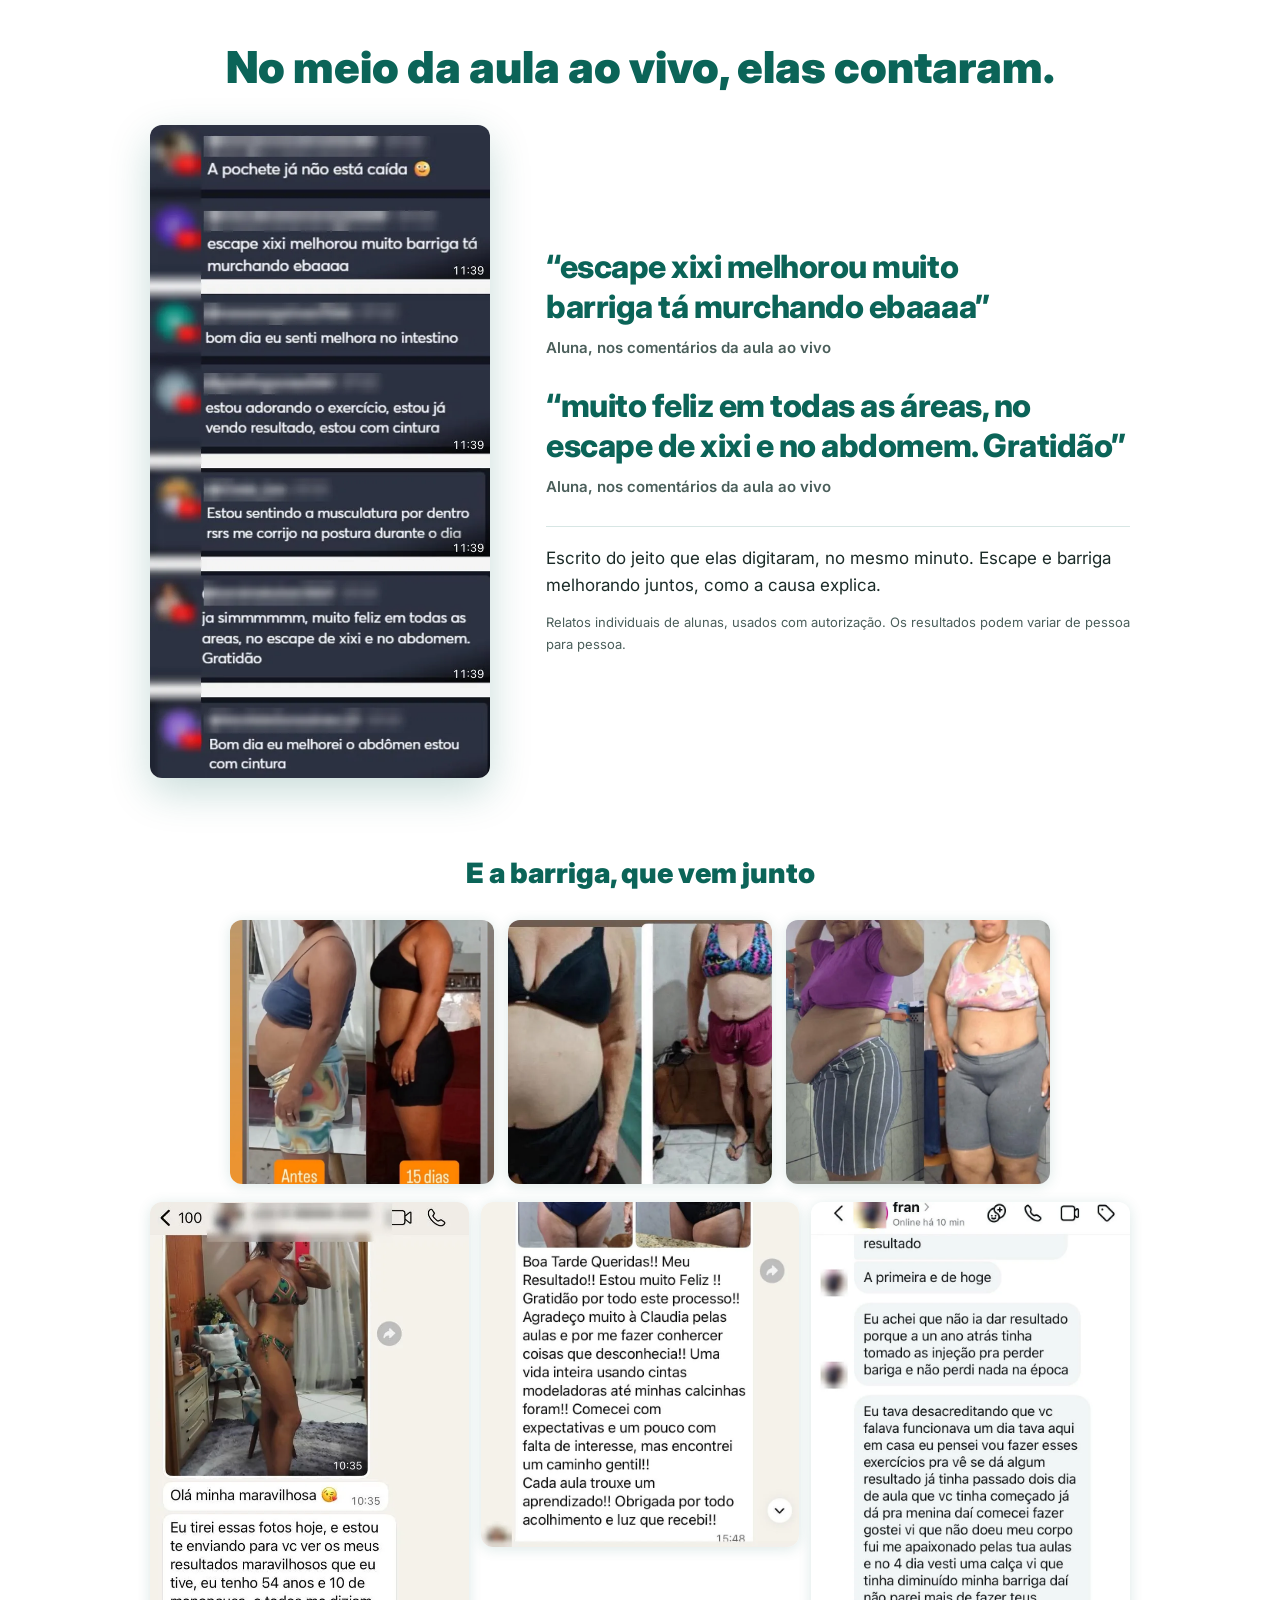
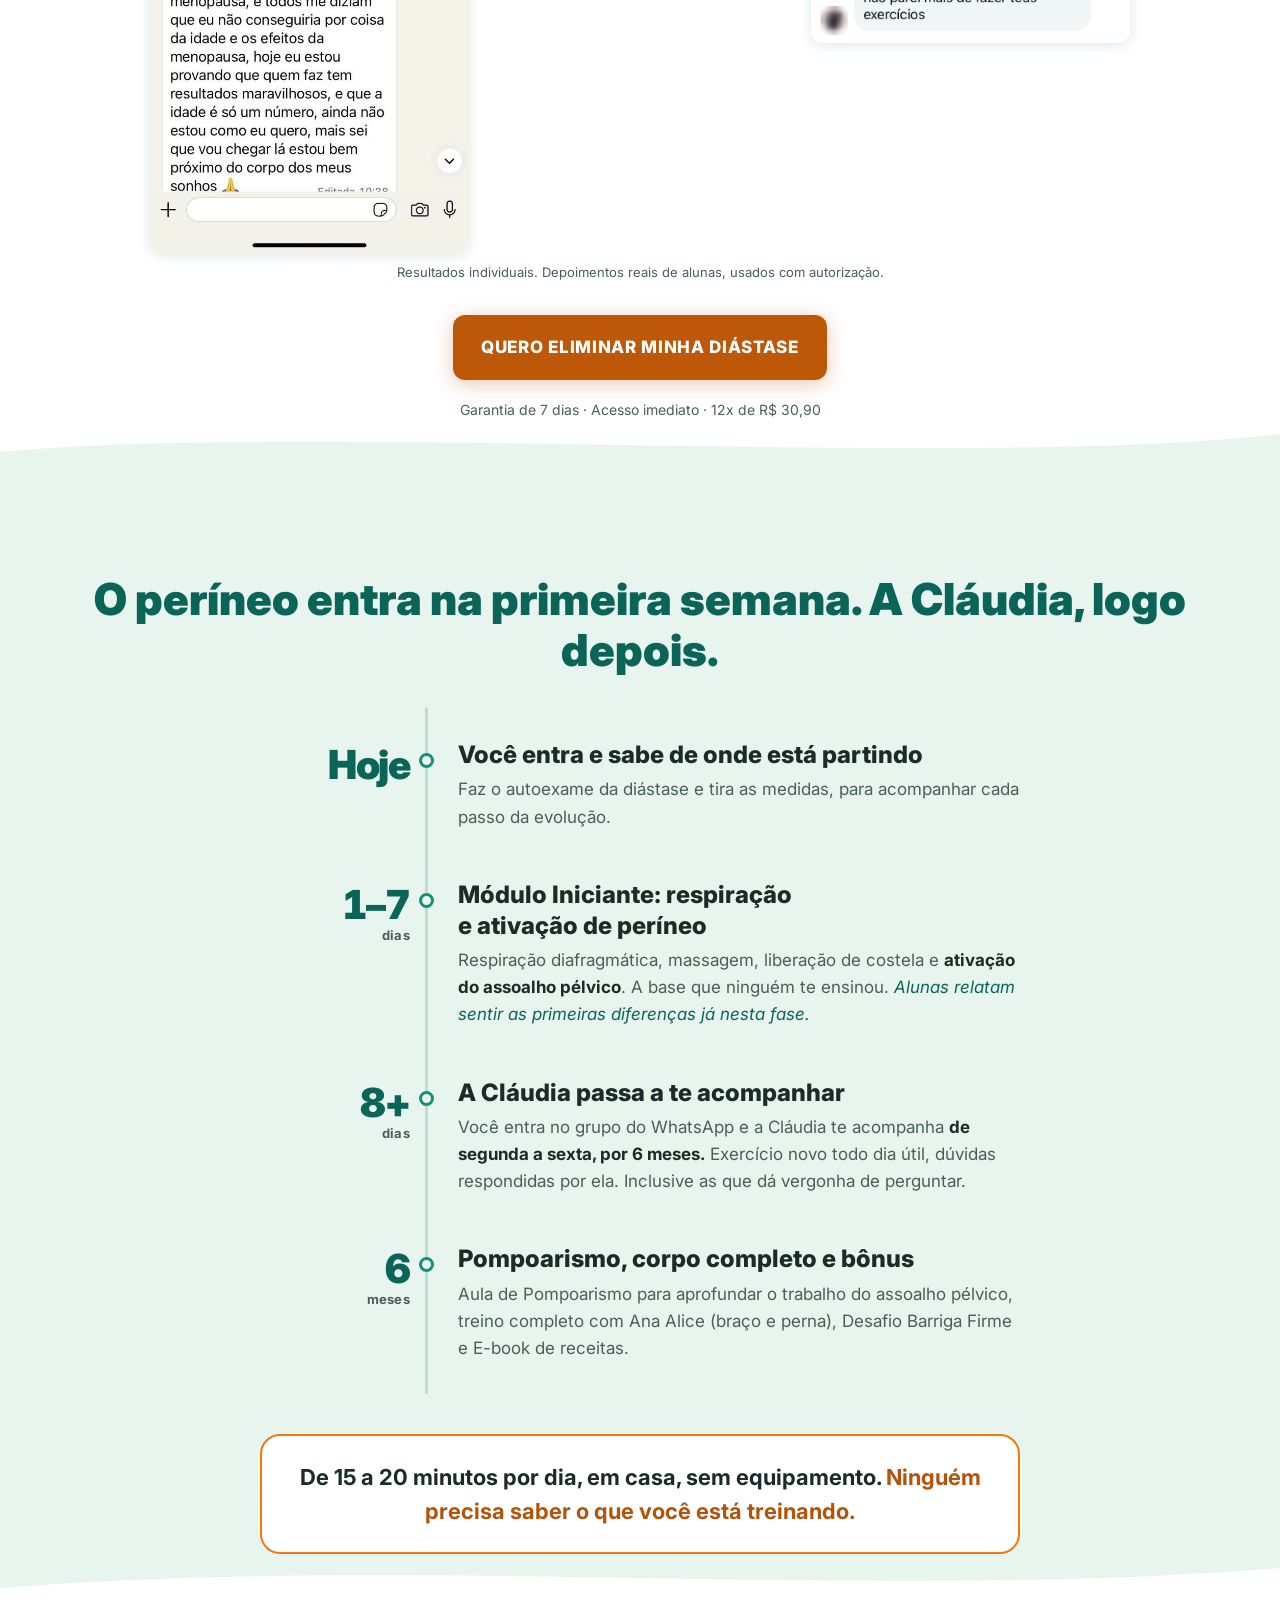
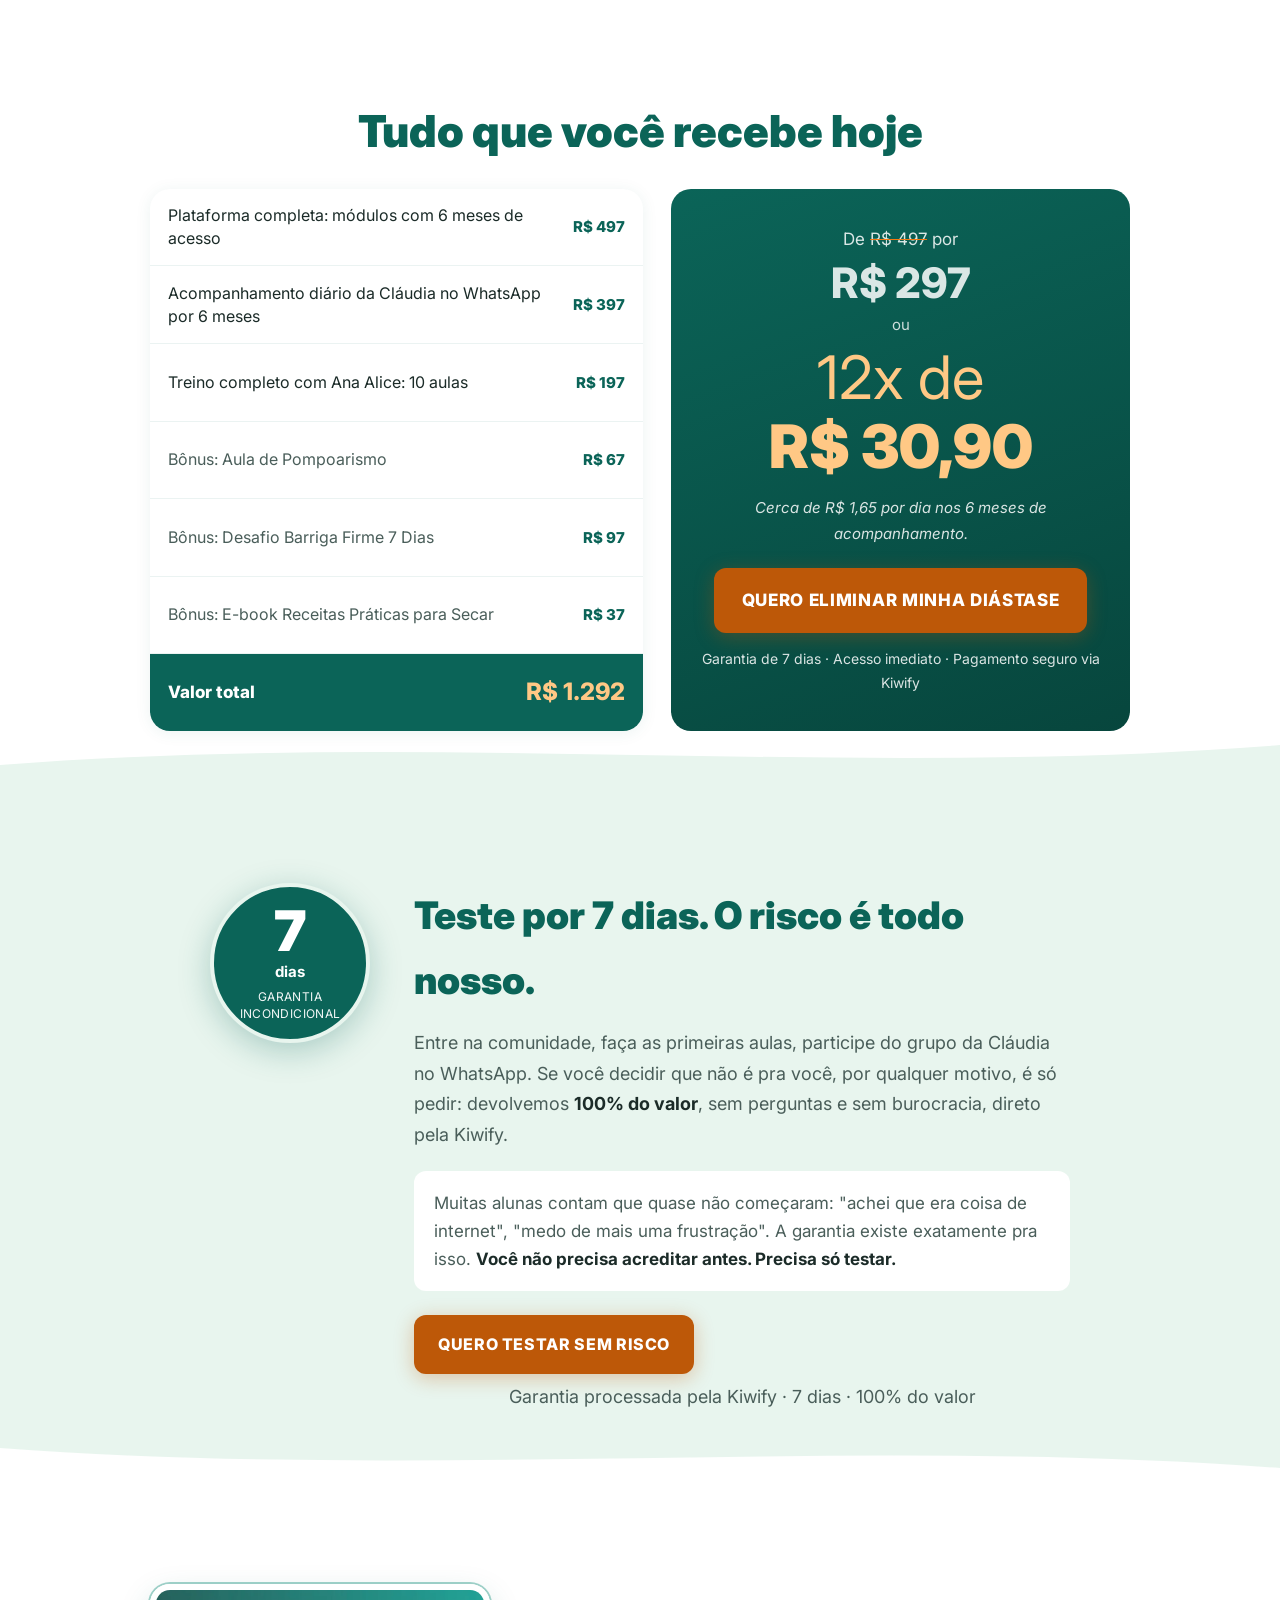
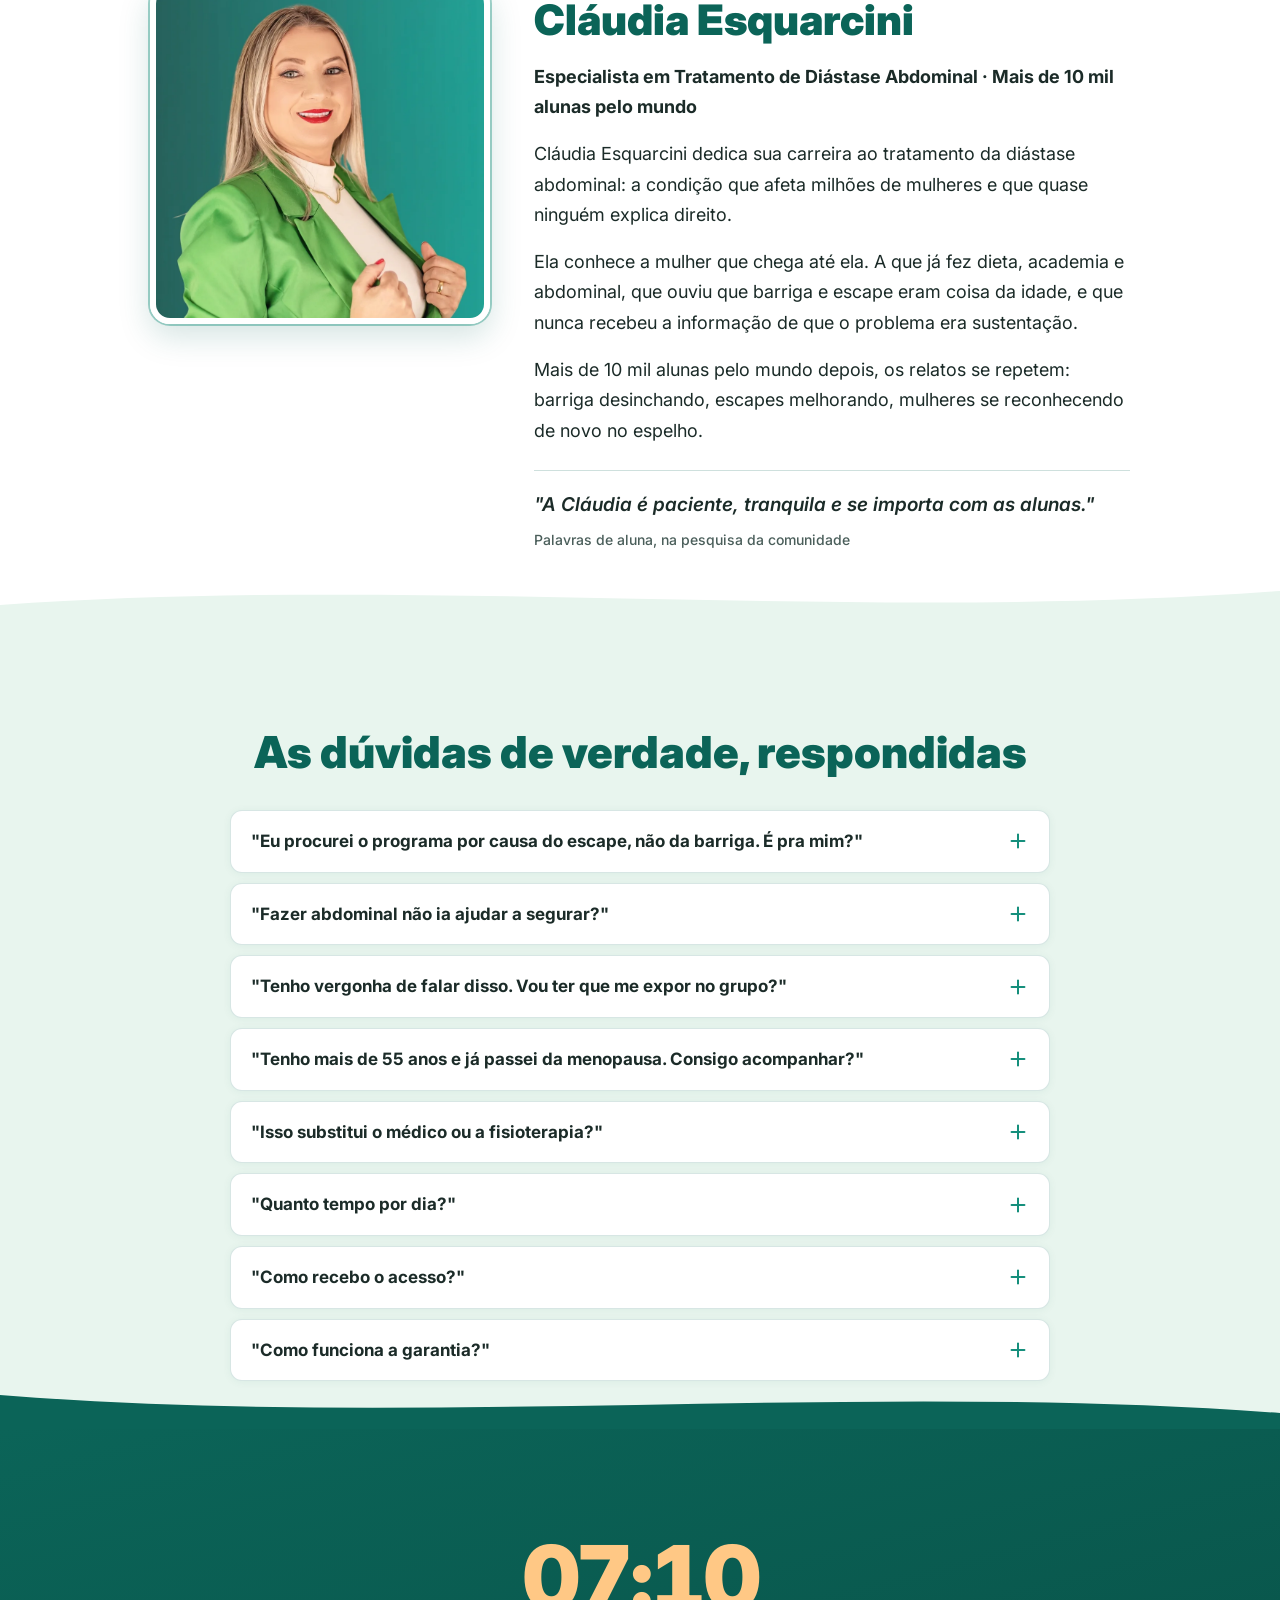
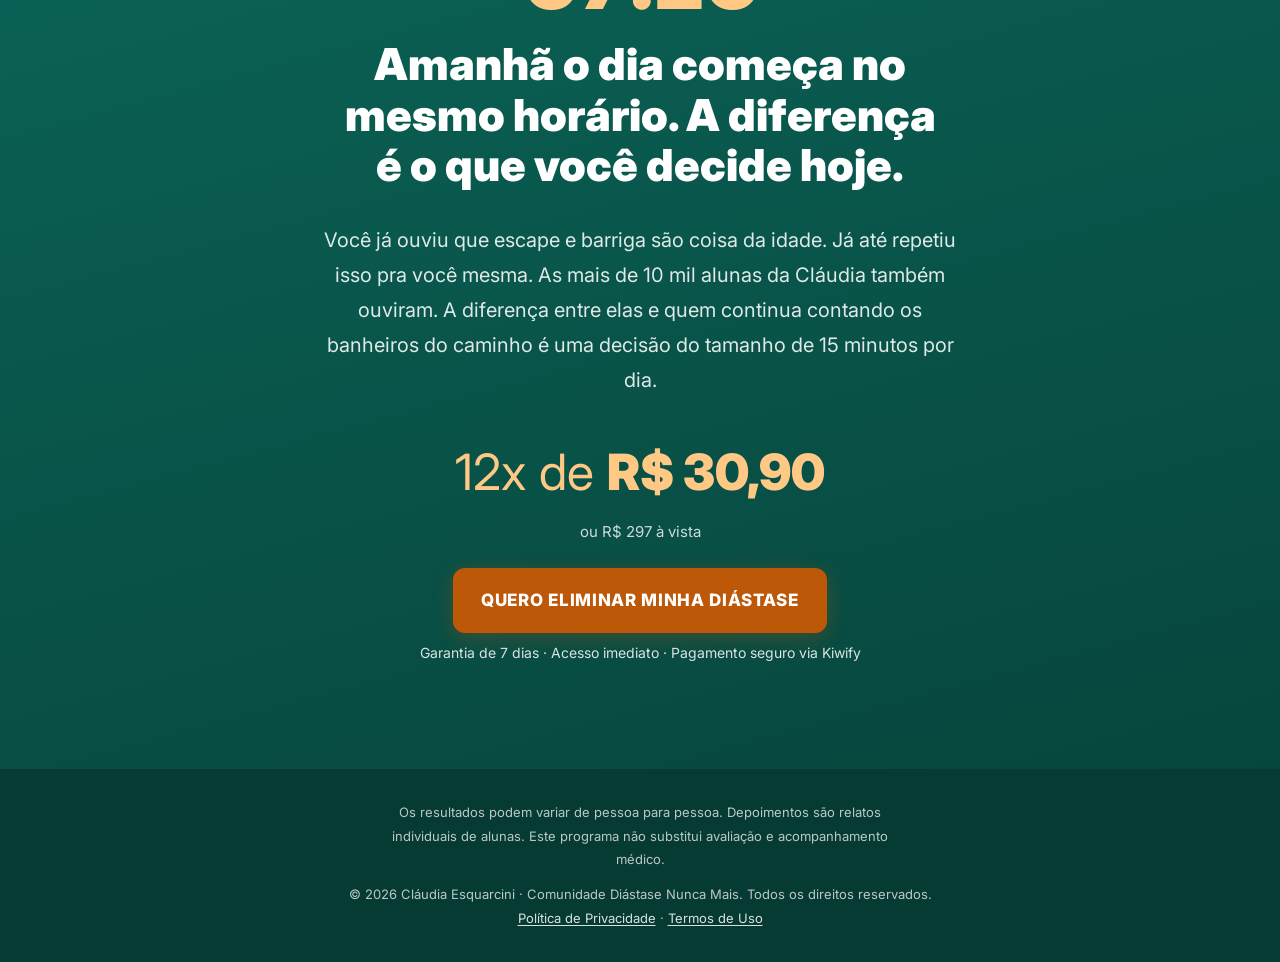
<file: escape/index.html>
<!DOCTYPE html>
<html lang="pt-BR">
<head>
  <meta charset="UTF-8">
  <!-- Meta Pixel -->
  <script>
  !function(f,b,e,v,n,t,s)
  {if(f.fbq)return;n=f.fbq=function(){n.callMethod?
  n.callMethod.apply(n,arguments):n.queue.push(arguments)};
  if(!f._fbq)f._fbq=n;n.push=n;n.loaded=!0;n.version='2.0';
  n.queue=[];t=b.createElement(e);t.async=!0;
  t.src=v;s=b.getElementsByTagName(e)[0];
  s.parentNode.insertBefore(t,s)}(window, document,'script',
  'https://connect.facebook.net/en_US/fbevents.js');
  fbq('init', '1664425621411014');
  fbq('track', 'PageView');
  fbq('track', 'ViewContent', {
    content_name: 'Comunidade Diástase Nunca Mais',
    content_category: 'Saúde e Bem-estar',
    value: 297.00,
    currency: 'BRL'
  });
  </script>
  <noscript>
  <img height="1" width="1" style="display:none"
  src="https://www.facebook.com/tr?id=1664425621411014&ev=PageView&noscript=1"/>
  </noscript>
  <!-- End Meta Pixel -->

  <!-- VTurb: código de velocidade -->
  <script>!function(i,n){i._plt=i._plt||(n&&n.timeOrigin?n.timeOrigin+n.now():Date.now())}(window,performance);</script>
  <link rel="preload" href="https://scripts.converteai.net/000c5ac1-93bd-4583-b0ef-a70f7ec61d63/players/6a80bb3e47f9f6ed7af037f7/v4/player.js" as="script">
  <link rel="preload" href="https://scripts.converteai.net/lib/js/smartplayer-wc/v4/smartplayer.js" as="script">
  <link rel="preload" href="https://cdn.converteai.net/000c5ac1-93bd-4583-b0ef-a70f7ec61d63/6a80ba8fff01fadb2bd619f0/main.m3u8" as="fetch">
  <link rel="dns-prefetch" href="https://cdn.converteai.net">
  <link rel="dns-prefetch" href="https://scripts.converteai.net">
  <link rel="dns-prefetch" href="https://images.converteai.net">
  <link rel="dns-prefetch" href="https://license.vturb.com">
  <!-- End VTurb velocidade -->

  <!-- Google tag (gtag.js) -->
  <script async src="https://www.googletagmanager.com/gtag/js?id=G-PNTZ1658DX"></script>
  <script>
    window.dataLayer = window.dataLayer || [];
    function gtag(){dataLayer.push(arguments);}
    gtag('js', new Date());
    gtag('config', 'G-PNTZ1658DX');
  </script>
  <script>
    // ViewContent: quando a página carrega
    gtag('event', 'view_item', {
      currency: 'BRL',
      value: 297.00,
      items: [{
        item_name: 'Comunidade Diástase Nunca Mais',
        item_category: 'Saúde e Bem-estar',
        price: 297.00
      }]
    });

    // begin_checkout: quando qualquer botão de CTA é clicado
    document.addEventListener('DOMContentLoaded', function() {
      document.querySelectorAll('a[href*="pay.kiwify.com.br"]')
        .forEach(function(btn) {
          btn.addEventListener('click', function() {
            gtag('event', 'begin_checkout', {
              currency: 'BRL',
              value: 297.00,
              items: [{
                item_name: 'Comunidade Diástase Nunca Mais',
                price: 297.00
              }]
            });
          });
        });
    });

    // Progresso de scroll (25%, 50%, 75%, 100%)
    var scrollMarks = {25: false, 50: false, 75: false, 100: false};
    window.addEventListener('scroll', function() {
      var scrolled = (window.scrollY + window.innerHeight) /
                     document.documentElement.scrollHeight * 100;
      Object.keys(scrollMarks).forEach(function(mark) {
        if (!scrollMarks[mark] && scrolled >= mark) {
          scrollMarks[mark] = true;
          gtag('event', 'scroll_depth', {
            percent_scrolled: parseInt(mark),
            page: 'pagina_vendas_escape'
          });
        }
      });
    });
  </script>
  <!-- End Google tag -->

  <!-- UTM passthrough: repassa os parâmetros utm da URL da página pro link de checkout do Kiwify -->
  <script>
    document.addEventListener('DOMContentLoaded', function() {
      var pageParams = new URLSearchParams(window.location.search);
      var utmKeys = ['utm_source', 'utm_medium', 'utm_campaign', 'utm_content', 'utm_term'];
      var utmParams = new URLSearchParams();
      utmKeys.forEach(function(key) {
        var value = pageParams.get(key);
        if (value) utmParams.set(key, value);
      });
      if (utmParams.toString() === '') return;

      document.querySelectorAll('a[href*="pay.kiwify.com.br"]').forEach(function(link) {
        var url = new URL(link.href, window.location.href);
        utmParams.forEach(function(value, key) {
          url.searchParams.set(key, value);
        });
        link.href = url.toString();
      });
    });
  </script>
  <!-- End UTM passthrough -->

  <meta name="viewport" content="width=device-width, initial-scale=1.0">
  <title>Escape de xixi ao tossir ou rir? · Cláudia Esquarcini</title>
  <meta name="description" content="Tossiu, espirrou, deu risada e escapou? Não é coisa da idade. Escape e barriga que não volta têm a mesma raiz. Trabalhe essa musculatura em casa, com acompanhamento diário da Cláudia Esquarcini.">

  <link rel="preconnect" href="https://fonts.googleapis.com">
  <link rel="preconnect" href="https://fonts.gstatic.com" crossorigin>
  <link href="https://fonts.googleapis.com/css2?family=Inter:ital,wght@0,400;0,500;0,600;0,700;0,800;0,900;1,400;1,700&display=swap" rel="stylesheet">

  <link rel="stylesheet" href="../css/style.css">
  <link rel="stylesheet" href="../css/escape.css">
</head>
<body class="pg-escape">

<!-- STICKY CTA (mobile): aparece quando o hero sai da tela -->
<div class="sticky-cta" id="stickyCta" aria-hidden="true" inert>
  <a href="https://pay.kiwify.com.br/fna2soC">QUERO ELIMINAR MINHA DIÁSTASE</a>
</div>

<!-- ============================================================
     1. HERO (branco): o dia inteiro numa linha
     ============================================================ -->
<section class="s-hero" id="hero">
  <div class="container">
    <div class="hero__center">

      <h1 class="hero__headline esc-headline">
        Tossiu, espirrou, deu risada… e escapou.
        <span class="hero__highlight">Não é coisa da idade.</span>
      </h1>

      <ol class="day-ruler" aria-label="Os momentos do dia em que o escape aparece">
        <li><time>07:10</time><span>espirro</span></li>
        <li><time>09:30</time><span>mercado</span></li>
        <li><time>12:40</time><span>risada</span></li>
        <li><time>16:00</time><span>neto</span></li>
        <li><time>19:00</time><span>bolsa</span></li>
        <li><time>22:30</time><span>cama</span></li>
      </ol>

      <p class="hero__sub">
        O escape ao tossir, rir ou pular costuma andar junto com a barriga que não volta: os dois vêm da musculatura
        que deixou de sustentar. Trabalhe essa musculatura <strong>sem cirurgia e sem sair de casa</strong>, com acompanhamento diário da Cláudia.
      </p>

      <!-- VSL: player VTurb -->
      <vturb-smartplayer id="vid-6a80bb3e47f9f6ed7af037f7" style="display: block; margin: 0 auto; width: 100%; "><div class="vturb-player-placeholder" style="position: relative; width: 100%; padding: 56.25% 0 0; z-index: 0; background-color: black;"></div></vturb-smartplayer>
      <script type="text/javascript">
      var s=document.createElement("script");
      s.src="https://scripts.converteai.net/000c5ac1-93bd-4583-b0ef-a70f7ec61d63/players/6a80bb3e47f9f6ed7af037f7/v4/player.js",
      s.async=!0,document.head.appendChild(s);
      </script>

      <div class="cta-block">
        <a href="https://pay.kiwify.com.br/fna2soC" class="btn-primary btn-xl">QUERO ELIMINAR MINHA DIÁSTASE</a>
        <p class="cta-micro">Garantia de 7 dias &middot; Acesso imediato &middot; 12x de R$&nbsp;30,90</p>
      </div>

    </div>
  </div>
  <div class="wave" aria-hidden="true"><svg xmlns="http://www.w3.org/2000/svg" viewBox="0 0 1440 48" preserveAspectRatio="none"><path d="M0,24 C360,54 1080,0 1440,30 L1440,48 L0,48 Z" fill="#E8F5EE"/></svg></div>
</section>

<!-- ============================================================
     2. UM DIA DE ESCAPES (verde-pálido): trilho de horários
     ============================================================ -->
<section class="s-day" id="dia">
  <div class="container">
    <h2 class="section-title section-title--center">Um dia comum. Do primeiro espirro até a hora de deitar.</h2>

    <ol class="day-rail">
      <li class="day-moment">
        <time class="day-moment__time">07:10</time>
        <div class="day-moment__body">
          <h3>O primeiro espirro do dia.</h3>
          <p>Você cruza as pernas antes mesmo de pensar. O corpo já aprendeu a se proteger sozinho.</p>
        </div>
      </li>
      <li class="day-moment">
        <time class="day-moment__time">09:30</time>
        <div class="day-moment__body">
          <h3>No mercado, a primeira coisa que você procura é o banheiro.</h3>
          <p>Antes da lista de compras, antes do caixa. Saber onde fica virou parte do caminho.</p>
        </div>
      </li>
      <li class="day-moment">
        <time class="day-moment__time">12:40</time>
        <div class="day-moment__body">
          <h3>Alguém conta uma piada no almoço.</h3>
          <p>E você ri pela metade, segurando. A risada inteira ficou para depois.</p>
        </div>
      </li>
      <li class="day-moment">
        <time class="day-moment__time">16:00</time>
        <div class="day-moment__body">
          <h3>O neto chama pra pular.</h3>
          <p>Você inventa uma desculpa e fica sentada olhando. Pular, correr, dançar: tudo virou risco.</p>
        </div>
      </li>
      <li class="day-moment">
        <time class="day-moment__time">19:00</time>
        <div class="day-moment__body">
          <h3>Absorvente na bolsa. E mais um de reserva.</h3>
          <p>Todo dia, para qualquer saída. A roupa escura também não é por acaso.</p>
        </div>
      </li>
      <li class="day-moment">
        <time class="day-moment__time">22:30</time>
        <div class="day-moment__body">
          <h3>Você deita pensando que amanhã é tudo de novo.</h3>
          <p>E que talvez seja assim mesmo, porque disseram que é a idade, que é normal depois dos filhos.</p>
        </div>
      </li>
    </ol>

    <p class="day-close">Nenhuma dessas cenas é algo que você precisa aceitar calada. Elas têm uma causa, <strong>e ela fica bem atrás da sua barriga.</strong></p>
  </div>
  <div class="wave" aria-hidden="true"><svg xmlns="http://www.w3.org/2000/svg" viewBox="0 0 1440 48" preserveAspectRatio="none"><path d="M0,30 C480,0 960,48 1440,16 L1440,48 L0,48 Z" fill="#0B6458"/></svg></div>
</section>

<!-- ============================================================
     3. A CAUSA (verde-profundo): a mesma pressão, dois caminhos
     ============================================================ -->
<section class="s-reveal s-cause" id="causa">
  <div class="container">
    <h2 class="section-title section-title--light">O que segura o xixi é o mesmo que segura a barriga. <span class="txt-orange">Quando um falha, o outro sente.</span></h2>

    <div class="cause-layout">
      <figure class="cause-figure">
        <svg viewBox="0 0 280 320" role="img" aria-labelledby="cause-fig-title" class="cause-svg">
          <title id="cause-fig-title">Esquema do tronco: o diafragma em cima, a parede abdominal na frente e o assoalho pélvico embaixo. A pressão de uma tosse empurra a barriga para fora e o assoalho para baixo.</title>
          <defs>
            <marker id="arrowhead" viewBox="0 0 10 10" refX="6" refY="5" markerWidth="5" markerHeight="5" orient="auto-start-reverse">
              <path d="M0,0 L10,5 L0,10 z" fill="#FFB25C"/>
            </marker>
          </defs>
          <!-- tronco -->
          <path d="M70,40 C70,22 210,22 210,40 L222,250 C222,276 58,276 58,250 Z" fill="rgba(255,255,255,0.06)" stroke="rgba(255,255,255,0.35)" stroke-width="2"/>
          <!-- diafragma -->
          <path d="M74,78 C110,52 170,52 206,78" fill="none" stroke="#7FD9C4" stroke-width="5" stroke-linecap="round"/>
          <!-- parede abdominal (frente, à direita) com afastamento -->
          <path d="M210,96 L214,158" stroke="#7FD9C4" stroke-width="5" stroke-linecap="round"/>
          <path d="M216,184 L220,236" stroke="#7FD9C4" stroke-width="5" stroke-linecap="round"/>
          <!-- assoalho pélvico -->
          <path d="M66,248 C110,272 170,272 214,248" fill="none" stroke="#7FD9C4" stroke-width="5" stroke-linecap="round"/>
          <!-- pressão -->
          <circle cx="140" cy="160" r="20" fill="rgba(242,121,15,0.22)" stroke="#FFB25C" stroke-width="2"/>
          <path d="M162,166 L238,172" stroke="#FFB25C" stroke-width="3" marker-end="url(#arrowhead)"/>
          <path d="M140,182 L140,286" stroke="#FFB25C" stroke-width="3" marker-end="url(#arrowhead)"/>
          <text x="140" y="44" text-anchor="middle" class="cause-svg__label">diafragma</text>
          <text x="240" y="150" text-anchor="middle" class="cause-svg__label">barriga</text>
          <text x="140" y="312" text-anchor="middle" class="cause-svg__label">assoalho pélvico</text>
        </svg>
        <figcaption>A pressão de uma tosse procura saída: para a frente, onde a barriga cede, e para baixo, onde está o assoalho pélvico.</figcaption>
      </figure>

      <div class="reveal-body cause-body">
        <p>
          Diafragma, abdômen profundo e assoalho pélvico trabalham juntos, como as paredes de uma mesma caixa.
          Depois da gravidez (ou com o ganho de peso), os músculos do abdômen se afastam: é a <strong>diástase</strong>.
          A parede da frente deixa de sustentar, e o fundo da caixa passa a receber a pressão sozinho.
        </p>
        <p>
          Por isso tantas mulheres têm as duas coisas ao mesmo tempo: <strong>a barriga estufada que não volta e o escape
          ao tossir, rir ou pular.</strong> Não é falta de força de vontade nem idade. É sustentação que está faltando.
        </p>
        <p>
          E o abdominal comum piora as duas. Crunch, prancha pesada e agachamento com carga aumentam a pressão dentro
          do abdômen e empurram ainda mais para fora e para baixo. O caminho é o contrário: primeiro respiração,
          depois ativação profunda (incluindo o períneo), depois fortalecimento. Na ordem certa, com acompanhamento.
        </p>
        <p class="cause-note">O escape também pode ter outras causas. Se ele for intenso, vier com dor ou tiver começado de repente, converse com seu médico.</p>
      </div>
    </div>
  </div>
  <div class="wave" aria-hidden="true"><svg xmlns="http://www.w3.org/2000/svg" viewBox="0 0 1440 48" preserveAspectRatio="none"><path d="M0,16 C480,48 960,0 1440,32 L1440,48 L0,48 Z" fill="#FFFFFF"/></svg></div>
</section>

<!-- ============================================================
     4. AS ALUNAS (branco): o print da live em destaque
     ============================================================ -->
<section class="s-voices" id="alunas">
  <div class="container">
    <h2 class="section-title section-title--center">No meio da aula ao vivo, elas contaram.</h2>

    <div class="voices-layout">
      <button type="button" class="print voices-print" data-full="../img/depoimentos/comentarios-live.webp">
        <picture>
          <source srcset="../img/depoimentos/comentarios-live.webp" type="image/webp">
          <img src="../img/depoimentos/comentarios-live.jpg" alt="Print de comentários de alunas durante a aula ao vivo. Uma escreve: escape xixi melhorou muito, barriga tá murchando. Outra: muito feliz em todas as áreas, no escape de xixi e no abdômen." width="666" height="1280" loading="lazy">
        </picture>
      </button>

      <div class="voices-quotes">
        <blockquote class="voice">
          <p>“escape xixi melhorou muito barriga tá murchando ebaaaa”</p>
          <footer>Aluna, nos comentários da aula ao vivo</footer>
        </blockquote>
        <blockquote class="voice">
          <p>“muito feliz em todas as áreas, no escape de xixi e no abdomem. Gratidão”</p>
          <footer>Aluna, nos comentários da aula ao vivo</footer>
        </blockquote>
        <p class="voices-aside">Escrito do jeito que elas digitaram, no mesmo minuto. Escape e barriga melhorando juntos, como a causa explica.</p>
        <p class="disclaimer-line voices-disclaimer">Relatos individuais de alunas, usados com autorização. Os resultados podem variar de pessoa para pessoa.</p>
      </div>
    </div>

    <h3 class="voices-more">E a barriga, que vem junto</h3>
    <div class="ba-grid esc-ba-grid">
      <button type="button" class="print ba-item" data-full="../img/antes-depois/antes-depois-02.webp">
        <picture>
          <source srcset="../img/antes-depois/antes-depois-02.webp" type="image/webp">
          <img src="../img/antes-depois/antes-depois-02.jpg" alt="Aluna da comunidade de lado, comparando o antes e os primeiros 15 dias de programa, com a barriga visivelmente menor" width="808" height="951" loading="lazy">
        </picture>
      </button>
      <button type="button" class="print ba-item" data-full="../img/antes-depois/antes-depois-01.webp">
        <picture>
          <source srcset="../img/antes-depois/antes-depois-01.webp" type="image/webp">
          <img src="../img/antes-depois/antes-depois-01.jpg" alt="Antes e depois de aluna da comunidade, de frente, mostrando a redução do volume da barriga" width="798" height="522" loading="lazy">
        </picture>
      </button>
      <button type="button" class="print ba-item" data-full="../img/antes-depois/antes-depois-06.webp">
        <picture>
          <source srcset="../img/antes-depois/antes-depois-06.webp" type="image/webp">
          <img src="../img/antes-depois/antes-depois-06.jpg" alt="Antes e depois de aluna da comunidade, com a barriga menor e a postura mais firme na foto da direita" width="828" height="818" loading="lazy">
        </picture>
      </button>
    </div>

    <div class="print-grid esc-print-grid">
      <button type="button" class="print" data-full="../img/depoimentos/aluna-54-anos.webp">
        <picture>
          <source srcset="../img/depoimentos/aluna-54-anos.webp" type="image/webp">
          <img src="../img/depoimentos/aluna-54-anos.jpg" alt="Print de conversa com foto do resultado de aluna de 54 anos relatando que todos diziam que ela não conseguiria por causa da idade e da menopausa" width="626" height="1280" loading="lazy">
        </picture>
      </button>
      <button type="button" class="print" data-full="../img/depoimentos/cintas-resultado.webp">
        <picture>
          <source srcset="../img/depoimentos/cintas-resultado.webp" type="image/webp">
          <img src="../img/depoimentos/cintas-resultado.jpg" alt="Print de aluna com fotos do resultado relatando que passou a vida usando cintas modeladoras e encontrou um caminho gentil" width="828" height="898" loading="lazy">
        </picture>
      </button>
      <button type="button" class="print" data-full="../img/depoimentos/fran-historia.webp">
        <picture>
          <source srcset="../img/depoimentos/fran-historia.webp" type="image/webp">
          <img src="../img/depoimentos/fran-historia.jpg" alt="Print de conversa da aluna Fran contando que achou que não ia dar resultado e no quarto dia vestiu uma calça e viu que a barriga tinha diminuído" width="828" height="1146" loading="lazy">
        </picture>
      </button>
    </div>
    <p class="disclaimer-line">Resultados individuais. Depoimentos reais de alunas, usados com autorização.</p>

    <div class="cta-block esc-cta-gap">
      <a href="https://pay.kiwify.com.br/fna2soC" class="btn-primary btn-xl">QUERO ELIMINAR MINHA DIÁSTASE</a>
      <p class="cta-micro">Garantia de 7 dias &middot; Acesso imediato &middot; 12x de R$&nbsp;30,90</p>
    </div>
  </div>
  <div class="wave" aria-hidden="true"><svg xmlns="http://www.w3.org/2000/svg" viewBox="0 0 1440 48" preserveAspectRatio="none"><path d="M0,30 C360,0 1080,48 1440,12 L1440,48 L0,48 Z" fill="#E8F5EE"/></svg></div>
</section>

<!-- ============================================================
     5. A JORNADA (verde-pálido): períneo desde o primeiro dia
     ============================================================ -->
<section class="s-journey esc-journey" id="jornada">
  <div class="container">
    <h2 class="section-title section-title--center">O períneo entra na primeira semana. A Cláudia, logo depois.</h2>

    <ol class="day-rail journey-rail" aria-label="Sua jornada de 6 meses">
      <li class="day-moment">
        <span class="day-moment__time">Hoje</span>
        <div class="day-moment__body">
          <h3>Você entra e sabe de onde está partindo</h3>
          <p>Faz o autoexame da diástase e tira as medidas, para acompanhar cada passo da evolução.</p>
        </div>
      </li>
      <li class="day-moment">
        <span class="day-moment__time">1–7<small>dias</small></span>
        <div class="day-moment__body">
          <h3>Módulo Iniciante: respiração e ativação de períneo</h3>
          <p>Respiração diafragmática, massagem, liberação de costela e <strong>ativação do assoalho pélvico</strong>. A base que ninguém te ensinou. <em>Alunas relatam sentir as primeiras diferenças já nesta fase.</em></p>
        </div>
      </li>
      <li class="day-moment">
        <span class="day-moment__time">8+<small>dias</small></span>
        <div class="day-moment__body">
          <h3>A Cláudia passa a te acompanhar</h3>
          <p>Você entra no grupo do WhatsApp e a Cláudia te acompanha <strong>de segunda a sexta, por 6 meses.</strong> Exercício novo todo dia útil, dúvidas respondidas por ela. Inclusive as que dá vergonha de perguntar.</p>
        </div>
      </li>
      <li class="day-moment">
        <span class="day-moment__time">6<small>meses</small></span>
        <div class="day-moment__body">
          <h3>Pompoarismo, corpo completo e bônus</h3>
          <p>Aula de Pompoarismo para aprofundar o trabalho do assoalho pélvico, treino completo com Ana Alice (braço e perna), Desafio Barriga Firme e E-book de receitas.</p>
        </div>
      </li>
    </ol>

    <div class="journey-highlight">
      <p>De 15 a 20 minutos por dia, em casa, sem equipamento. <strong>Ninguém precisa saber o que você está treinando.</strong></p>
    </div>
  </div>
  <div class="wave" aria-hidden="true"><svg xmlns="http://www.w3.org/2000/svg" viewBox="0 0 1440 48" preserveAspectRatio="none"><path d="M0,34 C480,0 960,48 1440,14 L1440,48 L0,48 Z" fill="#FFFFFF"/></svg></div>
</section>

<!-- ============================================================
     6. OFERTA (verde-pálido, price-card verde-profundo)
     ============================================================ -->
<section class="s-offer" id="oferta">
  <div class="container">
    <h2 class="section-title section-title--center">Tudo que você recebe hoje</h2>

    <div class="offer-layout">
      <div class="value-stack">
        <div class="stack-row">
          <span class="stack-label">Plataforma completa: módulos com 6 meses de acesso</span>
          <span class="stack-val">R$&nbsp;497</span>
        </div>
        <div class="stack-row">
          <span class="stack-label">Acompanhamento diário da Cláudia no WhatsApp por 6 meses</span>
          <span class="stack-val">R$&nbsp;397</span>
        </div>
        <div class="stack-row">
          <span class="stack-label">Treino completo com Ana Alice: 10 aulas</span>
          <span class="stack-val">R$&nbsp;197</span>
        </div>
        <div class="stack-row stack-row--bonus">
          <span class="stack-label">Bônus: Aula de Pompoarismo</span>
          <span class="stack-val">R$&nbsp;67</span>
        </div>
        <div class="stack-row stack-row--bonus">
          <span class="stack-label">Bônus: Desafio Barriga Firme 7 Dias</span>
          <span class="stack-val">R$&nbsp;97</span>
        </div>
        <div class="stack-row stack-row--bonus">
          <span class="stack-label">Bônus: E-book Receitas Práticas para Secar</span>
          <span class="stack-val">R$&nbsp;37</span>
        </div>
        <div class="stack-total">
          <span>Valor total</span>
          <span>R$&nbsp;1.292</span>
        </div>
      </div>

      <div class="price-card" id="checkout">
        <p class="price-from">De <s>R$&nbsp;497</s> por</p>
        <p class="price-main">R$&nbsp;297</p>
        <p class="price-or">ou</p>
        <p class="price-installment">12x de <strong>R$&nbsp;30,90</strong></p>
        <p class="price-compare">Cerca de R$&nbsp;1,65 por dia nos 6 meses de acompanhamento.</p>
        <a href="https://pay.kiwify.com.br/fna2soC" class="btn-primary btn-xl">QUERO ELIMINAR MINHA DIÁSTASE</a>
        <p class="cta-micro cta-micro--light">Garantia de 7 dias &middot; Acesso imediato &middot; Pagamento seguro via Kiwify</p>
      </div>
    </div>
  </div>
  <div class="wave" aria-hidden="true"><svg xmlns="http://www.w3.org/2000/svg" viewBox="0 0 1440 48" preserveAspectRatio="none"><path d="M0,34 C480,0 960,48 1440,14 L1440,48 L0,48 Z" fill="#E8F5EE"/></svg></div>
</section>

<!-- ============================================================
     7. GARANTIA (branco)
     ============================================================ -->
<section class="s-guarantee" id="garantia">
  <div class="container">
    <div class="guarantee-inner">
      <div class="guarantee-seal" aria-label="Garantia de 7 dias incondicional">
        <div class="seal">
          <div class="seal__num">7</div>
          <div class="seal__days">dias</div>
          <div class="seal__text">Garantia<br>Incondicional</div>
        </div>
      </div>
      <div class="guarantee-text">
        <h2>Teste por 7 dias. O risco é todo nosso.</h2>
        <p>
          Entre na comunidade, faça as primeiras aulas, participe do grupo da Cláudia no WhatsApp.
          Se você decidir que não é pra você, por qualquer motivo, é só pedir: devolvemos
          <strong>100% do valor</strong>, sem perguntas e sem burocracia, direto pela Kiwify.
        </p>
        <div class="guarantee-note">
          <p>
            Muitas alunas contam que quase não começaram: "achei que era coisa de internet",
            "medo de mais uma frustração". A garantia existe exatamente pra isso.
            <strong>Você não precisa acreditar antes. Precisa só testar.</strong>
          </p>
        </div>
        <a href="https://pay.kiwify.com.br/fna2soC" class="btn-primary">QUERO TESTAR SEM RISCO</a>
        <p class="cta-micro">Garantia processada pela Kiwify &middot; 7 dias &middot; 100% do valor</p>
      </div>
    </div>
  </div>
  <div class="wave" aria-hidden="true"><svg xmlns="http://www.w3.org/2000/svg" viewBox="0 0 1440 48" preserveAspectRatio="none"><path d="M0,16 C480,48 960,4 1440,36 L1440,48 L0,48 Z" fill="#FFFFFF"/></svg></div>
</section>

<!-- ============================================================
     8. QUEM É A CLÁUDIA (verde-pálido)
     ============================================================ -->
<section class="s-bio" id="bio">
  <div class="container">
    <div class="bio-inner">
      <div class="bio-photo">
        <picture>
          <source srcset="../img/claudia_hero.webp" type="image/webp">
          <img src="../img/claudia_hero.jpg" alt="Cláudia Esquarcini, especialista em tratamento de diástase abdominal" width="480" height="480" loading="lazy" class="bio-photo__img">
        </picture>
      </div>
      <div class="bio-content">
        <h2>Cláudia Esquarcini</h2>
        <p class="bio-credential">Especialista em Tratamento de Diástase Abdominal &middot; Mais de 10 mil alunas pelo mundo</p>
        <p>
          Cláudia Esquarcini dedica sua carreira ao tratamento da diástase abdominal: a condição que afeta
          milhões de mulheres e que quase ninguém explica direito.
        </p>
        <p>
          Ela conhece a mulher que chega até ela. A que já fez dieta, academia e abdominal, que ouviu que
          barriga e escape eram coisa da idade, e que nunca recebeu a informação de que o problema era
          sustentação.
        </p>
        <p>
          Mais de 10 mil alunas pelo mundo depois, os relatos se repetem: barriga desinchando, escapes
          melhorando, mulheres se reconhecendo de novo no espelho.
        </p>
        <blockquote class="claudia-quote claudia-quote--bio">
          <p>"A Cláudia é paciente, tranquila e se importa com as alunas."</p>
          <footer>Palavras de aluna, na pesquisa da comunidade</footer>
        </blockquote>
      </div>
    </div>
  </div>
  <div class="wave" aria-hidden="true"><svg xmlns="http://www.w3.org/2000/svg" viewBox="0 0 1440 48" preserveAspectRatio="none"><path d="M0,30 C480,0 960,48 1440,16 L1440,48 L0,48 Z" fill="#E8F5EE"/></svg></div>
</section>

<!-- ============================================================
     9. FAQ (branco)
     ============================================================ -->
<section class="s-faq" id="faq">
  <div class="container">
    <h2 class="section-title section-title--center">As dúvidas de verdade, respondidas</h2>

    <div class="faq-list">
      <div class="faq-item">
        <button class="faq-q" aria-expanded="false" aria-controls="faq-a1">
          "Eu procurei o programa por causa do escape, não da barriga. É pra mim?"
          <span class="faq-icon" aria-hidden="true"><svg viewBox="0 0 24 24" width="22" height="22" fill="none" stroke="currentColor" stroke-width="2.25" stroke-linecap="round"><path d="M12 5v14M5 12h14"/></svg></span>
        </button>
        <div class="faq-a" id="faq-a1" hidden>
          <p>Muitas vezes as duas coisas vêm juntas, porque têm a mesma raiz: a musculatura profunda que deixou de sustentar. O programa trabalha o assoalho pélvico desde o Módulo Iniciante e ainda tem a aula bônus de Pompoarismo. Alunas relatam melhora nos escapes ao tossir, rir e pular. Os resultados variam de pessoa para pessoa.</p>
        </div>
      </div>
      <div class="faq-item">
        <button class="faq-q" aria-expanded="false" aria-controls="faq-a2">
          "Fazer abdominal não ia ajudar a segurar?"
          <span class="faq-icon" aria-hidden="true"><svg viewBox="0 0 24 24" width="22" height="22" fill="none" stroke="currentColor" stroke-width="2.25" stroke-linecap="round"><path d="M12 5v14M5 12h14"/></svg></span>
        </button>
        <div class="faq-a" id="faq-a2" hidden>
          <p>O abdominal comum aumenta a pressão dentro do abdômen, e essa pressão empurra a barriga para fora e o assoalho pélvico para baixo. Por isso o método começa pela respiração e pela ativação profunda, e só depois fortalece.</p>
        </div>
      </div>
      <div class="faq-item">
        <button class="faq-q" aria-expanded="false" aria-controls="faq-a3">
          "Tenho vergonha de falar disso. Vou ter que me expor no grupo?"
          <span class="faq-icon" aria-hidden="true"><svg viewBox="0 0 24 24" width="22" height="22" fill="none" stroke="currentColor" stroke-width="2.25" stroke-linecap="round"><path d="M12 5v14M5 12h14"/></svg></span>
        </button>
        <div class="faq-a" id="faq-a3" hidden>
          <p>Não. Você faz as aulas em casa e participa do grupo só se e quando quiser. Dúvidas podem ser tiradas com a Cláudia, e a maioria das alunas tem exatamente as mesmas queixas que você.</p>
        </div>
      </div>
      <div class="faq-item">
        <button class="faq-q" aria-expanded="false" aria-controls="faq-a4">
          "Tenho mais de 55 anos e já passei da menopausa. Consigo acompanhar?"
          <span class="faq-icon" aria-hidden="true"><svg viewBox="0 0 24 24" width="22" height="22" fill="none" stroke="currentColor" stroke-width="2.25" stroke-linecap="round"><path d="M12 5v14M5 12h14"/></svg></span>
        </button>
        <div class="faq-a" id="faq-a4" hidden>
          <p>A maioria das alunas tem entre 40 e 65 anos, e há alunas de quase 70. Os exercícios respeitam seu ritmo, começando pela respiração.</p>
        </div>
      </div>
      <div class="faq-item">
        <button class="faq-q" aria-expanded="false" aria-controls="faq-a5">
          "Isso substitui o médico ou a fisioterapia?"
          <span class="faq-icon" aria-hidden="true"><svg viewBox="0 0 24 24" width="22" height="22" fill="none" stroke="currentColor" stroke-width="2.25" stroke-linecap="round"><path d="M12 5v14M5 12h14"/></svg></span>
        </button>
        <div class="faq-a" id="faq-a5" hidden>
          <p>Não. O programa não substitui avaliação e acompanhamento médico. Se o escape for intenso, vier com dor ou tiver começado de repente, procure seu médico.</p>
        </div>
      </div>
      <div class="faq-item">
        <button class="faq-q" aria-expanded="false" aria-controls="faq-a6">
          "Quanto tempo por dia?"
          <span class="faq-icon" aria-hidden="true"><svg viewBox="0 0 24 24" width="22" height="22" fill="none" stroke="currentColor" stroke-width="2.25" stroke-linecap="round"><path d="M12 5v14M5 12h14"/></svg></span>
        </button>
        <div class="faq-a" id="faq-a6" hidden>
          <p>De 15 a 20 minutos, em casa, sem equipamento. Os exercícios cabem na rotina real: no quarto, na sala, no horário que funcionar pra você.</p>
        </div>
      </div>
      <div class="faq-item">
        <button class="faq-q" aria-expanded="false" aria-controls="faq-a7">
          "Como recebo o acesso?"
          <span class="faq-icon" aria-hidden="true"><svg viewBox="0 0 24 24" width="22" height="22" fill="none" stroke="currentColor" stroke-width="2.25" stroke-linecap="round"><path d="M12 5v14M5 12h14"/></svg></span>
        </button>
        <div class="faq-a" id="faq-a7" hidden>
          <p>Imediatamente após a confirmação do pagamento, você recebe um e-mail da Kiwify com seu login. Em poucos minutos você já está no primeiro módulo, e o link do grupo do WhatsApp chega junto com o acesso.</p>
        </div>
      </div>
      <div class="faq-item">
        <button class="faq-q" aria-expanded="false" aria-controls="faq-a8">
          "Como funciona a garantia?"
          <span class="faq-icon" aria-hidden="true"><svg viewBox="0 0 24 24" width="22" height="22" fill="none" stroke="currentColor" stroke-width="2.25" stroke-linecap="round"><path d="M12 5v14M5 12h14"/></svg></span>
        </button>
        <div class="faq-a" id="faq-a8" hidden>
          <p>Você tem 7 dias corridos a partir da compra. É só pedir o reembolso pelo suporte da Kiwify, sem precisar explicar nada. 100% do valor devolvido.</p>
        </div>
      </div>
    </div>
  </div>
  <div class="wave" aria-hidden="true"><svg xmlns="http://www.w3.org/2000/svg" viewBox="0 0 1440 48" preserveAspectRatio="none"><path d="M0,14 C480,48 960,0 1440,32 L1440,48 L0,48 Z" fill="#0B6458"/></svg></div>
</section>

<!-- ============================================================
     10. CTA FINAL (verde-profundo): o dia seguinte
     ============================================================ -->
<section class="s-final" id="cta-final">
  <div class="container">
    <p class="final-clock"><time>07:10</time></p>
    <h2 class="section-title section-title--light section-title--center">
      Amanhã o dia começa no mesmo horário. A diferença é o que você decide hoje.
    </h2>
    <p class="final-text">
      Você já ouviu que escape e barriga são coisa da idade. Já até repetiu isso pra você mesma.
      As mais de 10 mil alunas da Cláudia também ouviram. A diferença entre elas e quem continua
      contando os banheiros do caminho é uma decisão do tamanho de 15 minutos por dia.
    </p>
    <div class="final-price">
      <p class="final-install">12x de <strong>R$&nbsp;30,90</strong></p>
      <p class="final-or">ou R$&nbsp;297 à vista</p>
    </div>
    <a href="https://pay.kiwify.com.br/fna2soC" class="btn-primary btn-xl">QUERO ELIMINAR MINHA DIÁSTASE</a>
    <p class="cta-micro cta-micro--light">Garantia de 7 dias &middot; Acesso imediato &middot; Pagamento seguro via Kiwify</p>
  </div>
</section>

<!-- FOOTER -->
<footer class="footer">
  <div class="container">
    <p class="footer__disclaimer">Os resultados podem variar de pessoa para pessoa. Depoimentos são relatos individuais de alunas. Este programa não substitui avaliação e acompanhamento médico.</p>
    <p>&copy; 2026 Cláudia Esquarcini &middot; Comunidade Diástase Nunca Mais. Todos os direitos reservados.</p>
    <p>
      <!-- PLACEHOLDER: adicionar links reais de Política de Privacidade e Termos de Uso -->
      <a href="#">Política de Privacidade</a> &middot; <a href="#">Termos de Uso</a>
    </p>
  </div>
</footer>

<!-- LIGHTBOX para ampliar os prints -->
<div class="lightbox" id="lightbox" role="dialog" aria-modal="true" aria-label="Print ampliado" hidden>
  <button type="button" class="lightbox__close" aria-label="Fechar imagem ampliada"><svg viewBox="0 0 24 24" width="22" height="22" fill="none" stroke="currentColor" stroke-width="2.25" stroke-linecap="round" aria-hidden="true"><path d="M6 6l12 12M18 6L6 18"/></svg></button>
  <img alt="Print de depoimento ampliado" class="lightbox__img">
</div>

<script src="../js/script.js"></script>
<script src="../js/escape.js"></script>
<script>
document.addEventListener('DOMContentLoaded', function() {
  document.querySelectorAll('a[href*="pay.kiwify.com.br"]')
    .forEach(function(btn) {
      btn.addEventListener('click', function() {
        fbq('track', 'InitiateCheckout', {
          content_name: 'Comunidade Diástase Nunca Mais',
          value: 297.00,
          currency: 'BRL'
        });
      });
    });
});
</script>
</body>
</html>
</file>
<file: css/style.css>
/* ============================================================
   PALETA V3: BRANCO + VERDE + LARANJA
   Laranja = ação e destaque (CTAs, números, eyebrows, badges).
   Verde = identidade e estrutura (títulos, ícones, bordas, selo).
   Verde nunca em botão de compra; laranja nunca em texto longo.
   ============================================================ */
:root {
  --green-deep:  #0B6458;   /* revelação, price-card, CTA final, títulos claros */
  --green-mid:   #158F7C;   /* ícones, timeline, bordas de card */
  --green-pale:  #E8F5EE;   /* espelho, prova, histórias, oferta, bio */
  --green-light: #7FD9C4;   /* acentos verdes sobre fundo escuro */
  --off-white:   #F7FAF7;   /* cards sobre fundo branco */
  --white:       #FFFFFF;

  --orange:      #F2790F;   /* CTAs, números grandes, destaques */
  --orange-h:    #D96A0C;   /* hover e laranja em texto pequeno sobre claro */
  --orange-soft: #FFC885;   /* acentos laranja sobre fundo verde escuro: 4,65:1 */
  --orange-ink:  #B4530A;   /* laranja para texto pequeno sobre claro: 5,0:1 */

  --cta:         #BD5808;   /* fundo de botão com texto branco: 4,6:1 */
  --cta-h:       #A84D08;   /* hover do botão: 5,6:1 */

  --text-dark:  #1B2B28;
  --text-mid:   #4A5E5A;

  --font: 'Inter', -apple-system, BlinkMacSystemFont, 'Segoe UI', sans-serif;
  --radius:    12px;
  --radius-lg: 20px;
  --max-w:     1180px;
  --section-py: 64px;
}

/* ============================================================
   RESET E BASE (tipografia para 40 a 65 anos: corpo 18px+)
   ============================================================ */
*, *::before, *::after { box-sizing: border-box; margin: 0; padding: 0; }
html { scroll-behavior: smooth; }
body {
  font-family: var(--font);
  font-size: 18px;
  line-height: 1.7;
  color: var(--text-dark);
  background: var(--white);
  -webkit-font-smoothing: antialiased;
  overflow-x: hidden;
}
img { max-width: 100%; height: auto; display: block; }
a { color: inherit; text-decoration: none; }
button { font-family: var(--font); }

.container {
  width: 100%;
  max-width: var(--max-w);
  margin: 0 auto;
  padding: 0 20px;
}

/* ============================================================
   COMPONENTES BASE
   ============================================================ */
.eyebrow {
  font-size: 14px;
  font-weight: 800;
  letter-spacing: 0.13em;
  text-transform: uppercase;
  margin-bottom: 14px;
  display: block;
  color: var(--orange-ink);
}
.eyebrow--center { text-align: center; }
.s-reveal .eyebrow { color: var(--orange-soft); }

.section-title {
  font-size: clamp(27px, 6.5vw, 44px);
  font-weight: 900;
  line-height: 1.15;
  color: var(--green-deep);
  margin-bottom: 32px;
}
.section-title--light  { color: var(--white); }
.section-title--center { text-align: center; }
.txt-orange { color: var(--orange-soft); }

/* CTA: laranja em todas as seções, mínimo 48px de altura no mobile */
.btn-primary {
  display: inline-flex;
  align-items: center;
  justify-content: center;
  gap: 10px;
  min-height: 52px;
  width: 100%;
  max-width: 460px;
  background: var(--cta);
  color: var(--white);
  font-size: 16px;
  font-weight: 800;
  letter-spacing: 0.04em;
  text-transform: uppercase;
  text-align: center;
  padding: 16px 24px;
  border-radius: var(--radius);
  border: none;
  cursor: pointer;
  transition: background 0.2s, transform 0.15s, box-shadow 0.2s;
  box-shadow: 0 4px 20px rgba(189, 88, 8, 0.32);
}
.btn-primary:hover {
  background: var(--cta-h);
  transform: translateY(-2px);
  box-shadow: 0 8px 28px rgba(189, 88, 8, 0.42);
}
.btn-primary:active { transform: translateY(0); }
.btn-xl { font-size: 17px; min-height: 58px; padding: 18px 28px; max-width: 500px; }

.cta-block {
  display: flex;
  flex-direction: column;
  align-items: center;
  gap: 10px;
}
.cta-micro {
  font-size: 14px;
  color: var(--text-mid);
  text-align: center;
  margin-top: 8px;
}
.cta-micro--light { color: rgba(255, 255, 255, 0.85); }

/* Divisores de onda finos (40 a 56px), fill = cor da PRÓXIMA seção */
.wave { display: block; width: 100%; line-height: 0; pointer-events: none; }
.wave svg { display: block; width: 100%; height: 48px; }

/* Citação da Cláudia (fundo claro: verde estrutural) */
.claudia-quote {
  border-left: 4px solid var(--green-mid);
  padding: 14px 18px;
  margin-top: 20px;
}
.claudia-quote p {
  font-size: 18px;
  font-style: italic;
  color: var(--text-dark);
  margin-bottom: 6px;
}
.claudia-quote footer {
  font-size: 14px;
  font-weight: 700;
  color: var(--green-deep);
}
/* Na revelação (fundo verde escuro), a citação clareia */
.s-reveal .claudia-quote { border-left-color: var(--green-light); }
.s-reveal .claudia-quote p { color: rgba(255, 255, 255, 0.92); }
.s-reveal .claudia-quote footer { color: var(--green-light); }

.claudia-quote--big {
  max-width: 640px;
  margin: 40px auto 36px;
  text-align: center;
  border-left: none;
  border-top: 3px solid var(--green-mid);
  padding-top: 22px;
}
.claudia-quote--big p { font-size: clamp(19px, 3vw, 24px); font-weight: 600; }

/* ============================================================
   STICKY CTA (mobile)
   ============================================================ */
.sticky-cta {
  position: fixed;
  bottom: 0; left: 0; right: 0;
  background: var(--cta);
  padding: 12px 20px;
  padding-bottom: calc(12px + env(safe-area-inset-bottom));
  text-align: center;
  z-index: 1000;
  transform: translateY(100%);
  transition: transform 0.3s ease;
  box-shadow: 0 -4px 24px rgba(0, 0, 0, 0.25);
}
.sticky-cta.is-visible { transform: translateY(0); }
.sticky-cta a {
  display: flex;
  align-items: center;
  justify-content: center;
  min-height: 48px;
  color: var(--white);
  font-weight: 800;
  font-size: 15px;
  letter-spacing: 0.04em;
  text-transform: uppercase;
}

/* ============================================================
   1. HERO (#FFFFFF)
   ============================================================ */
.s-hero { background: var(--white); }
.hero__center {
  text-align: center;
  max-width: 860px;
  margin: 0 auto;
  padding: 48px 0 40px;
}
.hero__headline {
  font-size: clamp(30px, 8vw, 58px);
  font-weight: 900;
  color: var(--green-deep);
  line-height: 1.12;
  margin-bottom: 20px;
}
.hero__highlight { color: var(--orange-h); display: block; }
.hero__sub {
  font-size: clamp(18px, 2.6vw, 21px);
  color: var(--text-mid);
  max-width: 700px;
  margin: 0 auto 28px;
  font-weight: 500;
  line-height: 1.6;
}
.hero__sub strong { color: var(--green-deep); font-weight: 700; }

/* Player VTurb da VSL: o padding de 56.25% (16:9) vem do próprio embed */
vturb-smartplayer {
  display: block;
  width: 100%;
  max-width: 760px;
  /* !important: o embed traz style inline "margin: 0 auto" que zeraria o respiro antes do CTA */
  margin: 0 auto 28px !important;
  border-radius: var(--radius-lg);
  overflow: hidden;
  box-shadow: 0 12px 36px rgba(11, 100, 88, 0.22);
}

/* ============================================================
   2. ESPELHO (#E8F5EE)
   ============================================================ */
.s-mirror { background: var(--green-pale); padding-top: var(--section-py); }

.mirror-grid {
  display: grid;
  grid-template-columns: 1fr;
  gap: 14px;
  max-width: 900px;
  margin: 0 auto;
}
.mirror-card {
  background: var(--white);
  border-radius: var(--radius);
  padding: 20px 22px;
  font-size: 18px;
  font-style: italic;
  color: var(--text-dark);
  line-height: 1.55;
  box-shadow: 0 2px 12px rgba(11, 100, 88, 0.08);
  border-left: 4px solid var(--green-mid);
  quotes: "\201C" "\201D";
}
.mirror-card::before { content: open-quote; color: var(--green-mid); font-weight: 900; }
.mirror-card::after  { content: close-quote; color: var(--green-mid); font-weight: 900; }

.mirror-close {
  text-align: center;
  font-size: clamp(18px, 3vw, 22px);
  max-width: 640px;
  margin: 36px auto 0;
  color: var(--text-dark);
}
.mirror-close strong { color: var(--green-deep); }

/* ============================================================
   3. REVELAÇÃO (#0B6458: âncora escura, destaques laranja)
   ============================================================ */
.s-reveal { background: var(--green-deep); padding-top: var(--section-py); }

.reveal-body { max-width: 760px; margin-bottom: 44px; }
.reveal-body p {
  color: rgba(255, 255, 255, 0.85);
  font-size: 18px;
  margin-bottom: 18px;
}
.reveal-body strong { color: var(--orange-soft); }

/* Autoexame interativo */
.selfexam {
  background: rgba(255, 255, 255, 0.06);
  border: 1px solid rgba(255, 255, 255, 0.15);
  border-radius: var(--radius-lg);
  padding: 28px 20px;
  margin-bottom: 40px;
}
.selfexam__title {
  font-size: clamp(20px, 3.4vw, 26px);
  font-weight: 800;
  color: var(--white);
  margin-bottom: 8px;
}
.selfexam__intro {
  color: rgba(255, 255, 255, 0.9);
  margin-bottom: 24px;
  font-size: 17px;
}
.selfexam__steps {
  display: flex;
  flex-direction: column;
  gap: 14px;
  margin-bottom: 28px;
}
.step { display: flex; gap: 14px; align-items: flex-start; }
.step__num {
  background: var(--cta);
  color: var(--white);
  font-size: 17px;
  font-weight: 900;
  width: 40px;
  height: 40px;
  border-radius: 50%;
  display: flex;
  align-items: center;
  justify-content: center;
  flex-shrink: 0;
}
.step__text {
  color: rgba(255, 255, 255, 0.85);
  font-size: 17px;
  padding-top: 6px;
  line-height: 1.55;
}
.step__text strong { color: var(--white); }

.selfexam__question {
  font-size: 18px;
  font-weight: 800;
  color: var(--white);
  margin-bottom: 14px;
}
.selfexam__options {
  display: flex;
  flex-direction: column;
  gap: 10px;
  margin-bottom: 18px;
}
.exam-opt {
  min-height: 48px;
  padding: 12px 18px;
  border-radius: var(--radius);
  border: 2px solid rgba(255, 255, 255, 0.35);
  background: transparent;
  color: var(--white);
  font-size: 16px;
  font-weight: 700;
  cursor: pointer;
  transition: background 0.2s, border-color 0.2s, color 0.2s;
}
.exam-opt:hover { border-color: var(--orange-soft); }
.exam-opt.is-active {
  background: var(--cta);
  border-color: var(--cta);
  color: var(--white);
}
.exam-result {
  border-radius: var(--radius);
  padding: 16px 18px;
  animation: fadeUp 0.3s ease;
}
.exam-result p { font-size: 17px; color: rgba(255, 255, 255, 0.9); line-height: 1.6; }
.exam-result strong { color: var(--white); }
.exam-result--mild { background: rgba(125, 220, 111, 0.14); border-left: 4px solid #7DDC6F; }
.exam-result--mod  { background: rgba(255, 178, 92, 0.14);  border-left: 4px solid var(--orange-soft); }
.exam-result--sev  { background: rgba(255, 122, 133, 0.14); border-left: 4px solid #FF7A85; }

@keyframes fadeUp {
  from { opacity: 0; transform: translateY(6px); }
  to   { opacity: 1; transform: translateY(0); }
}

/* Mini-bloco anti-cirurgia */
.antisurgery {
  background: rgba(0, 0, 0, 0.24);
  border-radius: var(--radius-lg);
  padding: 26px 22px;
  max-width: 760px;
}
.antisurgery h3 {
  font-size: clamp(20px, 3vw, 26px);
  font-weight: 800;
  color: var(--white);
  margin-bottom: 12px;
}
.antisurgery p {
  color: rgba(255, 255, 255, 0.85);
  font-size: 17px;
}
.antisurgery p strong { color: var(--orange-soft); }

/* ============================================================
   4. ANTES E DEPOIS (#FFFFFF): grade densa de quadrados
   ============================================================ */
.s-beforeafter { background: var(--white); padding-top: var(--section-py); }

.ba-grid {
  display: grid;
  grid-template-columns: repeat(2, 1fr);
  gap: 10px;
  max-width: 980px;
  margin: 0 auto;
}
.ba-grid .ba-item {
  display: block;
  width: 100%;
  margin: 0;
  padding: 0;
  border: none;
  background: none;
  cursor: zoom-in;
  border-radius: var(--radius);
  overflow: hidden;
  box-shadow: 0 2px 14px rgba(11, 100, 88, 0.14);
  aspect-ratio: 1 / 1;
}
.ba-grid .ba-item picture { display: block; width: 100%; height: 100%; }
.ba-grid .ba-item img {
  width: 100%;
  height: 100%;
  object-fit: cover;
  object-position: center;
}

.s-beforeafter .disclaimer-line { margin: 18px auto 28px; max-width: 640px; }

/* ============================================================
   5. PROVA RÁPIDA (#E8F5EE)
   ============================================================ */
.s-proof { background: var(--green-pale); padding-top: var(--section-py); }

.proof-stats {
  display: grid;
  grid-template-columns: 1fr;
  gap: 14px;
  margin-bottom: 40px;
}
.stat-card {
  background: var(--white);
  border-radius: var(--radius);
  padding: 24px 22px;
  border-top: 4px solid var(--orange);
  text-align: center;
}
.stat-quote {
  font-size: clamp(20px, 4vw, 26px);
  font-weight: 900;
  color: var(--green-deep);
  line-height: 1.3;
  margin-bottom: 10px;
}
.stat-who {
  font-size: 14px;
  font-weight: 600;
  color: var(--text-mid);
  text-transform: uppercase;
  letter-spacing: 0.06em;
}

.proof-subtitle {
  font-size: 17px;
  font-weight: 700;
  color: var(--text-dark);
  margin-bottom: 16px;
}

/* Grade de prints: colunas fluidas, prints legíveis, toque para ampliar */
.print-grid { columns: 1; column-gap: 14px; }
.print {
  display: block;
  width: 100%;
  margin-bottom: 14px;
  break-inside: avoid;
  border: none;
  padding: 0;
  background: none;
  cursor: zoom-in;
  border-radius: var(--radius);
  overflow: hidden;
  box-shadow: 0 2px 14px rgba(11, 100, 88, 0.14);
}
.print img { width: 100%; }

.disclaimer-line {
  font-size: 13px;
  color: var(--text-mid);
  margin-top: 8px;
  text-align: center;
}

/* ============================================================
   6. O QUE MUDA (#FFFFFF)
   ============================================================ */
.s-changes { background: var(--white); padding-top: var(--section-py); }

.changes-grid {
  display: grid;
  grid-template-columns: 1fr;
  gap: 14px;
}
.change-card {
  background: var(--off-white);
  border: 1px solid rgba(21, 143, 124, 0.14);
  border-radius: var(--radius);
  padding: 24px 22px;
}
.change-icon { font-size: 30px; margin-bottom: 10px; }
.change-card h3 {
  font-size: 19px;
  font-weight: 800;
  color: var(--green-deep);
  margin-bottom: 8px;
}
.change-card p {
  font-size: 17px;
  color: var(--text-mid);
  line-height: 1.6;
  font-style: italic;
}

/* ============================================================
   7. HISTÓRIAS REAIS (#E8F5EE, cards brancos com borda verde)
   ============================================================ */
.s-stories { background: var(--green-pale); padding-top: var(--section-py); }

.stories-grid {
  display: grid;
  grid-template-columns: 1fr;
  gap: 22px;
  max-width: 980px;
  margin: 0 auto;
}
.story-card {
  background: var(--white);
  border-left: 4px solid var(--green-mid);
  border-radius: var(--radius-lg);
  padding: 14px;
  box-shadow: 0 2px 14px rgba(11, 100, 88, 0.1);
}
.story-card .print { margin-bottom: 0; box-shadow: none; }
.story-card figcaption {
  font-size: 15px;
  font-weight: 600;
  color: var(--green-deep);
  text-align: center;
  padding: 12px 6px 4px;
}

/* ============================================================
   8. JORNADA (#FFFFFF)
   ============================================================ */
.s-journey { background: var(--white); padding-top: var(--section-py); }

.timeline {
  position: relative;
  max-width: 760px;
  margin: 0 auto 36px;
}
.timeline::before {
  content: '';
  position: absolute;
  left: 19px;
  top: 16px;
  bottom: 16px;
  width: 2px;
  background: linear-gradient(to bottom, var(--green-deep), var(--green-mid));
}
.timeline__item {
  position: relative;
  padding: 0 0 28px 56px;
}
.timeline__item:last-child { padding-bottom: 0; }
.timeline__dot {
  position: absolute;
  left: 11px;
  top: 4px;
  width: 18px;
  height: 18px;
  border-radius: 50%;
  background: var(--white);
  z-index: 1;
}
.timeline__item--green .timeline__dot { border: 5px solid var(--green-mid); }
.timeline__item--gold  .timeline__dot { border: 5px solid var(--orange); }

.timeline__badge {
  display: inline-block;
  font-size: 13px;
  font-weight: 800;
  text-transform: uppercase;
  letter-spacing: 0.08em;
  padding: 4px 12px;
  border-radius: 20px;
  margin-bottom: 10px;
}
.timeline__item--green .timeline__badge { background: var(--green-deep); color: var(--white); }
.timeline__item--gold  .timeline__badge { background: var(--cta); color: var(--white); }

.timeline__body {
  border-radius: var(--radius);
  padding: 18px 20px;
  background: var(--off-white);
}
.timeline__item--green .timeline__body { border-left: 4px solid var(--green-mid); }
.timeline__item--gold  .timeline__body { border-left: 4px solid var(--orange); }

.timeline__body h3 {
  font-size: 19px;
  font-weight: 800;
  color: var(--text-dark);
  margin-bottom: 6px;
}
.timeline__body p {
  font-size: 17px;
  color: var(--text-mid);
  line-height: 1.65;
}
.timeline__body strong { color: var(--text-dark); }
.timeline__body em { color: var(--green-deep); }

/* Card de destaque máximo */
.journey-highlight {
  max-width: 760px;
  margin: 0 auto;
  background: rgba(242, 121, 15, 0.08);
  border: 2px solid var(--orange);
  border-radius: var(--radius-lg);
  padding: 24px;
  text-align: center;
}
.journey-highlight p {
  font-size: clamp(18px, 3vw, 22px);
  font-weight: 700;
  color: var(--text-dark);
  line-height: 1.55;
}
.journey-highlight strong { color: var(--orange-ink); }

/* ============================================================
   9. OFERTA (#E8F5EE, price-card #0B6458)
   ============================================================ */
.s-offer { background: var(--green-pale); padding-top: var(--section-py); }

.offer-layout {
  display: flex;
  flex-direction: column;
  gap: 28px;
  max-width: 980px;
  margin: 0 auto;
}

/* Stack de valor: lista empilhada, nunca tabela espremida */
.value-stack {
  background: var(--white);
  border-radius: var(--radius-lg);
  overflow: hidden;
  box-shadow: 0 2px 16px rgba(11, 100, 88, 0.08);
}
.stack-row {
  display: flex;
  flex-direction: column;
  gap: 2px;
  padding: 14px 18px;
  border-bottom: 1px solid rgba(11, 100, 88, 0.08);
}
.stack-label { font-size: 16px; color: var(--text-dark); line-height: 1.45; }
.stack-val   { font-size: 15px; font-weight: 800; color: var(--green-deep); }
.stack-row--bonus .stack-label { color: var(--text-mid); }
.stack-total {
  display: flex;
  justify-content: space-between;
  align-items: center;
  padding: 18px;
  background: var(--green-deep);
  color: var(--white);
  font-weight: 800;
  font-size: 17px;
}
.stack-total span:last-child { font-size: 24px; color: var(--orange-soft); }

/* Price-card escuro: o parcelamento é o número grande, em laranja */
.price-card {
  background: linear-gradient(160deg, var(--green-deep) 0%, #07463D 100%);
  border-radius: var(--radius-lg);
  padding: 36px 24px;
  display: flex;
  flex-direction: column;
  align-items: center;
  text-align: center;
  gap: 6px;
  scroll-margin-top: 20px;
}
.price-from { font-size: 17px; color: rgba(255, 255, 255, 0.85); }
.price-from s { text-decoration-color: var(--orange); }
.price-main {
  font-size: clamp(30px, 7vw, 42px);
  font-weight: 800;
  color: rgba(255, 255, 255, 0.85);
  line-height: 1.1;
}
.price-or { font-size: 15px; color: rgba(255, 255, 255, 0.8); }
.price-installment {
  font-size: clamp(34px, 9vw, 60px);
  font-weight: 400;
  color: var(--orange-soft);
  line-height: 1.15;
  margin-bottom: 8px;
}
.price-installment strong { font-weight: 900; }
.price-compare {
  font-size: 15px;
  color: rgba(255, 255, 255, 0.85);
  font-style: italic;
  max-width: 340px;
  margin-bottom: 16px;
}

/* ============================================================
   10. GARANTIA (#FFFFFF, selo verde)
   ============================================================ */
.s-guarantee { background: var(--white); padding-top: var(--section-py); }

.guarantee-inner {
  display: flex;
  flex-direction: column;
  align-items: center;
  gap: 30px;
  max-width: 860px;
  margin: 0 auto;
}
.seal {
  width: 160px;
  height: 160px;
  border-radius: 50%;
  background: var(--green-deep);
  border: 4px solid var(--green-pale);
  display: flex;
  flex-direction: column;
  align-items: center;
  justify-content: center;
  text-align: center;
  padding: 16px;
  box-shadow: 0 8px 32px rgba(11, 100, 88, 0.28);
}
.seal__num  { font-size: 56px; font-weight: 900; color: var(--white); line-height: 1; }
.seal__days { font-size: 15px; color: var(--white); font-weight: 700; }
.seal__text {
  font-size: 12px;
  color: rgba(255, 255, 255, 0.95);
  text-transform: uppercase;
  letter-spacing: 0.03em;
  margin-top: 4px;
  line-height: 1.4;
}

.guarantee-text { text-align: center; }
.guarantee-text h2 {
  font-size: clamp(25px, 5vw, 38px);
  font-weight: 900;
  color: var(--green-deep);
  margin-bottom: 16px;
}
.guarantee-text > p {
  font-size: 18px;
  color: var(--text-mid);
  margin-bottom: 20px;
}
.guarantee-text strong { color: var(--text-dark); }

.guarantee-note {
  background: var(--green-pale);
  border-radius: var(--radius);
  border-left: 4px solid var(--green-mid);
  padding: 18px 20px;
  margin-bottom: 24px;
  text-align: left;
}
.guarantee-note p { font-size: 17px; color: var(--text-mid); line-height: 1.65; }

/* ============================================================
   11. BIO (#E8F5EE)
   ============================================================ */
.s-bio { background: var(--green-pale); padding-top: var(--section-py); }

.bio-inner {
  display: flex;
  flex-direction: column;
  gap: 28px;
  max-width: 980px;
  margin: 0 auto;
}
.bio-photo { text-align: center; }
/* Foto atual tem fundo teal: moldura branca/verde integra ao fundo claro */
.bio-photo img {
  max-width: 300px;
  margin: 0 auto;
  border: 6px solid var(--white);
  border-radius: var(--radius-lg);
  box-shadow: 0 0 0 2px rgba(21, 143, 124, 0.4), 0 12px 32px rgba(11, 100, 88, 0.18);
}
.bio-content h2 {
  font-size: clamp(27px, 5.5vw, 42px);
  font-weight: 900;
  color: var(--green-deep);
  margin-bottom: 6px;
}
.bio-credential {
  font-size: 16px;
  font-weight: 700;
  color: var(--orange-ink);
  margin-bottom: 20px;
}
.bio-content > p {
  font-size: 18px;
  color: var(--text-dark);
  margin-bottom: 16px;
}

.claudia-quote--bio { margin: 24px 0; }
.claudia-quote--bio p { color: var(--text-dark); font-size: 19px; font-weight: 600; }
.claudia-quote--bio footer { color: var(--text-mid); font-weight: 500; }

.partner-block {
  background: var(--white);
  border-radius: var(--radius);
  padding: 20px;
  border-left: 4px solid var(--green-mid);
  box-shadow: 0 2px 12px rgba(11, 100, 88, 0.08);
}
.partner-block h3 {
  font-size: 18px;
  font-weight: 800;
  color: var(--green-deep);
  margin-bottom: 8px;
}
.partner-block p { font-size: 16px; color: var(--text-mid); line-height: 1.65; }

/* ============================================================
   12. FAQ (#FFFFFF)
   ============================================================ */
.s-faq { background: var(--white); padding-top: var(--section-py); }

.faq-list {
  display: flex;
  flex-direction: column;
  gap: 10px;
  max-width: 820px;
  margin: 0 auto;
}
.faq-item {
  background: var(--white);
  border: 1px solid rgba(11, 100, 88, 0.16);
  border-radius: var(--radius);
  overflow: hidden;
  box-shadow: 0 1px 8px rgba(11, 100, 88, 0.06);
}
.faq-q {
  width: 100%;
  min-height: 48px;
  display: flex;
  justify-content: space-between;
  align-items: center;
  gap: 14px;
  padding: 18px 20px;
  background: none;
  border: none;
  cursor: pointer;
  text-align: left;
  font-size: 17px;
  font-weight: 700;
  color: var(--text-dark);
  line-height: 1.45;
  transition: background 0.2s;
}
.faq-q:hover { background: var(--off-white); }
.faq-q[aria-expanded="true"] { color: var(--green-deep); background: var(--green-pale); }
.faq-icon {
  font-size: 24px;
  font-weight: 300;
  color: var(--green-mid);
  flex-shrink: 0;
  transition: transform 0.25s;
  line-height: 1;
}
.faq-q[aria-expanded="true"] .faq-icon { transform: rotate(45deg); }
.faq-a { border-top: 1px solid rgba(11, 100, 88, 0.08); padding: 16px 20px 20px; }
.faq-a p { font-size: 17px; color: var(--text-mid); line-height: 1.7; }

/* ============================================================
   13. CTA FINAL (#0B6458, CTA laranja)
   ============================================================ */
.s-final {
  background: linear-gradient(165deg, var(--green-deep) 0%, #07463D 100%);
  padding: var(--section-py) 0;
  text-align: center;
}
.s-final .section-title { max-width: 820px; margin-left: auto; margin-right: auto; color: var(--white); }
.final-text {
  font-size: clamp(17px, 2.6vw, 20px);
  color: rgba(255, 255, 255, 0.87);
  max-width: 660px;
  margin: 0 auto 32px;
  line-height: 1.75;
}
.final-price { margin-bottom: 20px; }
.final-install {
  font-size: clamp(30px, 7vw, 50px);
  color: var(--orange-soft);
  font-weight: 400;
}
.final-install strong { font-weight: 900; }
.final-or { font-size: 15px; color: rgba(255, 255, 255, 0.8); margin-top: 4px; }
.final-tagline {
  font-size: clamp(17px, 2.5vw, 21px);
  color: var(--white);
  font-weight: 700;
  margin-bottom: 20px;
}
.final-badge {
  display: inline-flex;
  align-items: center;
  gap: 6px;
  margin-top: 24px;
  background: rgba(255, 255, 255, 0.1);
  color: rgba(255, 255, 255, 0.8);
  font-size: 13px;
  font-weight: 600;
  padding: 8px 18px;
  border-radius: 20px;
  border: 1px solid rgba(255, 255, 255, 0.18);
}

/* ============================================================
   FOOTER (verde escuro)
   ============================================================ */
.footer {
  background: #063B33;
  padding: 32px 0 96px; /* espaço extra para o sticky CTA no mobile */
  text-align: center;
}
.footer p { font-size: 13px; color: rgba(255, 255, 255, 0.72); line-height: 1.8; }
.footer a { color: rgba(255, 255, 255, 0.85); text-decoration: underline; text-underline-offset: 2px; }
.footer a:hover { color: var(--white); }
.footer__disclaimer {
  color: rgba(255, 255, 255, 0.8);
  font-size: 13px;
  max-width: 520px;
  margin: 0 auto 12px;
}

/* ============================================================
   LIGHTBOX (toque para ampliar prints e antes/depois)
   ============================================================ */
.lightbox[hidden] { display: none; }
.lightbox {
  position: fixed;
  inset: 0;
  background: rgba(4, 26, 22, 0.94);
  z-index: 2000;
  display: flex;
  align-items: center;
  justify-content: center;
  padding: 20px;
}
.lightbox__img {
  max-width: 100%;
  max-height: 92vh;
  width: auto;
  border-radius: var(--radius);
}
.lightbox__close {
  position: absolute;
  top: 12px;
  right: 12px;
  width: 48px;
  height: 48px;
  border-radius: 50%;
  border: none;
  background: rgba(255, 255, 255, 0.14);
  color: var(--white);
  font-size: 30px;
  line-height: 1;
  cursor: pointer;
}

/* ============================================================
   TABLET: 768px+
   ============================================================ */
@media (min-width: 768px) {
  :root { --section-py: 88px; }

  .btn-primary { width: auto; }
  .sticky-cta { display: none; }
  .footer { padding-bottom: 32px; }

  .mirror-grid  { grid-template-columns: repeat(2, 1fr); gap: 16px; }
  .ba-grid      { grid-template-columns: repeat(3, 1fr); gap: 14px; }
  .proof-stats  { grid-template-columns: repeat(3, 1fr); }
  .print-grid   { columns: 2; }
  .changes-grid { grid-template-columns: repeat(2, 1fr); gap: 16px; }
  .stories-grid { grid-template-columns: repeat(3, 1fr); align-items: start; }

  .stack-row {
    flex-direction: row;
    justify-content: space-between;
    align-items: center;
    gap: 16px;
  }
  .stack-val { white-space: nowrap; }

  .offer-layout { flex-direction: row; align-items: stretch; }
  .value-stack  { flex: 1.2; display: flex; flex-direction: column; }
  .value-stack .stack-row { flex: 1; justify-content: space-between; }
  .value-stack .stack-total { margin-top: auto; }
  .price-card   { flex: 1; justify-content: center; min-width: 320px; }

  .guarantee-inner { flex-direction: row; align-items: flex-start; text-align: left; gap: 44px; }
  .guarantee-seal  { flex-shrink: 0; }
  .guarantee-text  { text-align: left; }

  .bio-inner { flex-direction: row; align-items: flex-start; gap: 44px; }
  .bio-photo { flex-shrink: 0; }
  .bio-photo img { max-width: 340px; }

  .selfexam { padding: 32px 28px; }
  .selfexam__options { flex-direction: row; }
  .exam-opt { flex: 1; }
}

/* ============================================================
   DESKTOP: 1024px+
   ============================================================ */
@media (min-width: 1024px) {
  :root { --section-py: 104px; }
  .container { padding: 0 40px; }

  .changes-grid { grid-template-columns: repeat(3, 1fr); }
  .print-grid   { columns: 3; }
  .hero__center { padding: 64px 0 56px; }
}

/* ============================================================
   LARGE: 1440px+
   ============================================================ */
@media (min-width: 1440px) {
  .print-grid { columns: 4; }
  .bio-photo img { max-width: 400px; }
}

/* ============================================================
   CRÍTICA 2026-10: Cláudia cedo, autoexame com próximo passo,
   prova enxuta
   ============================================================ */

/* Capa da VSL enquanto o player não carrega: nunca uma caixa preta */
.vturb-player-placeholder {
  background: var(--green-deep) url(../img/claudia_hero.webp) center 22% / cover no-repeat !important;
}

/* Faixa "quem te acompanha" no início das provas */
.companion {
  display: flex;
  align-items: center;
  gap: 18px;
  max-width: 640px;
  margin: 0 auto 48px;
  padding-bottom: 32px;
  border-bottom: 1px solid rgba(11, 100, 88, 0.16);
}
.companion picture { flex: 0 0 96px; }
.companion img {
  width: 96px;
  height: 96px;
  object-fit: cover;
  border-radius: 50%;
  box-shadow: 0 12px 36px rgba(11, 100, 88, 0.22);
}
.companion figcaption { font-size: 17px; line-height: 1.55; color: var(--text-mid); }
.companion figcaption strong {
  display: block;
  font-size: 19px;
  font-weight: 800;
  color: var(--green-deep);
  margin-bottom: 4px;
}

/* Autoexame: quarto resultado e próximo passo */
.exam-result--none { background: rgba(255, 255, 255, 0.1); border-left: 4px solid rgba(255, 255, 255, 0.6); }
.exam-next { margin-top: 12px; }
.exam-next a {
  display: inline-flex;
  align-items: center;
  min-height: 44px;
  font-weight: 800;
  color: var(--white);
  text-decoration: underline;
  text-decoration-color: var(--orange-soft);
  text-decoration-thickness: 2px;
  text-underline-offset: 4px;
}
.exam-next a::after { content: '\2192'; margin-left: 8px; }
.selfexam__results { scroll-margin-bottom: 96px; }

/* Prova: 4 prints à vista, o resto sob demanda */
.more-prints { margin: 4px 0 8px; }
.more-prints summary {
  display: inline-flex;
  align-items: center;
  min-height: 48px;
  padding: 10px 20px;
  border: 2px solid var(--green-mid);
  border-radius: var(--radius);
  font-size: 16px;
  font-weight: 800;
  color: var(--green-deep);
  background: var(--white);
  cursor: pointer;
  list-style: none;
}
.more-prints summary::-webkit-details-marker { display: none; }
.more-prints[open] summary { margin-bottom: 16px; }
.more-prints summary:focus-visible { outline: 3px solid var(--orange-ink, #B4530A); outline-offset: 3px; }

/* O que muda: três resultados em lista, sem ícones */
.changes-list {
  list-style: none;
  max-width: 760px;
  margin: 0 auto;
  display: flex;
  flex-direction: column;
  gap: 28px;
}
.changes-list li { padding-top: 22px; border-top: 1px solid rgba(11, 100, 88, 0.16); }
.changes-list li:first-child { border-top: none; padding-top: 0; }
.changes-list h3 {
  font-size: clamp(21px, 3.4vw, 26px);
  font-weight: 900;
  color: var(--green-deep);
  margin-bottom: 6px;
}
.changes-list p { font-size: 18px; color: var(--text-mid); line-height: 1.6; }

.faq-a a { color: var(--green-deep); font-weight: 700; text-decoration: underline; text-underline-offset: 3px; }

@media (min-width: 768px) {
  .companion picture { flex-basis: 112px; }
  .companion img { width: 112px; height: 112px; }
  .selfexam__options { flex-wrap: wrap; }
  .exam-opt { flex: 1 1 calc(50% - 10px); }
}
@media (min-width: 1024px) {
  .exam-opt { flex: 1 1 0; }
}
</file>
<file: black-november/black-november.css>
/* ============================================================
   BLACK NOVEMBER: camada sobre css/style.css
   Mesmo mundo (verde estrutura, laranja ação). A "noite" da Black
   é um verde quase preto, irmão do Verde Rodapé; o relógio usa
   numerais tabulares 900, como a gramática das horas.
   ============================================================ */
:root {
  --bn-night: #04241F;
}

/* ---------- Relógio (componente base) ---------- */
.bn-clock {
  display: inline-flex;
  align-items: flex-start;
  gap: 6px;
  font-variant-numeric: tabular-nums;
}
.bn-clock__unit {
  display: flex;
  flex-direction: column;
  align-items: center;
  min-width: 2.2ch;
}
.bn-clock__num {
  font-weight: 900;
  line-height: 1;
  letter-spacing: -0.03em;
}
.bn-clock__lbl {
  font-size: 12px;
  font-weight: 600;
  letter-spacing: 0.04em;
  text-transform: uppercase;
  margin-top: 4px;
}

/* ---------- Faixa do topo ---------- */
.bn-bar {
  background: var(--bn-night);
  color: var(--white);
  padding: 12px 0 14px;
  border-bottom: 1px solid rgba(255, 200, 133, 0.22);
}
.bn-bar__inner {
  display: flex;
  flex-direction: column;
  align-items: center;
  gap: 8px;
  text-align: center;
}
.bn-bar__title {
  font-size: 16px;
  line-height: 1.35;
  color: rgba(255, 255, 255, 0.9);
}
.bn-bar__title strong {
  font-weight: 900;
  letter-spacing: 0.06em;
  text-transform: uppercase;
  color: var(--white);
  margin-right: 6px;
}
.bn-bar__deal { font-weight: 700; color: var(--orange-soft); }
.bn-bar__deal s { color: rgba(255, 255, 255, 0.72); font-weight: 500; text-decoration-color: var(--orange); }
.bn-bar__clock {
  display: flex;
  align-items: center;
  gap: 12px;
}
.bn-bar__ends {
  font-size: 13px;
  font-weight: 600;
  color: rgba(255, 255, 255, 0.78);
}
.bn-clock--bar { gap: 10px; }
.bn-clock--bar .bn-clock__num { font-size: 24px; color: var(--orange-soft); }
.bn-clock--bar .bn-clock__lbl { font-size: 11px; color: rgba(255, 255, 255, 0.72); margin-top: 2px; }

/* ---------- Hero: preço riscado acima do botão ---------- */
.bn-hero-price {
  font-size: 18px;
  font-weight: 600;
  color: var(--text-dark);
  margin-top: 8px;
}
.bn-hero-price s { color: var(--text-mid); font-weight: 500; text-decoration-color: var(--orange); }
.bn-hero-price strong {
  font-size: 26px;
  font-weight: 900;
  color: var(--orange-h);
  letter-spacing: -0.02em;
  margin-left: 4px;
}

/* ---------- Price-card ---------- */
.bn-tag {
  font-size: 14px;
  font-weight: 800;
  letter-spacing: 0.06em;
  text-transform: uppercase;
  color: var(--bn-night);
  background: var(--orange-soft);
  padding: 6px 14px;
  border-radius: 20px;
  margin-bottom: 10px;
}
.price-card .price-from { font-size: 18px; }
.bn-price-main {
  font-size: clamp(52px, 14vw, 84px);
  font-weight: 900;
  color: var(--orange-soft);
  letter-spacing: -0.03em;
  line-height: 1;
  font-variant-numeric: tabular-nums;
  margin: 2px 0 4px;
}
.price-card .price-or { font-size: 17px; color: rgba(255, 255, 255, 0.88); }
.price-card .price-or strong { color: var(--white); font-weight: 800; }
.bn-card-clock {
  width: 100%;
  max-width: 360px;
  margin: 18px 0 6px;
  padding: 14px 12px 12px;
  border-top: 1px solid rgba(255, 255, 255, 0.16);
  border-bottom: 1px solid rgba(255, 255, 255, 0.16);
}
.bn-card-clock__lbl {
  font-size: 14px;
  font-weight: 700;
  color: rgba(255, 255, 255, 0.85);
  margin-bottom: 8px;
}
.bn-clock--card { gap: 14px; }
.bn-clock--card .bn-clock__num { font-size: 34px; color: var(--white); }
.bn-clock--card .bn-clock__lbl { color: rgba(255, 255, 255, 0.72); }
.price-card .price-compare { font-style: normal; font-weight: 600; margin-top: 8px; }

/* ---------- CTA final: o relógio grande ---------- */
.bn-final { margin: 0 auto 28px; }
.bn-final__lbl {
  font-size: 17px;
  font-weight: 700;
  color: rgba(255, 255, 255, 0.9);
  margin-bottom: 10px;
}
.bn-clock--final { gap: clamp(12px, 3vw, 28px); }
.bn-clock--final .bn-clock__num { font-size: clamp(44px, 12vw, 88px); color: var(--orange-soft); }
.bn-clock--final .bn-clock__lbl { font-size: 13px; color: rgba(255, 255, 255, 0.75); margin-top: 6px; }
.bn-final-old {
  font-size: 0.6em;
  font-weight: 500;
  color: rgba(255, 255, 255, 0.72);
  text-decoration-color: var(--orange);
  margin-right: 6px;
}

/* ---------- CTA fixo (celular): preço + tempo ---------- */
.sticky-cta a {
  flex-direction: column;
  line-height: 1.2;
  gap: 2px;
}
.bn-sticky-time {
  font-size: 12px;
  font-weight: 600;
  letter-spacing: 0.02em;
  text-transform: none;
  color: rgba(255, 255, 255, 0.92);
  font-variant-numeric: tabular-nums;
}

/* ---------- Tablet e desktop ---------- */
@media (min-width: 768px) {
  .bn-bar__inner {
    flex-direction: row;
    justify-content: center;
    gap: 28px;
  }
  .bn-bar__title { font-size: 17px; }
}

.bn-nowrap { white-space: nowrap; }
</file>
<file: black/carrossel.css>
/* ============================================================
   Carrossel de depoimentos (usado em /black e /black-november).
   Depende das cores de css/style.css. O JS fica em carrossel.js.
   ============================================================ */
/* Carrossel: cards de mesmo tamanho, foto inteira (contain), sem corte */
.bk-car {
  position: relative;
  max-width: 1120px;
  margin: 0 auto;
}
.bk-car__track {
  list-style: none;
  display: flex;
  gap: 14px;
  overflow-x: auto;
  scroll-snap-type: x mandatory;
  scroll-padding: 0 4px;
  padding: 6px 4px 18px;
  scrollbar-width: none;
  -webkit-overflow-scrolling: touch;
}
.bk-car__track::-webkit-scrollbar { display: none; }
.bk-car__track:focus-visible { outline: 3px solid var(--orange-ink); outline-offset: 4px; border-radius: var(--radius); }
.bk-car__slide {
  flex: 0 0 78%;
  scroll-snap-align: start;
}
.bk-car__card {
  display: flex;
  align-items: center;
  justify-content: center;
  width: 100%;
  height: 420px;
  padding: 10px;
  border: 1px solid rgba(11, 100, 88, 0.12);
  background: var(--off-white);
  border-radius: var(--radius);
  cursor: zoom-in;
  box-shadow: 0 2px 14px rgba(11, 100, 88, 0.12);
}
.bk-car__card picture { display: contents; }
.bk-car__card img {
  max-width: 100%;
  max-height: 100%;
  width: auto;
  height: auto;
  object-fit: contain;
  border-radius: 8px;
}
.bk-car__card:focus-visible { outline: 3px solid var(--orange-ink); outline-offset: 3px; }

.bk-car__arrow {
  position: absolute;
  top: calc(50% - 6px);
  transform: translateY(-50%);
  z-index: 2;
  display: grid;
  place-items: center;
  width: 48px;
  height: 48px;
  border-radius: 50%;
  border: none;
  background: var(--green-deep);
  color: var(--white);
  cursor: pointer;
  box-shadow: 0 4px 12px rgba(4, 36, 31, 0.28);
  transition: background 0.2s, opacity 0.2s;
}
.bk-car__arrow--prev { left: -6px; }
.bk-car__arrow--next { right: -6px; }
.bk-car__arrow:hover { background: #07463D; }
.bk-car__arrow:focus-visible { outline: 3px solid var(--orange-ink); outline-offset: 3px; }
.bk-car__arrow:disabled { opacity: 0; pointer-events: none; }
.bk-car__count { font-weight: 700; color: var(--green-deep); font-variant-numeric: tabular-nums; }

.bk-car__hint {
  text-align: center;
  font-size: 14px;
  color: var(--text-mid);
  margin-top: 14px;
}

@media (min-width: 768px) {
  .bk-car__slide { flex-basis: calc((100% - 28px) / 3); }
  .bk-car__card { height: 460px; }
  .bk-car__arrow--prev { left: -24px; }
  .bk-car__arrow--next { right: -24px; }
}
@media (min-width: 1024px) {
  .bk-car__slide { flex-basis: calc((100% - 42px) / 4); }
}
@media (prefers-reduced-motion: reduce) {
  .bk-car__arrow { transition: none; }
}
</file>
<file: black/black.css>
/* ============================================================
   /black: página curta da Black November, oferta primeiro.
   Camada sobre css/style.css. Mesmo mundo (verde estrutura,
   laranja ação, Inter 900/400); a Black empresta a noite: um
   verde quase preto nas três âncoras (topo, preço, fechamento),
   com faixas claras entre elas para a leitura.
   ============================================================ */
.pg-black {
  --night: #04241F;
  --night-2: #08342D;
  background: var(--white);
}
.pg-black ::selection { background: var(--orange-soft); color: var(--night); }

/* Botões sobre a noite: sombra neutra com deslocamento, sem halo */
.pg-black .btn-primary { box-shadow: 0 6px 16px rgba(0, 0, 0, 0.28); }
.pg-black .btn-primary:hover { box-shadow: 0 10px 22px rgba(0, 0, 0, 0.32); }
.pg-black .btn-primary:focus-visible {
  outline: 3px solid var(--orange-soft);
  outline-offset: 3px;
}
.pg-black .bk-section .btn-primary:focus-visible { outline-color: var(--orange-ink); }

/* ---------- Relógio ---------- */
.bn-clock {
  display: inline-flex;
  align-items: flex-start;
  font-variant-numeric: tabular-nums;
}
.bn-clock__unit {
  display: flex;
  flex-direction: column;
  align-items: center;
  min-width: 2.2ch;
}
.bn-clock__num {
  font-weight: 900;
  line-height: 1;
  letter-spacing: -0.03em;
}
.bn-clock__lbl {
  font-size: 12px;
  font-weight: 700;
  letter-spacing: 0.06em;
  text-transform: uppercase;
  margin-top: 6px;
  color: rgba(255, 255, 255, 0.72);
}
.bk-clock { gap: clamp(14px, 4vw, 26px); }
.bk-clock .bn-clock__num { font-size: clamp(40px, 11vw, 56px); color: var(--white); }
.bk-clock--big .bn-clock__num { font-size: clamp(48px, 13vw, 96px); color: var(--orange-soft); }
.bk-clock--big .bn-clock__lbl { font-size: 13px; }

/* ---------- 1. Topo ---------- */
.bk-hero {
  background:
    radial-gradient(120% 70% at 85% 0%, rgba(21, 143, 124, 0.28) 0%, rgba(21, 143, 124, 0) 60%),
    var(--night);
  color: var(--white);
  padding: 28px 0 44px;
}
.bk-hero__grid {
  display: grid;
  gap: 36px;
}
.bk-hero__offer { text-align: center; }
.bk-brand {
  display: flex;
  flex-wrap: wrap;
  justify-content: center;
  align-items: center;
  gap: 6px 10px;
  margin-bottom: 22px;
  font-size: 14px;
  line-height: 1.3;
}
.bk-brand__black {
  font-weight: 900;
  letter-spacing: 0.08em;
  text-transform: uppercase;
  color: var(--night);
  background: var(--orange-soft);
  padding: 5px 12px;
  border-radius: 20px;
}
.bk-brand__name { font-weight: 600; color: rgba(255, 255, 255, 0.82); }

.bk-title {
  font-size: clamp(32px, 8.6vw, 60px);
  font-weight: 900;
  line-height: 1.12;
  letter-spacing: -0.02em;
  text-wrap: balance;
  margin-bottom: 14px;
}
.bk-title__hl { color: var(--orange-soft); }
.bk-lead {
  font-size: 18px;
  line-height: 1.6;
  color: rgba(255, 255, 255, 0.86);
  max-width: 34ch;
  margin: 0 auto 26px;
}

.bk-price {
  display: flex;
  flex-wrap: wrap;
  justify-content: center;
  align-items: baseline;
  gap: 4px 14px;
  margin-bottom: 22px;
}
.bk-price__old {
  font-size: 24px;
  font-weight: 600;
  color: rgba(255, 255, 255, 0.66);
}
.bk-price__old s { text-decoration-color: var(--orange); text-decoration-thickness: 2px; }
.bk-price__new {
  font-size: clamp(64px, 18vw, 104px);
  font-weight: 900;
  line-height: 0.95;
  letter-spacing: -0.04em;
  color: var(--orange-soft);
  font-variant-numeric: tabular-nums;
}
.bk-price__inst {
  flex-basis: 100%;
  font-size: 17px;
  font-weight: 600;
  color: rgba(255, 255, 255, 0.86);
}

.bk-clock-wrap {
  padding: 16px 0 18px;
  margin: 0 auto 24px;
  max-width: 420px;
  border-top: 1px solid rgba(255, 255, 255, 0.14);
  border-bottom: 1px solid rgba(255, 255, 255, 0.14);
}
.bk-clock-wrap__lbl {
  font-size: 15px;
  font-weight: 700;
  color: rgba(255, 255, 255, 0.86);
  margin-bottom: 10px;
}
.bk-cta .btn-primary { margin: 0 auto; }

.bk-hero__photo {
  max-width: 420px;
  margin: 0 auto;
}
.bk-hero__photo img {
  border-radius: var(--radius-lg);
  box-shadow: 0 16px 40px rgba(0, 0, 0, 0.35);
  aspect-ratio: 1;
  object-fit: cover;
}
.bk-hero__photo figcaption {
  margin-top: 14px;
  text-align: center;
  font-size: 15px;
  line-height: 1.5;
  color: rgba(255, 255, 255, 0.78);
}
.bk-hero__photo figcaption strong {
  display: block;
  font-size: 17px;
  color: var(--white);
}

/* ---------- Faixas claras ---------- */
.bk-section { padding: 60px 0; }
.bk-narrow { max-width: 760px; }
.bk-h2 {
  font-size: clamp(27px, 6.5vw, 40px);
  font-weight: 900;
  line-height: 1.15;
  color: var(--green-deep);
  text-wrap: balance;
  margin-bottom: 28px;
}
.bk-h2--center { text-align: center; }

/* 2. O que recebe */
.bk-what { background: var(--green-pale); }
.bk-list { list-style: none; display: grid; gap: 4px; }
.bk-item {
  display: grid;
  grid-template-columns: 34px 1fr;
  gap: 14px;
  padding: 18px 0;
  border-top: 1px solid rgba(11, 100, 88, 0.14);
}
.bk-item:first-child { border-top: none; padding-top: 0; }
.bk-item__check {
  display: grid;
  place-items: center;
  width: 34px;
  height: 34px;
  border-radius: 50%;
  background: var(--green-deep);
  color: var(--white);
  margin-top: 2px;
}
.bk-item h3 {
  font-size: 19px;
  font-weight: 800;
  line-height: 1.3;
  color: var(--green-deep);
  margin-bottom: 4px;
}
.bk-item p { font-size: 17px; line-height: 1.6; color: var(--text-mid); }
.bk-item--lead h3 { font-size: clamp(20px, 3.4vw, 24px); }

/* 3. Prova */
.bk-proof { background: var(--white); }

.bk-quote {
  max-width: 620px;
  margin: 36px auto 0;
  text-align: center;
  border-top: 3px solid var(--green-mid);
  padding-top: 20px;
}
.bk-quote p {
  font-size: clamp(19px, 3vw, 23px);
  font-weight: 700;
  line-height: 1.45;
  color: var(--text-dark);
}
.bk-quote footer {
  margin-top: 10px;
  font-size: 15px;
  font-weight: 700;
  color: var(--green-deep);
}

/* ---------- 4. Preço ---------- */
.bk-offer { background: var(--green-pale); }
.bk-card {
  max-width: 560px;
  margin: 0 auto;
  background: var(--night);
  color: var(--white);
  border-radius: var(--radius-lg);
  padding: 34px 22px 30px;
  text-align: center;
  display: flex;
  flex-direction: column;
  align-items: center;
  box-shadow: 0 16px 40px rgba(4, 36, 31, 0.28);
  scroll-margin-top: 20px;
}
.bk-card__tag {
  font-size: 14px;
  font-weight: 900;
  letter-spacing: 0.06em;
  text-transform: uppercase;
  color: var(--night);
  background: var(--orange-soft);
  padding: 6px 14px;
  border-radius: 20px;
  margin-bottom: 14px;
}
.bk-card__from { font-size: 18px; color: rgba(255, 255, 255, 0.82); }
.bk-card__from s { text-decoration-color: var(--orange); text-decoration-thickness: 2px; }
.bk-card__price {
  font-size: clamp(64px, 17vw, 96px);
  font-weight: 900;
  line-height: 1;
  letter-spacing: -0.04em;
  color: var(--orange-soft);
  font-variant-numeric: tabular-nums;
  margin: 4px 0 6px;
}
.bk-card__inst { font-size: 17px; color: rgba(255, 255, 255, 0.88); }
.bk-card__inst strong { color: var(--white); font-weight: 800; }
.bk-card__anchor {
  font-size: 15px;
  line-height: 1.55;
  color: rgba(255, 255, 255, 0.78);
  max-width: 34ch;
  margin: 18px 0 22px;
  padding-top: 18px;
  border-top: 1px solid rgba(255, 255, 255, 0.14);
}

/* ---------- 5. Garantia ---------- */
.bk-guarantee { background: var(--white); }
.bk-guarantee__inner {
  display: grid;
  gap: 22px;
  justify-items: center;
  text-align: center;
}
.bk-guarantee .bk-h2 { margin-bottom: 14px; }
.bk-guarantee p { font-size: 18px; line-height: 1.7; color: var(--text-mid); }
.bk-guarantee p strong { color: var(--text-dark); }
.bk-seal {
  width: 112px;
  height: 112px;
  border-radius: 50%;
  border: 3px solid var(--green-mid);
  display: flex;
  flex-direction: column;
  align-items: center;
  justify-content: center;
  color: var(--green-deep);
}
.bk-seal__num { font-size: 46px; font-weight: 900; line-height: 1; }
.bk-seal__days { font-size: 14px; font-weight: 800; letter-spacing: 0.08em; text-transform: uppercase; }

/* ---------- 6. FAQ ---------- */
.bk-faq { background: var(--green-pale); }

/* ---------- 7. Fechamento ---------- */
.bk-final {
  background: var(--night);
  color: var(--white);
  text-align: center;
  padding: 64px 0 72px;
}
.bk-final__title {
  font-size: clamp(27px, 6.5vw, 44px);
  font-weight: 900;
  line-height: 1.15;
  text-wrap: balance;
  max-width: 20ch;
  margin: 0 auto 26px;
}
.bk-final__price {
  margin: 26px 0 20px;
  font-size: clamp(30px, 8vw, 44px);
  font-weight: 900;
  color: var(--orange-soft);
}
.bk-final__price s {
  font-size: 0.6em;
  font-weight: 500;
  color: rgba(255, 255, 255, 0.66);
  text-decoration-color: var(--orange);
  margin-right: 8px;
}
.bk-final .btn-primary { margin: 0 auto; }
.bk-footer { background: var(--night); border-top: 1px solid rgba(255, 255, 255, 0.08); }

/* ---------- CTA fixo (celular) ---------- */
.pg-black .sticky-cta a { flex-direction: column; line-height: 1.3; gap: 2px; }
.bk-sticky-time {
  font-size: 12px;
  font-weight: 600;
  letter-spacing: 0.02em;
  text-transform: none;
  font-variant-numeric: tabular-nums;
  color: rgba(255, 255, 255, 0.92);
}

/* ---------- Tablet e desktop ---------- */
@media (min-width: 768px) {
  .bk-section { padding: 84px 0; }
  .bk-guarantee__inner {
    grid-template-columns: auto 1fr;
    justify-items: start;
    text-align: left;
    gap: 36px;
    align-items: center;
  }
  .bk-card { padding: 42px 40px 36px; }
}
@media (min-width: 1024px) {
  .bk-hero { padding: 40px 0 72px; }
  .bk-hero__grid {
    grid-template-columns: 1.15fr 0.85fr;
    align-items: center;
    gap: 56px;
  }
  .bk-hero__offer { text-align: left; }
  .bk-brand, .bk-price { justify-content: flex-start; }
  .bk-lead { margin-left: 0; }
  .bk-clock-wrap { margin-left: 0; }
  .bk-cta { align-items: flex-start; }
  .bk-cta .btn-primary { margin: 0; }
  .bk-hero__photo { max-width: none; }
}
</file>
<file: css/escape.css>
/* ============================================================
   PÁGINA ESCAPE: "Um dia de escapes"
   Herda a paleta e os componentes de ../css/style.css.
   Assinatura própria: horários em numerais tabulares, presos a um
   trilho que se preenche de laranja com a rolagem.
   ============================================================ */
.pg-escape {
  --orange-ink: #B4530A;   /* laranja para texto: passa contraste em branco e verde-pálido */
  --rail-track: rgba(21, 143, 124, 0.22);
}

.pg-escape ::selection { background: var(--orange); color: var(--white); }
.pg-escape a:focus-visible,
.pg-escape button:focus-visible {
  outline: 3px solid var(--orange-ink);
  outline-offset: 3px;
}
.pg-escape .s-cause a:focus-visible,
.pg-escape .s-final a:focus-visible { outline-color: var(--orange-soft); }

/* Alternância de fundos desta página */
.pg-escape .s-journey   { background: var(--green-pale); }
.pg-escape .s-offer     { background: var(--white); }
.pg-escape .s-guarantee { background: var(--green-pale); }
.pg-escape .guarantee-note { background: var(--white); border-left: none; }
.pg-escape .s-bio       { background: var(--white); }
.pg-escape .s-faq       { background: var(--green-pale); }
.pg-escape .journey-highlight { background: var(--white); }
.pg-escape .journey-highlight strong { color: var(--orange-ink); }

/* ============================================================
   1. HERO: régua do dia
   ============================================================ */
.esc-headline { text-wrap: balance; }

.day-ruler {
  list-style: none;
  display: grid;
  grid-template-columns: repeat(6, 1fr);
  max-width: 640px;
  margin: 4px auto 26px;
  position: relative;
}
.day-ruler::before {
  content: '';
  position: absolute;
  left: 8%;
  right: 8%;
  top: 7px;
  height: 2px;
  background: var(--rail-track);
}
.day-ruler li {
  display: flex;
  flex-direction: column;
  align-items: center;
  gap: 2px;
  position: relative;
  padding-top: 20px;
}
.day-ruler li::before {
  content: '';
  position: absolute;
  top: 2px;
  width: 12px;
  height: 12px;
  border-radius: 50%;
  background: var(--orange);
  box-shadow: 0 0 0 4px var(--white);
}
.day-ruler time {
  font-size: clamp(14px, 3.6vw, 18px);
  font-weight: 800;
  color: var(--green-deep);
  font-variant-numeric: tabular-nums;
  letter-spacing: -0.01em;
  line-height: 1.2;
}
.day-ruler span {
  font-size: clamp(12px, 3vw, 14px);
  color: var(--text-mid);
  line-height: 1.2;
}

/* ============================================================
   2. UM DIA DE ESCAPES: trilho que se preenche com a rolagem
   ============================================================ */
.s-day { background: var(--green-pale); padding-top: var(--section-py); }
.s-day .section-title { max-width: 760px; margin-left: auto; margin-right: auto; text-wrap: balance; }

.day-rail {
  --p: 0;
  list-style: none;
  position: relative;
  max-width: 760px;
  margin: 0 auto;
  padding: 8px 0;
}
/* trilho (à esquerda do texto, logo após a coluna de horários) */
.day-rail::before,
.day-rail::after {
  content: '';
  position: absolute;
  top: 0;
  bottom: 0;
  left: calc(var(--time-col) + 15px);
  width: 3px;
  border-radius: 3px;
}
.day-rail::before { background: var(--rail-track); }
.day-rail::after {
  background: var(--orange);
  transform-origin: top;
  transform: scaleY(var(--p));
}
.day-rail { --time-col: 84px; }

.day-moment {
  display: grid;
  grid-template-columns: var(--time-col) 1fr;
  column-gap: 36px;
  position: relative;
  padding: 18px 0;
}
.day-moment::before {
  content: '';
  position: absolute;
  left: calc(var(--time-col) + 9px);
  top: 30px;
  width: 15px;
  height: 15px;
  border-radius: 50%;
  background: var(--green-pale);
  border: 3px solid var(--green-mid);
  z-index: 1;
  transition: background-color 0.4s cubic-bezier(0.16, 1, 0.3, 1), border-color 0.4s cubic-bezier(0.16, 1, 0.3, 1), transform 0.4s cubic-bezier(0.16, 1, 0.3, 1);
}
.day-moment__time {
  font-size: clamp(26px, 7vw, 46px);
  font-weight: 900;
  font-variant-numeric: tabular-nums;
  letter-spacing: -0.03em;
  line-height: 1;
  color: var(--green-deep);
  text-align: right;
  padding-top: 6px;
  transition: color 0.4s cubic-bezier(0.16, 1, 0.3, 1);
}
.day-moment.is-lit .day-moment__time { color: var(--orange-h); }
.day-moment.is-lit::before {
  background: var(--orange);
  border-color: var(--orange);
  transform: scale(1.15);
}
.day-moment__body h3 {
  font-size: clamp(19px, 3.2vw, 24px);
  font-weight: 800;
  color: var(--text-dark);
  line-height: 1.3;
  margin-bottom: 6px;
  text-wrap: balance;
}
.day-moment__body p {
  font-size: 17px;
  color: var(--text-mid);
  line-height: 1.6;
  max-width: 52ch;
}

.day-close {
  text-align: center;
  font-size: clamp(19px, 3vw, 24px);
  font-weight: 600;
  max-width: 660px;
  margin: 44px auto 0;
  color: var(--text-dark);
  line-height: 1.5;
  text-wrap: balance;
}
.day-close strong { color: var(--green-deep); font-weight: 900; }

/* ============================================================
   3. A CAUSA (verde-profundo, herda .s-reveal)
   ============================================================ */
.s-cause .section-title { max-width: 900px; text-wrap: balance; }
.cause-layout {
  display: grid;
  grid-template-columns: 1fr;
  gap: 32px;
  align-items: start;
}
.cause-figure { max-width: 300px; margin: 0 auto; }
.cause-svg { width: 100%; height: auto; display: block; overflow: visible; }
.cause-svg__label {
  font-family: var(--font);
  font-size: 14px;
  font-weight: 700;
  fill: rgba(255, 255, 255, 0.88);
}
.cause-figure figcaption {
  font-size: 15px;
  color: rgba(255, 255, 255, 0.78);
  text-align: center;
  margin-top: 14px;
  line-height: 1.55;
}
.cause-body { margin-bottom: 0; }
.cause-note {
  font-size: 15px !important;
  color: rgba(255, 255, 255, 0.72) !important;
  border-top: 1px solid rgba(255, 255, 255, 0.2);
  padding-top: 16px;
  margin-top: 8px;
}
.s-cause .reveal-body { padding-bottom: 8px; }
.s-cause > .container { padding-bottom: 48px; }

/* ============================================================
   4. AS ALUNAS: o print da live em destaque
   ============================================================ */
.s-voices { background: var(--white); padding-top: var(--section-py); }
.voices-layout {
  display: grid;
  grid-template-columns: 1fr;
  gap: 28px;
  max-width: 980px;
  margin: 0 auto;
  align-items: center;
}
.voices-print {
  max-width: 340px;
  margin: 0 auto;
  box-shadow: 0 14px 40px rgba(11, 100, 88, 0.22);
}
.voice { margin: 0 0 26px; }
.voice p {
  font-size: clamp(23px, 4.6vw, 32px);
  font-weight: 800;
  color: var(--green-deep);
  line-height: 1.25;
  letter-spacing: -0.015em;
  text-wrap: balance;
}
.voice footer {
  margin-top: 8px;
  font-size: 15px;
  font-weight: 600;
  color: var(--text-mid);
}
.voices-aside {
  font-size: 17px;
  color: var(--text-dark);
  line-height: 1.6;
  padding-top: 18px;
  border-top: 1px solid rgba(11, 100, 88, 0.16);
}
.voices-disclaimer { text-align: left; margin-top: 12px; }

.voices-more {
  text-align: center;
  font-size: clamp(21px, 3.6vw, 28px);
  font-weight: 900;
  color: var(--green-deep);
  margin: 72px 0 22px;
}
.esc-ba-grid { grid-template-columns: repeat(3, 1fr); gap: 8px; margin-bottom: 18px; }

/* Prints: carrossel com snap no celular, grade no tablet+ */
.esc-print-grid {
  columns: initial;
  display: flex;
  gap: 12px;
  overflow-x: auto;
  scroll-snap-type: x mandatory;
  margin: 0 -20px;
  padding: 4px 20px 14px;
  scrollbar-width: thin;
  scrollbar-color: var(--green-mid) transparent;
}
.esc-print-grid .print {
  flex: 0 0 72%;
  scroll-snap-align: center;
  margin-bottom: 0;
  align-self: flex-start;
}
.esc-cta-gap { margin-top: 32px; }

/* ============================================================
   10. CTA FINAL: o dia seguinte
   ============================================================ */
.final-clock {
  font-size: clamp(48px, 12vw, 88px);
  font-weight: 900;
  font-variant-numeric: tabular-nums;
  letter-spacing: -0.04em;
  line-height: 1;
  color: var(--orange-soft);
  margin-bottom: 18px;
}
.s-final .section-title { text-wrap: balance; }
.s-final .btn-primary { margin-top: 4px; }

/* ============================================================
   TABLET: 768px+
   ============================================================ */
@media (min-width: 768px) {
  .day-rail { --time-col: 128px; }
  .day-moment { column-gap: 48px; padding: 24px 0; }
  .day-moment::before { top: 38px; }

  .cause-layout { grid-template-columns: 300px 1fr; gap: 56px; }
  .cause-figure { margin: 8px 0 0; }

  .voices-layout { grid-template-columns: minmax(260px, 340px) 1fr; gap: 56px; }

  .esc-ba-grid { gap: 14px; max-width: 820px; }
  .esc-print-grid {
    display: grid;
    grid-template-columns: repeat(3, 1fr);
    overflow: visible;
    margin: 0 auto;
    padding: 0;
    max-width: 980px;
    align-items: start;
  }
}

@media (min-width: 1024px) {
  .day-rail { --time-col: 150px; }
}

@media (prefers-reduced-motion: reduce) {
  .day-moment::before,
  .day-moment__time { transition: none; }
}

/* Primeira dobra no desktop: título, régua, VSL e CTA cabem em 900px */
@media (min-width: 1024px) {
  .pg-escape .hero__center { padding-top: 24px; }
  .pg-escape .esc-headline { font-size: clamp(30px, 4vw, 52px); margin-bottom: 14px; }
  .pg-escape .hero__sub { max-width: 780px; margin-bottom: 22px; }
  .pg-escape .day-ruler { margin-bottom: 20px; }
  .pg-escape vturb-smartplayer { max-width: 560px; margin-bottom: 22px !important; }
}

/* Ajustes de acabamento desta página (contraste e bordas laterais herdadas) */
.pg-escape .hero__highlight { color: var(--orange-h); }          /* 3.5:1 em branco, título grande */
.pg-escape .cause-svg { color: var(--white); }
.pg-escape .timeline__item--green .timeline__body,
.pg-escape .timeline__item--gold .timeline__body { border-left: none; }
.pg-escape .claudia-quote--bio {
  border-left: none;
  border-top: 1px solid rgba(11, 100, 88, 0.2);
  padding: 18px 0 0;
}

/* Jornada no mesmo trilho do dia: períodos em numerais, sem selos nem caixas */
.journey-rail { margin-bottom: 40px; }
.journey-rail .day-moment__time {
  display: flex;
  flex-direction: column;
  align-items: flex-end;
  font-size: clamp(26px, 6vw, 40px);
}
.journey-rail .day-moment__time small {
  font-size: 13px;
  font-weight: 700;
  letter-spacing: 0.02em;
  color: var(--text-mid);
  margin-top: 4px;
}
.journey-rail .day-moment__body strong { color: var(--text-dark); }
.journey-rail .day-moment__body em { color: var(--green-deep); }

/* Ícones desenhados no FAQ e no lightbox */
.pg-escape .faq-icon { display: inline-flex; font-size: 0; }
.pg-escape .lightbox__close { display: inline-flex; align-items: center; justify-content: center; }
</file>
<file: escape-sem-video/sem-video.css>
/* ============================================================
   ESCAPE SEM VÍDEO: a foto da Cláudia ocupa o lugar da VSL.
   Herda ../css/style.css e ../css/escape.css.
   ============================================================ */

.pg-novideo .hero-split { padding: 36px 0 44px; }
.pg-novideo .hero-split__copy { text-align: center; }
.pg-novideo .esc-headline { margin-bottom: 18px; }
.pg-novideo .day-ruler { margin-bottom: 24px; }

/* Celular: foto e assinatura lado a lado, entre a régua e o texto */
.hero-claudia {
  display: flex;
  align-items: center;
  gap: 16px;
  max-width: 440px;
  margin: 0 auto 22px;
  text-align: left;
}
.hero-claudia picture { flex: 0 0 132px; }
.hero-claudia img {
  width: 132px;
  height: 132px;
  object-fit: cover;
  border-radius: var(--radius-lg);
  box-shadow: 0 12px 36px rgba(11, 100, 88, 0.22); /* sombra de mídia */
}
.hero-claudia figcaption {
  font-size: 16px;
  line-height: 1.45;
  color: var(--text-mid);
}
.hero-claudia figcaption strong {
  display: block;
  font-size: 18px;
  font-weight: 800;
  color: var(--green-deep);
  margin-bottom: 2px;
}

.pg-novideo .hero__sub { margin-bottom: 24px; }

/* Desktop: texto à esquerda, Cláudia grande à direita */
@media (min-width: 1024px) {
  .pg-novideo .hero-split { padding: 56px 0 72px; }
  .pg-novideo .hero-split__copy {
    display: grid;
    grid-template-columns: minmax(0, 1.2fr) minmax(0, 0.8fr);
    grid-template-areas:
      "title  photo"
      "ruler  photo"
      "sub    photo"
      "cta    photo";
    grid-template-rows: auto auto auto 1fr;
    max-width: 1100px;
    margin: 0 auto;
    column-gap: 56px;
    text-align: left;
    align-items: start;
  }
  .pg-novideo .esc-headline { grid-area: title; font-size: clamp(38px, 3.6vw, 52px); margin-bottom: 22px; }
  .pg-novideo .day-ruler    { grid-area: ruler; margin: 8px 0 28px; max-width: 560px; }
  .pg-novideo .hero__sub    { grid-area: sub; margin: 0 0 28px; max-width: 600px; }
  .pg-novideo .hero-split .cta-block { grid-area: cta; align-items: flex-start; }
  .pg-novideo .hero-split .cta-block .cta-micro { text-align: left; }

  .hero-claudia {
    grid-area: photo;
    align-self: start;
    flex-direction: column;
    align-items: stretch;
    gap: 14px;
    max-width: none;
    margin: 10px 0 0;
  }
  .hero-claudia picture { flex: none; }
  .hero-claudia img {
    width: 100%;
    height: auto;
    aspect-ratio: 1 / 1;
    border-radius: var(--radius-lg);
    box-shadow: 0 12px 36px rgba(11, 100, 88, 0.22); /* sombra de mídia */
  }
  .hero-claudia figcaption { font-size: 16px; padding: 0 4px; }
}

/* Bio: foto vertical, diferente da do topo */
.pg-novideo .bio-photo img { aspect-ratio: 4 / 5; object-fit: cover; }

/* Prova: o botão vem logo após as falas sobre escape; a barriga fica sob demanda */
.pg-novideo .belly-more { text-align: center; margin-top: 40px; }
.pg-novideo .belly-more[open] { text-align: initial; }
.pg-novideo .belly-more[open] summary { display: flex; width: fit-content; margin: 0 auto 20px; }

/* Preço: R$ 297 com o mesmo peso do parcelamento */
.pg-novideo .price-main { color: var(--white); font-weight: 900; }

/* Depoimentos de escape: prints reais, nomes e fotos ocultados */
.pg-novideo .voice--lead p { color: var(--orange-ink); }
.leak-prints {
  display: grid;
  grid-template-columns: 1fr;
  gap: 20px;
  max-width: 980px;
  margin: 56px auto 12px;
}
.leak-print { margin: 0; }
.leak-print .print { margin-bottom: 0; }
.leak-print figcaption {
  font-size: 14px;
  font-weight: 700;
  color: var(--text-mid);
  text-align: center;
  padding-top: 8px;
}
@media (min-width: 768px) {
  .leak-prints { grid-template-columns: repeat(2, 1fr); align-items: start; }
  .leak-prints .leak-print:last-child { grid-column: 2; grid-row: 1 / span 2; }
}
</file>
